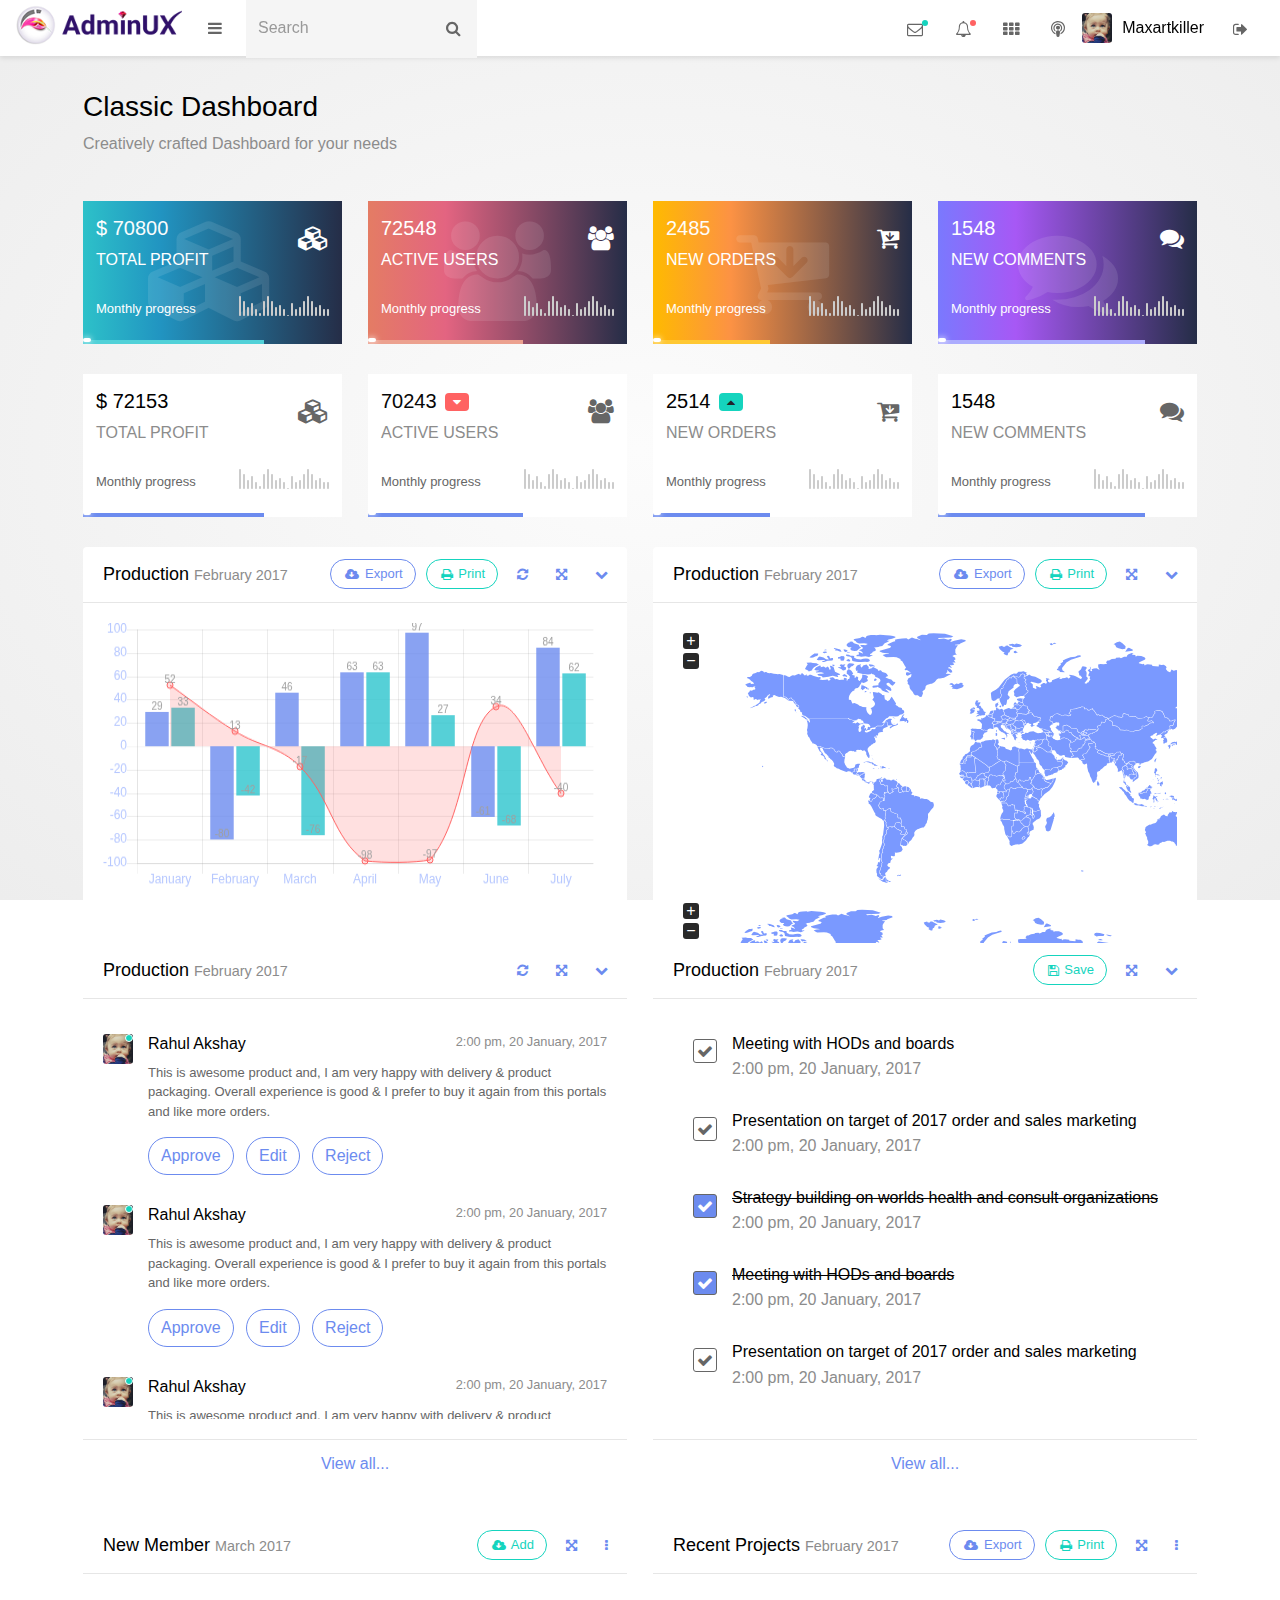
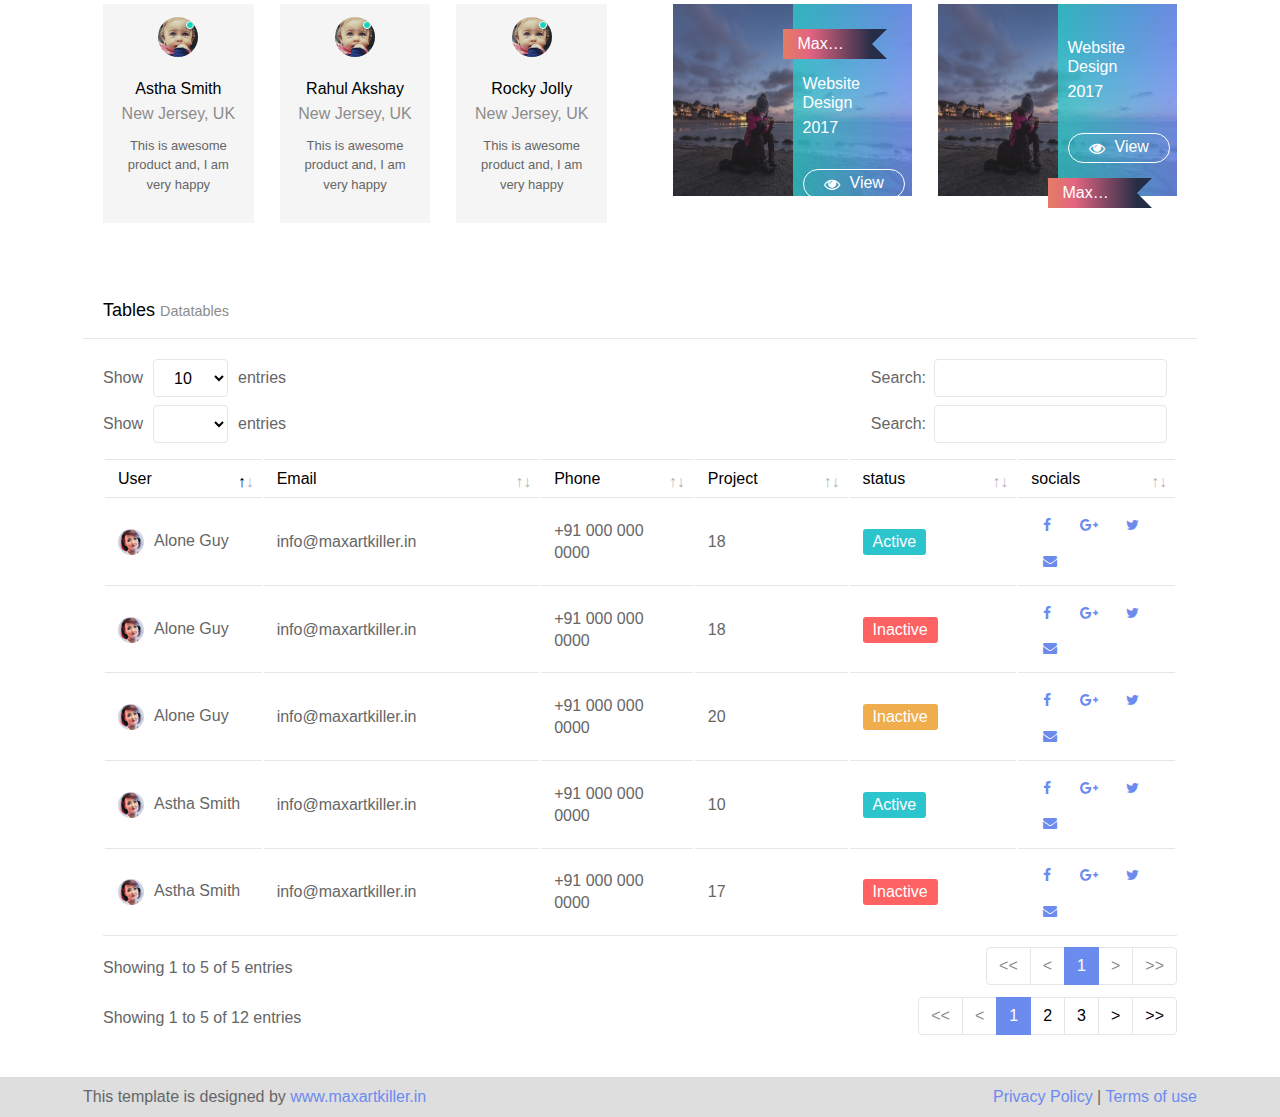
<file: index.html>
<!DOCTYPE html><html lang="en"><head>
<meta charset="utf-8">
<meta name="viewport" content="width=device-width, initial-scale=1, shrink-to-fit=no">
<meta name="description" content="">
<meta name="author" content="">
<link rel="icon" href="favicon.ico">
<title>Adminux by maxartkiller</title>
<!-- Fontawesome icon CSS -->
<link rel="stylesheet" href="css/font-awesome.min.css" type="text/css">

<!-- Bootstrap CSS -->
<link rel="stylesheet" href="css/bootstrap.css" type="text/css">

<!-- DataTables Responsive CSS -->
<link href="css/dataTables.bootstrap4.css" rel="stylesheet">
<link href="css/responsive.dataTables.min.css" rel="stylesheet">

<!-- jvectormap CSS -->
<link href="css/jquery-jvectormap-2.0.3.css" rel="stylesheet">

<!-- Adminux CSS -->
 <link rel="stylesheet" href="css/light_adminux.css" type="text/css">
<style type="text/css">.jqstooltip { position: absolute;left: 0px;top: 0px;visibility: hidden;background: rgb(0, 0, 0) transparent;background-color: rgba(0,0,0,0.6);filter:progid:DXImageTransform.Microsoft.gradient(startColorstr=#99000000, endColorstr=#99000000);-ms-filter: "progid:DXImageTransform.Microsoft.gradient(startColorstr=#99000000, endColorstr=#99000000)";color: white;font: 10px arial, san serif;text-align: left;white-space: nowrap;padding: 5px;border: 1px solid white;z-index: 10000;}.jqsfield { color: white;font: 10px arial, san serif;text-align: left;}</style></head>
<body class="menuclose menuclose-right">
<!-- Page Loader -->
<div class="loader_wrapper align-items-center text-center" style="display: none;">
  <div class="load7 load-wrapper">
    <img src="images/logo.png" alt="" class="loading_img">
    <div class="loader"> Loading... </div>
    <div class="clearfix"></div>
    <br>
    <br>
    <br>
    <br>
    <h4 class="text-white">Petal of Flower</h4>
    <p>Awesome things are getting ready...</p>
  </div>
</div>
<!-- Page Loader Ends -->

<header class="navbar-fixed">
  <nav class="navbar navbar-toggleable-md navbar-inverse bg-faded">
    <div class="sidebar-left"> <a class="navbar-brand imglogo" href="index.html"></a>
      <button class="btn btn-link icon-header mr-sm-2 pull-right menu-collapse"><span class="fa fa-bars"></span></button>
    </div>
    <form class="form-inline mr-sm-2  pull-left search-header hidden-md-down">
      <input class="form-control " type="text" placeholder="Search" id="search_header">
      <button class="btn btn-link icon-header " type="submit"><span class="fa fa-search"></span></button>
    </form>
    <div class="d-flex mr-auto"> &nbsp;</div>
    <ul class="navbar-nav content-right">
      <li class="v-devider"></li>
      <li class="nav-item active">
        <button class="btn btn-link icon-header " data-toggle="dropdown" aria-haspopup="true" aria-expanded="false"><span class="fa fa-envelope-o"></span> <span class="badge-number bg-success"></span></button>
        <div class="dropdown-menu message-container">
          <div class="list-unstyled"> <a href="#" class="media"> <span class="message_userpic"><img class="d-flex" src="images/user-header.png" alt="Generic user image"></span>
            <div class="media-body">
              <h6 class="mt-0 mb-1">Dhananjay Chauhan</h6>
              Cras sit amet nibh libero, in gravida nulla. Nulla vel metus scelerisque ante sollicitudin. </div>
            </a> <a href="#" class="media"> <span class="message_userpic"><img class="d-flex" src="images/user-header.png" alt="Generic user image"></span>
            <div class="media-body">
              <h6 class="mt-0 mb-1">Max Smith</h6>
              Cras sit amet nibh libero, in gravida nulla. Nulla vel metus scelerisque ante sollicitudin. </div>
            </a> <a href="#" class="media"> <span class="message_userpic"><img class="d-flex" src="images/user-header.png" alt="Generic user image"></span>
            <div class="media-body">
              <h6 class="mt-0 mb-1">Astha Smith</h6>
              Cras sit amet nibh libero, in gravida nulla. Nulla vel metus scelerisque ante sollicitudin. </div>
            </a> <a href="#" class="media"> <span class="message_userpic"><img class="d-flex" src="images/user-header.png" alt="Generic user image"></span>
            <div class="media-body">
              <h6 class="mt-0 mb-1">Tommy Cruszii</h6>
              Cras sit amet nibh libero, in gravida nulla. Nulla vel metus scelerisque ante sollicitudin. </div>
            </a> <a href="#" class="media"> <span class="message_userpic"><img class="d-flex" src="images/user-header.png" alt="Generic user image"></span>
            <div class="media-body">
              <h6 class="mt-0 mb-1">Max Smith</h6>
              Cras sit amet nibh libero, in gravida nulla. Nulla vel metus scelerisque ante sollicitudin. </div>
            </a> </div>
        </div>
      </li>
      <li class="nav-item">
        <button class="btn btn-link icon-header badgeCircle" data-toggle="dropdown" aria-haspopup="true" aria-expanded="false"><span class="fa fa-bell-o"></span><span class="badge-number bg-danger"></span></button>
        <div class="dropdown-menu message-container">
          <div class="list-unstyled">
            <div class="media"> <span class="alert-block bg-primary"><span class="fa fa-bullhorn"></span></span>
              <div class="media-body"><b>Max Smith</b> updated post of <b>Astha Smith</b>. Cras sit amet nibh libero, in gravida nulla. Nulla vel metus scelerisque ante sollicitudin.</div>
            </div>
            <div class="media"> <span class="alert-block bg-warning"><span class="fa fa-bell-o"></span></span>
              <div class="media-body"><b>Max Smith</b> updated post of <b>Astha Smith</b>. Cras sit amet nibh libero, in gravida nulla. Nulla vel metus scelerisque ante sollicitudin.</div>
            </div>
            <div class="media"> <span class="alert-block bg-danger"><span class="fa fa-exclamation-triangle"></span></span>
              <div class="media-body"><b>Max Smith</b> updated post of <b>Astha Smith</b>. Cras sit amet nibh libero, in gravida nulla. Nulla vel metus scelerisque ante sollicitudin.</div>
            </div>
            <div class="media">
              <div class="media-body"><b>Max Smith</b> updated post of <b>Astha Smith</b>. Cras sit amet nibh libero, in gravida nulla. Nulla vel metus scelerisque ante sollicitudin.</div>
            </div>
            <div class="media">
              <div class="media-body"><b>Max Smith</b> updated post of <b>Astha Smith</b>. Cras sit amet nibh libero, in gravida nulla. Nulla vel metus scelerisque ante sollicitudin.</div>
            </div>
          </div>
        </div>
      </li>
      <li class="nav-item hidden-xs-down">
        <button class="btn btn-link icon-header " data-toggle="dropdown" aria-haspopup="true" aria-expanded="false"><span class="fa fa-th"></span> </button>
        <div class="dropdown-menu message-container box-links">
          <div class="list-unstyled"> <a href="?#" class="media"> <span class="quick-block "><span class="fa fa-bullhorn"></span></span> </a> <a href="?#" class="media"> <span class="quick-block "><span class="fa fa-bell-o"></span></span> </a> <a href="?#" class="media"> <span class="quick-block "><span class="fa fa-calendar"></span></span> </a> <a href="?#" class="media"> <span class="quick-block "><span class="fa fa-id-card"></span></span> </a> <a href="?#" class="media"> <span class="quick-block "><span class="fa fa-handshake-o"></span></span> </a> <a href="?#" class="media"> <span class="quick-block "><span class="fa fa-camera-retro"></span></span> </a> <a href="?#" class="media"> <span class="quick-block "><span class="fa fa-flask"></span></span> </a> <a href="?#" class="media"> <span class="quick-block "><span class="fa fa-plane"></span></span> </a> <a href="?#" class="media"> <span class="quick-block "><span class="fa fa-pie-chart"></span></span> </a> </div>
        </div>
      </li>
      <li class="v-devider"></li>
      <li class="nav-item "> <a class="btn btn-link icon-header menu-collapse-right" href="#"><span class="fa fa-podcast"></span> </a> </li>
    </ul>
    <div class="sidebar-right pull-right ">
      <ul class="navbar-nav  justify-content-end">
        <li class="nav-item">
          <button class="btn-link btn userprofile" data-toggle="dropdown" aria-haspopup="true" aria-expanded="false"><span class="userpic"><img src="images/user-header.png" alt="user pic"></span> <span class="text">Maxartkiller</span></button>
          <div class="dropdown-menu"> <a class="dropdown-item" href="customerprofile.html">Profile</a> <a class="dropdown-item" href="#">Analytics Report</a>
            <div class="dropdown-divider"></div>
            <a class="dropdown-item" href="#">Setting</a> </div>
        </li>
        <li><a href="sign-in2.html" class="btn btn-link icon-header"><span class="fa fa-sign-out"></span></a></li>
      </ul>
    </div>
  </nav>
</header>
<div class="sidebar-left">
  <div class="user-menu-items">
    <div class="list-unstyled btn-group">
      <button class="media btn btn-link dropdown-toggle" data-toggle="dropdown" aria-haspopup="true" aria-expanded="false"> <span class="message_userpic"><img class="d-flex" src="images/user-header.png" alt="Generic user image"></span> <span class="media-body"> <span class="mt-0 mb-1">Maxartkiller</span> <small>New Jersey, UK.</small> </span> </button>
      <div class="dropdown-menu"> <a class="dropdown-item" href="customerprofile.html">Profile</a> <a class="dropdown-item" href="inbox.html">Mailbox</a> <a class="dropdown-item" href="#">Application</a> <a class="dropdown-item" href="#">Analytics Report</a> <a class="dropdown-item" href="#">Preferances</a>
        <div class="dropdown-divider"></div>
        <a class="dropdown-item" href="#">Setting</a> </div>
    </div>
  </div>
  <br class="show">
  <ul class="nav flex-column in" id="side-menu" style="">
    <li class="title-nav">MENU</li>
    <li class="nav-item "> <a href="javascript:void(0)" class="menudropdown nav-link show">Dashboard<i class="fa fa-angle-down "></i></a>
      <ul class="nav flex-column nav-second-level  in" style="display: block;">
        <li class="nav-item active"><a href="index.html" class="nav-link  active"><i class="fa fa-globe"></i> Menufacturing</a></li>
        <li class="nav-item"><a class="nav-link" href="networking.html"><i class="fa fa-dashboard"></i> Networking</a></li>
        <li class="nav-item"><a class="nav-link" href="entertainment.html"><i class="fa fa-play"></i> Entertainment</a></li>
        <li class="nav-item"><a class="nav-link" href="social.html"><i class="fa fa-bullhorn"></i> Social</a></li>
        <li class="nav-item"><a class="nav-link" href="todo_task.html"><i class="fa fa-check-square-o"></i> ToDo</a></li>
      </ul>
      <!-- /.nav-second-level --> 
    </li>
    <li class="nav-item "> <a href="javascript:void(0)" class="menudropdown nav-link">App Pages<i class="fa fa-angle-down "></i></a>
      <ul class="nav flex-column nav-second-level">
        <li class="in nav-item"><a href="inbox.html" class="nav-link ">Mailbox</a></li>
        <li class="nav-item"><a href="chat.html" class="nav-link ">Chat app</a></li>
<li class="in nav-item"><a href="inbox_full.html" class="nav-link ">Mailbox full</a></li>
        <li class="nav-item"><a href="chat_full.html" class="nav-link ">Chat app full</a></li>
        <li class="nav-item"><a href="file_manager.html" class="nav-link ">File Manager</a></li>
        <li class="nav-item"><a href="javascript:void(0)" class="menudropdown nav-link">Forum Module <span class="badge badge-danger ml-2">New</span> <i class="fa fa-angle-down "></i></a>
          <ul class="nav flex-column nav-third-level">
            <li class="nav-item"><a class="nav-link" href="forum.html">Forum</a></li>
            <li class="nav-item"><a class="nav-link" href="forum_details.html">Forum Deatails</a></li>
            <li class="nav-item"><a class="nav-link" href="forum_topic_details.html">Forum Topic Details</a></li>
          </ul>
          <!-- /.nav-third-level --> 
        </li>
        <li class="nav-item"><a class="nav-link" href="userlist.html">User List</a></li>
        <li class="nav-item"><a class="nav-link" href="socialprofile.html">Social Profile</a></li>
        <li class="nav-item"><a class="nav-link" href="calendar.html">Calendar</a></li>
        <li class="nav-item"><a class="nav-link" href="pricing.html">Pricing</a></li>
        <li class="nav-item"><a class="nav-link" href="services.html">Services</a></li>
        <li class="nav-item"><a class="nav-link" href="gallery.html">Gallery</a></li>
        <li class="nav-item"><a class="nav-link" href="contactus.html">Contact</a></li>
        <li class="nav-item"><a class="nav-link" href="blogs.html">Blogs</a></li>
        <li class="nav-item"><a class="nav-link" href="blogdetails.html">Blog Details</a></li>
      </ul>
      <!-- /.nav-second-level --> 
    </li>
    <li class="nav-item"> <a href="javascript:void(0)" class="menudropdown nav-link">eCommerce <i class="fa fa-angle-down "></i></a>
      <ul class="nav flex-column nav-second-level">
        <li class="nav-item"><a class="nav-link" href="products.html">Products</a></li>
        <li class="nav-item"><a class="nav-link" href="product_details.html">Product Details</a></li>
         
        <li class="nav-item"><a class="nav-link" href="orderstatus.html">Order status</a></li>
        <li class="nav-item"><a class="nav-link" href="checkout.html">Checkout/Cart</a></li>
        <li class="nav-item"><a class="nav-link" href="invoice.html">Invoice 1<sup>st</sup></a></li>
        <li class="nav-item"><a class="nav-link" href="invoice2.html">Invoice 2<sup>nd</sup></a></li>
        <li class="nav-item"><a class="nav-link" href="customerprofile.html">Customer Profile</a></li>
      </ul>
      <!-- /.nav-second-level --> 
    </li>
    <li class="nav-item"> <a href="javascript:void(0)" class="menudropdown nav-link">Other Pages <i class="fa fa-angle-down "></i></a>
      <ul class="nav flex-column nav-second-level">
        <li class="nav-item"><a class="nav-link" href="blank.html">Blank Page</a></li>
        <li class="nav-item"><a href="javascript:void(0)" class="menudropdown nav-link">Sign in <i class="fa fa-angle-down "></i></a>
          <ul class="nav flex-column nav-third-level">
            <li class="nav-item"><a class="nav-link" href="sign-in1.html">Sign in 1</a></li>
            <li class="nav-item"><a class="nav-link" href="sign-in2.html">Sign in 2</a></li>
            <li class="nav-item"><a class="nav-link" href="sign-in3.html">Sign in 3</a></li>
            <li class="nav-item"><a class="nav-link" href="sign-in4.html">Sign in 4</a></li>
            <li class="nav-item"><a class="nav-link" href="sign-in5.html">Sign in 5</a></li>
            <li class="nav-item"><a class="nav-link" href="sign-in6.html">Sign in 6</a></li>
          </ul>
          <!-- /.nav-third-level --> 
        </li>
        <li class="nav-item"><a href="javascript:void(0)" class="menudropdown nav-link">Register <i class="fa fa-angle-down "></i></a>
        <ul class="nav flex-column nav-third-level">
          <li class="nav-item"><a class="nav-link" href="sign-up1.html">Register 1</a></li>
          <li class="nav-item"><a class="nav-link" href="sign-up2.html">Register 2</a></li>
          <li class="nav-item"><a class="nav-link" href="sign-up3.html">Register 3</a></li>
          <li class="nav-item"><a class="nav-link" href="sign-up4.html">Register 4</a></li>
          <li class="nav-item"><a class="nav-link" href="sign-up5.html">Register 5</a></li>
          <li class="nav-item"><a class="nav-link" href="sign-up6.html">Register 6</a></li>
        </ul>
        <!-- /.nav-third-level --> 
      </li>
      <li class="nav-item"><a href="javascript:void(0)" class="menudropdown nav-link">Reset Password <i class="fa fa-angle-down "></i></a>
        <ul class="nav flex-column nav-third-level">
          <li class="nav-item"><a class="nav-link" href="reset_password1.html">Reset Password 1</a></li>
          <li class="nav-item"><a class="nav-link" href="reset_password2.html">Reset Password 2</a></li>
          <li class="nav-item"><a class="nav-link" href="reset_password3.html">Reset Password 3</a></li>
          <li class="nav-item"><a class="nav-link" href="reset_password4.html">Reset Password 4</a></li>
        </ul>
        <!-- /.nav-third-level --> 
      </li>
        <li class="nav-item"><a href="javascript:void(0)" class="menudropdown nav-link">Lock<i class="fa fa-angle-down "></i></a>
          <ul class="nav flex-column nav-third-level">
            <li class="nav-item"><a class="nav-link" href="lock1.html">Lock 1</a></li>
            <li class="nav-item"><a class="nav-link" href="lock2.html">Lock 2</a></li>
            <li class="nav-item"><a class="nav-link" href="lock3.html">Lock 3</a></li>
            <li class="nav-item"><a class="nav-link" href="lock4.html">Lock 4</a></li>
            <li class="nav-item"><a class="nav-link" href="lock5.html">Lock 5</a></li>
            <li class="nav-item"><a class="nav-link" href="lock6.html">Lock 6</a></li>
          </ul>
          <!-- /.nav-third-level --> 
        </li>
        <li class="nav-item"><a class="nav-link" href="404.html">404 1<sup>st</sup></a></li>
        <li class="nav-item"><a class="nav-link" href="404_2.html">404 2<sup>nd</sup></a></li>
        <li class="nav-item"><a class="nav-link" href="500.html">500 1<sup>st</sup></a></li>
        <li class="nav-item"><a class="nav-link" href="500_2.html">500 2<sup>nd</sup></a></li>
        <li class="nav-item"><a class="nav-link" href="searchresult.html">Search Result</a></li>
        <li class="nav-item"><a class="nav-link" href="faqs.html">FAQs</a></li>
        <li class="nav-item"><a class="nav-link" href="commingsoon.html">Coming Soon 1<sup>st</sup></a></li>
        <li class="nav-item"><a class="nav-link" href="commingsoon2.html">Coming Soon 2<sup>nd</sup></a></li>
        <li class="nav-item"><a class="nav-link" href="commingsoon3.html">Coming Soon 3<sup>rd</sup></a></li>
        <li class="nav-item"><a class="nav-link" href="cookie.html">Cookie</a></li>
      </ul>
      <!-- /.nav-second-level --> 
    </li>
    <li class="nav-item"> <a href="javascript:void(0)" class="menudropdown nav-link">Charts &amp; Maps<i class="fa fa-angle-down "></i></a>
      <ul class="nav flex-column nav-second-level">
        <li class="nav-item"><a class="nav-link" href="flotjs.html">Flot Charts</a> </li>
        <li class="nav-item"><a class="nav-link" href="morrisjs.html">Morris.js Charts</a></li>
        <li class="nav-item"><a class="nav-link" href="chartjs.html">Chart.js Charts</a></li>
        <li class="nav-item"><a class="nav-link" href="amchart.html">amCharts</a></li>
        <li class="nav-item"><a class="nav-link" href="jvectormap.html">jVectormap</a></li>
        <li class="nav-item"><a class="nav-link" href="googlemap.html">Google map 1<sup>st</sup></a></li>
        <li class="nav-item"><a class="nav-link" href="google_map_half.html">Google map 2<sup>nd</sup></a></li>
      </ul>
      <!-- /.nav-second-level --> 
    </li>
    <li class="nav-item"> <a href="javascript:void(0)" class="menudropdown nav-link">Landing pages <span class="badge badge-primary ml-2">Free</span> <i class="fa fa-angle-down "></i></a>
      <ul class="nav flex-column nav-second-level">
        <li class="nav-item"><a class="nav-link" href="../landing_pages/landing1.html" target="_blank">Font-end 1</a></li>
        <li class="nav-item"><a class="nav-link" href="../landing_pages/landing2.html" target="_blank">Font-end 2</a></li>
        <li class="nav-item"><a class="nav-link" href="../landing_pages/landing3.html" target="_blank">Font-end 3</a></li>
        <li class="nav-item"><a class="nav-link" href="../landing_pages/landing4.html" target="_blank">Font-end 4</a></li>
      </ul>
    </li>
    <li class="nav-item "> <a href="javascript:void(0)" class="menudropdown nav-link">Layout<i class="fa fa-angle-down "></i></a>
      <ul class="nav flex-column nav-second-level">
        <li class="in nav-item"><a href="left-menu-only.html" class="nav-link ">Left Sidebar only</a></li>
         <li class="in nav-item"><a href="fixedheader.html" class="nav-link ">Fixed Header</a></li>
        <li class="in nav-item"><a href="scrollheader.html" class="nav-link ">Hide Header</a></li>
        <li class="in nav-item"><a href="boxedlayout.html" class="nav-link ">Boxed Page</a></li>
        <li class="in nav-item"><a href="boxedlayout_fixed_header.html" class="nav-link ">Boxed + Header fix</a></li>
        <li class="in nav-item"><a href="horizontalnav.html" class="nav-link ">Horizontal Menu</a></li>
        <li class="in nav-item"><a href="rounded.html" class="nav-link ">More Rounded</a></li>
        <li class="in nav-item"><a href="rtl_read.html" class="nav-link ">RTL</a></li>
      </ul>
      <!-- /.nav-second-level --> 
    </li>
    <li class="nav-item "> <a href="javascript:void(0)" class="menudropdown nav-link">Icons <span class="badge badge-danger ml-2">New</span> <i class="fa fa-angle-down "></i></a>
      <ul class="nav flex-column nav-second-level ">
        <li class="nav-item"><a class="nav-link" href="icons.html">Font awesome</a></li>
        <li class="nav-item"><a class="nav-link" href="icon_themify.html">Themify icons</a></li>
        <li class="nav-item"><a class="nav-link" href="icon_weather.html">Weather icons</a></li>
        <li class="nav-item"><a class="nav-link" href="flags.html">Flags icons</a></li>
      </ul>
      <!-- /.nav-second-level --> 
    </li>
    <li class="nav-item"> <a href="javascript:void(0)" class="nav-link menudropdown">Controls Library <i class="fa fa-angle-down "></i></a>
      <ul class="nav flex-column nav-second-level">
        <li class="nav-item"><a class="nav-link" href="wizards.html">Wizards</a></li>
        <li class="nav-item"><a class="nav-link" href="timeline.html">Timeline</a></li>
        <li class="nav-item"><a class="nav-link" href="cards.html">Cards</a></li>
        <li class="nav-item"><a class="nav-link" href="accordion.html">Accordion</a></li>
        <li class="nav-item"><a class="nav-link" href="Tabs.html">Tabs</a></li>
        <li class="nav-item"><a class="nav-link" href="buttons.html">Buttons</a></li>
        <li class="nav-item"><a class="nav-link" href="alerts_notes.html">Alerts and Notes</a></li>
        <li class="nav-item"><a class="nav-link" href="breadcrumb.html">BreadCrumb</a></li>
        <li class="nav-item"><a class="nav-link" href="modal.html">Modal</a></li>
        <li class="nav-item"><a class="nav-link" href="popover.html">Popover</a></li>
        <li class="nav-item"><a class="nav-link" href="typography.html">Typography</a></li>
        <li class="nav-item"><a class="nav-link" href="grid.html">Grid</a></li>
        <li class="nav-item"><a class="nav-link" href="progressbar.html">Progress bar</a></li>
        <li class="nav-item"><a class="nav-link" href="rangeslider.html">Range Slider</a></li>
        <li class="nav-item"><a class="nav-link" href="dropdown.html">Dropdown</a></li>
      </ul>
      <!-- /.nav-second-level --> 
    </li>
    <li class="nav-item"> <a href="javascript:void(0)" class="nav-link menudropdown">Advance Controls<span class="badge badge-danger ml-2">New</span> <i class="fa fa-angle-down "></i></a>
      <ul class="nav flex-column nav-second-level">
        <li class="nav-item"><a class="nav-link" href="multiselect.html">Multi Select</a></li>
        <li class="nav-item"><a class="nav-link" href="picker.html">Picker</a></li>
        <li class="nav-item"><a class="nav-link" href="clipboard.html">Clipboard</a></li>
        <li class="nav-item"><a class="nav-link" href="autocomplete.html">Autocomplete</a></li>
        <li class="nav-item"><a class="nav-link" href="switch.html">Switch</a></li>
        <li class="nav-item"><a class="nav-link" href="contextmenu.html">Context Menu</a></li>
        <li class="nav-item"><a class="nav-link" href="ckeditor.html">ckeditor</a></li>
        <li class="nav-item"><a class="nav-link" href="notifications.html">Toast Message</a></li>
        <li class="nav-item"><a class="nav-link" href="treeview.html">Tree View</a></li>
        <li class="nav-item"><a class="nav-link" href="dragable.html">Dragable/Sortable</a></li>
        <li class="nav-item"><a class="nav-link" href="tour_intro.html">Tour/Intro</a></li>
        <li class="nav-item"><a class="nav-link" href="loaders.html">Loaders</a></li>
        <li class="nav-item"><a class="nav-link" href="dropzone.html">Dropzone js</a></li>
      </ul>
      <!-- /.nav-second-level --> 
    </li>
      
    <li class="nav-item"> <a href="javascript:void(0)" class="nav-link menudropdown">Classic Forms<span class="badge badge-success ml-2">Trending</span> <i class="fa fa-angle-down "></i></a>
      <ul class="nav flex-column nav-second-level">
        <li class="nav-item"><a class="nav-link" href="form_credit_card2.html">Crefit Card Form</a></li>
        <li class="nav-item"><a class="nav-link" href="form_credit_card.html">Crefit Card Form 2</a></li>
        <li class="nav-item"><a class="nav-link" href="form_donation.html">Donation Form</a></li>
        <li class="nav-item"><a class="nav-link" href="form_authorization.html">Authority Form</a></li>
        <li class="nav-item"><a class="nav-link" href="form_employee_review.html">Employee review Form</a></li>
        <li class="nav-item"><a class="nav-link" href="form_profile_info.html">Profile Form</a></li>
        <li class="nav-item"><a class="nav-link" href="form_survay_review.html">Survay Form</a></li>
        <li class="nav-item"><a class="nav-link" href="form_booking.html">Booking Form</a></li>
      </ul>
      <!-- /.nav-second-level --> 
    </li>
      
    <li class="title-nav">
      <hr>
    </li>
    <li class="title-nav">icon + MENU</li>
    <li class="nav-item"> <a class="nav-link" href="tables.html"><i class="fa fa-table left-icon square"></i>Tables</a> </li>
    <li class="nav-item"> <a class="nav-link" href="datatables.html"><i class="fa fa-th left-icon square"></i>DataTables</a> </li>
    <li class="nav-item"> <a class="nav-link" href="footable.html"><i class="fa fa-file-o left-icon circle"></i>FooTables</a> </li>
    <li class="nav-item"> <a class="nav-link" href="forms.html"><i class="fa fa-file-o left-icon circle"></i>Forms</a> </li>
    <li class="nav-item"> <a href="javascript:void(0)" class="nav-link menudropdown ">Multi-Level Dropdown<i class="fa fa-angle-down "></i></a>
      <ul class="nav flex-column nav-second-level">
        <li class="nav-item"><a class="nav-link" href="javascript:void(0)">Second Level Item</a> </li>
        <li class="nav-item"><a class="nav-link" href="javascript:void(0)">Second Level Item</a> </li>
        <!-- .nav-third-level menudropdown2 -->
        <li class="nav-item"><a href="javascript:void(0)" class="menudropdown nav-link">Third Level <i class="fa fa-angle-down "></i></a>
          <ul class="nav flex-column nav-third-level">
            <li class="nav-item"><a class="nav-link" href="javascript:void(0)">Third Level Item</a> </li>
            <li class="nav-item"><a class="nav-link" href="javascript:void(0)">Third Level Item</a> </li>
            <li class="nav-item"><a class="nav-link" href="javascript:void(0)">Third Level Item</a> </li>
            <li class="nav-item"><a class="nav-link" href="javascript:void(0)">Third Level Item</a> </li>
          </ul>
          <!-- /.nav-third-level --> 
        </li>
      </ul>
      <!-- /.nav-second-level --> 
    </li>
  </ul>
  <hr>
  <ul class="nav flex-column in">
    <li class="title-nav">Activity States</li>
    <li class="nav-item "><a href="#" class="nav-link"><span><span class="dynamicsparkline2"><canvas width="201" height="60" style="display: inline-block; width: 201px; height: 60px; vertical-align: top;"></canvas></span> </span><br>
      Daily activity</a></li>
  </ul>
  <hr>
  <ul class="nav flex-column in">
    <li class="title-nav">Next Meeting</li>
    <li class="nav-item "> 
<div class="nav-link">
    <h5>12:30 PM, Today <span class="fa fa-bell-o pull-right"></span></h5>
    <span class="meeting-subject">Agenda: Team mnufacturing review meeting. Board Compulsory</span> 
    <div class="">
      <button class="btn btn-outline-success btn-round mr-sm-2">Snooz</button>
      <button class="btn btn-outline-danger btn-round ">Dismiss</button>
    </div>
    </div>
  </li>
  </ul>
  <br>
  <br>
</div>
<div class="wrapper-content">
  <div class="container">
    <div class="row  align-items-center justify-content-between">
      <div class="col-11 col-sm-12 page-title">
        <h3>Classic Dashboard</h3>
        <p>Creatively crafted Dashboard for your needs</p>
      </div>
    </div>
    <div class="row">
      <div class="col-md-8 col-lg-8 col-xl-4">
        <div class="activity-block success">
          <div class="media">
            <div class="media-body">
              <h5>$ <span class="spincreament" style="opacity: 1;">72548</span></h5>
              <p>Total Profit</p>
            </div>
            <i class="fa fa-cubes"></i> </div>
          <br>
          <div class="media">
            <div class="media-body"><span class="progress-heading">Monthly progress</span></div>
            <span><span class="dynamicsparkline"><canvas width="90" height="20" style="display: inline-block; width: 90px; height: 20px; vertical-align: top;"></canvas></span> </span> </div>
          <div class="row">
            <div class="progress ">
              <div class="progress-bar" role="progressbar" aria-valuenow="0" aria-valuemin="0" aria-valuemax="100" style="width: 70%;"><span class="trackerball"></span></div>
            </div>
          </div>
          <i class="bg-icon text-center fa fa-cubes"></i> </div>
      </div>
      <div class="col-md-8 col-lg-8 col-xl-4">
        <div class="activity-block danger">
          <div class="media">
            <div class="media-body">
              <h5><span class="spincreament" style="opacity: 1;">72548</span></h5>
              <p>Active Users</p>
            </div>
            <i class="fa fa-users"></i> </div>
          <br>
          <div class="media">
            <div class="media-body"><span class="progress-heading">Monthly progress</span></div>
            <span><span class="dynamicsparkline"><canvas width="90" height="20" style="display: inline-block; width: 90px; height: 20px; vertical-align: top;"></canvas></span> </span> </div>
          <div class="row">
            <div class="progress ">
              <div class="progress-bar" role="progressbar" aria-valuenow="0" aria-valuemin="0" aria-valuemax="100" style="width: 60%;"><span class="trackerball"></span></div>
            </div>
          </div>
          <i class="bg-icon text-center fa fa-users"></i> </div>
      </div>
      <div class="col-md-8 col-lg-8 col-xl-4">
        <div class="activity-block warning">
          <div class="media">
            <div class="media-body">
              <h5><span class="spincreament" style="opacity: 1;">2548</span></h5>
              <p>New Orders</p>
            </div>
            <i class="fa fa-cart-arrow-down"></i> </div>
          <br>
          <div class="media">
            <div class="media-body"><span class="progress-heading">Monthly progress</span></div>
            <span><span class="dynamicsparkline"><canvas width="90" height="20" style="display: inline-block; width: 90px; height: 20px; vertical-align: top;"></canvas></span> </span> </div>
          <div class="row">
            <div class="progress ">
              <div class="progress-bar" role="progressbar" aria-valuenow="0" aria-valuemin="0" aria-valuemax="100" style="width: 45%;"><span class="trackerball"></span></div>
            </div>
          </div>
          <i class="bg-icon text-center fa fa-cart-arrow-down"></i> </div>
      </div>
      <div class="col-md-8 col-lg-8 col-xl-4">
        <div class="activity-block primary">
          <div class="media">
            <div class="media-body">
              <h5><span class="spincreament" style="opacity: 1;">1548</span></h5>
              <p>New Comments</p>
            </div>
            <i class="fa fa-comments"></i> </div>
          <br>
          <div class="media">
            <div class="media-body"><span class="progress-heading">Monthly progress</span></div>
            <span><span class="dynamicsparkline"><canvas width="90" height="20" style="display: inline-block; width: 90px; height: 20px; vertical-align: top;"></canvas></span> </span> </div>
          <div class="row">
            <div class="progress ">
              <div class="progress-bar" role="progressbar" aria-valuenow="0" aria-valuemin="0" aria-valuemax="100" style="width: 80%;"><span class="trackerball"></span></div>
            </div>
          </div>
          <i class="bg-icon text-center fa fa-comments"></i> </div>
      </div>
    </div>
    <div class="row">
      <div class="col-md-8 col-lg-8 col-xl-4">
        <div class="activity-block">
          <div class="media">
            <div class="media-body">
              <h5>$ <span class="spincreament" style="opacity: 1;">72548</span></h5>
              <p>Total Profit</p>
            </div>
            <i class="fa fa-cubes"></i> </div>
          <br>
          <div class="media">
            <div class="media-body"><span class="progress-heading">Monthly progress</span></div>
            <span><span class="dynamicsparkline"><canvas width="90" height="20" style="display: inline-block; width: 90px; height: 20px; vertical-align: top;"></canvas></span> </span> </div>
          <div class="row">
            <div class="progress ">
              <div class="progress-bar" role="progressbar" aria-valuenow="0" aria-valuemin="0" aria-valuemax="100" style="width: 70%;"><span class="trackerball"></span></div>
            </div>
          </div>
        </div>
      </div>
      <div class="col-md-8 col-lg-8 col-xl-4">
        <div class="activity-block">
          <div class="media">
            <div class="media-body">
              <h5><span class="spincreament" style="opacity: 1;">72548</span><span class="badge badge-danger ml-2 "><i class="fa fa-caret-down"></i></span></h5>
              <p>Active Users</p>
            </div>
            <i class="fa fa-users"></i> </div>
          <br>
          <div class="media">
            <div class="media-body"><span class="progress-heading">Monthly progress</span></div>
            <span><span class="dynamicsparkline"><canvas width="90" height="20" style="display: inline-block; width: 90px; height: 20px; vertical-align: top;"></canvas></span> </span> </div>
          <div class="row">
            <div class="progress ">
              <div class="progress-bar" role="progressbar" aria-valuenow="0" aria-valuemin="0" aria-valuemax="100" style="width: 60%;"><span class="trackerball"></span></div>
            </div>
          </div>
        </div>
      </div>
      <div class="col-md-8 col-lg-8 col-xl-4">
        <div class="activity-block">
          <div class="media">
            <div class="media-body">
              <h5><span class="spincreament" style="opacity: 1;">2548</span><span class="badge badge-success ml-2 "><i class="fa fa-caret-up"></i></span></h5>
              <p>New Orders</p>
            </div>
            <i class="fa fa-cart-arrow-down"></i> </div>
          <br>
          <div class="media">
            <div class="media-body"><span class="progress-heading">Monthly progress</span></div>
            <span><span class="dynamicsparkline"><canvas width="90" height="20" style="display: inline-block; width: 90px; height: 20px; vertical-align: top;"></canvas></span> </span> </div>
          <div class="row">
            <div class="progress ">
              <div class="progress-bar" role="progressbar" aria-valuenow="0" aria-valuemin="0" aria-valuemax="100" style="width: 45%;"><span class="trackerball"></span></div>
            </div>
          </div>
        </div>
      </div>
      <div class="col-md-8 col-lg-8 col-xl-4">
        <div class="activity-block">
          <div class="media">
            <div class="media-body">
              <h5><span class="spincreament" style="opacity: 1;">1548</span></h5>
              <p>New Comments</p>
            </div>
            <i class="fa fa-comments"></i> </div>
          <br>
          <div class="media">
            <div class="media-body"><span class="progress-heading">Monthly progress</span></div>
            <span><span class="dynamicsparkline"><canvas width="90" height="20" style="display: inline-block; width: 90px; height: 20px; vertical-align: top;"></canvas></span> </span> </div>
          <div class="row">
            <div class="progress ">
              <div class="progress-bar" role="progressbar" aria-valuenow="0" aria-valuemin="0" aria-valuemax="100" style="width: 80%;"><span class="trackerball"></span></div>
            </div>
          </div>
        </div>
      </div>
    </div>
    <div class="row">
      <div class="col-md-16 col-lg-8 col-xl-8">
        <div class="card full-screen-container">
          <div class="card-header align-items-start justify-content-between flex">
            <h5 class="card-title  pull-left">Production <small>February 2017</small></h5>
            <ul class="nav nav-pills card-header-pills pull-right">
              <li class="nav-item">
                <button class="btn btn-sm btn-outline-primary btn-round"><i class="fa fa-cloud-download"></i> <span class="text">Export</span></button>
              </li>
              <li class="nav-item">
                <button class="btn btn-sm btn-outline-success btn-round"><i class="fa fa-print"></i> <span class="text">Print</span></button>
              </li>
              <li class="nav-item">
                <button class="btn btn-sm btn-link btn-round" id="randomizeData"><i class="fa fa-refresh"></i></button>
              </li>
              <li class="nav-item">
                <button class="btn btn-sm btn-link btn-round fullscreen-btn"><i class="fa fa-arrows-alt"></i></button>
              </li>
              <li class="nav-item">
                <button class="btn btn-sm btn-link btn-round" data-toggle="dropdown" aria-haspopup="true" aria-expanded="false"><i class="fa fa-chevron-down"></i></button>
                <div class="dropdown-menu"> <a class="dropdown-item" href="#">Setting</a> <a class="dropdown-item" href="#">Edit</a>
                  <div class="dropdown-divider"></div>
                  <a class="dropdown-item" href="#">Close this</a> </div>
              </li>
            </ul>
          </div>
          <div class="card-body"><iframe class="chartjs-hidden-iframe" tabindex="-1" style="display: block; overflow: hidden; border: 0px; margin: 0px; inset: 0px; height: 100%; width: 100%; position: absolute; pointer-events: none; z-index: -1;"></iframe>
            <canvas id="mixedchartjs" width="654" height="327" style="display: block;"></canvas>
          </div>
        </div>
      </div>
      <div class="col-md-16 col-lg-8 col-xl-8">
        <div class="card full-screen-container">
          <div class="card-header align-items-start justify-content-between flex">
            <h5 class="card-title  pull-left">Production <small>February 2017</small></h5>
            <ul class="nav nav-pills card-header-pills pull-right">
              <li class="nav-item">
                <button class="btn btn-sm btn-outline-primary btn-round"><i class="fa fa-cloud-download"></i> <span class="text">Export</span></button>
              </li>
              <li class="nav-item">
                <button class="btn btn-sm btn-outline-success btn-round"><i class="fa fa-print"></i> <span class="text">Print</span></button>
              </li>
              <li class="nav-item">
                <button class="btn btn-sm btn-link btn-round fullscreen-btn"><i class="fa fa-arrows-alt"></i></button>
              </li>
              <li class="nav-item">
                <button class="btn btn-sm btn-link btn-round" data-toggle="dropdown" aria-haspopup="true" aria-expanded="false"><i class="fa fa-chevron-down"></i></button>
                <div class="dropdown-menu"> <a class="dropdown-item" href="#"><i class="fa fa-calendar mr-2"></i>Quarter 1</a> <a class="dropdown-item" href="#"><i class="fa fa-calendar mr-2"></i>Quarter 2</a> <a class="dropdown-item" href="#"><i class="fa fa-calendar mr-2"></i>Quarter 3</a> <a class="dropdown-item" href="#"><i class="fa fa-calendar mr-2"></i>Quarter 4</a> </div>
              </li>
            </ul>
          </div>
          <div class="card-body">
            <div class="worldmap " id="mapwrap"><div class="jvectormap-container" style="background-color: rgb(80, 80, 80);"><svg width="634" height="250"><defs></defs><g transform="scale(0.5672712051204231) translate(108.81560202356071, 0)"><path d="M651.84,230.21l-0.6,-2.0l-1.36,-1.71l-2.31,-0.11l-0.41,0.48l0.2,0.94l-0.53,0.99l-0.72,-0.36l-0.68,0.35l-1.2,-0.36l-0.37,-2.0l-0.81,-1.86l0.39,-1.46l-0.22,-0.47l-1.14,-0.53l0.29,-0.5l1.48,-0.94l0.03,-0.65l-1.55,-1.22l0.55,-1.14l1.61,0.94l1.04,0.15l0.18,1.54l0.34,0.35l5.64,0.63l-0.84,1.64l-1.22,0.34l-0.77,1.51l0.07,0.47l1.37,1.37l0.67,-0.19l0.42,-1.39l1.21,3.84l-0.03,1.21l-0.33,-0.15l-0.4,0.28Z" data-code="BD" fill="#7a99ff" fill-opacity="1" stroke="none" stroke-width="0" stroke-opacity="1" fill-rule="evenodd" class="jvectormap-region jvectormap-element"></path><path d="M429.29,144.05l1.91,0.24l2.1,-0.63l2.63,1.99l-0.21,1.66l-0.69,0.4l-0.18,1.2l-1.66,-1.13l-1.39,0.15l-2.73,-2.7l-1.17,-0.18l-0.16,-0.52l1.54,-0.5Z" data-code="BE" fill="#7a99ff" fill-opacity="1" stroke="none" stroke-width="0" stroke-opacity="1" fill-rule="evenodd" class="jvectormap-region jvectormap-element"></path><path d="M421.42,247.64l-0.11,0.95l0.34,1.16l1.4,1.71l0.07,1.1l0.32,0.37l2.55,0.51l-0.04,1.28l-0.38,0.53l-1.07,0.21l-0.72,1.18l-0.63,0.21l-3.22,-0.25l-0.94,0.39l-5.4,-0.05l-0.39,0.38l0.16,2.73l-1.23,-0.43l-1.17,0.1l-0.89,0.57l-2.27,-1.72l-0.13,-1.11l0.61,-0.96l0.02,-0.93l1.87,-1.98l0.44,-1.81l0.43,-0.39l1.28,0.26l1.05,-0.52l0.47,-0.73l1.84,-1.09l0.55,-0.83l2.2,-1.0l1.15,-0.3l0.72,0.45l1.13,-0.01Z" data-code="BF" fill="#7a99ff" fill-opacity="1" stroke="none" stroke-width="0" stroke-opacity="1" fill-rule="evenodd" class="jvectormap-region jvectormap-element"></path><path d="M491.65,168.18l-0.86,0.88l-0.91,2.17l0.48,1.34l-1.6,-0.24l-2.55,0.95l-0.28,1.51l-1.8,0.22l-2.0,-1.0l-1.92,0.79l-1.42,-0.07l-0.15,-1.63l-1.05,-0.97l0.0,-0.8l1.2,-1.57l0.01,-0.56l-1.14,-1.23l-0.05,-0.94l0.88,0.97l0.88,-0.2l1.91,0.47l3.68,0.16l1.42,-0.81l2.72,-0.66l2.55,1.24Z" data-code="BG" fill="#7a99ff" fill-opacity="1" stroke="none" stroke-width="0" stroke-opacity="1" fill-rule="evenodd" class="jvectormap-region jvectormap-element"></path><path d="M463.49,163.65l2.1,0.5l1.72,-0.03l1.52,0.68l-0.36,0.78l0.08,0.45l1.04,1.02l-0.25,0.98l-1.81,1.15l-0.38,1.38l-1.67,-0.87l-0.89,-1.2l-2.11,-1.83l-1.63,-2.22l0.23,-0.57l0.48,0.38l0.55,-0.06l0.43,-0.51l0.94,-0.06Z" data-code="BA" fill="#7a99ff" fill-opacity="1" stroke="none" stroke-width="0" stroke-opacity="1" fill-rule="evenodd" class="jvectormap-region jvectormap-element"></path><path d="M707.48,273.58l0.68,-0.65l1.41,-0.91l-0.15,1.63l-0.81,-0.05l-0.61,0.58l-0.53,-0.6Z" data-code="BN" fill="#7a99ff" fill-opacity="1" stroke="none" stroke-width="0" stroke-opacity="1" fill-rule="evenodd" class="jvectormap-region jvectormap-element"></path><path d="M263.83,340.69l-3.09,-0.23l-0.38,0.23l-0.7,1.52l-1.31,-1.53l-3.28,-0.64l-2.37,2.4l-1.31,0.26l-0.88,-3.26l-1.3,-2.86l0.74,-2.37l-0.13,-0.43l-1.2,-1.01l-0.37,-1.89l-1.08,-1.55l1.45,-2.56l-0.96,-2.33l0.47,-1.06l-0.34,-0.73l0.91,-1.32l0.16,-3.84l0.5,-1.18l-1.81,-3.41l2.46,0.07l0.8,-0.85l3.4,-1.91l2.66,-0.35l-0.19,1.38l0.3,1.07l-0.05,1.97l2.72,2.27l2.88,0.49l0.89,0.86l1.79,0.58l0.98,0.7l1.71,0.05l1.17,0.61l0.6,2.7l-0.7,0.54l0.96,2.99l0.37,0.28l4.3,0.1l-0.25,1.2l0.27,1.02l1.43,0.9l0.5,1.35l-0.41,1.86l-0.65,1.08l0.12,1.35l-2.69,-1.65l-2.4,-0.03l-4.36,0.76l-1.49,2.5l-0.11,1.52l-0.75,2.37Z" data-code="BO" fill="#7a99ff" fill-opacity="1" stroke="none" stroke-width="0" stroke-opacity="1" fill-rule="evenodd" class="jvectormap-region jvectormap-element"></path><path d="M781.12,166.87l1.81,0.68l1.62,-0.97l0.39,2.42l-3.35,0.75l-2.23,2.88l-3.63,-1.9l-0.56,0.2l-1.26,3.05l-2.16,0.03l-0.29,-2.51l1.08,-2.03l2.45,-0.16l0.37,-0.33l1.25,-5.94l2.47,2.71l2.03,1.12ZM773.56,187.34l-0.91,2.22l0.37,1.52l-1.14,1.75l-3.02,1.26l-4.58,0.27l-3.34,3.01l-1.25,-0.8l-0.09,-1.9l-0.46,-0.38l-4.35,0.62l-3.0,1.32l-2.85,0.05l-0.37,0.27l0.13,0.44l2.32,1.89l-1.54,4.34l-1.26,0.9l-0.79,-0.7l0.56,-2.27l-0.21,-0.45l-1.47,-0.75l-0.74,-1.4l2.12,-0.84l1.26,-1.7l2.45,-1.42l1.83,-1.91l4.78,-0.81l2.6,0.57l0.44,-0.21l2.39,-4.66l1.29,1.06l0.5,0.01l5.1,-4.02l1.69,-3.73l-0.38,-3.4l0.9,-1.61l2.14,-0.44l1.23,3.72l-0.07,2.18l-2.23,2.84l-0.04,3.16ZM757.78,196.26l0.19,0.56l-1.01,1.21l-1.16,-0.68l-1.28,0.65l-0.69,1.45l-1.02,-0.5l0.01,-0.93l1.14,-1.38l1.57,0.14l0.85,-0.98l1.4,0.46Z" data-code="JP" fill="#7a99ff" fill-opacity="1" stroke="none" stroke-width="0" stroke-opacity="1" fill-rule="evenodd" class="jvectormap-region jvectormap-element"></path><path d="M495.45,295.49l-1.08,-2.99l1.14,-0.11l0.64,-1.19l0.76,0.09l0.65,1.83l-2.1,2.36Z" data-code="BI" fill="#7a99ff" fill-opacity="1" stroke="none" stroke-width="0" stroke-opacity="1" fill-rule="evenodd" class="jvectormap-region jvectormap-element"></path><path d="M429.57,255.75l-0.05,0.8l0.5,1.34l-0.42,0.86l0.17,0.79l-1.81,2.12l-0.57,1.76l-0.08,5.42l-1.41,0.2l-0.48,-1.36l0.11,-5.71l-0.52,-0.7l-0.2,-1.35l-1.48,-1.48l0.21,-0.9l0.89,-0.43l0.42,-0.92l1.27,-0.36l1.22,-1.34l0.61,-0.0l1.62,1.24Z" data-code="BJ" fill="#7a99ff" fill-opacity="1" stroke="none" stroke-width="0" stroke-opacity="1" fill-rule="evenodd" class="jvectormap-region jvectormap-element"></path><path d="M650.32,213.86l0.84,0.71l-0.12,1.1l-3.76,-0.11l-1.57,0.4l-1.93,-0.87l1.48,-1.96l1.13,-0.57l1.63,0.57l1.33,0.08l0.99,0.65Z" data-code="BT" fill="#7a99ff" fill-opacity="1" stroke="none" stroke-width="0" stroke-opacity="1" fill-rule="evenodd" class="jvectormap-region jvectormap-element"></path><path d="M228.38,239.28l-0.8,0.4l-2.26,-1.06l0.84,-0.23l2.14,0.3l1.17,0.56l-1.08,0.03Z" data-code="JM" fill="#7a99ff" fill-opacity="1" stroke="none" stroke-width="0" stroke-opacity="1" fill-rule="evenodd" class="jvectormap-region jvectormap-element"></path><path d="M483.92,330.07l2.27,4.01l2.83,2.86l0.96,0.31l0.78,2.43l2.13,0.61l1.02,0.76l-3.0,1.64l-2.32,2.02l-1.54,2.69l-1.52,0.45l-0.64,1.94l-1.34,0.52l-1.85,-0.12l-1.21,-0.74l-1.35,-0.3l-1.22,0.62l-0.75,1.37l-2.31,1.9l-1.4,0.21l-0.35,-0.59l0.16,-1.75l-1.48,-2.54l-0.62,-0.43l-0.0,-7.1l2.08,-0.08l0.39,-0.4l0.07,-8.9l5.19,-0.93l0.8,0.89l0.51,0.07l1.5,-0.95l2.21,-0.49Z" data-code="BW" fill="#7a99ff" fill-opacity="1" stroke="none" stroke-width="0" stroke-opacity="1" fill-rule="evenodd" class="jvectormap-region jvectormap-element"></path><path d="M259.98,275.05l3.24,0.7l0.65,-0.53l4.55,-1.32l1.08,-1.06l-0.02,-0.63l0.55,-0.05l0.28,0.28l-0.26,0.87l0.22,0.48l0.73,0.32l0.4,0.81l-0.62,0.86l-0.4,2.13l0.82,2.56l1.69,1.43l1.43,0.2l3.17,-1.68l3.18,0.3l0.65,-0.75l-0.27,-0.92l1.9,-0.09l2.39,0.99l1.06,-0.61l0.84,0.78l1.2,-0.18l1.18,-1.06l0.84,-1.94l1.36,-2.11l0.37,-0.05l1.89,5.45l1.33,0.59l0.05,1.28l-1.77,1.94l0.02,0.56l1.02,0.87l4.07,0.36l0.08,2.16l0.66,0.29l1.74,-1.5l6.97,2.32l1.02,1.22l-0.35,1.18l0.49,0.5l2.81,-0.74l4.77,1.3l3.75,-0.08l3.57,2.0l3.29,2.86l1.93,0.72l2.12,0.12l0.71,0.62l1.21,4.51l-0.95,3.98l-4.72,5.06l-1.64,2.92l-1.72,2.05l-0.8,0.3l-0.72,2.03l0.18,4.75l-0.94,5.53l-0.81,1.13l-0.43,3.36l-2.55,3.5l-0.4,2.51l-1.86,1.04l-0.67,1.53l-2.54,0.01l-3.94,1.01l-1.83,1.2l-2.87,0.82l-3.03,2.19l-2.2,2.83l-0.36,2.0l0.4,1.58l-0.44,2.6l-0.51,1.2l-1.77,1.54l-2.75,4.78l-3.83,3.42l-1.24,2.74l-1.18,1.15l-0.36,-0.83l0.95,-1.14l0.01,-0.5l-1.52,-1.97l-4.56,-3.32l-1.03,-0.0l-2.38,-2.02l-0.81,-0.0l5.34,-5.45l3.77,-2.58l0.22,-2.46l-1.35,-1.81l-0.91,0.07l0.58,-2.33l0.01,-1.54l-1.11,-0.83l-1.75,0.3l-0.44,-3.11l-0.52,-0.95l-1.88,-0.88l-1.24,0.47l-2.17,-0.41l0.15,-3.21l-0.62,-1.34l0.66,-0.73l-0.22,-1.34l0.66,-1.13l0.44,-2.04l-0.61,-1.83l-1.4,-0.86l-0.2,-0.75l0.34,-1.39l-0.38,-0.5l-4.52,-0.1l-0.72,-2.22l0.59,-0.42l-0.03,-1.1l-0.5,-0.87l-0.32,-1.7l-1.45,-0.76l-1.63,-0.02l-1.05,-0.72l-1.6,-0.48l-1.13,-0.99l-2.69,-0.4l-2.47,-2.06l0.13,-4.35l-0.45,-0.45l-3.46,0.5l-3.44,1.94l-0.6,0.74l-2.9,-0.17l-1.47,0.42l-0.72,-0.18l0.15,-3.52l-0.63,-0.34l-1.94,1.41l-1.87,-0.06l-0.83,-1.18l-1.37,-0.26l0.21,-1.01l-1.35,-1.49l-0.88,-1.91l0.56,-0.6l-0.0,-0.81l1.29,-0.62l0.22,-0.43l-0.22,-1.19l0.61,-0.91l0.15,-0.99l2.65,-1.58l1.99,-0.47l0.42,-0.36l2.06,0.11l0.42,-0.33l1.19,-8.0l-0.41,-1.56l-1.1,-1.0l0.01,-1.33l1.91,-0.42l0.08,-0.96l-0.33,-0.43l-1.14,-0.2l-0.02,-0.83l4.47,0.05l0.82,-0.67l0.82,1.81l0.8,0.07l1.15,1.1l2.26,-0.05l0.71,-0.83l2.78,-0.96l0.48,-1.13l1.6,-0.64l0.24,-0.47l-0.48,-0.82l-1.83,-0.19l-0.36,-3.22Z" data-code="BR" fill="#7a99ff" fill-opacity="1" stroke="none" stroke-width="0" stroke-opacity="1" fill-rule="evenodd" class="jvectormap-region jvectormap-element"></path><path d="M226.4,223.87l-0.48,-1.15l-0.84,-0.75l0.36,-1.11l0.95,1.95l0.01,1.06ZM225.56,216.43l-1.87,0.29l-0.04,-0.22l0.74,-0.14l1.17,0.06Z" data-code="BS" fill="#7a99ff" fill-opacity="1" stroke="none" stroke-width="0" stroke-opacity="1" fill-rule="evenodd" class="jvectormap-region jvectormap-element"></path><path d="M493.84,128.32l0.29,0.7l0.49,0.23l1.19,-0.38l2.09,0.72l0.19,1.26l-0.45,1.24l1.57,2.26l0.89,0.59l0.17,0.81l1.58,0.56l0.4,0.5l-0.53,0.41l-1.87,-0.11l-0.73,0.38l-0.13,0.52l1.04,2.74l-1.91,0.26l-0.89,0.99l-0.11,1.18l-2.73,-0.04l-0.53,-0.62l-0.52,-0.08l-0.75,0.46l-0.91,-0.42l-1.92,-0.07l-2.75,-0.79l-2.6,-0.28l-2.0,0.07l-1.5,0.92l-0.67,0.07l-0.08,-1.22l-0.59,-1.19l1.36,-0.88l0.01,-1.35l-0.7,-1.41l-0.07,-1.0l2.16,-0.02l2.72,-1.3l0.75,-2.04l1.91,-1.04l0.2,-0.41l-0.19,-1.25l3.8,-1.78l2.3,0.77Z" data-code="BY" fill="#7a99ff" fill-opacity="1" stroke="none" stroke-width="0" stroke-opacity="1" fill-rule="evenodd" class="jvectormap-region jvectormap-element"></path><path d="M198.03,244.38l0.1,-4.49l0.69,-0.06l0.74,-1.3l0.34,0.28l-0.4,1.3l0.17,0.58l-0.34,2.25l-1.3,1.42Z" data-code="BZ" fill="#7a99ff" fill-opacity="1" stroke="none" stroke-width="0" stroke-opacity="1" fill-rule="evenodd" class="jvectormap-region jvectormap-element"></path><path d="M491.55,115.25l2.55,-1.85l-0.01,-0.65l-2.2,-1.5l7.32,-6.76l1.03,-2.11l-0.13,-0.49l-3.46,-2.52l0.86,-2.7l-2.11,-2.81l1.56,-3.67l-2.77,-4.52l2.15,-2.99l-0.08,-0.55l-3.65,-2.73l0.3,-2.54l1.81,-0.37l4.26,-1.77l2.42,-1.45l4.06,2.61l6.79,1.04l9.34,4.85l1.78,1.88l0.14,2.46l-2.55,2.02l-3.9,1.06l-11.07,-3.14l-2.06,0.53l-0.13,0.7l3.94,2.94l0.31,5.86l0.26,0.36l5.14,2.24l0.58,-0.29l0.32,-1.94l-1.35,-1.78l1.13,-1.09l6.13,2.42l2.11,-0.98l0.18,-0.56l-1.51,-2.67l5.41,-3.76l2.07,0.22l2.26,1.41l0.57,-0.16l1.46,-2.87l-0.05,-0.44l-1.92,-2.32l1.12,-2.32l-1.32,-2.27l5.87,1.16l1.04,1.75l-2.59,0.43l-0.33,0.4l0.02,2.36l2.46,1.83l3.87,-0.91l0.86,-2.8l13.69,-5.65l0.99,0.11l-1.92,2.06l0.23,0.67l3.11,0.45l2.0,-1.48l4.56,-0.12l3.64,-1.73l2.65,2.44l0.56,-0.01l2.85,-2.88l-0.01,-0.57l-2.35,-2.29l0.9,-1.01l7.14,1.3l3.41,1.36l9.05,4.97l0.51,-0.11l1.67,-2.27l-0.05,-0.53l-2.43,-2.21l-0.06,-0.78l-0.34,-0.36l-2.52,-0.36l0.64,-1.93l-1.32,-3.46l-0.06,-1.21l4.48,-4.06l1.69,-4.29l1.6,-0.81l6.23,1.18l0.44,2.21l-2.29,3.64l0.06,0.5l1.47,1.39l0.76,3.0l-0.56,6.03l2.69,2.82l-0.96,2.57l-4.86,5.95l0.23,0.64l2.86,0.61l0.42,-0.17l0.93,-1.4l2.64,-1.03l0.87,-2.24l2.09,-1.96l0.07,-0.5l-1.36,-2.28l1.09,-2.69l-0.32,-0.55l-2.47,-0.33l-0.5,-2.06l1.94,-4.38l-0.06,-0.42l-2.96,-3.4l4.12,-2.88l0.16,-0.4l-0.51,-2.93l0.54,-0.05l1.13,2.25l-0.96,4.35l0.27,0.47l2.68,0.84l0.5,-0.51l-1.02,-2.99l3.79,-1.66l5.01,-0.24l4.53,2.61l0.48,-0.06l0.07,-0.48l-2.18,-3.82l-0.23,-4.67l3.98,-0.9l5.97,0.21l5.49,-0.64l0.27,-0.65l-1.83,-2.31l2.56,-2.9l2.87,-0.17l4.8,-2.47l6.54,-0.67l1.03,-1.42l6.25,-0.45l2.32,1.11l5.53,-2.7l4.5,0.08l0.39,-0.28l0.66,-2.15l2.26,-2.12l5.69,-2.11l3.21,1.29l-2.46,0.94l-0.25,0.42l0.34,0.35l5.41,0.77l0.61,2.33l0.58,0.25l2.2,-1.22l7.13,0.07l5.51,2.47l1.79,1.72l-0.53,2.24l-9.16,4.15l-1.97,1.52l0.16,0.71l6.77,1.91l2.16,-0.78l1.13,2.74l0.67,0.11l1.01,-1.15l3.81,-0.73l7.7,0.77l0.54,1.99l0.36,0.29l10.47,0.71l0.43,-0.38l0.13,-3.23l4.87,0.78l3.95,-0.02l3.83,2.4l1.03,2.71l-1.35,1.79l0.02,0.5l3.15,3.64l4.07,1.96l0.53,-0.18l2.23,-4.47l3.95,1.93l4.16,-1.21l4.73,1.39l2.05,-1.26l3.94,0.62l0.43,-0.55l-1.68,-4.02l2.89,-1.8l22.31,3.03l2.16,2.75l6.55,3.51l10.29,-0.81l4.82,0.73l1.85,1.66l-0.29,3.08l0.25,0.41l3.08,1.26l3.56,-0.88l4.35,-0.11l4.8,0.87l4.57,-0.47l4.23,3.79l0.43,0.07l3.1,-1.4l0.16,-0.6l-1.88,-2.62l0.85,-1.52l7.71,1.21l5.22,-0.26l7.09,2.09l9.59,5.22l6.35,4.11l-0.2,2.38l1.88,1.41l0.6,-0.42l-0.48,-2.53l6.15,0.57l4.4,3.51l-1.97,1.43l-4.0,0.41l-0.36,0.39l-0.06,3.79l-0.74,0.62l-2.07,-0.11l-1.91,-1.39l-3.14,-1.11l-0.78,-1.85l-2.72,-0.68l-2.63,0.49l-1.04,-1.1l0.46,-1.31l-0.5,-0.51l-3.0,0.98l-0.22,0.58l0.99,1.7l-1.21,1.48l-3.04,1.68l-3.12,-0.28l-0.4,0.23l0.09,0.46l2.2,2.09l1.46,3.2l1.15,1.1l0.24,1.33l-0.42,0.67l-4.63,-0.77l-6.96,2.9l-2.19,0.44l-7.6,5.06l-0.84,1.45l-3.61,-2.37l-6.24,2.82l-0.94,-1.15l-0.53,-0.08l-2.28,1.52l-3.2,-0.49l-0.44,0.27l-0.78,2.37l-3.05,3.78l0.09,1.47l0.29,0.36l2.54,0.72l-0.29,4.53l-1.97,0.11l-0.35,0.26l-1.07,2.94l0.8,1.45l-3.91,1.58l-1.05,3.95l-3.48,0.77l-0.3,0.3l-0.72,3.29l-3.09,2.65l-0.7,-1.74l-2.44,-12.44l1.16,-4.71l2.04,-2.06l0.22,-1.64l3.8,-0.86l4.46,-4.61l4.28,-3.81l4.48,-3.01l2.17,-5.63l-0.42,-0.54l-3.04,0.33l-1.77,3.31l-5.86,3.86l-1.86,-4.25l-0.45,-0.23l-6.46,1.3l-6.47,6.44l-0.01,0.55l1.58,1.74l-8.24,1.17l0.15,-2.2l-0.34,-0.42l-3.89,-0.56l-3.25,1.81l-7.62,-0.62l-8.45,1.19l-17.71,15.41l0.22,0.7l3.74,0.41l1.36,2.17l2.43,0.76l1.88,-1.68l2.4,0.2l3.4,3.54l0.08,2.6l-1.95,3.42l-0.21,3.9l-1.1,5.06l-3.71,4.54l-0.87,2.21l-8.29,8.89l-3.19,1.7l-1.32,0.03l-1.45,-1.36l-0.49,-0.04l-2.27,1.5l0.41,-3.65l-0.59,-2.47l1.75,-0.89l2.91,0.53l0.42,-0.2l1.68,-3.03l0.87,-3.46l0.97,-1.18l1.32,-2.88l-0.45,-0.56l-4.14,0.95l-2.19,1.25l-3.41,-0.0l-1.06,-2.93l-2.97,-2.3l-4.28,-1.06l-1.75,-5.07l-2.66,-5.01l-2.29,-1.29l-3.75,-1.01l-3.44,0.08l-3.18,0.62l-2.24,1.77l0.05,0.66l1.18,0.69l0.02,1.43l-1.33,1.05l-2.26,3.51l-0.04,1.43l-3.16,1.84l-2.82,-1.16l-3.01,0.23l-1.35,-1.07l-1.5,-0.35l-3.9,2.31l-3.22,0.52l-2.27,0.79l-3.05,-0.51l-2.21,0.03l-1.48,-1.6l-2.6,-1.63l-2.63,-0.43l-5.46,1.01l-3.23,-1.25l-0.72,-2.57l-5.2,-1.24l-2.75,-1.36l-0.5,0.12l-2.59,3.45l0.84,2.1l-2.06,1.93l-3.41,-0.77l-2.42,-0.12l-1.83,-1.54l-2.53,-0.05l-2.42,-0.98l-3.86,1.57l-4.72,2.78l-3.3,0.75l-1.55,-1.92l-3.0,0.41l-1.11,-1.33l-1.62,-0.59l-1.31,-1.94l-1.38,-0.6l-3.7,0.79l-3.31,-1.83l-0.51,0.11l-0.99,1.29l-5.29,-8.05l-2.96,-2.48l0.65,-0.77l0.01,-0.51l-0.5,-0.11l-6.2,3.21l-1.84,0.15l0.15,-1.39l-0.26,-0.42l-3.22,-1.17l-2.46,0.7l-0.69,-3.16l-0.32,-0.31l-4.5,-0.75l-2.47,1.47l-6.19,1.27l-1.29,0.86l-9.51,1.3l-1.15,1.17l-0.03,0.53l1.47,1.9l-1.89,0.69l-0.22,0.56l0.31,0.6l-2.11,1.44l0.03,0.68l3.75,2.12l-0.39,0.98l-3.23,-0.13l-0.86,0.86l-3.09,-1.59l-3.97,0.07l-2.66,1.35l-8.32,-3.56l-4.07,0.06l-5.39,3.68l-0.39,2.0l-2.03,-1.5l-0.59,0.13l-2.0,3.59l0.57,0.93l-1.28,2.16l0.06,0.48l2.13,2.17l1.95,0.04l1.37,1.82l-0.23,1.46l0.25,0.43l0.83,0.33l-0.8,1.31l-2.49,0.62l-2.49,3.2l0.0,0.49l2.17,2.78l-0.15,2.18l2.5,3.24l-1.58,1.59l-0.7,-0.13l-1.63,-1.72l-2.29,-0.84l-0.94,-1.31l-2.34,-0.63l-1.48,0.4l-0.43,-0.47l-3.51,-1.48l-5.76,-1.01l-0.45,0.19l-2.89,-2.34l-2.9,-1.2l-1.53,-1.29l1.29,-0.43l2.08,-2.61l-0.05,-0.55l-0.89,-0.79l3.05,-1.06l0.27,-0.42l-0.07,-0.69l-0.49,-0.35l-1.73,0.39l0.04,-0.68l1.04,-0.72l2.66,-0.48l0.4,-1.32l-0.5,-1.6l0.92,-1.54l0.03,-1.17l-0.29,-0.37l-3.69,-1.06l-1.41,0.02l-1.42,-1.41l-2.19,0.38l-2.77,-1.01l-0.03,-0.59l-0.89,-1.43l-2.0,-0.32l-0.11,-0.54l0.49,-0.53l0.01,-0.53l-1.6,-1.9l-3.58,0.02l-0.88,0.73l-0.46,-0.07l-1.0,-2.79l2.22,-0.02l0.97,-0.74l0.07,-0.57l-0.9,-1.04l-1.35,-0.48l-0.11,-0.7l-0.95,-0.58l-1.38,-1.99l0.46,-0.98l-0.51,-1.96l-2.45,-0.84l-1.21,0.3l-0.46,-0.76l-2.46,-0.83l-0.72,-1.87l-0.21,-1.69l-0.99,-0.85l0.85,-1.17l-0.7,-3.21l1.66,-1.97l-0.16,-0.79ZM749.2,170.72l-0.6,0.4l-0.13,0.16l-0.01,-0.51l0.74,-0.05ZM871.88,65.81l2.17,-0.13l3.19,1.16l-2.39,1.09l-5.63,0.48l-0.26,-0.84l2.92,-1.76ZM797.39,48.49l-2.0,1.36l-3.8,-0.42l-4.25,-1.8l0.35,-0.97l9.69,1.83ZM783.67,46.12l-1.63,3.09l-8.98,-0.13l-4.09,1.14l-4.54,-2.97l1.16,-3.01l3.05,-0.89l6.5,0.22l8.54,2.56ZM778.2,134.98l-0.56,-0.9l0.27,-0.12l0.29,1.01ZM778.34,135.48l0.94,3.53l-0.05,3.38l1.05,3.39l2.18,5.0l-2.89,-0.83l-0.49,0.26l-1.54,4.65l2.42,3.5l-0.04,1.13l-1.24,-1.24l-0.61,0.06l-1.09,1.61l-0.28,-1.61l0.27,-3.1l-0.28,-3.4l0.58,-2.47l0.11,-4.39l-1.46,-3.36l0.21,-4.32l2.15,-1.46l0.07,-0.34ZM771.95,56.61l1.76,-1.42l2.89,-0.42l3.28,1.71l0.14,0.6l-3.27,0.03l-4.81,-0.5ZM683.76,31.09l-13.01,1.93l4.03,-6.35l1.82,-0.56l1.73,0.34l5.99,2.98l-0.56,1.66ZM670.85,27.93l-5.08,0.64l-6.86,-1.57l-3.99,-2.05l-2.1,-4.16l-2.6,-0.87l5.72,-3.5l5.2,-1.28l4.69,2.85l5.59,5.4l-0.56,4.53ZM564.15,68.94l-0.64,0.17l-7.85,-0.57l-0.86,-2.04l-4.28,-1.17l-0.28,-1.94l2.27,-0.89l0.25,-0.39l-0.08,-2.38l4.81,-3.97l-0.15,-0.7l-1.47,-0.38l5.3,-3.81l0.15,-0.44l-0.58,-1.94l5.28,-2.51l8.21,-3.27l8.28,-0.96l4.35,-1.94l4.6,-0.64l1.36,1.61l-1.34,1.28l-16.43,4.94l-7.97,4.88l-7.74,9.63l0.66,4.14l4.16,3.27ZM548.81,18.48l-5.5,1.18l-0.58,1.02l-2.59,0.84l-2.13,-1.07l1.12,-1.42l-0.3,-0.65l-2.33,-0.07l1.68,-0.36l3.47,-0.06l0.42,1.29l0.66,0.16l1.38,-1.34l2.15,-0.88l2.94,1.01l-0.39,0.36ZM477.37,133.15l-4.08,0.05l-2.56,-0.32l0.33,-0.87l3.17,-1.03l3.24,0.96l-0.09,1.23Z" data-code="RU" fill="#7a99ff" fill-opacity="1" stroke="none" stroke-width="0" stroke-opacity="1" fill-rule="evenodd" class="jvectormap-region jvectormap-element"></path><path d="M497.0,288.25l0.71,1.01l-0.11,1.09l-1.63,0.03l-1.04,1.39l-0.83,-0.11l0.51,-1.2l0.08,-1.34l0.42,-0.41l0.7,0.14l1.19,-0.61Z" data-code="RW" fill="#7a99ff" fill-opacity="1" stroke="none" stroke-width="0" stroke-opacity="1" fill-rule="evenodd" class="jvectormap-region jvectormap-element"></path><path d="M469.4,163.99l0.42,-0.5l-0.01,-0.52l-1.15,-1.63l1.43,-0.62l1.33,0.12l1.17,1.06l0.46,1.13l1.34,0.64l0.35,1.35l1.46,0.9l0.76,-0.29l0.2,0.69l-0.48,0.78l0.22,1.12l1.05,1.22l-0.77,0.8l-0.37,1.52l-1.21,0.08l0.24,-0.64l-0.39,-0.54l-2.08,-1.64l-0.9,0.05l-0.48,0.94l-2.12,-1.37l0.53,-1.6l-1.11,-1.37l0.51,-1.1l-0.41,-0.57Z" data-code="RS" fill="#7a99ff" fill-opacity="1" stroke="none" stroke-width="0" stroke-opacity="1" fill-rule="evenodd" class="jvectormap-region jvectormap-element"></path><path d="M734.55,307.93l-0.1,-0.97l4.5,-0.86l-2.82,1.28l-1.59,0.55Z" data-code="TL" fill="#7a99ff" fill-opacity="1" stroke="none" stroke-width="0" stroke-opacity="1" fill-rule="evenodd" class="jvectormap-region jvectormap-element"></path><path d="M553.03,173.76l-0.04,0.34l-0.09,-0.22l0.13,-0.12ZM555.87,172.66l0.45,-0.1l1.48,0.74l2.06,2.43l4.07,-0.18l0.38,-0.51l-0.32,-1.19l1.92,-0.94l1.91,-1.59l2.94,1.39l0.43,2.47l1.19,0.67l2.58,-0.13l0.62,0.4l1.32,3.12l4.54,3.44l2.67,1.45l3.06,1.14l-0.04,1.05l-1.33,-0.75l-0.59,0.19l-0.32,0.84l-2.2,0.81l-0.46,2.13l-1.21,0.74l-1.91,0.42l-0.73,1.33l-1.56,0.31l-2.22,-0.94l-0.2,-2.17l-0.38,-0.36l-1.73,-0.09l-2.76,-2.46l-2.14,-0.4l-2.84,-1.48l-1.78,-0.27l-1.24,0.53l-1.57,-0.08l-2.0,1.69l-1.7,0.43l-0.36,-1.58l0.36,-2.98l-0.22,-0.4l-1.65,-0.84l0.54,-1.69l-0.34,-0.52l-1.22,-0.13l0.36,-1.64l2.22,0.59l2.2,-0.95l0.12,-0.65l-1.77,-1.74l-0.66,-1.57Z" data-code="TM" fill="#7a99ff" fill-opacity="1" stroke="none" stroke-width="0" stroke-opacity="1" fill-rule="evenodd" class="jvectormap-region jvectormap-element"></path><path d="M597.75,178.82l-2.54,-0.44l-0.47,0.34l-0.24,1.7l0.43,0.45l2.64,-0.22l3.18,0.95l4.39,-0.41l0.56,2.37l0.52,0.29l0.67,-0.24l1.11,0.49l0.21,2.13l-3.76,-0.21l-1.8,1.32l-1.76,0.74l-0.61,-0.58l0.21,-2.23l-0.64,-0.49l-0.07,-0.93l-1.36,-0.66l-0.45,0.07l-1.08,1.01l-0.55,1.48l-1.31,-0.05l-0.95,1.16l-0.9,-0.35l-1.86,0.74l1.26,-2.83l-0.54,-2.17l-1.67,-0.82l0.33,-0.66l2.18,-0.04l1.19,-1.63l0.76,-1.79l2.43,-0.5l-0.26,1.0l0.73,1.05Z" data-code="TJ" fill="#7a99ff" fill-opacity="1" stroke="none" stroke-width="0" stroke-opacity="1" fill-rule="evenodd" class="jvectormap-region jvectormap-element"></path><path d="M487.53,154.23l0.6,0.24l2.87,3.98l-0.17,2.69l0.45,1.42l1.32,0.81l1.35,-0.42l0.76,0.36l0.02,0.31l-0.83,0.45l-0.59,-0.22l-0.54,0.3l-0.62,3.3l-1.0,-0.22l-2.07,-1.13l-2.95,0.71l-1.25,0.76l-3.51,-0.15l-1.89,-0.47l-0.87,0.16l-0.82,-1.3l0.29,-0.26l-0.06,-0.64l-1.09,-0.34l-0.56,0.5l-1.05,-0.64l-0.39,-1.39l-1.36,-0.65l-0.35,-1.0l-0.83,-0.75l1.54,-0.54l2.66,-4.21l2.4,-1.24l2.96,0.34l1.48,0.73l0.79,-0.45l1.78,-0.3l0.75,-0.74l0.79,0.0Z" data-code="RO" fill="#7a99ff" fill-opacity="1" stroke="none" stroke-width="0" stroke-opacity="1" fill-rule="evenodd" class="jvectormap-region jvectormap-element"></path><path d="M386.23,253.6l-0.29,0.84l0.15,0.6l-2.21,0.59l-0.86,0.96l-1.04,-0.83l-1.09,-0.23l-0.54,-1.06l-0.66,-0.49l2.41,-0.48l4.13,0.1Z" data-code="GW" fill="#7a99ff" fill-opacity="1" stroke="none" stroke-width="0" stroke-opacity="1" fill-rule="evenodd" class="jvectormap-region jvectormap-element"></path><path d="M195.08,249.77l-2.48,-0.37l-1.03,-0.45l-1.14,-0.89l0.3,-0.99l-0.24,-0.68l0.96,-1.66l2.98,-0.01l0.4,-0.37l-0.19,-1.28l-1.67,-1.4l0.51,-0.4l0.0,-1.05l3.85,0.02l-0.21,4.53l0.4,0.43l1.46,0.38l-1.48,0.98l-0.35,0.7l0.12,0.57l-2.2,1.96Z" data-code="GT" fill="#7a99ff" fill-opacity="1" stroke="none" stroke-width="0" stroke-opacity="1" fill-rule="evenodd" class="jvectormap-region jvectormap-element"></path><path d="M487.07,174.59l-0.59,1.43l-0.37,0.21l-2.84,-0.35l-3.03,0.77l-0.18,0.68l1.28,1.23l-0.61,0.23l-1.14,0.0l-1.2,-1.39l-0.63,0.03l-0.53,1.01l0.56,1.76l1.03,1.19l-0.56,0.38l-0.05,0.62l2.52,2.12l0.02,0.87l-1.78,-0.59l-0.48,0.56l0.5,1.0l-1.07,0.2l-0.3,0.53l0.75,2.01l-0.98,0.02l-1.84,-1.12l-1.37,-4.2l-2.21,-2.95l-0.11,-0.56l1.04,-1.28l0.2,-0.95l0.85,-0.66l0.03,-0.46l1.32,-0.21l1.01,-0.64l1.22,0.05l0.65,-0.56l2.26,-0.0l1.82,-0.75l1.85,1.0l2.28,-0.28l0.35,-0.39l0.01,-0.77l0.34,0.22ZM480.49,192.16l0.58,0.4l-0.68,-0.12l0.11,-0.28ZM482.52,192.82l2.51,0.06l0.24,0.32l-1.99,0.13l-0.77,-0.51Z" data-code="GR" fill="#7a99ff" fill-opacity="1" stroke="none" stroke-width="0" stroke-opacity="1" fill-rule="evenodd" class="jvectormap-region jvectormap-element"></path><path d="M448.79,279.62l0.02,2.22l-4.09,0.0l0.69,-2.27l3.38,0.05Z" data-code="GQ" fill="#7a99ff" fill-opacity="1" stroke="none" stroke-width="0" stroke-opacity="1" fill-rule="evenodd" class="jvectormap-region jvectormap-element"></path><path d="M277.42,270.07l-0.32,1.83l-1.32,0.57l-0.23,0.46l-0.28,2.0l1.11,1.82l0.83,0.19l0.32,1.25l1.13,1.62l-1.21,-0.19l-1.08,0.71l-1.77,0.5l-0.44,0.46l-0.86,-0.09l-1.32,-1.01l-0.77,-2.27l0.36,-1.9l0.68,-1.23l-0.57,-1.17l-0.74,-0.43l0.12,-1.16l-0.9,-0.69l-1.1,0.09l-1.31,-1.48l0.53,-0.72l-0.04,-0.84l1.99,-0.86l0.05,-0.59l-0.71,-0.78l0.14,-0.57l1.66,-1.24l1.36,0.77l1.41,1.49l0.06,1.15l0.37,0.38l0.8,0.05l2.06,1.86Z" data-code="GY" fill="#7a99ff" fill-opacity="1" stroke="none" stroke-width="0" stroke-opacity="1" fill-rule="evenodd" class="jvectormap-region jvectormap-element"></path><path d="M521.71,168.93l5.29,0.89l4.07,2.01l1.41,-0.44l2.07,0.56l0.68,1.1l1.07,0.55l-0.12,0.59l0.98,1.29l-1.01,-0.13l-1.81,-0.83l-0.94,0.47l-3.23,0.43l-2.29,-1.39l-2.33,0.05l0.21,-0.97l-0.76,-2.26l-1.45,-1.12l-1.43,-0.39l-0.41,-0.42Z" data-code="GE" fill="#7a99ff" fill-opacity="1" stroke="none" stroke-width="0" stroke-opacity="1" fill-rule="evenodd" class="jvectormap-region jvectormap-element"></path><path d="M412.61,118.72l-2.19,3.22l-0.0,0.45l5.13,-0.3l-0.53,2.37l-2.2,3.12l0.29,0.63l2.37,0.21l2.33,4.3l1.76,0.69l2.2,5.12l2.94,0.77l-0.23,1.62l-1.15,0.88l-0.1,0.52l0.82,1.42l-1.86,1.43l-3.3,-0.02l-4.12,0.87l-1.04,-0.58l-0.47,0.06l-1.51,1.41l-2.12,-0.34l-1.86,1.18l-0.6,-0.29l3.19,-3.0l2.16,-0.69l0.28,-0.41l-0.34,-0.36l-3.73,-0.53l-0.4,-0.76l2.2,-0.87l0.17,-0.61l-1.26,-1.67l0.36,-1.7l3.38,0.28l0.43,-0.33l0.37,-1.99l-1.79,-2.49l-3.11,-0.72l-0.38,-0.59l0.79,-1.35l-0.04,-0.46l-0.82,-0.97l-0.61,0.01l-0.68,0.84l-0.1,-2.34l-1.23,-1.88l0.85,-3.47l1.77,-2.68l1.85,0.26l2.17,-0.22ZM406.26,132.86l-1.01,1.77l-1.57,-0.59l-1.16,0.01l0.37,-1.54l-0.39,-1.39l1.45,-0.1l2.3,1.84Z" data-code="GB" fill="#7a99ff" fill-opacity="1" stroke="none" stroke-width="0" stroke-opacity="1" fill-rule="evenodd" class="jvectormap-region jvectormap-element"></path><path d="M453.24,279.52l-0.08,0.98l0.7,1.29l2.36,0.24l-0.98,2.63l1.18,1.79l0.25,1.78l-0.29,1.52l-0.6,0.93l-1.84,-0.09l-1.23,-1.11l-0.66,0.23l-0.15,0.84l-1.42,0.26l-1.02,0.7l-0.11,0.52l0.77,1.35l-1.34,0.97l-3.94,-4.3l-1.44,-2.45l0.06,-0.6l0.54,-0.81l1.05,-3.46l4.17,-0.07l0.4,-0.4l-0.02,-2.66l2.39,0.21l1.25,-0.27Z" data-code="GA" fill="#7a99ff" fill-opacity="1" stroke="none" stroke-width="0" stroke-opacity="1" fill-rule="evenodd" class="jvectormap-region jvectormap-element"></path><path d="M391.8,254.11l0.47,0.8l1.11,-0.32l0.98,0.7l1.07,0.2l2.26,-1.22l0.64,0.44l1.13,1.56l-0.48,1.4l0.8,0.3l-0.08,0.48l0.46,0.68l-0.35,1.36l1.05,2.61l-1.0,0.69l0.03,1.41l-0.72,-0.06l-1.08,1.0l-0.24,-0.27l0.07,-1.11l-1.05,-1.54l-1.79,0.21l-0.35,-2.01l-1.6,-2.18l-2.0,-0.0l-1.31,0.54l-1.95,2.18l-1.86,-2.19l-1.2,-0.78l-0.3,-1.11l-0.8,-0.85l0.65,-0.72l0.81,-0.03l1.64,-0.8l0.23,-1.87l2.67,0.64l0.89,-0.3l1.21,0.15Z" data-code="GN" fill="#7a99ff" fill-opacity="1" stroke="none" stroke-width="0" stroke-opacity="1" fill-rule="evenodd" class="jvectormap-region jvectormap-element"></path><path d="M379.31,251.39l0.1,-0.35l2.43,-0.07l0.74,-0.61l0.51,-0.03l0.77,0.49l-1.03,-0.3l-1.87,0.9l-1.65,-0.04ZM384.03,250.91l0.91,0.05l0.75,-0.24l-0.59,0.31l-1.08,-0.13Z" data-code="GM" fill="#7a99ff" fill-opacity="1" stroke="none" stroke-width="0" stroke-opacity="1" fill-rule="evenodd" class="jvectormap-region jvectormap-element"></path><path d="M353.02,1.2l14.69,4.67l-3.68,1.89l-22.97,0.86l-0.36,0.27l0.12,0.43l1.55,1.18l8.79,-0.66l7.48,2.07l4.86,-1.77l1.66,1.73l-2.53,3.19l-0.01,0.48l0.46,0.15l6.35,-2.2l12.06,-2.31l7.24,1.13l1.09,1.99l-9.79,4.01l-1.44,1.32l-7.87,0.98l-0.35,0.41l0.38,0.38l5.07,0.24l-2.53,3.58l-2.07,3.81l0.08,6.05l2.57,3.11l-3.22,0.2l-4.12,1.66l-0.05,0.72l4.45,2.65l0.51,3.75l-2.3,0.4l-0.25,0.64l2.79,3.69l-4.82,0.31l-0.36,0.29l0.16,0.44l2.62,1.8l-0.59,1.22l-3.3,0.7l-3.45,0.01l-0.29,0.68l3.03,3.12l0.02,1.34l-4.4,-1.73l-1.72,1.35l0.15,0.66l3.31,1.15l3.13,2.71l0.81,3.16l-3.85,0.75l-4.89,-4.26l-0.47,-0.03l-0.17,0.44l0.79,2.86l-2.71,2.21l-0.13,0.44l0.37,0.27l8.73,0.34l-12.32,6.64l-7.24,1.48l-2.94,0.08l-2.69,1.75l-3.43,4.41l-5.24,2.84l-1.73,0.18l-7.12,2.1l-2.15,2.52l-0.13,2.99l-1.19,2.45l-4.01,3.09l-0.14,0.44l0.97,2.9l-2.28,6.48l-3.1,0.2l-3.83,-3.07l-4.86,-0.02l-2.25,-1.93l-1.7,-3.79l-4.3,-4.84l-1.21,-2.49l-0.44,-3.8l-3.32,-3.63l0.84,-2.86l-1.56,-1.7l2.28,-4.6l3.83,-1.74l1.03,-1.96l0.52,-3.47l-0.59,-0.41l-4.17,2.21l-2.07,0.58l-2.72,-1.28l-0.15,-2.71l0.85,-2.09l2.01,-0.06l5.06,1.2l0.46,-0.23l-0.14,-0.49l-6.54,-4.47l-2.67,0.55l-1.58,-0.86l2.56,-4.01l-0.03,-0.48l-1.5,-1.74l-4.98,-8.5l-3.13,-1.96l0.03,-1.88l-0.24,-0.37l-6.85,-3.02l-5.36,-0.38l-12.7,0.58l-2.78,-1.57l-3.66,-2.77l5.73,-1.45l5.0,-0.28l0.38,-0.38l-0.35,-0.41l-10.67,-1.38l-5.3,-2.06l0.25,-1.54l18.41,-5.26l1.22,-2.27l-0.25,-0.55l-6.14,-1.86l1.68,-1.77l8.55,-4.03l3.59,-0.63l0.3,-0.54l-0.88,-2.27l5.47,-1.47l7.65,-0.95l7.55,-0.05l3.04,1.85l6.48,-3.27l5.81,2.22l3.56,0.5l5.16,1.94l0.5,-0.21l-0.17,-0.52l-5.71,-3.13l0.28,-2.13l8.12,-3.6l8.7,0.28l3.35,-2.34l8.71,-0.6l19.93,0.8Z" data-code="GL" fill="#7a99ff" fill-opacity="1" stroke="none" stroke-width="0" stroke-opacity="1" fill-rule="evenodd" class="jvectormap-region jvectormap-element"></path><path d="M420.53,257.51l-0.01,0.72l0.96,1.2l0.24,3.73l0.59,0.95l-0.51,2.1l0.19,1.41l1.02,2.21l-6.97,2.84l-1.8,-0.57l0.04,-0.89l-1.02,-2.04l0.61,-2.65l1.07,-2.32l-0.96,-6.47l5.01,0.07l0.94,-0.39l0.61,0.11Z" data-code="GH" fill="#7a99ff" fill-opacity="1" stroke="none" stroke-width="0" stroke-opacity="1" fill-rule="evenodd" class="jvectormap-region jvectormap-element"></path><path d="M568.09,230.93l-0.91,1.67l-1.22,0.04l-0.6,0.76l-0.41,1.51l0.27,1.58l-1.16,0.05l-1.56,0.97l-0.76,1.74l-1.62,0.05l-0.98,0.65l-0.17,1.15l-0.89,0.52l-1.49,-0.18l-2.4,0.94l-2.47,-5.4l7.35,-2.71l1.67,-5.23l-1.12,-2.09l0.05,-0.83l0.67,-1.0l0.07,-1.05l0.9,-0.42l-0.05,-2.07l0.7,-0.01l1.0,1.62l1.51,1.08l3.3,0.84l1.73,2.29l0.81,0.37l-1.23,2.35l-0.99,0.79Z" data-code="OM" fill="#7a99ff" fill-opacity="1" stroke="none" stroke-width="0" stroke-opacity="1" fill-rule="evenodd" class="jvectormap-region jvectormap-element"></path><path d="M448.1,188.24l-1.0,1.27l-0.02,1.32l0.84,0.88l-0.28,2.09l-1.53,1.32l-0.12,0.42l0.48,1.54l1.42,0.32l0.53,1.11l0.9,0.52l-0.11,1.67l-3.54,2.64l-0.1,2.38l-0.58,0.3l-0.96,-4.45l-1.54,-1.25l-0.16,-0.78l-1.92,-1.56l-0.18,-1.76l1.51,-1.62l0.59,-2.34l-0.38,-2.78l0.42,-1.21l2.45,-1.05l1.29,0.26l-0.06,1.11l0.58,0.38l1.47,-0.73Z" data-code="TN" fill="#7a99ff" fill-opacity="1" stroke="none" stroke-width="0" stroke-opacity="1" fill-rule="evenodd" class="jvectormap-region jvectormap-element"></path><path d="M518.64,201.38l-5.14,1.56l-0.19,0.65l2.16,2.39l-0.89,1.14l-1.71,0.34l-1.71,1.8l-2.34,-0.37l1.21,-4.32l0.56,-4.07l2.8,0.94l4.46,-2.71l0.79,2.66Z" data-code="JO" fill="#7a99ff" fill-opacity="1" stroke="none" stroke-width="0" stroke-opacity="1" fill-rule="evenodd" class="jvectormap-region jvectormap-element"></path><path d="M455.59,162.84l1.09,0.07l-0.82,0.94l-0.27,-1.01ZM456.96,162.92l0.62,-0.41l1.73,0.45l0.42,-0.4l-0.01,-0.59l0.86,-0.52l0.2,-1.05l1.63,-0.68l2.57,1.68l2.07,0.6l0.87,-0.31l1.05,1.57l-0.52,0.63l-1.05,-0.56l-1.68,0.04l-2.1,-0.5l-1.29,0.06l-0.57,0.49l-0.59,-0.47l-0.62,0.16l-0.46,1.7l1.79,2.42l2.79,2.75l-1.18,-0.87l-2.21,-0.87l-1.67,-1.78l0.13,-0.63l-1.05,-1.19l-0.32,-1.27l-1.42,-0.43Z" data-code="HR" fill="#7a99ff" fill-opacity="1" stroke="none" stroke-width="0" stroke-opacity="1" fill-rule="evenodd" class="jvectormap-region jvectormap-element"></path><path d="M237.05,238.38l-1.16,0.43l-0.91,-0.55l0.05,-0.2l2.02,0.31ZM237.53,238.43l1.06,0.12l-0.05,0.01l-1.01,-0.12ZM239.25,238.45l0.79,-0.51l0.06,-0.62l-1.02,-1.0l0.02,-0.82l-0.3,-0.4l-0.93,-0.32l3.16,0.45l0.02,1.84l-0.48,0.34l-0.08,0.58l0.54,0.72l-1.78,-0.26Z" data-code="HT" fill="#7a99ff" fill-opacity="1" stroke="none" stroke-width="0" stroke-opacity="1" fill-rule="evenodd" class="jvectormap-region jvectormap-element"></path><path d="M462.08,157.89l0.65,-1.59l-0.09,-0.44l0.64,-0.0l0.39,-0.34l0.1,-0.69l1.75,0.87l2.32,-0.37l0.43,-0.66l3.49,-0.78l0.69,-0.78l0.57,-0.14l2.57,0.93l0.67,-0.23l1.03,0.65l0.08,0.37l-1.42,0.71l-2.59,4.14l-1.8,0.53l-1.68,-0.1l-2.74,1.23l-1.85,-0.54l-2.54,-1.66l-0.66,-1.1Z" data-code="HU" fill="#7a99ff" fill-opacity="1" stroke="none" stroke-width="0" stroke-opacity="1" fill-rule="evenodd" class="jvectormap-region jvectormap-element"></path><path d="M199.6,249.52l-1.7,-1.21l0.06,-0.94l3.04,-2.14l2.37,0.28l1.27,-0.09l1.1,-0.52l1.3,0.28l1.14,-0.25l1.38,0.37l2.23,1.37l-2.36,0.93l-1.23,-0.39l-0.88,1.3l-1.28,0.99l-0.98,-0.22l-0.42,0.52l-0.96,0.05l-0.36,0.41l0.04,0.88l-0.52,0.6l-0.3,0.04l-0.3,-0.55l-0.66,-0.31l0.11,-0.67l-0.48,-0.65l-0.87,-0.26l-0.73,0.2Z" data-code="HN" fill="#7a99ff" fill-opacity="1" stroke="none" stroke-width="0" stroke-opacity="1" fill-rule="evenodd" class="jvectormap-region jvectormap-element"></path><path d="M256.17,238.73l-0.26,0.27l-2.83,0.05l-0.07,-0.55l1.95,-0.1l1.22,0.33Z" data-code="PR" fill="#7a99ff" fill-opacity="1" stroke="none" stroke-width="0" stroke-opacity="1" fill-rule="evenodd" class="jvectormap-region jvectormap-element"></path><path d="M509.21,203.07l0.1,-0.06l-0.02,0.03l-0.09,0.03ZM509.36,202.91l-0.02,-0.63l-0.33,-0.16l0.31,-1.09l0.24,0.1l-0.2,1.78Z" data-code="PS" fill="#7a99ff" fill-opacity="1" stroke="none" stroke-width="0" stroke-opacity="1" fill-rule="evenodd" class="jvectormap-region jvectormap-element"></path><path d="M401.84,187.38l-0.64,0.47l-1.13,-0.35l-0.91,0.17l0.28,-1.78l-0.24,-1.78l-1.25,-0.56l-0.45,-0.84l0.17,-1.66l1.01,-1.18l0.69,-2.92l-0.04,-1.39l-0.59,-1.9l1.3,-0.85l0.84,1.35l3.1,-0.3l0.46,0.99l-1.05,0.94l-0.03,2.16l-0.41,0.57l-0.08,1.1l-0.79,0.18l-0.26,0.59l0.91,1.6l-0.63,1.75l0.76,1.09l-1.1,1.52l0.07,1.05Z" data-code="PT" fill="#7a99ff" fill-opacity="1" stroke="none" stroke-width="0" stroke-opacity="1" fill-rule="evenodd" class="jvectormap-region jvectormap-element"></path><path d="M274.9,336.12l0.74,1.52l-0.16,3.45l0.32,0.41l2.64,0.5l1.11,-0.47l1.4,0.59l0.36,0.6l0.53,3.42l1.27,0.4l0.98,-0.38l0.51,0.27l-0.0,1.18l-1.21,5.32l-2.09,1.9l-1.8,0.4l-4.71,-0.98l2.2,-3.63l-0.32,-1.5l-2.78,-1.28l-3.03,-1.94l-2.07,-0.44l-4.34,-4.06l0.91,-2.9l0.08,-1.42l1.07,-2.04l4.13,-0.72l2.18,0.03l2.05,1.17l0.03,0.59Z" data-code="PY" fill="#7a99ff" fill-opacity="1" stroke="none" stroke-width="0" stroke-opacity="1" fill-rule="evenodd" class="jvectormap-region jvectormap-element"></path><path d="M213.8,263.68l0.26,-1.52l-0.36,-0.26l-0.01,-0.49l0.44,-0.1l0.93,1.4l1.26,0.03l0.77,0.49l1.38,-0.23l2.51,-1.11l0.86,-0.72l3.45,0.85l1.4,1.18l0.41,1.74l-0.21,0.34l-0.53,-0.12l-0.47,0.29l-0.16,0.6l-0.68,-1.28l0.45,-0.49l-0.19,-0.66l-0.47,-0.13l-0.54,-0.84l-1.5,-0.75l-1.1,0.16l-0.75,0.99l-1.62,0.84l-0.18,0.96l0.85,0.97l-0.58,0.45l-0.69,0.08l-0.34,-1.18l-1.27,0.03l-0.71,-1.05l-2.59,-0.46Z" data-code="PA" fill="#7a99ff" fill-opacity="1" stroke="none" stroke-width="0" stroke-opacity="1" fill-rule="evenodd" class="jvectormap-region jvectormap-element"></path><path d="M808.58,298.86l2.54,2.56l-0.13,0.26l-0.33,0.12l-0.87,-0.78l-1.22,-2.16ZM801.41,293.04l0.5,0.29l0.26,0.27l-0.49,-0.35l-0.27,-0.21ZM803.17,294.58l0.59,0.5l0.08,1.06l-0.29,-0.91l-0.38,-0.65ZM796.68,298.41l0.52,0.75l1.43,-0.19l2.27,-1.81l-0.01,-1.43l1.12,0.16l-0.04,1.1l-0.7,1.28l-1.12,0.18l-0.62,0.79l-2.46,1.11l-1.17,-0.0l-3.08,-1.25l3.41,0.0l0.45,-0.68ZM789.15,303.55l2.31,1.8l1.59,2.61l1.34,0.13l-0.06,0.66l0.31,0.43l1.06,0.24l0.06,0.65l2.25,1.05l-1.22,0.13l-0.72,-0.63l-4.56,-0.65l-3.22,-2.87l-1.49,-2.34l-3.27,-1.1l-2.38,0.72l-1.59,0.86l-0.2,0.42l0.27,1.55l-1.55,0.68l-1.36,-0.4l-2.21,-0.09l-0.08,-15.41l8.39,2.93l2.95,2.4l0.6,1.64l4.02,1.49l0.31,0.68l-1.76,0.21l-0.33,0.52l0.55,1.68Z" data-code="PG" fill="#7a99ff" fill-opacity="1" stroke="none" stroke-width="0" stroke-opacity="1" fill-rule="evenodd" class="jvectormap-region jvectormap-element"></path><path d="M244.96,295.21l-1.26,-0.07l-0.57,0.42l-1.93,0.45l-2.98,1.75l-0.36,1.36l-0.58,0.8l0.12,1.37l-1.24,0.59l-0.22,1.22l-0.62,0.84l1.04,2.27l1.28,1.44l-0.41,0.84l0.32,0.57l1.48,0.13l1.16,1.37l2.21,0.07l1.63,-1.08l-0.13,3.02l0.3,0.4l1.14,0.29l1.31,-0.34l1.9,3.59l-0.48,0.85l-0.17,3.85l-0.94,1.59l0.35,0.75l-0.47,1.07l0.98,1.97l-2.1,3.82l-0.98,0.5l-2.17,-1.28l-0.39,-1.16l-4.95,-2.58l-4.46,-2.79l-1.84,-1.51l-0.91,-1.84l0.3,-0.96l-2.11,-3.33l-4.82,-9.68l-1.04,-1.2l-0.87,-1.94l-3.4,-2.48l0.58,-1.18l-1.13,-2.23l0.66,-1.49l1.45,-1.15l-0.6,0.98l0.07,0.92l0.47,0.36l1.74,0.03l0.97,1.17l0.54,0.07l1.42,-1.03l0.6,-1.84l1.42,-2.02l3.04,-1.04l2.73,-2.62l0.86,-1.74l-0.1,-1.87l1.44,1.02l0.9,1.25l1.06,0.59l1.7,2.73l1.86,0.31l1.45,-0.61l0.96,0.39l1.36,-0.19l1.45,0.89l-1.4,2.21l0.31,0.61l0.59,0.05l0.47,0.5Z" data-code="PE" fill="#7a99ff" fill-opacity="1" stroke="none" stroke-width="0" stroke-opacity="1" fill-rule="evenodd" class="jvectormap-region jvectormap-element"></path><path d="M615.09,192.34l-1.83,1.81l-2.6,0.39l-3.73,-0.68l-1.58,1.33l-0.09,0.42l1.77,4.39l1.7,1.23l-1.69,1.27l-0.12,2.14l-2.33,2.64l-1.6,2.8l-2.46,2.67l-3.03,-0.07l-2.76,2.83l0.05,0.6l1.5,1.11l0.26,1.9l1.44,1.5l0.37,1.68l-5.01,-0.01l-1.78,1.7l-1.42,-0.52l-0.76,-1.87l-2.27,-2.15l-11.61,0.86l0.71,-2.34l3.43,-1.32l0.25,-0.44l-0.21,-1.24l-1.2,-0.65l-0.28,-2.46l-2.29,-1.14l-1.28,-1.94l2.82,0.94l2.62,-0.38l1.42,0.33l0.76,-0.56l1.71,0.19l3.25,-1.14l0.27,-0.36l0.08,-2.19l1.18,-1.32l1.68,0.0l0.58,-0.82l1.6,-0.3l1.19,0.16l0.98,-0.78l0.02,-1.88l0.93,-1.47l1.48,-0.66l0.19,-0.55l-0.66,-1.25l2.04,-0.11l0.69,-1.01l-0.02,-1.16l1.11,-1.06l-0.17,-1.78l-0.49,-1.03l1.15,-0.98l5.42,-0.91l2.6,-0.82l1.6,1.16l0.97,2.34l3.45,0.97Z" data-code="PK" fill="#7a99ff" fill-opacity="1" stroke="none" stroke-width="0" stroke-opacity="1" fill-rule="evenodd" class="jvectormap-region jvectormap-element"></path><path d="M737.01,263.84l0.39,2.97l-0.44,1.18l-0.55,-1.53l-0.67,-0.14l-1.17,1.28l0.65,2.09l-0.42,0.69l-2.48,-1.23l-0.57,-1.49l0.65,-1.03l-0.1,-0.54l-1.59,-1.19l-0.56,0.08l-0.65,0.87l-1.23,0.0l-1.58,0.97l0.83,-1.8l2.56,-1.42l0.65,0.84l0.45,0.13l1.9,-0.69l0.56,-1.11l1.5,-0.06l0.38,-0.43l-0.09,-1.19l1.21,0.71l0.36,2.02ZM733.59,256.58l0.05,0.75l0.08,0.26l-0.8,-0.42l-0.18,-0.71l0.85,0.12ZM734.08,256.1l-0.12,-1.12l-1.0,-1.27l1.36,0.03l0.53,0.73l0.51,2.04l-1.27,-0.4ZM733.76,257.68l0.38,0.98l-0.32,0.15l-0.07,-1.13ZM724.65,238.43l1.46,0.7l0.72,-0.31l-0.32,1.17l0.79,1.71l-0.57,1.84l-1.53,1.04l-0.39,2.25l0.56,2.04l1.63,0.57l1.16,-0.27l2.71,1.23l-0.19,1.08l0.76,0.84l-0.08,0.36l-1.4,-0.9l-0.88,-1.27l-0.66,0.0l-0.38,0.55l-1.6,-1.31l-2.15,0.36l-0.87,-0.39l0.07,-0.61l0.66,-0.55l-0.01,-0.62l-0.75,-0.59l-0.72,0.44l-0.74,-0.87l-0.39,-2.49l0.32,0.27l0.66,-0.28l0.26,-3.97l0.7,-2.02l1.14,0.0ZM731.03,258.87l-0.88,0.85l-1.19,1.94l-1.05,-1.19l0.93,-1.1l0.32,-1.47l0.52,-0.06l-0.27,1.15l0.22,0.45l0.49,-0.12l1.0,-1.32l-0.08,0.85ZM726.83,255.78l0.83,0.38l1.17,-0.0l-0.02,0.48l-2.0,1.4l0.03,-2.26ZM724.81,252.09l-0.38,1.27l-1.42,-1.95l1.2,0.05l0.6,0.63ZM716.55,261.82l1.1,-0.95l0.03,-0.03l-0.28,0.36l-0.85,0.61ZM719.22,259.06l0.04,-0.06l0.8,-1.53l0.16,0.75l-1.0,0.84Z" data-code="PH" fill="#7a99ff" fill-opacity="1" stroke="none" stroke-width="0" stroke-opacity="1" fill-rule="evenodd" class="jvectormap-region jvectormap-element"></path><path d="M468.44,149.42l-1.11,-1.54l-1.86,-0.33l-0.48,-1.05l-1.72,-0.37l-0.65,0.69l-0.72,-0.36l0.11,-0.61l-0.33,-0.46l-1.75,-0.27l-1.04,-0.93l-0.94,-1.94l0.16,-1.22l-0.62,-1.8l-0.78,-1.07l0.57,-1.04l-0.48,-1.43l1.41,-0.83l6.91,-2.71l2.14,0.5l0.52,0.91l5.51,0.44l4.55,-0.05l1.07,0.31l0.48,0.84l0.15,1.58l0.65,1.2l-0.01,0.99l-1.27,0.58l-0.19,0.54l0.73,1.48l0.08,1.55l1.2,2.76l-0.17,0.58l-1.23,0.44l-2.27,2.72l0.18,0.95l-1.97,-1.03l-1.98,0.4l-1.36,-0.28l-1.24,0.58l-1.07,-0.97l-1.16,0.24Z" data-code="PL" fill="#7a99ff" fill-opacity="1" stroke="none" stroke-width="0" stroke-opacity="1" fill-rule="evenodd" class="jvectormap-region jvectormap-element"></path><path d="M481.47,313.3l0.39,0.31l2.52,0.14l0.99,1.17l2.01,0.35l1.4,-0.64l0.69,1.17l1.78,0.33l1.84,2.35l2.23,0.18l0.4,-0.43l-0.21,-2.74l-0.62,-0.3l-0.48,0.32l-1.98,-1.17l0.72,-5.29l-0.51,-1.18l0.57,-1.3l3.68,-0.62l0.26,0.63l1.21,0.63l0.9,-0.22l2.16,0.67l1.33,0.71l1.07,1.02l0.56,1.87l-0.88,2.7l0.43,2.09l-0.73,0.87l-0.76,2.37l0.59,0.68l-6.6,1.83l-0.29,0.44l0.19,1.45l-1.68,0.35l-1.43,1.02l-0.38,0.87l-0.87,0.26l-3.48,3.69l-4.16,-0.53l-1.52,-1.0l-1.77,-0.13l-1.83,0.52l-3.04,-3.4l0.11,-7.59l4.82,0.03l0.39,-0.49l-0.18,-0.76l0.33,-0.83l-0.4,-1.36l0.24,-1.05Z" data-code="ZM" fill="#7a99ff" fill-opacity="1" stroke="none" stroke-width="0" stroke-opacity="1" fill-rule="evenodd" class="jvectormap-region jvectormap-element"></path><path d="M384.42,230.28l0.25,-0.79l1.06,-1.29l0.8,-3.51l3.38,-2.78l0.7,-1.81l0.06,4.84l-1.98,0.2l-0.94,1.59l0.39,3.56l-3.7,-0.01ZM392.01,218.1l0.7,-1.8l1.77,-0.24l2.09,0.34l0.95,-0.62l1.28,-0.07l-0.0,2.51l-6.79,-0.12Z" data-code="EH" fill="#7a99ff" fill-opacity="1" stroke="none" stroke-width="0" stroke-opacity="1" fill-rule="evenodd" class="jvectormap-region jvectormap-element"></path><path d="M485.71,115.04l2.64,0.6l2.56,0.11l-1.6,1.91l0.61,3.54l-0.81,0.87l-1.78,-0.01l-3.22,-1.76l-1.8,0.45l0.21,-1.53l-0.58,-0.41l-0.69,0.34l-1.26,-1.03l-0.17,-1.63l2.83,-0.92l3.05,-0.52Z" data-code="EE" fill="#7a99ff" fill-opacity="1" stroke="none" stroke-width="0" stroke-opacity="1" fill-rule="evenodd" class="jvectormap-region jvectormap-element"></path><path d="M492.06,205.03l1.46,0.42l2.95,-1.64l2.04,-0.21l1.53,0.3l0.59,1.19l0.69,0.04l0.41,-0.64l1.81,0.58l1.95,0.16l1.04,-0.51l1.42,4.08l-2.03,4.54l-1.66,-1.77l-1.76,-3.85l-0.64,-0.12l-0.36,0.67l1.04,2.88l3.44,6.95l1.78,3.04l2.03,2.65l-0.36,0.53l0.23,2.01l2.7,2.19l-28.41,0.0l0.0,-18.96l-0.73,-2.2l0.59,-1.56l-0.32,-1.26l0.68,-0.99l3.06,-0.04l4.82,1.52Z" data-code="EG" fill="#7a99ff" fill-opacity="1" stroke="none" stroke-width="0" stroke-opacity="1" fill-rule="evenodd" class="jvectormap-region jvectormap-element"></path><path d="M467.14,373.21l-0.13,-1.96l-0.68,-1.56l0.7,-0.68l-0.13,-2.33l-4.56,-8.19l0.77,-0.86l0.6,0.45l0.69,1.31l2.83,0.72l1.5,-0.26l2.24,-1.39l0.19,-9.55l1.35,2.3l-0.21,1.5l0.61,1.2l0.4,0.19l1.79,-0.27l2.6,-2.07l0.69,-1.32l0.96,-0.48l2.19,1.04l2.04,0.13l1.77,-0.65l0.85,-2.12l1.38,-0.33l1.59,-2.76l2.15,-1.89l3.41,-1.87l2.0,0.45l1.02,-0.28l0.99,0.2l1.75,5.29l-0.38,3.25l-0.81,-0.23l-1.0,0.46l-0.87,1.68l-0.05,1.16l1.97,1.84l1.47,-0.29l0.69,-1.18l1.09,0.01l-0.76,3.69l-0.58,1.09l-2.2,1.79l-3.17,4.76l-2.8,2.83l-3.57,2.88l-2.53,1.05l-1.22,0.14l-0.51,0.7l-1.18,-0.32l-1.39,0.5l-2.59,-0.52l-1.61,0.33l-1.18,-0.11l-2.55,1.1l-2.1,0.44l-1.6,1.07l-0.85,0.05l-0.93,-0.89l-0.93,-0.15l-0.97,-1.13l-0.25,0.05ZM491.45,364.19l0.62,-0.93l1.48,-0.59l1.18,-2.19l-0.07,-0.49l-1.99,-1.69l-1.66,0.56l-1.43,1.14l-1.34,1.73l0.02,0.51l1.88,2.11l1.31,-0.16Z" data-code="ZA" fill="#7a99ff" fill-opacity="1" stroke="none" stroke-width="0" stroke-opacity="1" fill-rule="evenodd" class="jvectormap-region jvectormap-element"></path><path d="M231.86,285.53l0.29,1.59l-0.69,1.45l-2.61,2.51l-3.13,1.11l-1.53,2.18l-0.49,1.68l-1.0,0.73l-1.02,-1.11l-1.78,-0.16l0.67,-1.15l-0.24,-0.86l1.25,-2.13l-0.54,-1.09l-0.67,-0.08l-0.72,0.87l-0.87,-0.64l0.35,-0.69l-0.36,-1.96l0.81,-0.51l0.45,-1.51l0.92,-1.57l-0.07,-0.97l2.65,-1.33l2.75,1.35l0.77,1.05l2.12,0.35l0.76,-0.32l1.96,1.21Z" data-code="EC" fill="#7a99ff" fill-opacity="1" stroke="none" stroke-width="0" stroke-opacity="1" fill-rule="evenodd" class="jvectormap-region jvectormap-element"></path><path d="M451.59,158.63l3.48,0.94l-0.21,1.17l0.3,0.83l-1.49,-0.24l-2.04,1.1l-0.21,0.39l0.13,1.45l-0.25,1.12l0.82,1.57l2.39,1.63l1.31,2.54l2.79,2.43l2.05,0.08l0.21,0.23l-0.39,0.33l0.09,0.67l4.05,1.97l2.17,1.76l-0.16,0.36l-1.17,-1.08l-2.18,-0.49l-0.44,0.2l-1.05,1.91l0.14,0.54l1.57,0.95l-0.19,0.98l-1.06,0.33l-1.25,2.34l-0.37,0.08l0.0,-0.33l1.0,-2.45l-1.73,-3.17l-1.12,-0.51l-0.88,-1.33l-1.51,-0.51l-1.27,-1.25l-1.75,-0.18l-4.12,-3.21l-1.62,-1.65l-1.03,-3.19l-3.53,-1.36l-1.3,0.51l-1.69,1.41l0.16,-0.72l-0.28,-0.47l-1.14,-0.33l-0.53,-1.96l0.72,-0.78l0.04,-0.48l-0.65,-1.17l0.8,0.39l1.4,-0.23l1.11,-0.84l0.52,0.35l1.19,-0.1l0.75,-1.2l1.53,0.33l1.36,-0.56l0.35,-1.14l1.08,0.32l0.68,-0.64l1.98,-0.44l0.42,0.82ZM459.19,184.75l-0.65,1.65l0.32,1.05l-0.31,0.89l-1.5,-0.85l-4.5,-1.67l0.19,-0.82l2.67,0.23l3.78,-0.48ZM443.93,176.05l1.18,1.66l-0.3,3.32l-1.06,-0.01l-0.77,0.73l-0.53,-0.44l-0.1,-3.37l-0.39,-1.22l1.04,0.01l0.92,-0.68Z" data-code="IT" fill="#7a99ff" fill-opacity="1" stroke="none" stroke-width="0" stroke-opacity="1" fill-rule="evenodd" class="jvectormap-region jvectormap-element"></path><path d="M690.56,230.25l-2.7,1.82l-2.09,2.46l-0.63,1.95l4.31,6.45l2.32,1.65l1.43,1.94l1.11,4.59l-0.32,4.24l-1.93,1.54l-2.84,1.61l-2.11,2.15l-2.73,2.06l-0.59,-1.05l0.63,-1.53l-0.13,-0.47l-1.34,-1.04l1.51,-0.71l2.55,-0.18l0.3,-0.63l-0.82,-1.14l4.0,-2.07l0.31,-3.05l-0.57,-1.77l0.42,-2.66l-0.73,-1.97l-1.86,-1.76l-3.63,-5.29l-2.72,-1.46l0.36,-0.47l1.5,-0.64l0.21,-0.52l-0.97,-2.27l-0.37,-0.24l-2.83,-0.02l-2.24,-3.9l0.83,-0.4l4.39,-0.29l2.06,-1.31l1.15,0.89l1.88,0.4l-0.17,1.51l1.35,1.16l1.67,0.45Z" data-code="VN" fill="#7a99ff" fill-opacity="1" stroke="none" stroke-width="0" stroke-opacity="1" fill-rule="evenodd" class="jvectormap-region jvectormap-element"></path><path d="M826.69,311.6l-0.61,0.09l-0.2,-0.33l0.37,0.15l0.44,0.09ZM824.18,307.38l-0.26,-0.3l-0.31,-0.91l0.03,0.0l0.54,1.21ZM823.04,309.33l-1.66,-0.22l-0.2,-0.52l1.16,0.28l0.69,0.46ZM819.28,304.68l1.14,0.65l0.02,0.03l-0.81,-0.44l-0.35,-0.23Z" data-code="SB" fill="#7a99ff" fill-opacity="1" stroke="none" stroke-width="0" stroke-opacity="1" fill-rule="evenodd" class="jvectormap-region jvectormap-element"></path><path d="M516.04,247.79l1.1,0.84l1.63,-0.45l0.68,0.47l1.63,0.03l2.01,0.94l1.73,1.66l1.64,2.07l-1.52,2.04l0.16,1.72l0.39,0.38l2.05,0.0l-0.36,1.03l2.86,3.58l8.32,3.08l1.31,0.02l-6.32,6.75l-3.1,0.11l-2.36,1.77l-1.47,0.04l-0.86,0.79l-1.38,-0.0l-1.32,-0.81l-2.29,1.05l-0.76,0.98l-3.29,-0.41l-3.07,-2.07l-1.8,-0.07l-0.62,-0.6l0.0,-1.24l-0.28,-0.38l-1.15,-0.37l-1.4,-2.59l-1.19,-0.68l-0.47,-1.0l-1.27,-1.23l-1.16,-0.22l0.43,-0.72l1.45,-0.28l0.41,-0.95l-0.03,-2.21l0.68,-2.44l1.05,-0.63l1.43,-3.06l1.57,-1.37l1.02,-2.51l0.35,-1.88l2.52,0.46l0.44,-0.24l0.58,-1.43Z" data-code="ET" fill="#7a99ff" fill-opacity="1" stroke="none" stroke-width="0" stroke-opacity="1" fill-rule="evenodd" class="jvectormap-region jvectormap-element"></path><path d="M525.13,288.48l-1.13,-1.57l-0.03,-8.86l2.66,-3.38l1.67,-0.13l2.13,-1.69l3.41,-0.23l7.08,-7.55l2.91,-3.69l0.08,-4.82l2.98,-0.67l1.24,-0.86l0.45,-0.0l-0.2,3.0l-1.21,3.62l-2.73,5.97l-2.13,3.65l-5.03,6.16l-8.56,6.4l-2.78,3.08l-0.8,1.56Z" data-code="SO" fill="#7a99ff" fill-opacity="1" stroke="none" stroke-width="0" stroke-opacity="1" fill-rule="evenodd" class="jvectormap-region jvectormap-element"></path><path d="M498.91,341.09l-1.11,-0.22l-0.92,0.28l-2.09,-0.44l-1.5,-1.11l-1.89,-0.43l-0.62,-1.4l-0.01,-0.84l-0.3,-0.38l-0.97,-0.25l-2.71,-2.74l-1.92,-3.32l3.83,0.45l3.73,-3.82l1.08,-0.44l0.26,-0.77l1.25,-0.9l1.41,-0.26l0.5,0.89l1.99,-0.05l1.72,1.17l1.11,0.17l1.05,0.66l0.01,2.99l-0.59,3.76l0.38,0.86l-0.23,1.23l-0.39,0.35l-0.63,1.81l-2.43,2.75Z" data-code="ZW" fill="#7a99ff" fill-opacity="1" stroke="none" stroke-width="0" stroke-opacity="1" fill-rule="evenodd" class="jvectormap-region jvectormap-element"></path><path d="M416.0,169.21l1.07,1.17l4.61,1.38l1.06,-0.57l2.6,1.26l2.71,-0.3l0.09,1.12l-2.14,1.8l-3.11,0.61l-0.31,0.31l-0.2,0.89l-1.54,1.69l-0.97,2.4l0.84,1.74l-1.32,1.27l-0.48,1.68l-1.88,0.65l-1.66,2.07l-5.36,-0.01l-1.79,1.08l-0.89,0.98l-0.88,-0.17l-0.79,-0.82l-0.68,-1.59l-2.37,-0.63l-0.11,-0.5l1.21,-1.82l-0.77,-1.13l0.61,-1.68l-0.76,-1.62l0.87,-0.49l0.09,-1.25l0.42,-0.6l0.03,-2.11l0.99,-0.69l0.13,-0.5l-1.03,-1.73l-1.46,-0.11l-0.61,0.38l-1.06,0.0l-0.52,-1.23l-0.53,-0.21l-1.32,0.67l-0.01,-1.49l-0.75,-0.96l3.03,-1.88l2.99,0.53l3.32,-0.02l2.63,0.51l6.01,-0.06Z" data-code="ES" fill="#7a99ff" fill-opacity="1" stroke="none" stroke-width="0" stroke-opacity="1" fill-rule="evenodd" class="jvectormap-region jvectormap-element"></path><path d="M520.38,246.23l3.42,2.43l3.5,3.77l0.84,0.54l-0.95,-0.01l-3.51,-3.89l-2.33,-1.15l-1.73,-0.07l-0.91,-0.51l-1.26,0.51l-1.34,-1.02l-0.61,0.17l-0.66,1.61l-2.35,-0.43l-0.17,-0.67l1.29,-5.29l0.61,-0.61l1.95,-0.53l0.87,-1.01l1.17,2.41l0.68,2.33l1.49,1.43Z" data-code="ER" fill="#7a99ff" fill-opacity="1" stroke="none" stroke-width="0" stroke-opacity="1" fill-rule="evenodd" class="jvectormap-region jvectormap-element"></path><path d="M468.91,172.53l-1.22,-1.02l0.47,-1.81l0.89,-0.72l2.26,1.51l-0.5,0.57l-0.75,-0.27l-1.14,1.73Z" data-code="ME" fill="#7a99ff" fill-opacity="1" stroke="none" stroke-width="0" stroke-opacity="1" fill-rule="evenodd" class="jvectormap-region jvectormap-element"></path><path d="M488.41,153.73l1.4,-0.27l1.72,0.93l1.07,0.15l0.85,0.65l-0.14,0.84l0.96,0.85l1.12,2.47l-1.15,-0.07l-0.66,-0.41l-0.52,0.25l-0.09,0.86l-1.08,1.89l-0.27,-0.86l0.25,-1.34l-0.16,-1.6l-3.29,-4.34Z" data-code="MD" fill="#7a99ff" fill-opacity="1" stroke="none" stroke-width="0" stroke-opacity="1" fill-rule="evenodd" class="jvectormap-region jvectormap-element"></path><path d="M545.91,319.14l0.4,3.03l0.62,1.21l-0.21,1.02l-0.57,-0.8l-0.69,-0.01l-0.47,0.76l0.41,2.12l-0.18,0.87l-0.73,0.78l-0.15,2.14l-4.71,15.2l-1.06,2.88l-3.92,1.64l-3.12,-1.49l-0.6,-1.21l-0.19,-2.4l-0.86,-2.05l-0.21,-1.77l0.38,-1.62l1.21,-0.75l0.01,-0.76l1.19,-2.04l0.23,-1.66l-1.06,-2.99l-0.19,-2.21l0.81,-1.33l0.32,-1.46l4.63,-1.22l3.44,-3.0l0.85,-1.4l-0.08,-0.7l0.78,-0.04l1.38,-1.77l0.13,-1.64l0.45,-0.61l1.16,1.69l0.59,1.6Z" data-code="MG" fill="#7a99ff" fill-opacity="1" stroke="none" stroke-width="0" stroke-opacity="1" fill-rule="evenodd" class="jvectormap-region jvectormap-element"></path><path d="M378.78,230.02l0.06,-0.59l0.92,-0.73l0.82,-1.37l-0.09,-1.04l0.79,-1.7l1.31,-1.58l0.96,-0.59l0.66,-1.55l0.09,-1.47l0.81,-1.48l1.72,-1.07l1.55,-2.69l1.16,-0.96l2.44,-0.39l1.94,-1.82l1.31,-0.78l2.09,-2.28l-0.51,-3.65l1.24,-3.7l1.5,-1.75l4.46,-2.57l2.37,-4.47l1.44,0.01l1.68,1.21l2.32,-0.19l3.47,0.65l0.8,1.54l0.16,1.71l0.86,2.96l0.56,0.59l-0.26,0.61l-3.05,0.44l-1.26,1.05l-1.33,0.22l-0.33,0.37l-0.09,1.78l-2.68,1.0l-1.07,1.42l-4.47,1.13l-4.04,2.01l-0.54,4.64l-1.15,0.06l-0.92,0.61l-1.96,-0.35l-2.42,0.54l-0.74,1.9l-0.86,0.4l-1.14,3.26l-3.53,3.01l-0.8,3.55l-0.96,1.1l-0.29,0.82l-4.95,0.18Z" data-code="MA" fill="#7a99ff" fill-opacity="1" stroke="none" stroke-width="0" stroke-opacity="1" fill-rule="evenodd" class="jvectormap-region jvectormap-element"></path><path d="M598.64,172.75l-1.63,1.52l0.06,0.64l1.85,1.12l1.97,-0.64l2.21,1.17l-2.52,1.68l-2.59,-0.22l-0.18,-0.41l0.46,-1.23l-0.45,-0.53l-3.35,0.69l-2.1,3.51l-1.87,-0.12l-1.03,1.51l0.22,0.55l1.64,0.62l0.46,1.83l-1.19,2.49l-2.66,-0.53l0.05,-1.36l-0.26,-0.39l-3.3,-1.23l-2.56,-1.4l-4.4,-3.34l-1.34,-3.14l-1.08,-0.6l-2.58,0.13l-0.69,-0.44l-0.47,-2.52l-3.37,-1.6l-0.43,0.05l-2.07,1.72l-2.1,1.01l-0.21,0.47l0.28,1.01l-1.91,0.03l-0.09,-10.5l5.99,-1.7l6.19,3.54l2.71,2.84l7.05,-0.67l2.71,2.01l-0.17,2.81l0.39,0.42l0.9,0.02l0.44,2.14l0.38,0.32l2.94,0.09l0.95,1.42l1.28,-0.24l1.05,-2.04l4.43,-2.5Z" data-code="UZ" fill="#7a99ff" fill-opacity="1" stroke="none" stroke-width="0" stroke-opacity="1" fill-rule="evenodd" class="jvectormap-region jvectormap-element"></path><path d="M673.9,230.21l-1.97,1.57l-0.57,0.96l-1.4,0.6l-1.36,1.05l-1.99,0.36l-1.08,2.66l-0.91,0.4l-0.19,0.55l1.21,2.27l2.52,3.43l-0.79,1.91l-0.74,0.41l-0.17,0.52l0.65,1.37l1.61,1.95l0.25,2.58l0.9,2.13l-1.92,3.57l0.68,-2.25l-0.81,-1.74l0.19,-2.65l-1.05,-1.53l-1.24,-6.17l-1.12,-2.26l-0.6,-0.13l-4.34,3.02l-2.39,-0.65l0.77,-2.84l-0.52,-2.61l-1.91,-2.96l0.25,-0.75l-0.29,-0.51l-1.33,-0.3l-1.61,-1.93l-0.1,-1.3l0.82,-0.24l0.04,-1.64l1.02,-0.52l0.21,-0.45l-0.23,-0.95l0.54,-0.96l0.08,-2.22l1.46,0.45l0.47,-0.2l1.12,-2.19l0.16,-1.35l1.33,-2.16l-0.0,-1.52l2.89,-1.66l1.63,0.44l0.5,-0.44l-0.17,-1.4l0.64,-0.36l0.08,-1.04l0.77,-0.11l0.71,1.35l1.06,0.69l-0.03,3.86l-2.38,2.37l-0.3,3.15l0.46,0.43l2.28,-0.38l0.51,2.08l1.47,0.67l-0.6,1.8l0.19,0.48l2.97,1.48l1.64,-0.55l0.02,0.32Z" data-code="MM" fill="#7a99ff" fill-opacity="1" stroke="none" stroke-width="0" stroke-opacity="1" fill-rule="evenodd" class="jvectormap-region jvectormap-element"></path><path d="M392.61,254.08l-0.19,-2.37l-0.99,-0.87l-0.44,-1.3l-0.09,-1.28l0.81,-0.58l0.35,-1.24l2.37,0.65l1.31,-0.47l0.86,0.15l0.66,-0.56l9.83,-0.04l0.38,-0.28l0.56,-1.8l-0.44,-0.65l-2.35,-21.95l3.27,-0.04l16.7,11.38l0.74,1.31l2.5,1.09l0.02,1.38l0.44,0.39l2.34,-0.21l0.01,5.38l-1.28,1.61l-0.26,1.49l-5.31,0.57l-1.07,0.92l-2.9,0.1l-0.86,-0.48l-1.38,0.36l-2.4,1.08l-0.6,0.87l-1.85,1.09l-0.43,0.7l-0.79,0.39l-1.44,-0.21l-0.81,0.84l-0.34,1.64l-1.91,2.02l-0.06,1.03l-0.67,1.22l0.13,1.16l-0.97,0.39l-0.23,-0.64l-0.52,-0.24l-1.35,0.4l-0.34,0.55l-2.69,-0.28l-0.37,-0.35l-0.02,-0.9l-0.65,-0.35l0.45,-0.64l-0.03,-0.53l-2.12,-2.44l-0.76,-0.01l-2.0,1.16l-0.78,-0.15l-0.8,-0.67l-1.21,0.23Z" data-code="ML" fill="#7a99ff" fill-opacity="1" stroke="none" stroke-width="0" stroke-opacity="1" fill-rule="evenodd" class="jvectormap-region jvectormap-element"></path><path d="M676.61,146.48l3.81,1.68l5.67,-1.0l2.37,0.41l2.34,1.5l1.79,1.75l2.29,-0.03l3.12,0.52l2.47,-0.81l3.41,-0.59l3.53,-2.21l1.25,0.29l1.53,1.13l2.27,-0.21l-2.66,5.01l0.64,1.68l0.47,0.21l1.32,-0.38l2.38,0.48l2.02,-1.11l1.76,0.89l2.06,2.02l-0.13,0.53l-1.72,-0.29l-3.77,0.46l-1.88,0.99l-1.76,1.99l-3.71,1.17l-2.45,1.6l-3.83,-0.87l-0.41,0.17l-1.31,1.99l1.04,2.24l-1.52,0.9l-1.74,1.57l-2.79,1.02l-3.78,0.13l-4.05,1.05l-2.77,1.52l-1.16,-0.85l-2.94,0.0l-3.62,-1.79l-2.58,-0.49l-3.4,0.41l-5.12,-0.67l-2.63,0.06l-1.31,-1.6l-1.4,-3.0l-1.48,-0.33l-3.13,-1.94l-6.16,-0.93l-0.71,-1.06l0.86,-3.82l-1.93,-2.71l-3.5,-1.18l-1.95,-1.58l-0.5,-1.72l2.34,-0.52l4.75,-2.8l3.62,-1.47l2.18,0.97l2.46,0.05l1.81,1.53l2.46,0.12l3.95,0.71l2.43,-2.28l0.08,-0.48l-0.9,-1.72l2.24,-2.98l2.62,1.27l4.94,1.17l0.43,2.24Z" data-code="MN" fill="#7a99ff" fill-opacity="1" stroke="none" stroke-width="0" stroke-opacity="1" fill-rule="evenodd" class="jvectormap-region jvectormap-element"></path><path d="M472.8,173.98l0.49,-0.71l3.57,-0.71l1.0,0.77l0.13,1.45l-0.65,0.53l-1.15,-0.05l-1.12,0.67l-1.39,0.22l-0.79,-0.55l-0.29,-1.03l0.19,-0.6Z" data-code="MK" fill="#7a99ff" fill-opacity="1" stroke="none" stroke-width="0" stroke-opacity="1" fill-rule="evenodd" class="jvectormap-region jvectormap-element"></path><path d="M505.5,309.31l0.85,1.95l0.15,2.86l-0.69,1.65l0.71,1.8l0.06,1.28l0.49,0.64l0.07,1.06l0.4,0.55l0.8,-0.23l0.55,0.61l0.69,-0.21l0.34,0.6l0.19,2.94l-1.04,0.62l-0.54,1.25l-1.11,-1.08l-0.16,-1.56l0.51,-1.31l-0.32,-1.3l-0.99,-0.65l-0.82,0.12l-2.36,-1.64l0.63,-1.96l0.82,-1.18l-0.46,-2.01l0.9,-2.86l-0.94,-2.51l0.96,0.18l0.29,0.4Z" data-code="MW" fill="#7a99ff" fill-opacity="1" stroke="none" stroke-width="0" stroke-opacity="1" fill-rule="evenodd" class="jvectormap-region jvectormap-element"></path><path d="M407.36,220.66l-2.58,0.03l-0.39,0.44l2.42,22.56l0.36,0.43l-0.39,1.24l-9.75,0.04l-0.56,0.53l-0.91,-0.11l-1.27,0.45l-1.61,-0.66l-0.97,0.03l-0.36,0.29l-0.38,1.35l-0.42,0.23l-2.93,-3.4l-2.96,-1.52l-1.62,-0.03l-1.27,0.54l-1.12,-0.2l-0.65,0.4l-0.08,-0.49l0.68,-1.29l0.31,-2.43l-0.57,-3.91l0.23,-1.21l-0.69,-1.5l-1.15,-1.02l0.25,-0.39l9.58,0.02l0.4,-0.45l-0.46,-3.68l0.47,-1.04l2.12,-0.21l0.36,-0.4l-0.08,-6.4l7.81,0.13l0.41,-0.4l0.01,-3.31l7.76,5.35Z" data-code="MR" fill="#7a99ff" fill-opacity="1" stroke="none" stroke-width="0" stroke-opacity="1" fill-rule="evenodd" class="jvectormap-region jvectormap-element"></path><path d="M498.55,276.32l0.7,-0.46l1.65,0.5l1.96,-0.57l1.7,0.01l1.45,-0.98l0.91,1.33l1.33,3.95l-2.57,4.03l-1.46,-0.4l-2.54,0.91l-1.37,1.61l-0.01,0.81l-2.42,-0.01l-2.26,1.01l-0.17,-1.59l0.58,-1.04l0.14,-1.94l1.37,-2.28l1.78,-1.58l-0.17,-0.65l-0.72,-0.24l0.13,-2.43Z" data-code="UG" fill="#7a99ff" fill-opacity="1" stroke="none" stroke-width="0" stroke-opacity="1" fill-rule="evenodd" class="jvectormap-region jvectormap-element"></path><path d="M717.47,273.46l-1.39,0.65l-2.12,-0.41l-2.88,-0.0l-0.38,0.28l-0.84,2.75l-0.99,0.96l-1.21,3.29l-1.73,0.45l-2.45,-0.68l-1.39,0.31l-1.33,1.15l-1.59,-0.14l-1.41,0.44l-1.44,-1.19l-0.18,-0.73l1.34,0.53l1.93,-0.47l0.75,-2.22l4.02,-1.03l2.75,-3.21l0.82,0.94l0.64,-0.05l0.4,-0.65l0.96,0.06l0.42,-0.36l0.24,-2.68l1.81,-1.64l1.21,-1.86l0.63,-0.01l1.07,1.05l0.34,1.28l3.44,1.35l-0.06,0.35l-1.37,0.1l-0.35,0.54l0.32,0.88ZM673.68,269.59l0.17,1.09l0.47,0.33l1.65,-0.3l0.87,-0.94l1.61,1.52l0.98,1.56l-0.12,2.81l0.41,2.29l0.95,0.9l0.88,2.44l-1.27,0.12l-5.1,-3.67l-0.34,-1.29l-1.37,-1.59l-0.33,-1.97l-0.88,-1.4l0.25,-1.68l-0.46,-1.05l1.63,0.84Z" data-code="MY" fill="#7a99ff" fill-opacity="1" stroke="none" stroke-width="0" stroke-opacity="1" fill-rule="evenodd" class="jvectormap-region jvectormap-element"></path><path d="M133.12,200.41l0.2,0.47l9.63,3.33l6.96,-0.02l0.4,-0.4l0.0,-0.74l3.77,0.0l3.55,2.93l1.39,2.83l1.52,1.04l2.08,0.82l0.47,-0.14l1.46,-2.0l1.73,-0.04l1.59,0.98l2.05,3.35l1.47,1.56l1.26,3.14l2.18,1.02l2.26,0.58l-1.18,3.72l-0.42,5.04l1.79,4.89l1.62,1.89l0.61,1.52l1.2,1.42l2.55,0.66l1.37,1.1l7.54,-1.89l1.86,-1.3l1.14,-4.3l4.1,-1.21l3.57,-0.11l0.32,0.3l-0.06,0.94l-1.26,1.45l-0.67,1.71l0.38,0.7l-0.72,2.27l-0.49,-0.3l-1.0,0.08l-1.0,1.39l-0.47,-0.11l-0.53,0.47l-4.26,-0.02l-0.4,0.4l-0.0,1.06l-1.1,0.26l0.1,0.44l1.82,1.44l0.56,0.91l-3.19,0.21l-1.21,2.09l0.24,0.72l-0.2,0.44l-2.24,-2.18l-1.45,-0.93l-2.22,-0.69l-1.52,0.22l-3.07,1.16l-10.55,-3.85l-2.86,-1.96l-3.78,-0.92l-1.08,-1.19l-2.62,-1.43l-1.18,-1.54l-0.38,-0.81l0.66,-0.63l-0.18,-0.53l0.52,-0.76l0.01,-0.91l-2.0,-3.82l-2.21,-2.63l-2.53,-2.09l-1.19,-1.62l-2.2,-1.17l-0.3,-0.43l0.34,-1.48l-0.21,-0.45l-1.23,-0.6l-1.36,-1.2l-0.59,-1.78l-1.54,-0.47l-2.44,-2.55l-0.16,-0.9l-1.33,-2.03l-0.84,-1.99l-0.16,-1.33l-1.81,-1.1l-0.97,0.05l-1.31,-0.7l-0.57,0.22l-0.4,1.12l0.72,3.77l3.51,3.89l0.28,0.78l0.53,0.26l0.41,1.43l1.33,1.73l1.58,1.41l0.8,2.39l1.43,2.41l0.13,1.32l0.37,0.36l1.04,0.08l1.67,2.28l-0.85,0.76l-0.66,-1.51l-1.68,-1.54l-2.91,-1.87l0.06,-1.82l-0.54,-1.68l-2.91,-2.03l-0.55,0.09l-1.95,-1.1l-0.88,-0.94l0.68,-0.08l0.93,-1.01l0.08,-1.78l-1.93,-1.94l-1.46,-0.77l-3.75,-7.56l4.88,-0.42Z" data-code="MX" fill="#7a99ff" fill-opacity="1" stroke="none" stroke-width="0" stroke-opacity="1" fill-rule="evenodd" class="jvectormap-region jvectormap-element"></path><path d="M507.76,203.05l0.4,-0.78l0.18,0.4l-0.33,1.03l0.52,0.44l0.68,-0.22l-0.86,3.6l-1.16,-3.32l0.59,-0.74l-0.03,-0.41ZM508.73,200.34l0.37,-1.02l0.64,0.0l0.52,-0.51l-0.49,1.53l-0.56,-0.24l-0.48,0.23Z" data-code="IL" fill="#7a99ff" fill-opacity="1" stroke="none" stroke-width="0" stroke-opacity="1" fill-rule="evenodd" class="jvectormap-region jvectormap-element"></path><path d="M444.48,172.62l-0.64,1.78l-0.58,-0.31l-0.49,-1.72l0.4,-0.89l1.0,-0.72l0.3,1.85ZM429.64,147.1l1.78,1.58l1.46,-0.13l2.1,1.42l1.35,0.27l1.23,0.83l3.04,0.5l-1.03,1.85l-0.3,2.12l-0.41,0.32l-0.95,-0.24l-0.5,0.43l0.06,0.61l-1.81,1.92l-0.04,1.42l0.55,0.38l0.88,-0.36l0.61,0.97l-0.03,1.0l0.57,0.91l-0.75,1.09l0.65,2.39l1.27,0.57l-0.18,0.82l-2.01,1.53l-4.77,-0.8l-3.82,1.0l-0.53,1.85l-2.49,0.34l-2.71,-1.31l-1.16,0.57l-4.31,-1.29l-0.72,-0.86l1.19,-1.78l0.39,-6.45l-2.58,-3.3l-1.9,-1.66l-3.72,-1.23l-0.19,-1.72l2.81,-0.61l4.12,0.81l0.47,-0.48l-0.6,-2.77l1.94,0.95l5.83,-2.54l0.92,-2.74l1.6,-0.49l0.24,0.78l1.36,0.33l1.05,1.19ZM289.01,278.39l-0.81,0.8l-0.78,0.12l-0.5,-0.66l-0.56,-0.1l-0.91,0.6l-0.46,-0.22l1.09,-2.96l-0.96,-1.77l-0.17,-1.49l1.07,-1.77l2.32,0.75l2.51,2.01l0.3,0.74l-2.14,3.96Z" data-code="FR" fill="#7a99ff" fill-opacity="1" stroke="none" stroke-width="0" stroke-opacity="1" fill-rule="evenodd" class="jvectormap-region jvectormap-element"></path><path d="M531.15,258.94l1.51,0.12l5.13,-0.95l5.3,-1.48l-0.01,4.4l-2.67,3.39l-1.85,0.01l-8.04,-2.94l-2.55,-3.17l1.12,-1.71l2.04,2.34Z" data-code="XS" fill="#7a99ff" fill-opacity="1" stroke="none" stroke-width="0" stroke-opacity="1" fill-rule="evenodd" class="jvectormap-region jvectormap-element"></path><path d="M492.17,76.39l-0.23,3.5l3.52,2.63l-2.08,2.88l-0.02,0.44l2.8,4.56l-1.59,3.31l2.16,3.24l-0.94,2.39l0.14,0.47l3.44,2.51l-0.77,1.62l-7.52,6.95l-4.5,0.31l-4.38,1.37l-3.8,0.74l-1.44,-1.96l-2.17,-1.11l0.5,-3.66l-1.16,-3.33l1.09,-2.08l2.21,-2.42l5.67,-4.32l1.64,-0.83l0.21,-0.42l-0.46,-2.02l-3.38,-1.89l-0.75,-1.43l-0.22,-6.74l-6.79,-4.8l0.8,-0.62l2.54,2.12l3.46,-0.12l3.0,0.96l2.51,-2.11l1.17,-3.08l3.55,-1.38l2.76,1.53l-0.95,2.79Z" data-code="FI" fill="#7a99ff" fill-opacity="1" stroke="none" stroke-width="0" stroke-opacity="1" fill-rule="evenodd" class="jvectormap-region jvectormap-element"></path><path d="M869.95,326.98l-1.21,0.41l-0.08,-0.23l2.97,-1.21l-0.14,0.42l-1.54,0.61ZM867.58,329.25l0.43,0.37l-0.27,0.88l-1.24,0.28l-1.04,-0.24l-0.14,-0.66l0.63,-0.58l0.92,0.26l0.7,-0.31Z" data-code="FJ" fill="#7a99ff" fill-opacity="1" stroke="none" stroke-width="0" stroke-opacity="1" fill-rule="evenodd" class="jvectormap-region jvectormap-element"></path><path d="M274.36,425.85l1.44,1.08l-0.47,0.73l-3.0,0.89l-0.96,-1.0l-0.52,-0.05l-1.83,1.29l-0.73,-0.88l2.46,-1.64l1.93,0.76l1.67,-1.19Z" data-code="FK" fill="#7a99ff" fill-opacity="1" stroke="none" stroke-width="0" stroke-opacity="1" fill-rule="evenodd" class="jvectormap-region jvectormap-element"></path><path d="M202.33,252.67l0.81,-0.18l1.03,-1.02l-0.04,-0.88l0.68,-0.0l0.63,-0.54l0.97,0.22l1.53,-1.26l0.58,-0.99l1.17,0.34l2.41,-0.94l0.13,1.32l-0.81,1.94l0.1,2.74l-0.36,0.37l-0.11,1.75l-0.47,0.81l0.18,1.14l-1.73,-0.85l-0.71,0.27l-1.47,-0.6l-0.52,0.16l-4.01,-3.81Z" data-code="NI" fill="#7a99ff" fill-opacity="1" stroke="none" stroke-width="0" stroke-opacity="1" fill-rule="evenodd" class="jvectormap-region jvectormap-element"></path><path d="M430.31,143.39l0.6,-0.5l2.13,-4.8l3.2,-1.33l1.74,0.08l0.33,0.8l-0.59,2.92l-0.5,0.99l-1.26,0.0l-0.4,0.45l0.33,2.7l-2.2,-1.78l-2.62,0.58l-0.75,-0.11Z" data-code="NL" fill="#7a99ff" fill-opacity="1" stroke="none" stroke-width="0" stroke-opacity="1" fill-rule="evenodd" class="jvectormap-region jvectormap-element"></path><path d="M491.44,67.41l6.8,2.89l-2.29,0.86l-0.15,0.65l2.33,2.38l-4.98,1.79l0.84,-2.45l-0.18,-0.48l-3.55,-1.8l-3.89,1.52l-1.42,3.38l-2.12,1.72l-2.64,-1.0l-3.11,0.21l-2.66,-2.22l-0.5,-0.01l-1.41,1.1l-1.44,0.17l-0.35,0.35l-0.32,2.47l-4.32,-0.64l-0.44,0.29l-0.58,2.11l-2.45,0.2l-4.15,7.68l-3.88,5.76l0.78,1.62l-0.64,1.16l-2.24,-0.06l-0.38,0.24l-1.66,3.89l0.15,5.17l1.57,2.04l-0.78,4.16l-2.02,2.48l-0.85,1.63l-1.3,-1.75l-0.58,-0.07l-4.87,4.19l-3.1,0.79l-3.16,-1.7l-0.85,-3.77l-0.77,-8.55l2.14,-2.31l6.55,-3.27l5.02,-4.17l10.63,-13.84l10.98,-8.7l5.35,-1.91l4.34,0.12l3.69,-3.64l4.49,0.19l4.37,-0.89ZM484.55,20.04l4.26,1.75l-3.1,2.55l-7.1,0.65l-7.08,-0.9l-0.37,-1.31l-0.37,-0.29l-3.44,-0.1l-2.08,-2.0l6.87,-1.44l3.9,1.31l2.39,-1.64l6.13,1.4ZM481.69,33.93l-4.45,1.74l-3.54,-0.99l1.12,-0.9l0.05,-0.58l-1.06,-1.22l4.22,-0.89l1.09,1.97l2.57,0.87ZM466.44,24.04l7.43,3.77l-5.41,1.86l-1.58,4.08l-2.26,1.2l-1.12,4.11l-2.61,0.18l-4.79,-2.86l1.84,-1.54l-0.1,-0.68l-3.69,-1.53l-4.77,-4.51l-1.73,-3.89l6.11,-1.82l1.54,1.92l3.57,-0.08l1.2,-1.96l3.32,-0.18l3.05,1.92Z" data-code="NO" fill="#7a99ff" fill-opacity="1" stroke="none" stroke-width="0" stroke-opacity="1" fill-rule="evenodd" class="jvectormap-region jvectormap-element"></path><path d="M474.26,330.66l-0.97,0.04l-0.38,0.4l-0.07,8.9l-2.09,0.08l-0.39,0.4l-0.0,17.42l-1.98,1.23l-1.17,0.17l-2.44,-0.66l-0.48,-1.13l-0.99,-0.74l-0.54,0.05l-0.9,1.01l-1.53,-1.68l-0.93,-1.88l-1.99,-8.56l-0.06,-3.12l-0.33,-1.52l-2.3,-3.34l-1.91,-4.83l-1.96,-2.43l-0.12,-1.57l2.33,-0.79l1.43,0.07l1.81,1.13l10.23,-0.25l1.84,1.23l5.87,0.35ZM474.66,330.64l6.51,-1.6l1.9,0.39l-1.69,0.4l-1.31,0.83l-1.12,-0.94l-4.29,0.92Z" data-code="NA" fill="#7a99ff" fill-opacity="1" stroke="none" stroke-width="0" stroke-opacity="1" fill-rule="evenodd" class="jvectormap-region jvectormap-element"></path><path d="M839.04,322.8l0.22,1.14l-0.44,0.03l-0.2,-1.45l0.42,0.27Z" data-code="VU" fill="#7a99ff" fill-opacity="1" stroke="none" stroke-width="0" stroke-opacity="1" fill-rule="evenodd" class="jvectormap-region jvectormap-element"></path><path d="M838.78,341.24l-0.33,0.22l-2.9,-1.75l-3.26,-3.37l1.65,0.83l4.85,4.07Z" data-code="NC" fill="#7a99ff" fill-opacity="1" stroke="none" stroke-width="0" stroke-opacity="1" fill-rule="evenodd" class="jvectormap-region jvectormap-element"></path><path d="M454.75,226.53l1.33,1.37l0.48,0.07l1.27,-0.7l0.53,3.52l0.94,0.83l0.17,0.92l0.81,0.69l-0.44,0.95l-0.96,5.26l-0.13,3.22l-3.04,2.31l-1.22,3.57l1.02,1.24l-0.0,1.46l0.39,0.4l1.13,0.04l-0.9,1.25l-1.47,-2.42l-0.86,-0.29l-2.09,1.37l-1.74,-0.67l-1.45,-0.17l-0.85,0.35l-1.36,-0.07l-1.64,1.09l-1.06,0.05l-2.94,-1.28l-1.44,0.59l-1.01,-0.03l-0.97,-0.94l-2.7,-0.98l-2.69,0.3l-0.87,0.64l-0.47,1.6l-0.75,1.16l-0.12,1.53l-1.57,-1.1l-1.31,0.24l0.03,-0.81l-0.32,-0.41l-2.59,-0.52l-0.15,-1.16l-1.35,-1.6l-0.29,-1.0l0.13,-0.84l1.29,-0.08l1.08,-0.92l3.31,-0.22l2.22,-0.41l0.32,-0.34l0.2,-1.47l1.39,-1.88l-0.01,-5.66l3.36,-1.12l7.24,-5.12l8.42,-4.92l3.69,1.06Z" data-code="NE" fill="#7a99ff" fill-opacity="1" stroke="none" stroke-width="0" stroke-opacity="1" fill-rule="evenodd" class="jvectormap-region jvectormap-element"></path><path d="M456.32,253.89l0.64,0.65l-0.28,1.04l-2.11,2.01l-2.03,5.18l-1.37,1.16l-1.15,3.18l-1.33,0.66l-1.46,-0.97l-1.21,0.16l-1.38,1.36l-0.91,0.24l-1.79,4.06l-2.33,0.81l-1.11,-0.07l-0.86,0.5l-1.71,-0.05l-1.19,-1.39l-0.89,-1.89l-1.77,-1.66l-3.95,-0.08l0.07,-5.21l0.42,-1.43l1.95,-2.3l-0.14,-0.91l0.43,-1.18l-0.53,-1.41l0.25,-2.92l0.72,-1.07l0.32,-1.34l0.46,-0.39l2.47,-0.28l2.34,0.89l1.15,1.02l1.28,0.04l1.22,-0.58l3.03,1.27l1.49,-0.14l1.36,-1.0l1.33,0.07l0.82,-0.35l3.45,0.8l1.82,-1.32l1.84,2.67l0.66,0.16Z" data-code="NG" fill="#7a99ff" fill-opacity="1" stroke="none" stroke-width="0" stroke-opacity="1" fill-rule="evenodd" class="jvectormap-region jvectormap-element"></path><path d="M857.8,379.65l1.86,3.12l0.44,0.18l0.3,-0.38l0.03,-1.23l0.38,0.27l0.57,2.31l2.02,0.94l1.81,0.27l1.57,-1.06l0.7,0.18l-1.15,3.59l-1.98,0.11l-0.74,1.2l0.2,1.11l-2.42,3.98l-1.49,0.92l-1.04,-0.85l1.21,-2.05l-0.81,-2.01l-2.63,-1.25l0.04,-0.57l1.82,-1.19l0.43,-2.34l-0.16,-2.03l-0.95,-1.82l-0.06,-0.72l-3.11,-3.64l-0.79,-1.52l1.56,1.45l1.76,0.66l0.65,2.34ZM853.83,393.59l0.57,1.24l0.59,0.16l1.42,-0.97l0.46,0.79l0.0,1.03l-2.47,3.48l-1.26,1.2l-0.06,0.5l0.55,0.87l-1.41,0.07l-2.33,1.38l-2.03,5.02l-3.02,2.16l-2.06,-0.06l-1.71,-1.04l-2.47,-0.2l-0.27,-0.73l1.22,-2.1l3.05,-2.94l1.62,-0.59l4.02,-2.82l1.57,-1.67l1.07,-2.16l0.88,-0.7l0.48,-1.75l1.24,-0.97l0.35,0.79Z" data-code="NZ" fill="#7a99ff" fill-opacity="1" stroke="none" stroke-width="0" stroke-opacity="1" fill-rule="evenodd" class="jvectormap-region jvectormap-element"></path><path d="M641.14,213.62l0.01,3.19l-1.74,0.04l-4.8,-0.86l-1.58,-1.39l-3.37,-0.34l-7.65,-3.7l0.8,-2.09l2.33,-1.7l1.77,0.75l2.49,1.76l1.38,0.41l0.99,1.35l1.9,0.52l1.99,1.17l5.49,0.9Z" data-code="NP" fill="#7a99ff" fill-opacity="1" stroke="none" stroke-width="0" stroke-opacity="1" fill-rule="evenodd" class="jvectormap-region jvectormap-element"></path><path d="M472.77,172.64l-1.08,-1.29l0.96,-0.77l0.29,-0.83l1.98,1.64l-0.36,0.67l-1.79,0.58Z" data-code="XK" fill="#7a99ff" fill-opacity="1" stroke="none" stroke-width="0" stroke-opacity="1" fill-rule="evenodd" class="jvectormap-region jvectormap-element"></path><path d="M407.4,259.27l0.86,0.42l0.56,0.9l1.13,0.53l1.19,-0.61l0.97,-0.08l1.42,0.54l0.6,3.24l-1.03,2.08l-0.65,2.84l1.06,2.33l-0.06,0.53l-2.54,-0.47l-1.66,0.03l-3.06,0.46l-4.11,1.6l0.32,-3.06l-1.18,-1.31l-1.32,-0.66l0.42,-0.85l-0.2,-1.4l0.5,-0.67l0.01,-1.59l0.84,-0.32l0.26,-0.5l-1.15,-3.01l0.12,-0.5l0.51,-0.25l0.66,0.31l1.93,0.02l0.67,-0.71l0.71,-0.14l0.25,0.69l0.57,0.22l1.4,-0.61Z" data-code="CI" fill="#7a99ff" fill-opacity="1" stroke="none" stroke-width="0" stroke-opacity="1" fill-rule="evenodd" class="jvectormap-region jvectormap-element"></path><path d="M444.62,156.35l-0.29,0.87l0.18,0.53l1.13,0.58l1.0,0.1l-0.1,0.65l-0.79,0.38l-1.72,-0.37l-0.45,0.23l-0.45,1.04l-0.75,0.06l-0.84,-0.4l-1.32,1.0l-0.96,0.12l-0.88,-0.55l-0.81,-1.3l-0.49,-0.16l-0.63,0.26l0.02,-0.65l1.71,-1.66l0.1,-0.56l0.93,0.08l0.58,-0.46l1.99,0.02l0.66,-0.61l2.19,0.79Z" data-code="CH" fill="#7a99ff" fill-opacity="1" stroke="none" stroke-width="0" stroke-opacity="1" fill-rule="evenodd" class="jvectormap-region jvectormap-element"></path><path d="M242.07,254.93l-1.7,0.59l-0.59,1.18l-1.7,1.69l-0.38,1.93l-0.67,1.43l0.31,0.57l1.03,0.13l0.25,0.9l0.57,0.64l-0.04,2.34l1.64,1.42l3.16,-0.24l1.26,0.28l1.67,2.06l0.41,0.13l4.09,-0.39l0.45,0.22l-0.92,1.95l-0.2,1.8l0.52,1.83l0.75,1.05l-1.12,1.1l0.07,0.63l0.84,0.51l0.74,1.29l-0.39,-0.45l-0.59,-0.01l-0.71,0.74l-4.71,-0.05l-0.4,0.41l0.03,1.57l0.33,0.39l1.11,0.2l-1.68,0.4l-0.29,0.38l-0.01,1.82l1.16,1.14l0.34,1.25l-1.05,7.05l-1.04,-0.87l1.26,-1.99l-0.13,-0.56l-2.18,-1.23l-1.38,0.2l-1.14,-0.38l-1.27,0.61l-1.55,-0.26l-1.38,-2.46l-1.23,-0.75l-0.85,-1.2l-1.67,-1.19l-0.86,0.13l-2.11,-1.32l-1.01,0.31l-1.8,-0.29l-0.52,-0.91l-3.09,-1.68l0.77,-0.52l-0.1,-1.12l0.41,-0.64l1.34,-0.32l2.0,-2.88l-0.11,-0.57l-0.66,-0.43l0.39,-1.38l-0.52,-2.1l0.49,-0.83l-0.4,-2.13l-0.97,-1.35l0.17,-0.66l0.86,-0.08l0.47,-0.75l-0.46,-1.63l1.41,-0.07l1.8,-1.69l0.93,-0.24l0.3,-0.38l0.45,-2.76l1.22,-1.0l1.44,-0.04l0.45,-0.5l1.91,0.12l2.93,-1.84l1.15,-1.14l0.91,0.46l-0.25,0.45Z" data-code="CO" fill="#7a99ff" fill-opacity="1" stroke="none" stroke-width="0" stroke-opacity="1" fill-rule="evenodd" class="jvectormap-region jvectormap-element"></path><path d="M740.23,148.97l4.57,1.3l2.8,2.17l0.98,2.9l0.38,0.27l3.8,0.0l2.32,-1.28l3.29,-0.75l-0.96,2.09l-1.02,1.28l-0.85,3.4l-1.52,2.73l-2.76,-0.5l-2.4,1.13l-0.21,0.45l0.64,2.57l-0.32,3.2l-0.94,0.06l-0.37,0.89l-0.91,-1.01l-0.64,0.07l-0.92,1.57l-3.73,1.25l-0.26,0.48l0.26,1.06l-1.5,-0.08l-1.09,-0.86l-0.56,0.06l-1.67,2.06l-2.7,1.56l-2.03,1.88l-3.4,0.83l-1.93,1.4l-1.15,0.34l0.33,-0.7l-0.41,-0.89l1.79,-1.79l0.02,-0.54l-1.32,-1.56l-0.48,-0.1l-2.24,1.09l-2.83,2.06l-1.51,1.83l-2.28,0.13l-1.55,1.49l-0.04,0.5l1.32,1.97l2.0,0.58l0.31,1.35l1.98,0.84l3.0,-1.96l2.0,1.02l1.49,0.11l0.22,0.83l-3.37,0.86l-1.12,1.48l-2.5,1.52l-1.29,1.99l0.14,0.56l2.57,1.48l0.97,2.7l3.17,4.63l-0.03,1.66l-1.35,0.65l-0.2,0.51l0.6,1.47l1.4,0.91l-0.89,3.82l-1.43,0.38l-3.85,6.44l-2.27,3.11l-6.78,4.57l-2.73,0.29l-1.45,1.04l-0.62,-0.61l-0.55,-0.01l-1.36,1.25l-3.39,1.27l-2.61,0.4l-1.1,2.79l-0.81,0.09l-0.49,-1.42l0.5,-0.85l-0.25,-0.59l-3.36,-0.84l-1.3,0.4l-2.31,-0.62l-0.94,-0.84l0.33,-1.28l-0.3,-0.49l-2.19,-0.46l-1.13,-0.93l-0.47,-0.02l-2.06,1.36l-4.29,0.28l-2.76,1.05l-0.28,0.43l0.32,2.53l-0.59,-0.03l-0.19,-1.34l-0.55,-0.34l-1.68,0.7l-2.46,-1.23l0.62,-1.87l-0.26,-0.51l-1.37,-0.44l-0.54,-2.22l-0.45,-0.3l-2.13,0.35l0.24,-2.48l2.39,-2.4l0.03,-4.31l-1.19,-0.92l-0.78,-1.49l-0.41,-0.21l-1.41,0.19l-1.98,-0.3l0.46,-1.07l-1.17,-1.7l-0.55,-0.11l-1.63,1.05l-2.25,-0.57l-2.89,1.73l-2.25,1.98l-1.75,0.29l-1.17,-0.71l-3.31,-0.65l-1.48,0.79l-1.04,1.27l-0.12,-1.17l-0.54,-0.34l-1.44,0.54l-5.55,-0.86l-1.98,-1.16l-1.89,-0.54l-0.99,-1.35l-1.34,-0.37l-2.55,-1.79l-2.01,-0.84l-1.21,0.56l-5.57,-3.45l-0.53,-2.31l1.19,0.25l0.48,-0.37l0.08,-1.42l-0.98,-1.56l0.15,-2.44l-2.69,-3.32l-4.12,-1.23l-0.67,-2.0l-1.92,-1.48l-0.38,-0.7l-0.51,-3.01l-1.52,-0.66l-0.7,0.13l-0.48,-2.05l0.55,-0.51l-0.09,-0.82l2.03,-1.19l1.6,-0.54l2.56,0.38l0.42,-0.22l0.85,-1.7l3.0,-0.33l1.1,-1.26l4.05,-1.77l0.39,-0.91l-0.17,-1.44l1.45,-0.67l0.2,-0.52l-2.07,-4.9l4.51,-1.12l1.37,-0.73l1.89,-5.51l4.98,0.86l1.51,-1.7l0.11,-2.87l1.99,-0.38l1.83,-2.06l0.49,-0.13l0.68,2.08l2.23,1.77l3.44,1.16l1.55,2.29l-0.92,3.49l0.96,1.67l6.54,1.13l2.95,1.87l1.47,0.35l1.06,2.62l1.53,1.91l3.05,0.08l5.14,0.67l3.37,-0.41l2.36,0.43l3.65,1.8l3.06,0.04l1.45,0.88l2.87,-1.59l3.95,-1.02l3.83,-0.14l3.06,-1.14l1.77,-1.6l1.72,-1.01l0.17,-0.49l-1.1,-2.05l1.02,-1.54l4.02,0.8l2.45,-1.61l3.76,-1.19l1.96,-2.13l1.63,-0.83l3.51,-0.4l1.92,0.34l0.46,-0.3l0.17,-1.5l-2.27,-2.22l-2.11,-1.09l-2.18,1.11l-2.32,-0.47l-1.29,0.32l-0.4,-0.82l2.73,-5.16l3.02,1.06l3.53,-2.06l0.18,-1.68l2.16,-3.35l1.49,-1.35l-0.03,-1.85l-1.07,-0.85l1.54,-1.26l2.98,-0.59l3.23,-0.09l3.64,0.99l2.04,1.16l3.29,6.71l0.92,3.19ZM696.92,237.31l-1.87,1.08l-1.63,-0.64l-0.06,-1.79l1.03,-0.98l2.58,-0.69l1.16,0.05l0.3,0.54l-0.98,1.06l-0.53,1.37Z" data-code="CN" fill="#7a99ff" fill-opacity="1" stroke="none" stroke-width="0" stroke-opacity="1" fill-rule="evenodd" class="jvectormap-region jvectormap-element"></path><path d="M457.92,257.49l1.05,1.91l-1.4,0.16l-1.05,-0.23l-0.45,0.22l-0.54,1.19l0.08,0.45l1.48,1.47l1.05,0.45l1.01,2.46l-1.52,2.99l-0.68,0.68l-0.13,3.69l2.38,3.84l1.09,0.8l0.24,2.48l-3.67,-1.14l-11.27,-0.13l0.23,-1.79l-0.98,-1.66l-1.19,-0.54l-0.44,-0.97l-0.6,-0.42l1.71,-4.27l0.75,-0.13l1.38,-1.36l0.65,-0.03l1.71,0.99l1.93,-1.12l1.14,-3.18l1.38,-1.17l2.0,-5.14l2.17,-2.13l0.3,-1.64l-0.86,-0.88l0.03,-0.33l0.94,1.28l0.07,3.22Z" data-code="CM" fill="#7a99ff" fill-opacity="1" stroke="none" stroke-width="0" stroke-opacity="1" fill-rule="evenodd" class="jvectormap-region jvectormap-element"></path><path d="M246.5,429.18l-3.14,1.83l-0.57,3.16l-0.64,0.05l-2.68,-1.06l-2.82,-2.33l-3.04,-1.89l-0.69,-1.85l0.63,-2.14l-1.21,-2.11l-0.31,-5.37l1.01,-2.91l2.57,-2.38l-0.18,-0.68l-3.16,-0.77l2.05,-2.47l0.77,-4.65l2.32,0.9l0.54,-0.29l1.31,-6.31l-0.22,-0.44l-1.68,-0.8l-0.56,0.28l-0.7,3.36l-0.81,-0.22l1.56,-9.41l1.15,-2.24l-0.71,-2.82l-0.18,-2.84l1.01,-0.33l3.26,-9.14l1.07,-4.22l-0.56,-4.21l0.74,-2.34l-0.29,-3.27l1.46,-3.34l2.04,-16.59l-0.66,-7.76l1.03,-0.53l0.54,-0.9l0.79,1.14l0.32,1.78l1.25,1.16l-0.69,2.55l1.33,2.9l0.97,3.59l0.46,0.29l1.5,-0.3l0.11,0.23l-0.76,2.44l-2.57,1.23l-0.23,0.37l0.08,4.33l-0.46,0.77l0.56,1.21l-1.58,1.51l-1.68,2.62l-0.89,2.47l0.2,2.7l-1.48,2.73l1.12,5.09l0.64,0.61l-0.01,2.29l-1.38,2.68l0.01,2.4l-1.89,2.04l0.02,2.75l0.69,2.57l-1.43,1.13l-1.26,5.68l0.39,3.51l-0.97,0.89l0.58,3.5l1.02,1.14l-0.65,1.02l0.15,0.57l1.0,0.53l0.16,0.69l-1.03,0.85l0.26,1.75l-0.89,4.03l-1.31,2.66l0.24,1.75l-0.71,1.83l-1.99,1.7l0.3,3.67l0.88,1.19l1.58,0.01l0.01,2.21l1.04,1.95l5.98,0.63ZM248.69,430.79l0.0,7.33l0.4,0.4l3.52,0.05l-0.44,0.75l-1.94,0.98l-2.49,-0.37l-1.88,-1.06l-2.55,-0.49l-5.59,-3.71l-2.38,-2.63l4.1,2.48l3.32,1.23l0.45,-0.12l1.29,-1.57l0.83,-2.32l2.05,-1.24l1.31,0.29Z" data-code="CL" fill="#7a99ff" fill-opacity="1" stroke="none" stroke-width="0" stroke-opacity="1" fill-rule="evenodd" class="jvectormap-region jvectormap-element"></path><path d="M504.91,192.87l0.34,0.01l0.27,-0.07l-0.29,0.26l-0.31,-0.2Z" data-code="XC" fill="#7a99ff" fill-opacity="1" stroke="none" stroke-width="0" stroke-opacity="1" fill-rule="evenodd" class="jvectormap-region jvectormap-element"></path><path d="M280.06,145.6l-1.67,2.88l0.07,0.49l0.5,0.04l1.46,-0.98l1.0,0.42l-0.56,0.72l0.17,0.62l2.22,0.89l1.35,-0.71l1.95,0.78l-0.66,2.01l0.5,0.51l1.32,-0.42l0.98,3.17l-0.91,2.41l-0.8,0.08l-1.23,-0.45l0.47,-2.25l-0.89,-0.83l-0.48,0.06l-2.78,2.63l-0.34,-0.02l1.02,-0.85l-0.14,-0.69l-2.4,-0.77l-7.4,0.08l-0.17,-0.41l1.3,-0.94l0.02,-0.64l-0.73,-0.58l1.85,-1.74l2.57,-5.16l1.47,-1.79l1.99,-1.05l0.46,0.06l-1.53,2.45ZM68.32,74.16l4.13,0.95l4.02,2.14l2.61,0.4l2.47,-1.89l2.88,-1.31l3.85,0.48l3.71,-1.94l3.82,-1.04l1.56,1.68l0.49,0.08l1.87,-1.04l0.65,-1.98l1.24,0.35l4.16,3.94l0.54,0.01l2.75,-2.49l0.26,2.59l0.49,0.35l3.08,-0.73l1.04,-1.27l2.73,0.23l3.83,1.86l5.86,1.61l3.47,0.75l2.44,-0.26l2.73,1.78l-2.98,1.81l-0.19,0.41l0.31,0.32l4.53,0.92l6.87,-0.5l2.0,-0.69l2.49,2.39l0.53,0.02l2.72,-2.16l-0.02,-0.64l-2.16,-1.54l1.15,-1.06l4.83,-0.61l1.84,0.95l2.48,2.31l3.01,-0.23l4.55,1.92l3.85,-0.67l3.61,0.1l0.41,-0.44l-0.25,-2.36l1.79,-0.61l3.49,1.32l-0.01,3.77l0.31,0.39l0.45,-0.22l1.48,-3.16l1.74,0.1l0.41,-0.3l1.13,-4.37l-2.78,-3.11l-2.8,-1.74l0.19,-4.64l2.71,-3.07l2.98,0.67l2.41,1.95l3.19,4.8l-1.99,1.97l0.21,0.68l4.33,0.84l-0.01,4.15l0.25,0.37l0.44,-0.09l3.07,-3.15l2.54,2.39l-0.61,3.33l2.42,2.88l0.61,0.0l2.61,-3.08l1.88,-3.82l0.17,-4.58l6.72,0.94l3.13,2.04l0.13,1.82l-1.76,2.19l-0.01,0.49l1.66,2.16l-0.26,1.71l-4.68,2.8l-3.28,0.61l-2.47,-1.2l-0.55,0.23l-0.73,2.04l-2.38,3.43l-0.74,1.77l-2.74,2.57l-3.44,0.25l-2.21,1.78l-0.28,2.53l-2.82,0.55l-3.12,3.22l-2.72,4.31l-1.03,3.17l-0.14,4.31l0.33,0.41l3.44,0.57l2.24,5.95l0.45,0.23l3.4,-0.69l4.52,1.51l2.43,1.31l1.91,1.73l3.1,0.96l2.62,1.46l6.6,0.54l-0.35,2.74l0.81,3.53l1.81,3.78l3.83,3.3l0.45,0.04l2.1,-1.28l1.37,-3.69l-1.31,-5.38l-1.45,-1.58l3.57,-1.47l2.84,-2.46l1.52,-2.8l-0.25,-2.55l-1.7,-3.07l-2.85,-2.61l2.8,-3.95l-1.08,-3.37l-0.79,-5.67l1.36,-0.7l6.76,1.41l2.12,-0.96l5.12,3.36l1.05,1.61l4.08,0.26l-0.06,2.87l0.83,4.7l0.3,0.32l2.16,0.54l1.73,2.06l0.5,0.09l3.63,-2.03l2.52,-4.19l1.26,-1.32l7.6,11.72l-0.92,2.04l0.16,0.51l3.3,1.97l2.22,1.98l4.1,0.98l1.43,0.99l0.95,2.79l2.1,0.68l0.84,1.08l0.17,3.45l-3.37,2.26l-4.22,1.24l-3.06,2.63l-4.06,0.51l-5.35,-0.69l-6.39,0.2l-2.3,2.41l-3.26,1.51l-6.47,7.15l-0.06,0.48l0.44,0.19l2.13,-0.52l4.17,-4.24l5.12,-2.62l3.52,-0.3l1.69,1.21l-2.12,2.21l0.81,3.47l1.02,2.61l3.47,1.6l4.14,-0.45l2.15,-2.8l0.26,1.48l1.14,0.8l-2.56,1.69l-5.5,1.82l-2.54,1.27l-2.74,2.15l-1.4,-0.16l-0.07,-2.01l4.14,-2.44l0.18,-0.45l-0.39,-0.29l-6.63,0.45l-1.39,-1.49l-0.14,-4.43l-1.11,-0.91l-1.82,0.39l-0.66,-0.66l-0.6,0.03l-1.91,2.39l-0.82,2.52l-0.8,1.27l-1.67,0.56l-0.46,0.76l-8.31,0.07l-1.21,0.62l-2.35,1.97l-0.71,-0.14l-1.37,0.96l-1.12,-0.48l-4.74,1.26l-0.9,1.17l0.21,0.62l1.73,0.3l-1.81,0.31l-1.85,0.81l-2.11,-0.13l-2.95,1.78l-0.69,-0.09l1.39,-2.1l1.73,-1.21l0.1,-2.29l1.16,-1.99l0.49,0.53l2.03,0.42l1.2,-1.16l0.02,-0.47l-2.66,-3.51l-2.28,-0.61l-5.64,-0.71l-0.4,-0.57l-0.79,0.13l0.2,-0.41l-0.22,-0.55l-0.68,-0.26l0.19,-1.26l-0.78,-0.73l0.31,-0.64l-0.29,-0.57l-2.6,-0.44l-0.75,-1.63l-0.94,-0.66l-4.31,-0.65l-1.13,1.19l-1.48,0.59l-0.85,1.06l-2.83,-0.76l-2.09,0.39l-2.39,-0.97l-4.24,-0.7l-0.57,-0.4l-0.41,-1.63l-0.4,-0.3l-0.85,0.02l-0.39,0.4l-0.01,0.85l-69.13,-0.01l-6.51,-4.52l-4.5,-1.38l-1.26,-2.66l0.33,-1.93l-0.23,-0.43l-3.01,-1.35l-0.55,-2.77l-2.89,-2.38l-0.04,-1.45l1.39,-1.83l-0.28,-2.55l-4.16,-2.2l-4.07,-6.6l-4.02,-3.22l-1.3,-1.88l-0.5,-0.13l-2.51,1.21l-2.23,1.87l-3.85,-3.88l-2.44,-1.04l-2.22,-0.13l0.03,-37.49ZM260.37,148.65l3.04,0.76l2.26,1.2l-3.78,-0.95l-1.53,-1.01ZM249.4,3.81l6.68,0.49l5.32,0.79l4.26,1.57l-0.07,1.1l-5.85,2.53l-6.02,1.21l-2.39,1.39l-0.18,0.45l0.39,0.29l4.01,-0.02l-4.65,2.82l-4.2,1.74l-4.19,4.59l-5.03,0.92l-1.67,1.15l-7.47,0.59l-0.37,0.37l0.32,0.42l2.41,0.49l-0.81,0.47l-0.12,0.59l1.83,2.41l-2.02,1.59l-3.81,1.51l-1.32,2.16l-3.38,1.53l-0.22,0.48l0.35,1.19l0.4,0.29l3.88,-0.18l0.03,0.61l-6.33,2.95l-6.41,-1.4l-7.43,0.79l-3.72,-0.62l-4.4,-0.25l-0.23,-1.83l4.29,-1.11l0.28,-0.51l-1.1,-3.45l1.0,-0.25l6.58,2.28l0.47,-0.16l-0.05,-0.49l-3.41,-3.45l-3.58,-0.98l1.48,-1.55l4.34,-1.29l0.97,-2.19l-0.16,-0.48l-3.42,-2.13l-0.81,-2.26l6.2,0.22l2.24,0.58l3.91,-2.1l0.2,-0.43l-0.35,-0.32l-5.64,-0.67l-8.73,0.36l-4.26,-1.9l-2.12,-2.4l-2.78,-1.66l-0.41,-1.52l3.31,-1.03l2.93,-0.2l4.91,-0.99l3.7,-2.27l2.87,0.3l2.62,1.67l0.56,-0.14l1.82,-3.2l3.13,-0.94l4.44,-0.69l7.53,-0.26l1.48,0.67l7.19,-1.06l10.8,0.79ZM203.85,57.54l0.01,0.42l1.97,2.97l0.68,-0.02l2.24,-3.72l5.95,-1.86l4.01,4.64l-0.35,2.91l0.5,0.43l4.95,-1.36l2.32,-1.8l5.31,2.28l3.27,2.11l0.3,1.84l0.48,0.33l4.42,-0.99l2.64,2.87l5.97,1.77l2.06,1.72l2.11,3.71l-4.19,1.86l-0.01,0.73l5.9,2.83l3.94,0.94l3.78,3.95l3.46,0.25l-0.63,2.37l-4.11,4.47l-2.76,-1.56l-3.9,-3.94l-3.59,0.41l-0.33,0.34l-0.19,2.72l2.63,2.38l3.42,1.89l0.94,0.97l1.55,3.75l-0.7,2.29l-2.74,-0.92l-6.25,-3.15l-0.51,0.13l0.05,0.52l6.07,5.69l0.18,0.59l-6.09,-1.39l-5.31,-2.24l-2.63,-1.66l0.6,-0.77l-0.12,-0.6l-7.39,-4.01l-0.59,0.37l0.03,0.79l-6.73,0.6l-1.69,-1.1l1.36,-2.46l4.51,-0.07l5.15,-0.52l0.31,-0.6l-0.74,-1.3l0.78,-1.84l3.21,-4.05l-0.67,-2.35l-1.11,-1.6l-3.84,-2.1l-4.35,-1.28l0.91,-0.63l0.06,-0.61l-2.65,-2.75l-2.34,-0.36l-1.89,-1.46l-0.53,0.03l-1.24,1.23l-4.36,0.55l-9.04,-0.99l-9.26,-1.98l-1.6,-1.22l2.22,-1.77l0.13,-0.44l-0.38,-0.27l-3.22,-0.02l-0.72,-4.25l1.83,-4.04l2.42,-1.85l5.5,-1.1l-1.39,2.35ZM261.19,159.33l2.07,0.61l1.44,-0.04l-1.15,0.63l-2.94,-1.23l-0.4,-0.68l0.36,-0.37l0.61,1.07ZM230.83,84.39l-2.37,0.18l-0.49,-1.63l0.93,-2.09l1.94,-0.51l1.62,0.99l0.02,1.52l-1.66,1.54ZM229.43,58.25l0.11,0.65l-4.87,-0.21l-2.72,0.62l-3.1,-2.57l0.08,-1.26l0.86,-0.23l5.57,0.51l4.08,2.5ZM222.0,105.02l-0.72,1.49l-0.63,-0.19l-0.48,-0.84l0.81,-0.99l0.65,0.05l0.37,0.46ZM183.74,38.32l2.9,1.7l4.79,-0.01l1.84,1.46l-0.49,1.68l0.23,0.48l2.82,1.14l1.76,1.26l7.01,0.65l4.1,-1.1l5.03,-0.43l3.93,0.35l2.48,1.77l0.46,1.7l-1.3,1.1l-3.56,1.01l-3.23,-0.59l-7.17,0.76l-5.09,0.09l-3.99,-0.6l-6.42,-1.54l-0.79,-2.51l-0.3,-2.49l-2.64,-2.5l-5.32,-0.72l-2.52,-1.4l0.68,-1.57l4.78,0.31ZM207.38,91.35l0.4,1.56l0.56,0.26l1.06,-0.52l1.32,0.96l5.42,2.57l0.2,1.68l0.46,0.35l1.68,-0.28l1.15,0.85l-1.55,0.87l-3.61,-0.88l-1.32,-1.69l-0.57,-0.06l-2.45,2.1l-3.12,1.79l-0.7,-1.87l-0.42,-0.26l-2.16,0.24l1.39,-1.39l0.32,-3.14l0.76,-3.35l1.18,0.22ZM215.49,102.6l-2.67,1.95l-1.4,-0.07l-0.3,-0.58l1.53,-1.48l2.84,0.18ZM202.7,24.12l2.53,1.59l-2.87,1.4l-4.53,4.05l-4.25,0.38l-5.03,-0.68l-2.45,-2.04l0.03,-1.62l1.82,-1.37l0.14,-0.45l-0.38,-0.27l-4.45,0.04l-2.59,-1.76l-1.41,-2.29l1.57,-2.32l1.62,-1.66l2.44,-0.39l0.25,-0.65l-0.6,-0.74l4.86,-0.25l3.24,3.11l8.16,2.3l1.9,3.61ZM187.47,59.2l-2.76,3.49l-2.38,-0.15l-1.44,-3.84l0.04,-2.2l1.19,-1.88l2.3,-1.23l5.07,0.17l4.11,1.02l-3.24,3.72l-2.88,0.89ZM186.07,48.79l-1.08,1.53l-3.34,-0.34l-2.56,-1.1l1.03,-1.75l3.25,-1.23l1.95,1.58l0.75,1.3ZM185.71,35.32l-5.3,-0.2l-0.32,-0.71l4.31,0.07l1.3,0.84ZM180.68,32.48l-3.34,1.0l-1.79,-1.1l-0.98,-1.87l-0.15,-1.73l4.1,0.53l2.67,1.7l-0.51,1.47ZM180.9,76.31l-1.1,1.08l-3.13,-1.23l-2.12,0.43l-2.71,-1.57l1.72,-1.09l1.55,-1.72l3.81,1.9l1.98,2.2ZM169.74,54.87l2.96,0.97l4.17,-0.57l0.41,0.88l-2.14,2.11l0.09,0.64l3.55,1.92l-0.4,3.72l-3.79,1.65l-2.17,-0.35l-1.72,-1.74l-6.02,-3.5l0.03,-0.85l4.68,0.54l0.4,-0.21l-0.05,-0.45l-2.48,-2.81l2.46,-1.95ZM174.45,40.74l1.37,1.73l0.07,2.44l-1.05,3.45l-3.79,0.47l-2.32,-0.69l0.05,-2.64l-0.44,-0.41l-3.68,0.35l-0.12,-3.1l2.45,0.1l3.67,-1.73l3.41,0.29l0.37,-0.26ZM170.05,31.55l0.67,1.56l-3.33,-0.49l-4.22,-1.77l-4.35,-0.16l1.4,-0.94l-0.06,-0.7l-2.81,-1.23l-0.12,-1.39l4.39,0.68l6.62,1.98l1.81,2.47ZM134.5,58.13l-1.02,1.82l0.45,0.58l5.4,-1.39l3.33,2.29l0.49,-0.03l2.6,-2.23l1.94,1.32l2.0,4.5l0.7,0.06l1.3,-2.29l-1.63,-4.46l1.69,-0.54l2.31,0.71l2.65,1.81l2.49,7.92l8.48,4.27l-0.19,1.35l-3.79,0.33l-0.26,0.67l1.4,1.49l-0.58,1.1l-4.23,-0.64l-4.43,-1.19l-3.0,0.28l-4.66,1.47l-10.52,1.04l-1.43,-2.02l-3.42,-1.2l-2.21,0.43l-2.51,-2.86l4.84,-1.05l3.6,0.19l3.27,-0.78l0.31,-0.39l-0.31,-0.39l-4.84,-1.06l-8.79,0.27l-0.85,-1.07l5.26,-1.66l0.27,-0.45l-0.4,-0.34l-3.8,0.06l-3.81,-1.06l1.81,-3.01l1.66,-1.79l6.48,-2.81l1.97,0.71ZM158.7,56.61l-1.7,2.44l-3.2,-2.75l0.37,-0.3l3.11,-0.18l1.42,0.79ZM149.61,42.73l1.01,1.89l0.5,0.18l2.14,-0.82l2.23,0.19l0.36,2.04l-1.33,2.09l-8.28,0.76l-6.35,2.15l-3.41,0.1l-0.19,-0.96l4.9,-2.08l0.23,-0.46l-0.41,-0.31l-11.25,0.59l-2.89,-0.74l3.04,-4.44l2.14,-1.32l6.81,1.69l4.58,3.06l4.37,0.39l0.36,-0.63l-3.36,-4.6l1.85,-1.53l2.18,0.51l0.77,2.26ZM144.76,34.41l-4.36,1.44l-3.0,-1.4l1.46,-1.24l3.47,-0.52l2.96,0.71l-0.52,1.01ZM145.13,29.83l-1.9,0.66l-3.67,-0.0l2.27,-1.61l3.3,0.95ZM118.92,65.79l-6.03,2.02l-1.33,-1.9l-5.38,-2.28l2.59,-5.05l2.16,-3.14l-0.02,-0.48l-1.97,-2.41l7.64,-0.7l3.6,1.02l6.3,0.27l4.42,2.95l-2.53,0.98l-6.24,3.43l-3.1,3.28l-0.11,2.01ZM129.54,35.53l-0.28,3.37l-1.72,1.62l-2.33,0.28l-4.61,2.19l-3.86,0.76l-2.64,-0.87l3.72,-3.4l5.01,-3.34l3.72,0.07l3.0,-0.67ZM111.09,152.69l-0.67,0.24l-3.85,-1.37l-0.83,-1.17l-2.12,-1.07l-0.66,-1.02l-2.4,-0.55l-0.74,-1.71l6.02,1.45l2.0,2.55l2.52,1.39l0.73,1.27ZM87.8,134.64l0.89,0.29l1.86,-0.21l-0.65,3.34l1.69,2.33l-1.31,-1.33l-0.99,-1.62l-1.17,-0.98l-0.33,-1.82Z" data-code="CA" fill="#7a99ff" fill-opacity="1" stroke="none" stroke-width="0" stroke-opacity="1" fill-rule="evenodd" class="jvectormap-region jvectormap-element"></path><path d="M466.72,276.48l-0.1,1.03l-1.25,2.97l-0.19,3.62l-0.46,1.78l-0.23,0.63l-1.61,1.19l-1.21,1.39l-1.09,2.43l0.04,2.09l-3.25,3.24l-0.5,-0.24l-0.5,-0.83l-1.36,-0.02l-0.98,0.89l-1.68,-0.99l-1.54,1.24l-1.52,-1.96l1.57,-1.14l0.11,-0.52l-0.77,-1.35l2.1,-0.66l0.39,-0.73l1.05,0.82l2.21,0.11l1.12,-1.37l0.37,-1.81l-0.27,-2.09l-1.13,-1.5l1.0,-2.69l-0.13,-0.45l-0.92,-0.58l-1.6,0.17l-0.51,-0.94l0.1,-0.61l2.75,0.09l3.97,1.24l0.51,-0.33l0.17,-1.28l1.24,-2.21l1.28,-1.14l2.76,0.49Z" data-code="CG" fill="#7a99ff" fill-opacity="1" stroke="none" stroke-width="0" stroke-opacity="1" fill-rule="evenodd" class="jvectormap-region jvectormap-element"></path><path d="M461.16,278.2l-0.26,-1.19l-1.09,-0.77l-0.84,-1.17l-0.29,-1.0l-1.04,-1.15l0.08,-3.43l0.58,-0.49l1.16,-2.35l1.85,-0.17l0.61,-0.62l0.97,0.58l3.15,-0.96l2.48,-1.92l0.02,-0.96l2.81,0.02l2.36,-1.17l1.93,-2.85l1.16,-0.93l1.11,-0.3l0.27,0.86l1.34,1.47l-0.39,2.01l0.3,1.01l4.01,2.75l0.17,0.93l2.63,2.31l0.6,1.44l2.08,1.4l-3.84,-0.21l-1.94,0.88l-1.23,-0.49l-2.67,1.2l-1.29,-0.18l-0.51,0.36l-0.6,1.22l-3.35,-0.65l-1.57,-0.91l-2.42,-0.83l-1.45,0.91l-0.97,1.27l-0.26,1.56l-3.22,-0.43l-1.49,1.33l-0.94,1.62Z" data-code="CF" fill="#7a99ff" fill-opacity="1" stroke="none" stroke-width="0" stroke-opacity="1" fill-rule="evenodd" class="jvectormap-region jvectormap-element"></path><path d="M487.01,272.38l2.34,-0.14l1.35,1.84l1.34,0.45l0.86,-0.39l1.21,0.12l1.07,-0.41l0.54,0.89l2.04,1.54l-0.14,2.72l0.7,0.54l-1.38,1.13l-1.53,2.54l-0.17,2.05l-0.59,1.08l-0.02,1.72l-0.72,0.84l-0.66,3.01l0.63,1.32l-0.44,4.26l0.64,1.47l-0.37,1.22l0.86,1.8l1.53,1.41l0.3,1.26l0.44,0.5l-4.08,0.75l-0.92,1.81l0.51,1.34l-0.74,5.43l0.17,0.38l2.45,1.46l0.54,-0.1l0.12,1.62l-1.28,-0.01l-1.85,-2.35l-1.94,-0.45l-0.48,-1.13l-0.55,-0.2l-1.41,0.74l-1.71,-0.3l-1.01,-1.18l-2.49,-0.19l-0.44,-0.77l-1.98,-0.21l-2.88,0.36l0.11,-2.41l-0.85,-1.13l-0.16,-1.36l0.32,-1.73l-0.46,-0.89l-0.04,-1.49l-0.4,-0.39l-2.53,0.02l0.1,-0.41l-0.39,-0.49l-1.28,0.01l-0.43,0.45l-1.62,0.32l-0.83,1.79l-1.09,-0.28l-2.4,0.52l-1.37,-1.91l-1.3,-3.3l-0.38,-0.27l-7.39,-0.03l-2.46,0.42l0.5,-0.45l0.37,-1.47l0.66,-0.38l0.92,0.08l0.73,-0.82l0.87,0.02l0.31,0.68l1.4,0.36l3.59,-3.63l0.01,-2.23l1.02,-2.29l2.69,-2.39l0.43,-0.99l0.49,-1.96l0.17,-3.51l1.25,-2.95l0.36,-3.14l0.86,-1.13l1.1,-0.66l3.57,1.73l3.65,0.73l0.46,-0.21l0.8,-1.46l1.24,0.19l2.61,-1.17l0.81,0.44l1.04,-0.03l0.59,-0.66l0.7,-0.16l1.81,0.25Z" data-code="CD" fill="#7a99ff" fill-opacity="1" stroke="none" stroke-width="0" stroke-opacity="1" fill-rule="evenodd" class="jvectormap-region jvectormap-element"></path><path d="M458.46,144.88l1.22,1.01l1.47,0.23l0.13,0.93l1.36,0.68l0.54,-0.2l0.24,-0.55l1.15,0.25l0.53,1.09l1.68,0.18l0.6,0.84l-1.04,0.73l-0.96,1.28l-1.6,0.17l-0.55,0.56l-1.04,-0.46l-1.05,0.15l-2.12,-0.96l-1.05,0.34l-1.2,1.12l-1.56,-0.87l-2.57,-2.1l-0.53,-1.88l4.7,-2.52l0.71,0.26l0.9,-0.28Z" data-code="CZ" fill="#7a99ff" fill-opacity="1" stroke="none" stroke-width="0" stroke-opacity="1" fill-rule="evenodd" class="jvectormap-region jvectormap-element"></path><path d="M504.36,193.47l0.43,0.28l-1.28,0.57l-0.92,-0.28l-0.24,-0.46l2.01,-0.13Z" data-code="CY" fill="#7a99ff" fill-opacity="1" stroke="none" stroke-width="0" stroke-opacity="1" fill-rule="evenodd" class="jvectormap-region jvectormap-element"></path><path d="M211.34,258.05l0.48,0.99l1.6,1.6l-0.54,0.45l0.29,1.42l-0.25,1.19l-1.09,-0.59l-0.05,-1.25l-2.46,-1.42l-0.28,-0.77l-0.66,-0.45l-0.45,-0.0l-0.11,1.04l-1.32,-0.95l0.31,-1.3l-0.36,-0.6l0.31,-0.27l1.42,0.58l1.29,-0.14l0.56,0.56l0.74,0.17l0.55,-0.27Z" data-code="CR" fill="#7a99ff" fill-opacity="1" stroke="none" stroke-width="0" stroke-opacity="1" fill-rule="evenodd" class="jvectormap-region jvectormap-element"></path><path d="M221.21,227.25l1.27,1.02l2.19,-0.28l4.43,3.33l2.08,0.43l-0.1,0.38l0.36,0.5l1.75,0.1l1.48,0.84l-3.11,0.51l-4.15,-0.03l0.77,-0.67l-0.04,-0.64l-1.2,-0.74l-1.49,-0.16l-0.7,-0.61l-0.56,-1.4l-0.4,-0.25l-1.34,0.1l-2.2,-0.66l-0.88,-0.58l-3.18,-0.4l-0.27,-0.16l0.58,-0.74l-0.36,-0.29l-2.72,-0.05l-1.7,1.29l-0.91,0.03l-0.61,0.69l-1.01,0.22l1.11,-1.29l1.01,-0.52l3.69,-1.01l3.98,0.21l2.21,0.84Z" data-code="CU" fill="#7a99ff" fill-opacity="1" stroke="none" stroke-width="0" stroke-opacity="1" fill-rule="evenodd" class="jvectormap-region jvectormap-element"></path><path d="M500.35,351.36l0.5,2.04l-0.38,0.89l-1.05,0.21l-1.23,-1.2l-0.02,-0.64l0.83,-1.57l1.34,0.27Z" data-code="SZ" fill="#7a99ff" fill-opacity="1" stroke="none" stroke-width="0" stroke-opacity="1" fill-rule="evenodd" class="jvectormap-region jvectormap-element"></path><path d="M511.0,199.79l0.05,-1.33l0.54,-1.36l1.28,-0.99l0.13,-0.45l-0.41,-1.11l-1.14,-0.36l-0.19,-1.74l0.52,-1.0l1.29,-1.21l0.2,-1.18l0.59,0.23l2.62,-0.76l1.36,0.52l2.06,-0.01l2.95,-1.08l3.25,-0.26l-0.67,0.94l-1.28,0.66l-0.21,0.4l0.23,2.01l-0.88,3.19l-10.15,5.73l-2.15,-0.85Z" data-code="SY" fill="#7a99ff" fill-opacity="1" stroke="none" stroke-width="0" stroke-opacity="1" fill-rule="evenodd" class="jvectormap-region jvectormap-element"></path><path d="M621.35,172.32l-3.87,1.69l-0.96,1.18l-3.04,0.34l-1.13,1.86l-2.36,-0.35l-1.99,0.63l-2.39,1.4l0.06,0.95l-0.4,0.37l-4.52,0.43l-3.02,-0.93l-2.37,0.17l0.11,-0.79l2.32,0.42l1.13,-0.88l1.99,0.2l3.21,-2.14l-0.03,-0.69l-2.97,-1.57l-1.94,0.65l-1.22,-0.74l1.71,-1.58l-0.12,-0.67l-0.36,-0.15l0.32,-0.77l1.36,-0.35l4.02,1.02l0.49,-0.3l0.35,-1.59l1.09,-0.48l3.42,1.22l1.11,-0.31l7.64,0.39l1.16,1.0l1.23,0.39Z" data-code="KG" fill="#7a99ff" fill-opacity="1" stroke="none" stroke-width="0" stroke-opacity="1" fill-rule="evenodd" class="jvectormap-region jvectormap-element"></path><path d="M506.26,284.69l1.87,-2.56l0.93,-2.15l-1.38,-4.08l-1.06,-1.6l2.82,-2.75l0.79,0.26l0.12,1.41l0.86,0.83l1.9,0.11l3.28,2.13l3.57,0.44l1.05,-1.12l1.96,-0.9l0.82,0.68l1.16,0.09l-1.78,2.45l0.03,9.12l1.3,1.94l-1.37,0.78l-0.67,1.03l-1.08,0.46l-0.34,1.67l-0.81,1.07l-0.45,1.55l-0.68,0.56l-3.2,-2.23l-0.35,-1.58l-8.86,-4.98l0.14,-1.6l-0.57,-1.04Z" data-code="KE" fill="#7a99ff" fill-opacity="1" stroke="none" stroke-width="0" stroke-opacity="1" fill-rule="evenodd" class="jvectormap-region jvectormap-element"></path><path d="M481.71,263.34l1.07,-0.72l1.2,-3.18l1.36,-0.26l1.61,1.99l0.87,0.34l1.1,-0.41l1.5,0.07l0.57,0.53l2.49,0.0l0.44,-0.63l1.07,-0.4l0.45,-0.84l0.59,-0.33l1.9,1.33l1.6,-0.2l2.83,-3.33l-0.32,-2.21l1.59,-0.52l-0.24,1.6l0.3,1.83l1.35,1.18l0.2,1.87l0.35,0.41l0.02,1.53l-0.23,0.47l-1.42,0.25l-0.85,1.44l0.3,0.6l1.4,0.16l1.11,1.08l0.59,1.13l1.03,0.53l1.28,2.36l-4.41,3.98l-1.74,0.01l-1.89,0.55l-1.47,-0.52l-1.15,0.57l-2.96,-2.62l-1.3,0.49l-1.06,-0.15l-0.79,0.39l-0.82,-0.22l-1.8,-2.7l-1.91,-1.1l-0.66,-1.5l-2.62,-2.32l-0.18,-0.94l-2.37,-1.6Z" data-code="SS" fill="#7a99ff" fill-opacity="1" stroke="none" stroke-width="0" stroke-opacity="1" fill-rule="evenodd" class="jvectormap-region jvectormap-element"></path><path d="M283.12,270.19l2.1,0.53l-1.08,1.95l0.2,1.72l0.93,1.49l-0.59,2.03l-0.43,0.71l-1.12,-0.42l-1.32,0.22l-0.93,-0.2l-0.46,0.26l-0.25,0.73l0.33,0.7l-0.89,-0.13l-1.39,-1.97l-0.31,-1.34l-0.97,-0.31l-0.89,-1.47l0.35,-1.61l1.45,-0.82l0.33,-1.87l2.61,0.44l0.57,-0.47l1.75,-0.16Z" data-code="SR" fill="#7a99ff" fill-opacity="1" stroke="none" stroke-width="0" stroke-opacity="1" fill-rule="evenodd" class="jvectormap-region jvectormap-element"></path><path d="M689.52,249.39l0.49,1.45l-0.28,2.74l-4.0,1.86l-0.16,0.6l0.68,0.95l-2.06,0.17l-2.05,0.97l-1.82,-0.32l-2.12,-3.7l-0.55,-2.85l1.4,-1.85l3.02,-0.45l2.23,0.35l2.01,0.98l0.51,-0.14l0.95,-1.48l1.74,0.74Z" data-code="KH" fill="#7a99ff" fill-opacity="1" stroke="none" stroke-width="0" stroke-opacity="1" fill-rule="evenodd" class="jvectormap-region jvectormap-element"></path><path d="M195.8,250.13l1.4,-1.19l2.24,1.45l0.98,-0.27l0.44,0.2l-0.27,1.05l-1.14,-0.03l-3.64,-1.21Z" data-code="SV" fill="#7a99ff" fill-opacity="1" stroke="none" stroke-width="0" stroke-opacity="1" fill-rule="evenodd" class="jvectormap-region jvectormap-element"></path><path d="M476.82,151.17l-1.14,1.9l-2.73,-0.92l-0.82,0.2l-0.74,0.8l-3.46,0.73l-0.47,0.69l-1.76,0.33l-1.88,-1.0l-0.18,-0.81l0.38,-0.75l1.87,-0.32l1.74,-1.89l0.83,0.16l0.79,-0.34l1.51,1.04l1.34,-0.63l1.25,0.3l1.65,-0.42l1.81,0.95Z" data-code="SK" fill="#7a99ff" fill-opacity="1" stroke="none" stroke-width="0" stroke-opacity="1" fill-rule="evenodd" class="jvectormap-region jvectormap-element"></path><path d="M737.51,185.84l0.98,-0.1l0.87,-1.17l2.69,-0.32l0.33,-0.29l1.76,2.79l0.58,1.76l0.02,3.12l-0.8,1.32l-2.21,0.55l-1.93,1.13l-1.8,0.19l-0.2,-1.1l0.43,-2.28l-0.95,-2.56l1.43,-0.37l0.23,-0.62l-1.43,-2.06Z" data-code="KR" fill="#7a99ff" fill-opacity="1" stroke="none" stroke-width="0" stroke-opacity="1" fill-rule="evenodd" class="jvectormap-region jvectormap-element"></path><path d="M456.18,162.07l-0.51,-1.32l0.18,-1.05l1.69,0.2l1.42,-0.71l2.09,-0.07l0.62,-0.51l0.21,0.47l-1.61,0.67l-0.44,1.34l-0.66,0.24l-0.26,0.82l-1.22,-0.49l-0.84,0.46l-0.69,-0.04Z" data-code="SI" fill="#7a99ff" fill-opacity="1" stroke="none" stroke-width="0" stroke-opacity="1" fill-rule="evenodd" class="jvectormap-region jvectormap-element"></path><path d="M736.77,185.16l-0.92,-0.42l-0.88,0.62l-1.21,-0.88l0.96,-1.15l0.59,-2.59l-0.46,-0.74l-2.09,-0.77l1.64,-1.52l2.72,-1.58l1.58,-1.91l1.11,0.78l2.17,0.11l0.41,-0.5l-0.3,-1.22l3.52,-1.18l0.94,-1.4l0.98,1.08l-2.19,2.18l0.01,2.14l-1.06,0.54l-1.41,1.4l-1.7,0.52l-1.25,1.09l-0.14,1.98l0.94,0.45l1.15,1.04l-0.13,0.26l-2.6,0.29l-1.13,1.29l-1.22,0.08Z" data-code="KP" fill="#7a99ff" fill-opacity="1" stroke="none" stroke-width="0" stroke-opacity="1" fill-rule="evenodd" class="jvectormap-region jvectormap-element"></path><path d="M540.81,207.91l0.37,0.86l-0.17,0.76l0.6,1.53l-0.95,0.04l-0.82,-1.28l-1.57,-0.18l1.31,-1.88l1.22,0.17Z" data-code="KW" fill="#7a99ff" fill-opacity="1" stroke="none" stroke-width="0" stroke-opacity="1" fill-rule="evenodd" class="jvectormap-region jvectormap-element"></path><path d="M390.09,248.21l0.12,1.55l0.49,1.46l0.96,0.82l0.05,1.28l-1.26,-0.19l-0.75,0.33l-1.84,-0.61l-5.84,-0.13l-2.54,0.51l-0.22,-1.03l1.77,0.04l2.01,-0.91l1.03,0.48l1.09,0.04l1.29,-0.62l0.14,-0.58l-0.51,-0.74l-1.81,0.25l-1.13,-0.63l-0.79,0.04l-0.72,0.61l-2.31,0.06l-0.92,-1.77l-0.81,-0.64l0.64,-0.35l2.46,-3.74l1.04,0.19l1.38,-0.56l1.19,-0.02l2.72,1.37l3.03,3.48Z" data-code="SN" fill="#7a99ff" fill-opacity="1" stroke="none" stroke-width="0" stroke-opacity="1" fill-rule="evenodd" class="jvectormap-region jvectormap-element"></path><path d="M394.46,264.11l-1.73,1.98l-0.58,1.33l-2.07,-1.06l-1.22,-1.26l-0.65,-2.39l1.16,-0.96l0.67,-1.17l1.21,-0.52l1.66,0.0l1.03,1.64l0.52,2.41Z" data-code="SL" fill="#7a99ff" fill-opacity="1" stroke="none" stroke-width="0" stroke-opacity="1" fill-rule="evenodd" class="jvectormap-region jvectormap-element"></path><path d="M552.8,172.89l0.46,-1.27l-0.48,-1.05l-2.96,-1.19l-1.06,-2.58l-1.37,-0.87l-0.03,-0.3l1.95,0.23l0.45,-0.38l0.08,-1.96l1.75,-0.41l2.1,0.45l0.48,-0.33l0.45,-3.04l-0.45,-2.09l-0.41,-0.31l-2.42,0.15l-2.36,-0.73l-2.87,1.37l-2.17,0.61l-0.85,-0.34l0.13,-1.61l-1.6,-2.12l-2.02,-0.08l-1.78,-1.82l1.29,-2.18l-0.57,-0.95l1.62,-2.91l2.21,1.63l0.63,-0.27l0.29,-2.22l4.92,-3.43l3.71,-0.08l8.4,3.6l2.92,-1.36l3.77,-0.06l3.11,1.66l0.51,-0.11l0.6,-0.81l3.31,0.13l0.39,-0.25l0.63,-1.57l-0.17,-0.5l-3.5,-1.98l1.87,-1.27l-0.13,-1.03l1.98,-0.72l0.18,-0.62l-1.59,-2.06l0.81,-0.82l9.23,-1.18l1.33,-0.88l6.18,-1.26l2.26,-1.42l4.08,0.68l0.73,3.33l0.51,0.3l2.48,-0.8l2.79,1.02l-0.17,1.56l0.43,0.44l2.55,-0.24l4.89,-2.53l0.03,0.32l3.15,2.61l5.56,8.47l0.65,0.02l1.12,-1.46l3.15,1.74l3.76,-0.78l1.15,0.49l1.14,1.8l1.84,0.76l0.99,1.29l3.35,-0.25l1.02,1.52l-1.6,1.81l-1.93,0.28l-0.34,0.38l-0.11,3.05l-1.13,1.16l-4.75,-1.0l-0.46,0.27l-1.76,5.47l-1.1,0.59l-4.91,1.23l-0.27,0.54l2.1,4.97l-1.37,0.63l-0.23,0.41l0.13,1.13l-0.88,-0.25l-1.42,-1.13l-7.89,-0.4l-0.92,0.31l-3.73,-1.22l-1.42,0.63l-0.53,1.66l-3.72,-0.94l-1.85,0.43l-0.76,1.4l-4.65,2.62l-1.13,2.08l-0.44,0.01l-0.92,-1.4l-2.87,-0.09l-0.45,-2.14l-0.38,-0.32l-0.8,-0.01l0.0,-2.96l-3.0,-2.22l-7.31,0.58l-2.35,-2.68l-6.71,-3.69l-6.45,1.83l-0.29,0.39l0.1,10.85l-0.7,0.08l-1.62,-2.17l-1.83,-0.96l-3.11,0.59l-0.64,0.51Z" data-code="KZ" fill="#7a99ff" fill-opacity="1" stroke="none" stroke-width="0" stroke-opacity="1" fill-rule="evenodd" class="jvectormap-region jvectormap-element"></path><path d="M537.53,210.34l2.0,0.24l0.9,1.32l1.49,-0.06l0.87,2.08l1.29,0.76l0.51,0.99l1.56,1.03l-0.1,1.9l0.32,0.9l1.58,2.47l0.76,0.53l0.7,-0.04l1.68,4.23l7.53,1.33l0.51,-0.29l0.77,1.25l-1.55,4.87l-7.29,2.52l-7.3,1.03l-2.34,1.17l-1.88,2.74l-0.76,0.28l-0.82,-0.78l-0.91,0.12l-2.88,-0.51l-3.51,0.25l-0.86,-0.56l-0.57,0.15l-0.66,1.27l0.16,1.11l-0.43,0.32l-0.93,-1.4l-0.33,-1.16l-1.23,-0.88l-1.27,-2.06l-0.78,-2.22l-1.73,-1.79l-1.14,-0.48l-1.54,-2.31l-0.21,-3.41l-1.44,-2.93l-1.27,-1.16l-1.33,-0.57l-1.31,-3.37l-0.77,-0.67l-0.97,-1.97l-2.8,-4.03l-1.06,-0.17l0.37,-1.96l0.2,-0.72l2.74,0.3l1.08,-0.84l0.6,-0.94l1.74,-0.35l0.65,-1.03l0.71,-0.4l0.1,-0.62l-2.06,-2.28l4.39,-1.22l0.48,-0.37l2.77,0.69l3.66,1.9l7.03,5.5l4.87,0.3Z" data-code="SA" fill="#7a99ff" fill-opacity="1" stroke="none" stroke-width="0" stroke-opacity="1" fill-rule="evenodd" class="jvectormap-region jvectormap-element"></path><path d="M480.22,89.3l-4.03,1.17l-2.43,2.86l0.26,2.57l-8.77,6.64l-1.78,5.79l1.78,2.68l2.22,1.96l-2.07,3.77l-2.72,1.13l-0.95,6.04l-1.29,3.01l-2.74,-0.31l-0.4,0.22l-1.31,2.59l-2.34,0.13l-0.75,-3.09l-2.08,-4.03l-1.83,-4.96l1.0,-1.93l2.14,-2.7l0.83,-4.45l-1.6,-2.17l-0.15,-4.94l1.48,-3.39l2.58,-0.15l0.87,-1.59l-0.78,-1.57l3.76,-5.59l4.04,-7.48l2.17,0.01l0.39,-0.29l0.57,-2.07l4.37,0.64l0.46,-0.34l0.33,-2.56l1.1,-0.13l6.94,4.87l0.06,6.32l0.66,1.36Z" data-code="SE" fill="#7a99ff" fill-opacity="1" stroke="none" stroke-width="0" stroke-opacity="1" fill-rule="evenodd" class="jvectormap-region jvectormap-element"></path><path d="M505.98,259.4l-0.34,-0.77l-1.17,-0.9l-0.26,-1.61l0.29,-1.81l-0.34,-0.46l-1.16,-0.17l-0.54,0.59l-1.23,0.11l-0.28,0.65l0.53,0.65l0.17,1.22l-2.44,3.0l-0.96,0.19l-2.39,-1.4l-0.95,0.52l-0.38,0.78l-1.11,0.41l-0.29,0.5l-1.94,0.0l-0.54,-0.52l-1.81,-0.09l-0.95,0.4l-2.45,-2.35l-2.07,0.54l-0.73,1.26l-0.6,2.1l-1.25,0.58l-0.75,-0.62l0.27,-2.65l-1.48,-1.78l-0.22,-1.48l-0.92,-0.96l-0.02,-1.29l-0.57,-1.16l-0.68,-0.16l0.69,-1.29l-0.18,-1.14l0.65,-0.62l0.03,-0.55l-0.36,-0.41l1.55,-2.97l1.91,0.16l0.43,-0.4l-0.1,-10.94l2.49,-0.01l0.4,-0.4l-0.0,-4.82l29.02,0.0l0.64,2.04l-0.49,0.66l0.36,2.69l0.93,3.16l2.12,1.55l-0.89,1.04l-1.72,0.39l-0.98,0.9l-1.43,5.65l0.24,1.15l-0.38,2.06l-0.96,2.38l-1.53,1.31l-1.32,2.91l-1.22,0.86l-0.37,1.34Z" data-code="SD" fill="#7a99ff" fill-opacity="1" stroke="none" stroke-width="0" stroke-opacity="1" fill-rule="evenodd" class="jvectormap-region jvectormap-element"></path><path d="M241.8,239.2l0.05,-0.65l-0.46,-0.73l0.42,-0.44l0.19,-1.0l-0.09,-1.53l1.66,0.01l1.99,0.63l0.33,0.67l1.28,0.19l0.33,0.76l1.0,0.08l0.8,0.62l-0.45,0.51l-1.13,-0.47l-1.88,-0.01l-1.27,0.59l-0.75,-0.55l-1.01,0.54l-0.79,1.4l-0.23,-0.61Z" data-code="DO" fill="#7a99ff" fill-opacity="1" stroke="none" stroke-width="0" stroke-opacity="1" fill-rule="evenodd" class="jvectormap-region jvectormap-element"></path><path d="M528.43,256.18l-0.45,0.66l-0.58,-0.25l-1.51,0.13l-0.18,-1.01l1.45,-1.95l0.83,0.17l0.77,-0.44l0.2,1.0l-1.2,0.51l-0.06,0.7l0.73,0.47Z" data-code="DJ" fill="#7a99ff" fill-opacity="1" stroke="none" stroke-width="0" stroke-opacity="1" fill-rule="evenodd" class="jvectormap-region jvectormap-element"></path><path d="M452.28,129.07l-1.19,2.24l-2.13,-1.6l-0.23,-0.95l2.98,-0.95l0.57,1.26ZM447.74,126.31l-0.26,0.57l-0.88,-0.07l-1.8,2.53l0.48,1.69l-1.09,0.36l-1.61,-0.39l-0.89,-1.69l-0.07,-3.43l0.96,-1.73l2.02,-0.2l1.09,-1.07l1.33,-0.67l-0.05,1.06l-0.73,1.41l0.3,1.0l1.2,0.64Z" data-code="DK" fill="#7a99ff" fill-opacity="1" stroke="none" stroke-width="0" stroke-opacity="1" fill-rule="evenodd" class="jvectormap-region jvectormap-element"></path><path d="M453.14,155.55l-0.55,-0.36l-1.2,-0.1l-1.87,0.57l-2.13,-0.13l-0.56,0.63l-0.86,-0.6l-0.96,0.09l-2.57,-0.93l-0.85,0.67l-1.47,-0.02l0.24,-1.75l1.23,-2.14l-0.28,-0.59l-3.52,-0.58l-0.92,-0.66l0.12,-1.2l-0.48,-0.88l0.27,-2.17l-0.37,-3.03l1.41,-0.22l0.63,-1.26l0.66,-3.19l-0.41,-1.18l0.26,-0.39l1.66,-0.15l0.33,0.54l0.62,0.07l1.7,-1.69l-0.54,-3.02l1.37,0.33l1.31,-0.37l0.31,1.18l2.25,0.71l-0.02,0.92l0.5,0.4l2.55,-0.65l1.34,-0.87l2.57,1.24l1.06,0.98l0.48,1.44l-0.57,0.74l-0.0,0.48l0.87,1.15l0.57,1.64l-0.14,1.29l0.82,1.7l-1.5,-0.07l-0.56,0.57l-4.47,2.15l-0.22,0.54l0.68,2.26l2.58,2.16l-0.66,1.11l-0.79,0.36l-0.23,0.43l0.32,1.87Z" data-code="DE" fill="#7a99ff" fill-opacity="1" stroke="none" stroke-width="0" stroke-opacity="1" fill-rule="evenodd" class="jvectormap-region jvectormap-element"></path><path d="M528.27,246.72l0.26,-0.42l-0.22,-1.01l0.19,-1.5l0.92,-0.69l-0.07,-1.35l0.39,-0.75l1.01,0.47l3.34,-0.27l3.76,0.41l0.95,0.81l1.36,-0.58l1.74,-2.62l2.18,-1.09l6.86,-0.94l2.48,5.41l-1.64,0.76l-0.56,1.9l-6.23,2.16l-2.29,1.8l-1.93,0.05l-1.41,1.02l-4.24,0.74l-1.72,1.49l-3.28,0.19l-0.52,-1.18l0.02,-1.51l-1.34,-3.29Z" data-code="YE" fill="#7a99ff" fill-opacity="1" stroke="none" stroke-width="0" stroke-opacity="1" fill-rule="evenodd" class="jvectormap-region jvectormap-element"></path><path d="M441.46,188.44l-0.32,1.07l0.39,2.64l-0.54,2.16l-1.58,1.82l0.37,2.39l1.91,1.55l0.18,0.8l1.42,1.03l1.84,7.23l0.12,1.16l-0.57,5.0l0.2,1.51l-0.87,0.99l-0.02,0.51l1.41,1.86l0.14,1.2l0.89,1.48l0.5,0.16l0.98,-0.41l1.73,1.08l0.82,1.23l-8.22,4.81l-7.23,5.11l-3.43,1.13l-2.3,0.21l-0.28,-1.59l-2.56,-1.09l-0.67,-1.25l-26.12,-17.86l0.01,-3.47l3.77,-1.88l2.44,-0.41l2.12,-0.75l1.08,-1.42l2.81,-1.05l0.35,-2.08l1.33,-0.29l1.04,-0.94l3.47,-0.69l0.46,-1.08l-0.1,-0.45l-0.58,-0.52l-0.82,-2.81l-0.19,-1.83l-0.78,-1.49l2.03,-1.31l2.63,-0.48l1.7,-1.22l2.31,-0.84l8.24,-0.73l1.49,0.38l2.28,-1.1l2.46,-0.02l0.92,0.6l1.35,-0.05Z" data-code="DZ" fill="#7a99ff" fill-opacity="1" stroke="none" stroke-width="0" stroke-opacity="1" fill-rule="evenodd" class="jvectormap-region jvectormap-element"></path><path d="M892.72,99.2l1.31,0.53l1.41,-0.37l1.89,0.98l1.89,0.42l-1.32,0.58l-2.9,-1.53l-2.08,0.22l-0.26,-0.15l0.07,-0.67ZM183.22,150.47l0.37,1.47l1.12,0.85l4.23,0.7l2.39,0.98l2.17,-0.38l1.85,0.5l-1.55,0.65l-3.49,2.61l-0.16,0.77l0.5,0.39l2.33,-0.61l1.77,1.02l5.15,-2.4l-0.31,0.65l0.25,0.56l1.36,0.38l1.71,1.16l4.7,-0.88l0.67,0.85l1.31,0.21l0.58,0.58l-1.34,0.17l-2.18,-0.32l-3.6,0.89l-2.71,3.25l0.35,0.9l0.59,-0.0l0.55,-0.6l-1.36,4.65l0.29,3.09l0.67,1.58l0.61,0.45l1.77,-0.44l1.6,-1.96l0.14,-2.21l-0.82,-1.96l0.11,-1.13l1.19,-2.37l0.44,-0.33l0.48,0.75l0.4,-0.29l0.4,-1.37l0.6,-0.47l0.24,-0.8l1.69,0.49l1.65,1.08l-0.03,2.37l-1.27,1.13l-0.0,1.13l0.87,0.36l1.66,-1.29l0.5,0.17l0.5,2.6l-2.49,3.75l0.17,0.61l1.54,0.62l1.48,0.17l1.92,-0.44l4.72,-2.15l2.16,-1.8l-0.05,-1.24l0.75,-0.22l3.92,0.36l2.12,-1.05l0.21,-0.4l-0.28,-1.48l3.27,-2.4l8.32,-0.02l0.56,-0.82l1.9,-0.77l0.93,-1.51l0.74,-2.37l1.58,-1.98l0.92,0.62l1.47,-0.47l0.8,0.66l-0.0,4.09l1.96,2.6l-2.34,1.31l-5.37,2.09l-1.83,2.72l0.02,1.79l0.83,1.59l0.54,0.23l-6.19,0.94l-2.2,0.89l-0.23,0.48l0.45,0.29l2.99,-0.46l-2.19,0.56l-1.13,0.0l-0.15,-0.32l-0.48,0.08l-0.76,0.82l0.22,0.67l0.32,0.06l-0.41,1.62l-1.27,1.58l-1.48,-1.07l-0.49,-0.04l-0.16,0.46l0.52,1.58l0.61,0.59l0.03,0.79l-0.95,1.38l-1.21,-1.22l-0.27,-2.27l-0.35,-0.35l-0.42,0.25l-0.48,1.27l0.33,1.41l-0.97,-0.27l-0.48,0.24l0.18,0.5l1.52,0.83l0.1,2.52l0.79,0.51l0.52,3.42l-1.42,1.88l-2.47,0.8l-1.71,1.66l-1.31,0.25l-1.27,1.03l-0.43,0.99l-2.69,1.78l-2.64,3.03l-0.45,2.12l0.45,2.08l0.85,2.38l1.09,1.9l0.04,1.2l1.16,3.06l-0.18,2.69l-0.55,1.43l-0.47,0.21l-0.89,-0.23l-0.49,-1.18l-0.87,-0.56l-2.75,-5.16l0.48,-1.68l-0.72,-1.78l-2.01,-2.38l-1.12,-0.53l-2.72,1.18l-1.47,-1.35l-1.57,-0.68l-2.99,0.31l-2.17,-0.3l-2.0,0.19l-1.15,0.46l-0.19,0.58l0.39,0.63l0.14,1.34l-0.84,-0.2l-0.84,0.46l-1.58,-0.07l-2.08,-1.44l-2.09,0.33l-1.91,-0.62l-3.73,0.84l-2.39,2.07l-2.54,1.22l-1.45,1.41l-0.61,1.38l0.34,3.71l-0.29,0.02l-3.5,-1.33l-1.25,-3.11l-1.44,-1.5l-2.24,-3.56l-1.76,-1.09l-2.27,-0.01l-1.71,2.07l-1.76,-0.69l-1.16,-0.74l-1.52,-2.98l-3.93,-3.16l-4.34,-0.0l-0.4,0.4l-0.0,0.74l-6.5,0.02l-9.02,-3.14l-0.34,-0.71l-5.7,0.49l-0.43,-1.29l-1.62,-1.61l-1.14,-0.38l-0.55,-0.88l-1.28,-0.13l-1.01,-0.77l-2.22,-0.27l-0.43,-0.3l-0.36,-1.58l-2.4,-2.83l-2.01,-3.85l-0.06,-0.9l-2.92,-3.26l-0.33,-2.29l-1.3,-1.66l0.52,-2.37l-0.09,-2.57l-0.78,-2.3l0.95,-2.82l0.61,-5.68l-0.47,-4.27l-1.46,-4.08l3.19,0.79l1.26,2.83l0.69,0.08l0.69,-1.14l-1.1,-4.79l68.76,-0.0l0.4,-0.4l0.14,-0.86ZM32.44,67.52l1.73,1.97l0.55,0.05l0.99,-0.79l3.65,0.24l-0.09,0.62l0.32,0.45l3.83,0.77l2.61,-0.43l5.19,1.4l4.84,0.43l1.89,0.57l3.42,-0.7l6.14,1.87l-0.03,38.06l0.38,0.4l2.39,0.11l2.31,0.98l3.9,3.99l0.55,0.04l2.4,-2.03l2.16,-1.04l1.2,1.71l3.95,3.14l4.09,6.63l4.2,2.29l0.06,1.83l-1.02,1.23l-1.16,-1.08l-2.04,-1.03l-0.67,-2.89l-3.28,-3.03l-1.65,-3.57l-6.35,-0.32l-2.82,-1.01l-5.26,-3.85l-6.77,-2.04l-3.53,0.3l-4.81,-1.69l-3.25,-1.63l-2.78,0.8l-0.28,0.46l0.44,2.21l-3.91,0.96l-2.26,1.27l-2.3,0.65l-0.27,-1.65l1.05,-3.42l2.49,-1.09l0.16,-0.6l-0.69,-0.96l-0.55,-0.1l-3.19,2.12l-1.78,2.56l-3.55,2.61l-0.04,0.61l1.56,1.52l-2.07,2.29l-5.11,2.57l-0.77,1.66l-3.76,1.77l-0.92,1.73l-2.69,1.38l-1.81,-0.22l-6.95,3.32l-3.97,0.91l4.85,-2.5l2.59,-1.86l3.26,-0.52l1.19,-1.4l3.42,-2.1l2.59,-2.27l0.42,-2.68l1.23,-2.1l-0.04,-0.46l-0.45,-0.11l-2.68,1.03l-0.63,-0.49l-0.53,0.03l-1.05,1.04l-1.36,-1.54l-0.66,0.08l-0.32,0.62l-0.58,-1.14l-0.56,-0.16l-2.41,1.42l-1.07,-0.0l-0.17,-1.75l0.3,-1.71l-1.61,-1.33l-3.41,0.59l-1.96,-1.63l-1.57,-0.84l-0.15,-2.21l-1.7,-1.43l0.82,-1.88l1.99,-2.12l0.88,-1.92l1.71,-0.24l2.04,0.51l1.87,-1.77l1.91,0.25l1.91,-1.23l0.17,-0.43l-0.47,-1.82l-1.07,-0.7l1.39,-1.17l0.12,-0.45l-0.39,-0.26l-1.65,0.07l-2.66,0.88l-0.75,0.78l-1.92,-0.8l-3.46,0.44l-3.44,-0.91l-1.06,-1.61l-2.65,-1.99l2.91,-1.43l5.5,-2.0l1.52,0.0l-0.26,1.62l0.41,0.46l5.29,-0.16l0.3,-0.65l-2.03,-2.59l-3.14,-1.68l-1.79,-2.12l-2.4,-1.83l-3.09,-1.24l1.04,-1.69l4.23,-0.14l3.36,-2.07l0.73,-2.27l2.39,-1.99l2.42,-0.52l4.65,-1.97l2.46,0.23l3.71,-2.35l3.5,0.89ZM37.6,123.41l-2.25,1.23l-0.95,-0.69l-0.29,-1.24l3.21,-1.63l1.42,0.21l0.67,0.7l-1.8,1.42ZM31.06,234.03l0.98,0.47l0.74,0.87l-1.77,1.07l-0.44,-1.53l0.49,-0.89ZM29.34,232.07l0.18,0.05l0.08,0.05l-0.16,0.03l-0.11,-0.14ZM25.16,230.17l0.05,-0.03l0.18,0.22l-0.13,-0.01l-0.1,-0.18ZM5.89,113.26l-1.08,0.41l-2.21,-1.12l1.53,-0.4l1.62,0.28l0.14,0.83Z" data-code="US" fill="#7a99ff" fill-opacity="1" stroke="none" stroke-width="0" stroke-opacity="1" fill-rule="evenodd" class="jvectormap-region jvectormap-element"></path><path d="M286.85,372.74l-0.92,1.5l-2.59,1.44l-1.69,-0.52l-1.42,0.26l-2.39,-1.19l-1.52,0.08l-1.27,-1.3l0.16,-1.5l0.56,-0.79l-0.02,-2.73l1.21,-4.74l1.19,-0.21l2.37,2.0l1.08,0.03l4.36,3.17l1.22,1.6l-0.96,1.5l0.61,1.4Z" data-code="UY" fill="#7a99ff" fill-opacity="1" stroke="none" stroke-width="0" stroke-opacity="1" fill-rule="evenodd" class="jvectormap-region jvectormap-element"></path><path d="M510.37,198.01l-0.88,0.51l1.82,-3.54l0.62,0.08l0.22,0.61l-1.13,0.88l-0.65,1.47Z" data-code="LB" fill="#7a99ff" fill-opacity="1" stroke="none" stroke-width="0" stroke-opacity="1" fill-rule="evenodd" class="jvectormap-region jvectormap-element"></path><path d="M689.54,248.53l-1.76,-0.74l-0.49,0.15l-0.94,1.46l-1.32,-0.64l0.62,-0.98l0.11,-2.17l-2.04,-2.42l-0.25,-2.65l-1.9,-2.1l-2.15,-0.31l-0.78,0.91l-1.12,0.06l-1.05,-0.4l-2.06,1.2l-0.04,-1.59l0.61,-2.68l-0.36,-0.49l-1.35,-0.1l-0.11,-1.23l-0.96,-0.88l1.96,-1.89l0.39,0.36l1.33,0.07l0.42,-0.45l-0.34,-2.66l0.7,-0.21l1.28,1.81l1.11,2.35l0.36,0.23l2.82,0.02l0.71,1.67l-1.39,0.65l-0.72,0.93l0.13,0.6l2.91,1.51l3.6,5.25l1.88,1.78l0.56,1.62l-0.35,1.96Z" data-code="LA" fill="#7a99ff" fill-opacity="1" stroke="none" stroke-width="0" stroke-opacity="1" fill-rule="evenodd" class="jvectormap-region jvectormap-element"></path><path d="M724.01,226.68l-0.74,1.48l-0.9,-1.52l-0.25,-1.74l1.38,-2.44l1.73,-1.74l0.64,0.44l-1.85,5.52Z" data-code="TW" fill="#7a99ff" fill-opacity="1" stroke="none" stroke-width="0" stroke-opacity="1" fill-rule="evenodd" class="jvectormap-region jvectormap-element"></path><path d="M266.64,259.32l0.28,-1.16l1.13,-0.22l-0.06,1.2l-1.35,0.18Z" data-code="TT" fill="#7a99ff" fill-opacity="1" stroke="none" stroke-width="0" stroke-opacity="1" fill-rule="evenodd" class="jvectormap-region jvectormap-element"></path><path d="M513.21,175.47l3.64,1.17l3.05,-0.44l2.1,0.26l3.11,-1.56l2.46,-0.13l2.19,1.33l0.33,0.82l-0.22,1.33l0.25,0.44l2.28,1.13l-1.17,0.57l-0.21,0.45l0.75,3.2l-0.41,1.16l1.13,1.92l-0.55,0.22l-0.9,-0.67l-2.91,-0.37l-1.24,0.46l-4.23,0.41l-2.81,1.05l-1.91,0.01l-1.52,-0.53l-2.58,0.75l-0.66,-0.45l-0.62,0.3l-0.12,1.45l-0.89,0.84l-0.47,-0.67l0.79,-1.3l-0.41,-0.2l-1.43,0.23l-2.0,-0.63l-2.02,1.65l-3.51,0.3l-2.13,-1.53l-2.7,-0.1l-0.86,1.24l-1.38,0.27l-2.29,-1.44l-2.71,-0.01l-1.37,-2.65l-1.68,-1.52l1.07,-1.99l-0.09,-0.49l-1.27,-1.12l2.37,-2.41l3.7,-0.11l1.28,-2.24l4.49,0.37l3.21,-1.97l2.81,-0.82l3.99,-0.06l4.29,2.07ZM488.79,176.72l-1.72,1.31l-0.5,-0.88l1.37,-2.57l-0.7,-0.85l1.7,-0.63l1.8,0.34l0.46,1.17l1.76,0.78l-2.87,0.32l-1.3,1.01Z" data-code="TR" fill="#7a99ff" fill-opacity="1" stroke="none" stroke-width="0" stroke-opacity="1" fill-rule="evenodd" class="jvectormap-region jvectormap-element"></path><path d="M624.16,268.99l-1.82,0.48l-0.99,-1.67l-0.42,-3.46l0.95,-3.43l1.21,0.98l2.26,4.19l-0.34,2.33l-0.85,0.58Z" data-code="LK" fill="#7a99ff" fill-opacity="1" stroke="none" stroke-width="0" stroke-opacity="1" fill-rule="evenodd" class="jvectormap-region jvectormap-element"></path><path d="M489.16,122.85l0.96,0.66l0.22,1.65l0.68,1.76l-3.65,1.7l-2.23,-1.58l-1.29,-0.26l-0.68,-0.77l-2.42,0.34l-4.16,-0.23l-2.47,0.9l0.06,-1.98l1.13,-2.06l1.95,-1.02l2.12,2.58l2.01,-0.07l0.38,-0.33l0.44,-2.52l1.76,-0.53l3.06,1.7l2.15,0.07Z" data-code="LV" fill="#7a99ff" fill-opacity="1" stroke="none" stroke-width="0" stroke-opacity="1" fill-rule="evenodd" class="jvectormap-region jvectormap-element"></path><path d="M486.93,129.3l0.17,1.12l-1.81,0.98l-0.72,2.02l-2.47,1.18l-2.1,-0.02l-0.73,-1.05l-1.06,-0.3l-0.09,-1.87l-3.56,-1.13l-0.43,-2.36l2.48,-0.94l4.12,0.22l2.25,-0.31l0.52,0.69l1.24,0.21l2.19,1.56Z" data-code="LT" fill="#7a99ff" fill-opacity="1" stroke="none" stroke-width="0" stroke-opacity="1" fill-rule="evenodd" class="jvectormap-region jvectormap-element"></path><path d="M436.08,149.45l-0.48,-0.07l0.3,-1.28l0.27,0.4l-0.09,0.96Z" data-code="LU" fill="#7a99ff" fill-opacity="1" stroke="none" stroke-width="0" stroke-opacity="1" fill-rule="evenodd" class="jvectormap-region jvectormap-element"></path><path d="M399.36,265.97l0.18,1.54l-0.48,0.99l0.08,0.47l2.47,1.8l-0.33,2.8l-2.65,-1.13l-5.78,-4.61l0.58,-1.32l2.1,-2.33l0.86,-0.22l0.77,1.14l-0.14,0.85l0.59,0.87l1.0,0.14l0.76,-0.99Z" data-code="LR" fill="#7a99ff" fill-opacity="1" stroke="none" stroke-width="0" stroke-opacity="1" fill-rule="evenodd" class="jvectormap-region jvectormap-element"></path><path d="M491.06,363.48l-0.49,0.15l-1.49,-1.67l1.1,-1.43l2.19,-1.44l1.51,1.27l-0.98,1.82l-1.23,0.38l-0.62,0.93Z" data-code="LS" fill="#7a99ff" fill-opacity="1" stroke="none" stroke-width="0" stroke-opacity="1" fill-rule="evenodd" class="jvectormap-region jvectormap-element"></path><path d="M670.27,255.86l-1.41,3.87l0.15,2.0l0.38,0.36l1.38,0.07l0.9,2.04l0.55,2.34l1.4,1.44l1.61,0.38l0.96,0.97l-0.5,0.64l-1.1,0.2l-0.34,-1.18l-2.04,-1.1l-0.63,0.23l-0.63,-0.62l-0.48,-1.3l-2.56,-2.63l-0.73,0.41l0.95,-3.89l2.16,-4.22ZM670.67,254.77l-0.92,-2.18l-0.26,-2.61l-2.14,-3.06l0.71,-0.49l0.89,-2.59l-3.61,-5.45l0.87,-0.51l1.05,-2.58l1.74,-0.18l2.6,-1.59l0.76,0.56l0.13,1.39l0.37,0.36l1.23,0.09l-0.51,2.28l0.05,2.42l0.6,0.34l2.43,-1.42l0.77,0.39l1.47,-0.07l0.71,-0.88l1.48,0.14l1.71,1.88l0.25,2.65l1.92,2.11l-0.1,1.89l-0.61,0.86l-2.22,-0.33l-3.5,0.64l-1.6,2.12l0.36,2.58l-1.51,-0.79l-1.84,-0.01l0.28,-1.52l-0.4,-0.47l-2.21,0.01l-0.4,0.37l-0.19,2.74l-0.34,0.93Z" data-code="TH" fill="#7a99ff" fill-opacity="1" stroke="none" stroke-width="0" stroke-opacity="1" fill-rule="evenodd" class="jvectormap-region jvectormap-element"></path><path d="M596.68,420.38l-3.2,0.18l-0.05,-1.26l0.39,-1.41l1.3,0.78l2.08,0.35l-0.52,1.36Z" data-code="TF" fill="#7a99ff" fill-opacity="1" stroke="none" stroke-width="0" stroke-opacity="1" fill-rule="evenodd" class="jvectormap-region jvectormap-element"></path><path d="M422.7,257.63l-0.09,1.23l1.53,1.52l0.08,1.09l0.5,0.65l-0.11,5.62l0.49,1.47l-1.31,0.35l-1.02,-2.13l-0.18,-1.12l0.53,-2.19l-0.63,-1.16l-0.22,-3.68l-1.01,-1.4l0.07,-0.28l1.37,0.03Z" data-code="TG" fill="#7a99ff" fill-opacity="1" stroke="none" stroke-width="0" stroke-opacity="1" fill-rule="evenodd" class="jvectormap-region jvectormap-element"></path><path d="M480.25,235.49l0.12,9.57l-2.1,0.05l-1.14,1.89l-0.69,1.63l0.34,0.73l-0.66,0.91l0.24,0.89l-0.86,1.95l0.45,0.5l0.6,-0.1l0.34,0.64l0.03,1.38l0.9,1.04l-1.45,0.43l-1.27,1.03l-1.83,2.76l-2.16,1.07l-2.31,-0.15l-0.86,0.25l-0.26,0.49l0.17,0.61l-2.11,1.68l-2.85,0.87l-1.09,-0.57l-0.73,0.66l-1.12,0.1l-1.1,-3.12l-1.25,-0.64l-1.22,-1.22l0.29,-0.64l3.01,0.04l0.35,-0.6l-1.3,-2.2l-0.08,-3.31l-0.97,-1.66l0.22,-1.04l-0.38,-0.48l-1.22,-0.04l0.0,-1.25l-0.98,-1.07l0.96,-3.01l3.25,-2.65l0.13,-3.33l0.95,-5.18l0.52,-1.07l-0.1,-0.48l-0.91,-0.78l-0.2,-0.96l-0.8,-0.58l-0.55,-3.65l2.1,-1.2l19.57,9.83Z" data-code="TD" fill="#7a99ff" fill-opacity="1" stroke="none" stroke-width="0" stroke-opacity="1" fill-rule="evenodd" class="jvectormap-region jvectormap-element"></path><path d="M483.48,203.15l-0.75,1.1l0.29,1.39l-0.6,1.83l0.73,2.14l0.0,24.12l-2.48,0.01l-0.41,0.85l-19.41,-9.76l-4.41,2.28l-1.37,-1.33l-3.82,-1.1l-1.14,-1.65l-1.98,-1.23l-1.22,0.32l-0.66,-1.11l-0.17,-1.26l-1.28,-1.69l0.87,-1.19l-0.07,-4.34l0.43,-2.27l-0.86,-3.45l1.13,-0.76l0.22,-1.16l-0.2,-1.03l3.48,-2.61l0.29,-1.94l2.45,0.8l1.18,-0.21l1.98,0.44l3.15,1.18l1.37,2.54l5.72,1.67l2.64,1.35l1.61,-0.72l1.29,-1.34l-0.44,-2.34l0.66,-1.13l1.67,-1.21l1.57,-0.35l3.14,0.53l1.08,1.28l3.99,0.78l0.36,0.54Z" data-code="LY" fill="#7a99ff" fill-opacity="1" stroke="none" stroke-width="0" stroke-opacity="1" fill-rule="evenodd" class="jvectormap-region jvectormap-element"></path><path d="M550.76,223.97l1.88,-0.4l3.84,0.02l4.78,-4.75l0.19,0.36l0.26,1.58l-0.81,0.01l-0.39,0.35l-0.08,2.04l-0.81,0.63l-0.01,0.96l-0.66,0.99l-0.39,1.41l-7.08,-1.25l-0.7,-1.96Z" data-code="AE" fill="#7a99ff" fill-opacity="1" stroke="none" stroke-width="0" stroke-opacity="1" fill-rule="evenodd" class="jvectormap-region jvectormap-element"></path><path d="M240.68,256.69l0.53,0.75l-0.02,1.06l-1.07,1.78l0.95,2.0l0.42,0.22l1.4,-0.44l0.56,-1.83l-0.77,-1.17l-0.1,-1.47l2.82,-0.93l0.26,-0.49l-0.28,-0.96l0.3,-0.28l0.66,1.31l1.96,0.26l1.4,1.22l0.08,0.68l0.39,0.35l4.81,-0.22l1.49,1.11l1.92,0.31l1.67,-0.84l0.22,-0.6l3.44,-0.14l-0.17,0.55l0.86,1.19l2.19,0.35l1.67,1.1l0.37,1.86l0.41,0.32l1.55,0.17l-1.66,1.35l-0.22,0.92l0.65,0.97l-1.67,0.54l-0.3,0.4l0.04,0.99l-0.56,0.57l-0.01,0.55l1.85,2.27l-0.66,0.69l-4.47,1.29l-0.72,0.54l-3.69,-0.9l-0.71,0.27l-0.02,0.7l0.91,0.53l-0.08,1.54l0.35,1.58l0.35,0.31l1.66,0.17l-1.3,0.52l-0.48,1.13l-2.68,0.91l-0.6,0.77l-1.57,0.13l-1.17,-1.13l-0.8,-2.52l-1.25,-1.26l1.02,-1.23l-1.29,-2.95l0.18,-1.62l1.0,-2.21l-0.2,-0.49l-1.14,-0.46l-4.02,0.36l-1.82,-2.1l-1.57,-0.33l-2.99,0.22l-1.06,-0.97l0.25,-1.23l-0.2,-1.01l-0.59,-0.69l-0.29,-1.06l-1.08,-0.39l0.78,-2.79l1.9,-2.11Z" data-code="VE" fill="#7a99ff" fill-opacity="1" stroke="none" stroke-width="0" stroke-opacity="1" fill-rule="evenodd" class="jvectormap-region jvectormap-element"></path><path d="M600.7,188.88l-1.57,1.3l-0.1,0.48l0.8,2.31l-1.09,1.04l-0.03,1.27l-0.48,0.71l-2.16,-0.08l-0.37,0.59l0.78,1.48l-1.38,0.69l-1.06,1.69l0.06,1.7l-0.65,0.52l-0.91,-0.21l-1.91,0.36l-0.48,0.77l-1.88,0.13l-1.4,1.56l-0.18,2.32l-2.91,1.02l-1.65,-0.23l-0.71,0.55l-1.41,-0.3l-2.41,0.39l-3.52,-1.17l1.96,-2.35l-0.21,-1.78l-0.3,-0.34l-1.63,-0.4l-0.19,-1.58l-0.75,-2.03l0.95,-1.36l-0.19,-0.6l-0.73,-0.28l1.47,-4.8l2.14,0.9l2.12,-0.36l0.74,-1.34l1.77,-0.39l1.54,-0.92l0.63,-2.31l1.87,-0.5l0.49,-0.81l0.94,0.56l2.13,0.11l2.55,0.92l1.95,-0.83l0.65,0.43l0.56,-0.13l0.69,-1.12l1.57,-0.08l0.72,-1.66l0.79,-0.74l0.8,0.39l-0.17,0.56l0.71,0.58l-0.08,2.39l1.11,0.95ZM601.37,188.71l1.73,-0.71l1.43,-1.18l4.03,0.35l-2.23,0.74l-4.95,0.8Z" data-code="AF" fill="#7a99ff" fill-opacity="1" stroke="none" stroke-width="0" stroke-opacity="1" fill-rule="evenodd" class="jvectormap-region jvectormap-element"></path><path d="M530.82,187.47l0.79,0.66l1.26,-0.28l1.46,3.08l1.63,0.94l0.14,1.23l-1.22,1.05l-0.53,2.52l1.73,2.67l3.12,1.62l1.15,1.88l-0.38,1.85l0.39,0.48l0.41,-0.0l0.02,1.07l0.76,0.94l-2.47,-0.1l-1.71,2.44l-4.31,-0.2l-7.02,-5.48l-3.73,-1.94l-2.88,-0.73l-0.85,-2.87l5.45,-3.02l0.95,-3.43l-0.19,-1.96l1.27,-0.7l1.22,-1.7l0.87,-0.36l2.69,0.34Z" data-code="IQ" fill="#7a99ff" fill-opacity="1" stroke="none" stroke-width="0" stroke-opacity="1" fill-rule="evenodd" class="jvectormap-region jvectormap-element"></path><path d="M384.14,88.06l-0.37,2.61l2.54,2.51l-2.9,2.75l-9.19,3.4l-9.25,-1.66l1.7,-1.22l-0.1,-0.7l-4.05,-1.47l2.96,-0.53l0.33,-0.43l-0.11,-1.2l-0.33,-0.36l-4.67,-0.85l1.28,-2.04l3.45,-0.56l3.77,2.72l0.44,0.02l3.64,-2.16l3.3,1.08l3.98,-2.16l3.58,0.26Z" data-code="IS" fill="#7a99ff" fill-opacity="1" stroke="none" stroke-width="0" stroke-opacity="1" fill-rule="evenodd" class="jvectormap-region jvectormap-element"></path><path d="M533.43,187.16l-1.27,-2.15l0.42,-0.98l-0.71,-3.04l1.03,-0.5l0.33,0.83l1.26,1.35l2.05,0.51l1.11,-0.16l2.89,-2.11l0.62,-0.14l0.39,0.46l-0.72,1.2l0.06,0.49l1.56,1.53l0.65,0.04l0.67,1.81l2.56,0.83l1.87,1.48l3.69,0.49l3.91,-0.76l0.47,-0.73l2.17,-0.6l1.66,-1.54l1.51,0.08l1.18,-0.53l1.59,0.24l2.83,1.48l1.88,0.3l2.77,2.47l1.77,0.18l0.18,1.99l-1.68,5.49l0.24,0.5l0.61,0.23l-0.82,1.48l0.8,2.18l0.19,1.71l0.3,0.34l1.63,0.4l0.15,1.32l-2.15,2.35l-0.01,0.53l2.21,3.03l2.34,1.24l0.06,2.14l1.24,0.72l0.11,0.69l-3.31,1.27l-1.08,3.03l-9.68,-1.68l-0.99,-3.05l-1.43,-0.73l-2.17,0.46l-2.47,1.26l-2.83,-0.82l-2.46,-2.02l-2.41,-0.8l-3.42,-6.06l-0.48,-0.2l-1.18,0.39l-1.44,-0.82l-0.5,0.08l-0.65,0.74l-0.97,-1.01l-0.02,-1.31l-0.71,-0.39l0.26,-1.81l-1.29,-2.11l-3.13,-1.63l-1.58,-2.43l0.5,-1.9l1.31,-1.26l-0.19,-1.66l-1.74,-1.1l-1.57,-3.3Z" data-code="IR" fill="#7a99ff" fill-opacity="1" stroke="none" stroke-width="0" stroke-opacity="1" fill-rule="evenodd" class="jvectormap-region jvectormap-element"></path><path d="M536.99,182.33l-0.28,0.03l-1.23,-2.13l-0.93,0.01l-0.62,-0.66l-0.69,-0.07l-0.96,-0.81l-1.56,-0.62l0.19,-1.12l-0.26,-0.79l2.72,-0.36l1.09,1.01l-0.17,0.92l1.02,0.78l-0.47,0.62l0.08,0.56l2.04,1.23l0.04,1.4Z" data-code="AM" fill="#7a99ff" fill-opacity="1" stroke="none" stroke-width="0" stroke-opacity="1" fill-rule="evenodd" class="jvectormap-region jvectormap-element"></path><path d="M470.32,171.8l0.74,0.03l0.92,0.89l-0.17,1.95l0.36,1.28l1.01,0.82l-1.82,2.83l-0.19,-0.61l-1.25,-0.89l-0.18,-1.2l0.53,-2.82l-0.54,-1.47l0.6,-0.83Z" data-code="AL" fill="#7a99ff" fill-opacity="1" stroke="none" stroke-width="0" stroke-opacity="1" fill-rule="evenodd" class="jvectormap-region jvectormap-element"></path><path d="M461.55,300.03l1.26,3.15l1.94,2.36l2.47,-0.53l1.25,0.32l0.44,-0.18l0.93,-1.92l1.31,-0.08l0.41,-0.44l0.47,-0.0l-0.1,0.41l0.39,0.49l2.65,-0.02l0.03,1.19l0.48,1.01l-0.34,1.52l0.18,1.55l0.83,1.04l-0.13,2.85l0.54,0.39l3.96,-0.41l-0.1,1.79l0.39,1.05l-0.24,1.43l-4.7,-0.03l-0.4,0.39l-0.12,8.13l2.92,3.49l-3.83,0.88l-5.89,-0.36l-1.88,-1.24l-10.47,0.22l-1.3,-1.01l-1.85,-0.16l-2.4,0.77l-0.15,-1.06l0.33,-2.16l1.0,-3.45l1.35,-3.2l2.24,-2.8l0.33,-2.06l-0.13,-1.53l-0.8,-1.08l-1.21,-2.87l0.87,-1.62l-1.27,-4.12l-1.17,-1.53l2.47,-0.63l7.03,0.03ZM451.71,298.87l-0.47,-1.25l1.25,-1.11l0.32,0.3l-0.99,1.03l-0.12,1.03Z" data-code="AO" fill="#7a99ff" fill-opacity="1" stroke="none" stroke-width="0" stroke-opacity="1" fill-rule="evenodd" class="jvectormap-region jvectormap-element"></path><path d="M249.29,428.93l-2.33,-0.52l-5.83,-0.43l-0.89,-1.66l0.05,-2.37l-0.45,-0.4l-1.43,0.18l-0.67,-0.91l-0.2,-3.13l1.88,-1.47l0.79,-2.04l-0.25,-1.7l1.3,-2.68l0.91,-4.15l-0.22,-1.69l0.85,-0.45l0.2,-0.44l-0.27,-1.16l-0.98,-0.68l0.59,-0.92l-0.05,-0.5l-1.04,-1.07l-0.52,-3.1l0.97,-0.86l-0.42,-3.58l1.2,-5.43l1.38,-0.98l0.16,-0.43l-0.75,-2.79l-0.01,-2.43l1.78,-1.75l0.06,-2.57l1.43,-2.85l0.01,-2.58l-0.69,-0.74l-1.09,-4.52l1.47,-2.7l-0.18,-2.79l0.85,-2.35l1.59,-2.46l1.73,-1.64l0.05,-0.52l-0.6,-0.84l0.44,-0.85l-0.07,-4.19l2.7,-1.44l0.86,-2.75l-0.21,-0.71l1.76,-2.01l2.9,0.57l1.38,1.78l0.68,-0.08l0.87,-1.87l2.39,0.09l4.95,4.77l2.17,0.49l3.0,1.92l2.47,1.0l0.25,0.82l-2.37,3.93l0.23,0.59l5.39,1.16l2.12,-0.44l2.45,-2.16l0.5,-2.38l0.76,-0.31l0.98,1.2l-0.04,1.8l-3.67,2.51l-2.85,2.66l-3.43,3.88l-1.3,5.07l0.01,2.72l-0.54,0.73l-0.36,3.28l3.14,2.64l-0.16,2.11l1.4,1.11l-0.1,1.09l-2.29,3.52l-3.55,1.49l-4.92,0.6l-2.71,-0.29l-0.43,0.51l0.5,1.65l-0.49,2.1l0.38,1.42l-1.19,0.83l-2.36,0.38l-2.3,-1.04l-1.38,0.83l0.41,3.64l1.69,0.91l1.4,-0.71l0.36,0.76l-2.04,0.86l-2.01,1.89l-0.97,4.63l-2.34,0.1l-2.09,1.78l-0.61,2.75l2.46,2.31l2.17,0.63l-0.7,2.32l-2.83,1.73l-1.73,3.86l-2.17,1.22l-1.16,1.67l0.75,3.76l1.04,1.28ZM256.71,438.88l-2.0,0.15l-1.4,-1.22l-3.82,-0.1l-0.0,-5.83l1.6,3.05l3.26,2.07l3.08,0.78l-0.71,1.1Z" data-code="AR" fill="#7a99ff" fill-opacity="1" stroke="none" stroke-width="0" stroke-opacity="1" fill-rule="evenodd" class="jvectormap-region jvectormap-element"></path><path d="M705.8,353.26l0.26,0.04l0.17,-0.47l-0.48,-1.42l0.92,1.11l0.45,0.15l0.27,-0.39l-0.1,-1.56l-1.98,-3.63l1.09,-3.31l-0.24,-1.57l0.34,-0.62l0.38,1.06l0.43,-0.19l0.99,-1.7l1.91,-0.83l1.29,-1.15l1.81,-0.91l0.96,-0.17l0.92,0.26l1.92,-0.95l1.47,-0.28l1.03,-0.8l1.43,0.04l2.78,-0.84l1.36,-1.15l0.71,-1.45l1.41,-1.26l0.3,-2.58l1.27,-1.59l0.78,1.65l0.54,0.19l1.07,-0.51l0.15,-0.6l-0.73,-1.0l0.45,-0.71l0.78,0.39l0.58,-0.3l0.28,-1.82l1.87,-2.14l1.12,-0.39l0.28,-0.58l0.62,0.17l0.53,-0.73l1.87,-0.57l1.65,1.05l1.35,1.48l3.39,0.38l0.43,-0.54l-0.46,-1.23l1.05,-1.79l1.04,-0.61l0.14,-0.55l-0.25,-0.41l0.88,-1.17l1.31,-0.77l1.3,0.27l2.1,-0.48l0.31,-0.4l-0.05,-1.3l-0.92,-0.77l1.48,0.56l1.41,1.07l2.11,0.65l0.81,-0.2l1.4,0.7l1.69,-0.66l0.8,0.19l0.64,-0.33l0.71,0.77l-1.33,1.94l-0.71,0.07l-0.35,0.51l0.24,0.86l-1.52,2.35l0.12,1.05l2.15,1.65l1.97,0.85l3.04,2.36l1.97,0.65l0.55,0.88l2.72,0.85l1.84,-1.1l2.07,-5.97l-0.42,-3.59l0.3,-1.73l0.47,-0.87l-0.31,-0.68l1.09,-3.28l0.46,-0.47l0.4,0.71l0.16,1.51l0.65,0.52l0.16,1.04l0.85,1.21l0.12,2.38l0.9,2.0l0.57,0.18l1.3,-0.78l1.69,1.7l-0.2,1.08l0.53,2.2l0.39,1.3l0.68,0.48l0.6,1.95l-0.19,1.48l0.81,1.76l6.01,3.69l-0.11,0.76l1.38,1.58l0.95,2.77l0.58,0.22l0.72,-0.41l0.8,0.9l0.61,0.01l0.46,2.41l4.81,4.71l0.66,2.02l-0.07,3.31l1.14,2.2l-0.13,2.24l-1.1,3.68l0.03,1.64l-0.47,1.89l-1.05,2.4l-1.9,1.47l-1.72,3.51l-2.38,6.09l-0.24,2.82l-1.14,0.8l-2.85,0.15l-2.31,1.19l-2.51,2.25l-3.09,-1.57l0.3,-1.15l-0.54,-0.47l-1.5,0.63l-2.01,1.94l-7.12,-2.18l-1.48,-1.63l-1.14,-3.74l-1.45,-1.26l-1.81,-0.26l0.56,-1.18l-0.61,-2.1l-0.72,-0.1l-1.14,1.82l-0.9,0.21l0.63,-0.82l0.36,-1.55l0.92,-1.31l-0.13,-2.34l-0.7,-0.22l-2.0,2.34l-1.51,0.93l-0.94,2.01l-1.35,-0.81l-0.02,-1.52l-1.57,-2.04l-1.09,-0.88l0.24,-0.33l-0.14,-0.59l-3.21,-1.69l-1.83,-0.12l-2.54,-1.35l-4.58,0.28l-6.02,1.9l-2.53,-0.13l-2.62,1.41l-2.13,0.63l-1.49,2.6l-3.49,0.31l-2.29,-0.5l-3.48,0.43l-1.6,1.47l-0.81,-0.04l-2.37,1.63l-3.26,-0.1l-3.72,-2.21l0.04,-1.05l1.19,-0.46l0.49,-0.89l0.21,-2.97l-0.28,-1.64l-1.34,-2.86l-0.38,-1.47l0.05,-1.72l-0.95,-1.7l-0.18,-0.97l-1.01,-0.99l-0.29,-1.98l-1.13,-1.75ZM784.92,393.44l2.65,1.02l3.23,-0.96l1.09,0.14l0.15,3.06l-0.85,1.13l-0.17,1.63l-0.87,-0.24l-1.57,1.91l-1.68,-0.18l-1.4,-2.36l-0.37,-2.04l-1.39,-2.51l0.04,-0.8l1.15,0.18Z" data-code="AU" fill="#7a99ff" fill-opacity="1" stroke="none" stroke-width="0" stroke-opacity="1" fill-rule="evenodd" class="jvectormap-region jvectormap-element"></path><path d="M462.89,152.8l0.04,2.25l-1.07,0.0l-0.33,0.63l0.36,0.51l-1.04,2.13l-2.02,0.07l-1.33,0.7l-5.29,-0.99l-0.47,-0.93l-0.44,-0.21l-2.47,0.55l-0.42,0.51l-3.18,-0.81l0.43,-0.91l1.12,0.78l0.6,-0.17l0.25,-0.58l1.93,0.12l1.86,-0.56l1.0,0.08l0.68,0.57l0.62,-0.15l0.26,-0.77l-0.3,-1.78l0.8,-0.44l0.68,-1.15l1.52,0.85l0.47,-0.06l1.34,-1.25l0.64,-0.17l1.81,0.92l1.28,-0.11l0.7,0.37Z" data-code="AT" fill="#7a99ff" fill-opacity="1" stroke="none" stroke-width="0" stroke-opacity="1" fill-rule="evenodd" class="jvectormap-region jvectormap-element"></path><path d="M623.34,207.03l-1.24,1.04l-0.97,2.55l0.22,0.51l8.04,3.87l3.42,0.37l1.57,1.38l4.92,0.88l2.18,-0.04l0.38,-0.3l0.29,-1.24l-0.32,-1.64l0.14,-0.87l0.82,-0.31l0.45,2.48l2.28,1.02l1.77,-0.38l4.14,0.1l0.38,-0.36l0.18,-1.66l-0.5,-0.65l1.37,-0.29l2.25,-1.99l2.7,-1.62l1.93,0.62l1.8,-0.98l0.79,1.14l-0.68,0.91l0.26,0.63l2.42,0.36l0.09,0.47l-0.83,0.75l0.13,1.07l-1.52,-0.29l-3.24,1.86l-0.13,1.78l-1.32,2.14l-0.18,1.39l-0.93,1.82l-1.64,-0.5l-0.52,0.37l-0.09,2.63l-0.56,1.11l0.19,0.81l-0.53,0.27l-1.18,-3.73l-1.08,-0.27l-0.38,0.31l-0.24,1.0l-0.66,-0.66l0.54,-1.06l1.22,-0.34l1.15,-2.25l-0.24,-0.56l-1.57,-0.47l-4.34,-0.28l-0.18,-1.56l-0.35,-0.35l-1.11,-0.12l-1.91,-1.12l-0.56,0.17l-0.88,1.82l0.11,0.49l1.36,1.07l-1.09,0.69l-0.69,1.11l0.18,0.56l1.24,0.57l-0.32,1.54l0.85,1.94l0.36,2.01l-0.22,0.59l-4.58,0.52l-0.33,0.42l0.13,1.8l-1.17,1.36l-3.65,1.81l-2.79,3.03l-4.32,3.28l-0.18,1.27l-4.65,1.79l-0.77,2.16l0.64,5.3l-1.06,2.49l-0.01,3.94l-1.24,0.28l-1.14,1.93l0.39,0.84l-1.68,0.53l-1.04,1.83l-0.65,0.47l-2.06,-2.05l-2.1,-6.02l-2.2,-3.64l-1.05,-4.75l-2.29,-3.57l-1.76,-8.2l0.01,-3.11l-0.49,-2.53l-0.55,-0.29l-3.53,1.52l-1.53,-0.27l-2.86,-2.77l0.85,-0.67l0.08,-0.55l-0.74,-1.03l-2.67,-2.06l1.24,-1.32l5.34,0.01l0.39,-0.49l-0.5,-2.29l-1.42,-1.46l-0.27,-1.93l-1.43,-1.2l2.31,-2.37l3.05,0.06l2.62,-2.85l1.6,-2.81l2.4,-2.73l0.07,-2.04l1.97,-1.48l-0.02,-0.65l-1.93,-1.31l-0.82,-1.78l-0.8,-2.21l0.9,-0.89l3.59,0.65l2.92,-0.42l2.33,-2.19l2.31,2.85l-0.24,2.13l0.99,1.59l-0.05,0.82l-1.34,-0.28l-0.47,0.48l0.7,3.06l2.62,1.99l2.99,1.65Z" data-code="IN" fill="#7a99ff" fill-opacity="1" stroke="none" stroke-width="0" stroke-opacity="1" fill-rule="evenodd" class="jvectormap-region jvectormap-element"></path><path d="M495.56,296.42l2.8,-3.12l-0.02,-0.81l-0.64,-1.3l0.68,-0.52l0.14,-1.47l-0.76,-1.25l0.31,-0.11l2.26,0.03l-0.51,2.76l0.76,1.3l0.5,0.12l1.05,-0.53l1.19,-0.12l0.61,0.24l1.43,-0.62l0.1,-0.67l-0.71,-0.62l1.57,-1.7l8.65,4.86l0.32,1.53l3.34,2.33l-1.05,2.8l0.13,1.61l1.63,1.12l-0.6,1.76l-0.01,2.33l1.89,4.03l0.57,0.43l-1.46,1.08l-2.61,0.94l-1.43,-0.04l-1.06,0.77l-2.29,0.36l-2.87,-0.68l-0.83,0.07l-0.63,-0.75l-0.31,-2.78l-1.32,-1.35l-3.25,-0.77l-3.96,-1.58l-1.18,-2.41l-0.32,-1.75l-1.76,-1.49l0.42,-1.05l-0.44,-0.89l0.08,-0.96l-0.46,-0.58l0.06,-0.56Z" data-code="TZ" fill="#7a99ff" fill-opacity="1" stroke="none" stroke-width="0" stroke-opacity="1" fill-rule="evenodd" class="jvectormap-region jvectormap-element"></path><path d="M539.29,175.73l1.33,0.32l1.94,-1.8l2.3,3.34l1.43,0.43l-1.26,0.15l-0.35,0.32l-0.8,3.14l-0.99,0.96l0.05,1.11l-1.26,-1.13l0.7,-1.18l-0.04,-0.47l-0.74,-0.86l-1.48,0.15l-2.34,1.71l-0.03,-1.27l-2.03,-1.35l0.47,-0.62l-0.08,-0.56l-1.03,-0.79l0.29,-0.43l-0.14,-0.58l-1.13,-0.86l1.89,0.68l1.69,0.06l0.37,-0.87l-0.81,-1.37l0.42,0.06l1.63,1.72ZM533.78,180.57l0.61,0.46l0.69,-0.0l0.59,1.15l-0.68,-0.15l-1.21,-1.45Z" data-code="AZ" fill="#7a99ff" fill-opacity="1" stroke="none" stroke-width="0" stroke-opacity="1" fill-rule="evenodd" class="jvectormap-region jvectormap-element"></path><path d="M405.08,135.42l0.35,2.06l-1.75,2.78l-4.22,1.88l-2.84,-0.4l1.73,-3.0l-1.18,-3.53l4.6,-3.74l0.32,1.15l-0.49,1.74l0.4,0.51l1.47,-0.04l1.6,0.6Z" data-code="IE" fill="#7a99ff" fill-opacity="1" stroke="none" stroke-width="0" stroke-opacity="1" fill-rule="evenodd" class="jvectormap-region jvectormap-element"></path><path d="M756.47,287.89l0.69,4.01l2.79,1.78l0.51,-0.1l2.04,-2.59l2.71,-1.43l2.05,-0.0l3.9,1.73l2.46,0.45l0.08,15.12l-1.75,-1.54l-2.54,-0.51l-0.88,0.71l-2.32,0.06l0.69,-1.33l1.45,-0.64l0.23,-0.46l-0.65,-2.74l-1.24,-2.21l-5.04,-2.29l-2.09,-0.23l-3.68,-2.27l-0.55,0.13l-0.65,1.07l-0.52,0.12l-0.55,-1.89l-1.21,-0.78l1.84,-0.62l1.72,0.05l0.39,-0.52l-0.21,-0.66l-0.38,-0.28l-3.45,-0.0l-1.13,-1.48l-2.1,-0.43l-0.52,-0.6l2.69,-0.48l1.28,-0.78l3.66,0.94l0.3,0.71ZM757.91,300.34l-0.62,0.82l-0.1,-0.8l0.59,-1.12l0.13,1.1ZM747.38,292.98l0.34,0.72l-1.22,-0.57l-4.68,-0.1l0.27,-0.62l2.78,-0.09l2.52,0.67ZM741.05,285.25l-0.67,-2.88l0.64,-2.01l0.41,0.86l1.21,0.18l0.16,0.7l-0.1,1.68l-0.84,-0.16l-0.46,0.3l-0.34,1.34ZM739.05,293.5l-0.5,0.44l-1.34,-0.36l-0.17,-0.37l1.73,-0.08l0.27,0.36ZM721.45,284.51l-0.19,1.97l2.24,2.23l0.54,0.02l1.27,-1.07l2.75,-0.5l-0.9,1.21l-2.11,0.93l-0.16,0.6l2.22,3.01l-0.3,1.07l1.36,1.74l-2.26,0.85l-0.28,-0.31l0.12,-1.19l-1.64,-1.34l0.17,-2.23l-0.56,-0.39l-1.67,0.76l-0.23,0.39l0.3,6.17l-1.1,0.25l-0.69,-0.47l0.64,-2.21l-0.39,-2.42l-0.39,-0.34l-0.8,-0.01l-0.58,-1.29l0.98,-1.6l0.35,-1.96l1.32,-3.87ZM728.59,296.27l0.38,0.49l-0.02,1.28l-0.88,0.49l-0.53,-0.47l1.04,-1.79ZM729.04,286.98l0.27,-0.05l-0.02,0.13l-0.24,-0.08ZM721.68,284.05l0.16,-0.32l1.89,-1.65l1.83,0.68l3.16,0.35l2.94,-0.1l2.39,-1.66l-1.73,2.13l-1.66,0.43l-2.41,-0.48l-4.17,0.13l-2.39,0.51ZM730.55,310.47l1.11,-1.93l2.03,-0.82l0.08,0.62l-1.45,1.67l-1.77,0.46ZM728.12,305.88l-0.1,0.38l-3.46,0.66l-2.91,-0.27l-0.0,-0.25l1.54,-0.41l1.66,0.73l1.67,-0.19l1.61,-0.65ZM722.9,310.24l-0.64,0.03l-2.26,-1.2l1.11,-0.24l1.78,1.41ZM716.26,305.77l0.88,0.51l1.28,-0.17l0.2,0.35l-4.65,0.73l0.39,-0.67l1.15,-0.02l0.75,-0.73ZM711.66,293.84l-0.38,-0.16l-2.54,1.01l-1.12,-1.44l-1.69,-0.13l-1.16,-0.75l-3.04,0.77l-1.1,-1.15l-3.31,-0.11l-0.35,-3.05l-1.35,-0.95l-1.11,-1.98l-0.33,-2.06l0.27,-2.14l0.9,-1.01l0.37,1.15l2.09,1.49l1.53,-0.48l1.82,0.08l1.38,-1.19l1.0,-0.18l2.28,0.67l2.26,-0.53l1.52,-3.64l1.01,-0.99l0.78,-2.57l4.1,0.3l-1.11,1.77l0.02,0.46l1.7,2.2l-0.23,1.39l2.07,1.71l-2.33,0.42l-0.88,1.9l0.1,2.05l-2.4,1.9l-0.06,2.45l-0.7,2.79ZM692.58,302.03l0.35,0.26l4.8,0.25l0.78,-0.97l4.17,1.09l1.13,1.68l3.69,0.45l2.13,1.04l-1.8,0.6l-2.77,-0.99l-4.8,-0.12l-5.24,-1.41l-1.84,-0.25l-1.11,0.3l-4.26,-0.97l-0.7,-1.14l-1.59,-0.13l1.18,-1.65l2.74,0.13l2.87,1.13l0.26,0.68ZM685.53,299.17l-2.22,0.04l-2.06,-2.03l-3.15,-2.01l-2.93,-3.51l-3.11,-5.33l-2.2,-2.12l-1.64,-4.06l-2.32,-1.69l-1.27,-2.07l-1.96,-1.5l-2.51,-2.65l-0.11,-0.66l4.81,0.53l2.15,2.38l3.31,2.74l2.35,2.66l2.7,0.17l1.95,1.59l1.54,2.17l1.59,0.95l-0.84,1.71l0.15,0.52l1.44,0.87l0.79,0.1l0.4,1.58l0.87,1.4l1.96,0.39l1.0,1.31l-0.6,3.01l-0.09,3.5Z" data-code="ID" fill="#7a99ff" fill-opacity="1" stroke="none" stroke-width="0" stroke-opacity="1" fill-rule="evenodd" class="jvectormap-region jvectormap-element"></path><path d="M492.5,162.44l1.28,-2.49l1.82,0.19l0.66,-0.23l0.09,-0.71l-0.25,-0.75l-0.79,-0.72l-0.33,-1.21l-0.86,-0.62l-0.02,-1.19l-1.13,-0.86l-1.15,-0.19l-2.04,-1.0l-1.66,0.32l-0.66,0.47l-0.92,-0.0l-0.84,0.78l-2.48,0.7l-1.18,-0.71l-3.07,-0.36l-0.89,0.43l-0.24,-0.55l-1.11,-0.7l0.35,-0.93l1.26,-1.02l-0.54,-1.23l2.04,-2.43l1.4,-0.62l0.25,-1.19l-1.04,-2.39l0.83,-0.13l1.28,-0.84l1.8,-0.07l2.47,0.26l2.86,0.81l1.88,0.06l0.86,0.44l1.04,-0.41l0.77,0.66l2.18,-0.15l0.92,0.3l0.52,-0.34l0.15,-1.53l0.56,-0.54l2.85,-0.05l0.84,-0.72l3.04,-0.18l1.23,1.46l-0.48,0.77l0.21,1.03l0.36,0.32l1.8,0.14l0.93,2.08l3.18,1.15l1.94,-0.45l1.67,1.49l1.4,-0.03l3.35,0.96l0.02,0.54l-0.96,1.59l0.47,1.97l-0.26,0.7l-2.36,0.28l-1.29,0.89l-0.23,1.38l-1.83,0.27l-1.58,0.97l-2.41,0.21l-2.16,1.17l-0.21,0.38l0.34,2.26l1.23,0.75l2.13,-0.08l-0.14,0.31l-2.65,0.53l-3.23,1.69l-0.87,-0.39l0.42,-1.1l-0.25,-0.52l-2.21,-0.73l2.35,-1.06l0.12,-0.65l-0.93,-0.82l-3.62,-0.74l-0.13,-0.89l-0.46,-0.34l-2.61,0.59l-0.91,1.69l-1.71,2.04l-0.86,-0.4l-1.62,0.27Z" data-code="UA" fill="#7a99ff" fill-opacity="1" stroke="none" stroke-width="0" stroke-opacity="1" fill-rule="evenodd" class="jvectormap-region jvectormap-element"></path><path d="M549.33,221.64l-0.76,-0.23l-0.14,-1.64l0.84,-1.29l0.47,0.52l0.04,1.34l-0.45,1.3Z" data-code="QA" fill="#7a99ff" fill-opacity="1" stroke="none" stroke-width="0" stroke-opacity="1" fill-rule="evenodd" class="jvectormap-region jvectormap-element"></path><path d="M508.58,318.75l-0.34,-2.57l0.51,-2.05l3.55,0.63l2.5,-0.38l1.02,-0.76l1.49,0.01l2.74,-0.98l1.66,-1.2l0.5,9.24l0.41,1.23l-0.68,1.67l-0.93,1.71l-1.5,1.5l-5.16,2.28l-2.78,2.73l-1.02,0.53l-1.71,1.8l-0.98,0.57l-0.35,2.41l1.16,1.94l0.49,2.17l0.43,0.31l-0.06,2.06l-0.39,1.17l0.5,0.72l-0.25,0.73l-0.92,0.83l-5.12,2.39l-1.22,1.36l0.21,1.13l0.58,0.39l-0.11,0.72l-1.22,-0.01l-0.73,-2.97l0.42,-3.09l-1.78,-5.37l2.49,-2.81l0.69,-1.89l0.44,-0.43l0.28,-1.53l-0.39,-0.93l0.59,-3.65l-0.01,-3.26l-1.49,-1.16l-1.2,-0.22l-1.74,-1.17l-1.92,0.01l-0.29,-2.08l7.06,-1.96l1.28,1.09l0.89,-0.1l0.67,0.44l0.1,0.73l-0.51,1.29l0.19,1.81l1.75,1.83l0.65,-0.13l0.71,-1.65l1.17,-0.86l-0.26,-3.47l-1.05,-1.85l-1.04,-0.94Z" data-code="MZ" fill="#7a99ff" fill-opacity="1" stroke="none" stroke-width="0" stroke-opacity="1" fill-rule="evenodd" class="jvectormap-region jvectormap-element"></path></g><g></g><g></g><g></g></svg><div class="jvectormap-zoomin">+</div><div class="jvectormap-zoomout">−</div><div class="jvectormap-legend-cnt jvectormap-legend-cnt-h"></div><div class="jvectormap-legend-cnt jvectormap-legend-cnt-v"></div></div></div>
          </div>
        </div>
      </div>
    </div>
    <div class="row">
      <div class="col-md-16 col-lg-8 col-xl-8">
        <div class="card full-screen-container">
          <div class="card-header align-items-start justify-content-between flex">
            <h5 class="card-title  pull-left">Production <small>February 2017</small></h5>
            <ul class="nav nav-pills card-header-pills pull-right">
              <li class="nav-item">
                <button class="btn btn-sm btn-link btn-round"><i class="fa fa-refresh"></i></button>
              </li>
              <li class="nav-item">
                <button class="btn btn-sm btn-link btn-round fullscreen-btn"><i class="fa fa-arrows-alt"></i></button>
              </li>
              <li class="nav-item">
                <button class="btn btn-sm btn-link btn-round" data-toggle="dropdown" aria-haspopup="true" aria-expanded="false"><i class="fa fa-chevron-down"></i></button>
                <div class="dropdown-menu"> <a class="dropdown-item" href="#">Setting</a> <a class="dropdown-item" href="#">Edit</a>
                  <div class="dropdown-divider"></div>
                  <a class="dropdown-item" href="#">Close this</a> </div>
              </li>
            </ul>
          </div>
          <div class="card-body">
            <div class="list-unstyled comment-list" style="height:400px;">
              <div class="media"> <span class="message_userpic"><img class="d-flex" src="images/user-header.png" alt="Generic user image"> <span class="user-status bg-success "></span></span>
                <div class="media-body">
                  <h6 class="mt-0 mb-1">Rahul Akshay <small class="pull-right">2:00 pm, 20 January, 2017</small></h6>
                  <p class="description">This is awesome product and, I am very happy with delivery &amp; product packaging. Overall experience is good &amp; I prefer to buy it again from this portals and like more orders.</p>
                  <button class="btn btn-outline-primary btn-round mr-2">Approve</button>
                  <button class="btn btn-outline-primary btn-round mr-2">Edit</button>
                  <button class="btn btn-outline-primary mr-2 btn-round ">Reject</button>
                </div>
              </div>
              <div class="media"> <span class="message_userpic"><img class="d-flex" src="images/user-header.png" alt="Generic user image"> <span class="user-status bg-success "></span></span>
                <div class="media-body">
                  <h6 class="mt-0 mb-1">Rahul Akshay <small class="pull-right">2:00 pm, 20 January, 2017</small></h6>
                  <p class="description">This is awesome product and, I am very happy with delivery &amp; product packaging. Overall experience is good &amp; I prefer to buy it again from this portals and like more orders.</p>
                  <button class="btn btn-outline-primary btn-round mr-2">Approve</button>
                  <button class="btn btn-outline-primary btn-round mr-2">Edit</button>
                  <button class="btn btn-outline-primary mr-2 btn-round ">Reject</button>
                </div>
              </div>
              <div class="media"> <span class="message_userpic"><img class="d-flex" src="images/user-header.png" alt="Generic user image"> <span class="user-status bg-success "></span></span>
                <div class="media-body">
                  <h6 class="mt-0 mb-1">Rahul Akshay <small class="pull-right">2:00 pm, 20 January, 2017</small></h6>
                  <p class="description">This is awesome product and, I am very happy with delivery &amp; product packaging. Overall experience is good &amp; I prefer to buy it again from this portals and like more orders.</p>
                  <button class="btn btn-outline-primary btn-round mr-2">Approve</button>
                  <button class="btn btn-outline-primary btn-round mr-2">Edit</button>
                  <button class="btn btn-outline-primary mr-2 btn-round ">Reject</button>
                </div>
              </div>
              <div class="media"> <span class="message_userpic"><img class="d-flex" src="images/user-header.png" alt="Generic user image"> <span class="user-status bg-success "></span></span>
                <div class="media-body">
                  <h6 class="mt-0 mb-1">Rahul Akshay <small class="pull-right">2:00 pm, 20 January, 2017</small></h6>
                  <p class="description">This is awesome product and, I am very happy with delivery &amp; product packaging. Overall experience is good &amp; I prefer to buy it again from this portals and like more orders.</p>
                  <button class="btn btn-outline-primary btn-round mr-2">Approve</button>
                  <button class="btn btn-outline-primary btn-round mr-2">Edit</button>
                  <button class="btn btn-outline-primary mr-2 btn-round ">Reject</button>
                </div>
              </div>
            </div>
          </div>
          <div class="card-footer text-center"> <a href="#">View all...</a> </div>
        </div>
      </div>
      <div class="col-md-16 col-lg-8 col-xl-8">
        <div class="card full-screen-container">
          <div class="card-header align-items-start justify-content-between flex">
            <h5 class="card-title  pull-left">Production <small>February 2017</small></h5>
            <ul class="nav nav-pills card-header-pills pull-right">
              <li class="nav-item">
                <button class="btn btn-sm btn-outline-success btn-round"><i class="fa fa-save"></i> <span class="text">Save</span></button>
              </li>
              <li class="nav-item">
                <button class="btn btn-sm btn-link btn-round fullscreen-btn"><i class="fa fa-arrows-alt"></i></button>
              </li>
              <li class="nav-item">
                <button class="btn btn-sm btn-link btn-round" data-toggle="dropdown" aria-haspopup="true" aria-expanded="false"><i class="fa fa-chevron-down"></i></button>
                <div class="dropdown-menu"> <a class="dropdown-item" href="#"><i class="fa fa-calendar mr-2"></i>Quarter 1</a> <a class="dropdown-item" href="#"><i class="fa fa-calendar mr-2"></i>Quarter 2</a> <a class="dropdown-item" href="#"><i class="fa fa-calendar mr-2"></i>Quarter 3</a> <a class="dropdown-item" href="#"><i class="fa fa-calendar mr-2"></i>Quarter 4</a> </div>
              </li>
            </ul>
          </div>
          <div class="card-body">
            <div class="list-unstyled comment-list" style="height:400px;">
              <div class="media"> <span class="form-check">
                <label class="form-check-label">
                  <input type="checkbox" class="form-check-input">
                  <i class="fa fa-check"></i></label>
                </span>
                <div class="media-body">
                  <h6 class="mt-0 mb-1">Meeting with HODs and boards<small class="pull-right"></small></h6>
                  2:00 pm, 20 January, 2017 </div>
              </div>
              <div class="media"> <span class="form-check">
                <label class="form-check-label">
                  <input type="checkbox" class="form-check-input">
                  <i class="fa fa-check"></i></label>
                </span>
                <div class="media-body">
                  <h6 class="mt-0 mb-1">Presentation on target of 2017 order and sales marketing<small class="pull-right"></small></h6>
                  2:00 pm, 20 January, 2017 </div>
              </div>
              <div class="media active"> <span class="form-check">
                <label class="form-check-label active">
                  <input type="checkbox" class="form-check-input" checked="">
                  <i class="fa fa-check"></i></label>
                </span>
                <div class="media-body">
                  <h6 class="mt-0 mb-1">Strategy building on worlds health and consult organizations<small class="pull-right"></small></h6>
                  2:00 pm, 20 January, 2017 </div>
              </div>
              <div class="media active"> <span class="form-check">
                <label class="form-check-label active">
                  <input type="checkbox" class="form-check-input" checked="">
                  <i class="fa fa-check"></i></label>
                </span>
                <div class="media-body">
                  <h6 class="mt-0 mb-1">Meeting with HODs and boards<small class="pull-right"></small></h6>
                  2:00 pm, 20 January, 2017 </div>
              </div>
              <div class="media"> <span class="form-check">
                <label class="form-check-label">
                  <input type="checkbox" class="form-check-input">
                  <i class="fa fa-check"></i></label>
                </span>
                <div class="media-body">
                  <h6 class="mt-0 mb-1">Presentation on target of 2017 order and sales marketing<small class="pull-right"></small></h6>
                  2:00 pm, 20 January, 2017 </div>
              </div>
              <div class="media active"> <span class="form-check">
                <label class="form-check-label active">
                  <input type="checkbox" class="form-check-input" checked="">
                  <i class="fa fa-check"></i></label>
                </span>
                <div class="media-body">
                  <h6 class="mt-0 mb-1">Strategy building on worlds health and consult organizations<small class="pull-right"></small></h6>
                  2:00 pm, 20 January, 2017 </div>
              </div>
              <div class="media"> <span class="form-check">
                <label class="form-check-label">
                  <input type="checkbox" class="form-check-input">
                  <i class="fa fa-check"></i></label>
                </span>
                <div class="media-body">
                  <h6 class="mt-0 mb-1">Meeting with HODs and boards<small class="pull-right"></small></h6>
                  2:00 pm, 20 January, 2017 </div>
              </div>
            </div>
          </div>
          <div class="card-footer text-center"> <a href="#">View all...</a> </div>
        </div>
      </div>
    </div>
    <div class="row">
      <div class="col-md-16 col-lg-16 col-xl-8">
        <div class="card full-screen-container">
          <div class="card-header align-items-start justify-content-between flex">
            <h5 class="card-title  pull-left">New Member <small>March 2017</small></h5>
            <ul class="nav nav-pills card-header-pills pull-right">
              <li class="nav-item">
                <button class="btn btn-sm btn-outline-success btn-round"><i class="fa fa-cloud-download"></i> <span class="text"> Add</span></button>
              </li>
              <li class="nav-item">
                <button class="btn btn-sm btn-link btn-round fullscreen-btn "><i class="fa fa-arrows-alt"></i></button>
              </li>
              <li class="nav-item">
                <button class="btn btn-sm btn-link btn-round" data-toggle="dropdown" aria-haspopup="true" aria-expanded="false"><i class="fa fa-ellipsis-v"></i></button>
                <div class="dropdown-menu"> <a class="dropdown-item" href="#">Setting</a> <a class="dropdown-item" href="#">Edit</a>
                  <div class="dropdown-divider"></div>
                  <a class="dropdown-item" href="#">Close this</a> </div>
              </li>
            </ul>
          </div>
          <div class="card-body">
            <div class="list-unstyled member-list row">
              <div class="col-lg col-sm-8 col-xs-16 ">
                <div class="media flex-column "> <span class="message_userpic"><img class="d-flex" src="images/user-header.png" alt="Generic user image"> <span class="user-status bg-success "></span></span>
                  <div class="media-body">
                    <h6 class="mt-0 mb-1">Astha Smith</h6>
                    New Jersey, UK
                    <p class="description">This is awesome product and, I am very happy</p>
                  </div>
                  <div class="overlay align-items-center">
                    <button class="btn btn-success btn-round mr-2"><i class="fa fa-check"></i></button>
                    <button class="btn btn-danger mr-2 btn-round "><i class="fa fa-close"></i></button>
                  </div>
                </div>
              </div>
              <div class="col-lg col-sm-8 col-xs-16 ">
                <div class="media flex-column "> <span class="message_userpic"><img class="d-flex" src="images/user-header.png" alt="Generic user image"> <span class="user-status bg-success "></span></span>
                  <div class="media-body">
                    <h6 class="mt-0 mb-1">Rahul Akshay </h6>
                    New Jersey, UK
                    <p class="description">This is awesome product and, I am very happy</p>
                  </div>
                  <div class="overlay align-items-center">
                    <button class="btn btn-success btn-round mr-2"><i class="fa fa-check"></i></button>
                    <button class="btn btn-danger mr-2 btn-round "><i class="fa fa-close"></i></button>
                  </div>
                </div>
              </div>
              <div class="col-lg col-sm-8 col-xs-16 ">
                <div class="media flex-column "> <span class="message_userpic"><img class="d-flex" src="images/user-header.png" alt="Generic user image"> <span class="user-status bg-success "></span></span>
                  <div class="media-body">
                    <h6 class="mt-0 mb-1">Rocky Jolly</h6>
                    New Jersey, UK
                    <p class="description">This is awesome product and, I am very happy</p>
                  </div>
                  <div class="overlay align-items-center">
                    <button class="btn btn-success btn-round mr-2"><i class="fa fa-check"></i></button>
                    <button class="btn btn-danger mr-2 btn-round "><i class="fa fa-close"></i></button>
                  </div>
                </div>
              </div>
            </div>
          </div>
        </div>
      </div>
      <div class="col-md-16 col-lg-16 col-xl-8">
        <div class="card full-screen-container">
          <div class="card-header align-items-start justify-content-between flex">
            <h5 class="card-title  pull-left">Recent Projects <small>February 2017</small></h5>
            <ul class="nav nav-pills card-header-pills pull-right">
              <li class="nav-item">
                <button class="btn btn-sm btn-outline-primary btn-round"><i class="fa fa-cloud-download"></i> <span class="text">Export</span></button>
              </li>
              <li class="nav-item">
                <button class="btn btn-sm btn-outline-success btn-round"><i class="fa fa-print"></i> <span class="text">Print</span></button>
              </li>
              <li class="nav-item">
                <button class="btn btn-sm btn-link btn-round fullscreen-btn"><i class="fa fa-arrows-alt"></i></button>
              </li>
              <li class="nav-item">
                <button class="btn btn-sm btn-link btn-round" data-toggle="dropdown" aria-haspopup="true" aria-expanded="false"><i class="fa fa-ellipsis-v"></i></button>
                <div class="dropdown-menu"> <a class="dropdown-item" href="#"><i class="fa fa-calendar mr-2"></i>Quarter 1</a> <a class="dropdown-item" href="#"><i class="fa fa-calendar mr-2"></i>Quarter 2</a> <a class="dropdown-item" href="#"><i class="fa fa-calendar mr-2"></i>Quarter 3</a> <a class="dropdown-item" href="#"><i class="fa fa-calendar mr-2"></i>Quarter 4</a> </div>
              </li>
            </ul>
          </div>
          <div class="card-body">
            <div class="list-unstyled project-list row">
              <div class="col-md-16 col-lg-8 col-xl-8">
                <div class="media flex-column "> <span class="projectpic"><img src="images/project_pic.jpg" alt="Generic user image"> <span class="user-status bg-success "></span></span>
                  <div class="overlay ">
                    <label class="ribbon left danger"><span>Maxartkiller</span></label>
                    <h6 class="mt-0 mb-1">Website Design</h6>
                    2017 <br>
                    <br>
                    <a href="#" class="btn btn-outline-white btn-round "><i class="fa fa-eye"></i>View </a> </div>
                </div>
              </div>
              <div class="col-md-16 col-lg-8 col-xl-8">
                <div class="media flex-column "> <span class="projectpic"><img src="images/project_pic.jpg" alt="Generic user image"> <span class="user-status bg-success "></span></span>
                  <div class="overlay "> <br>
                    <h6 class="mt-0 mb-1">Website Design</h6>
                    2017 <br>
                    <br>
                    <a href="#" class="btn btn-outline-white btn-round "><i class="fa fa-eye"></i>View </a>
                    <label class="ribbon left danger"><span>Maxartkiller</span></label>
                  </div>
                </div>
              </div>
              <div class="col-md-16 col-lg-8 col-xl-8">
                <div class="media flex-column hide"> <span class="projectpic"><img src="images/project_pic.jpg" alt="Generic user image"> <span class="user-status bg-success "></span></span>
                  <div class="overlay ">
                    <label class="ribbon left danger"><span>Maxartkiller</span></label>
                    <h6 class="mt-0 mb-1">Website Design</h6>
                    2017 <br>
                    <br>
                    <a href="#" class="btn btn-outline-white btn-round "><i class="fa fa-eye"></i>View </a> </div>
                </div>
              </div>
              <div class="col-md-16 col-lg-8 col-xl-8">
                <div class="media flex-column hide "> <span class="projectpic"><img src="images/project_pic.jpg" alt="Generic user image"> <span class="user-status bg-success "></span></span>
                  <div class="overlay ">
                    <label class="ribbon left danger"><span>Maxartkiller</span></label>
                    <h6 class="mt-0 mb-1">Website Design</h6>
                    2017 <br>
                    <br>
                    <a href="#" class="btn btn-outline-white btn-round "><i class="fa fa-eye"></i>View </a> </div>
                </div>
              </div>
              <div class="col-md-16 col-lg-8 col-xl-8">
                <div class="media flex-column hide"> <span class="projectpic"><img src="images/project_pic.jpg" alt="Generic user image"> <span class="user-status bg-success "></span></span>
                  <div class="overlay ">
                    <label class="ribbon left danger"><span>Maxartkiller</span></label>
                    <h6 class="mt-0 mb-1">Website Design</h6>
                    2017 <br>
                    <br>
                    <a href="#" class="btn btn-outline-white btn-round "><i class="fa fa-eye"></i>View </a> </div>
                </div>
              </div>
            </div>
          </div>
        </div>
      </div>
    </div>
    <div class="row">
      <div class="col-sm-16">
        <div class="card">
          <div class="card-header">
            <h5 class="card-title">Tables <small>Datatables</small></h5>
          </div>
          <div class="card-body">
            <div id="dataTables-example_wrapper" class="dataTables_wrapper  dt-bootstrap4 no-footer"><div class="row"><div class="col-md-8"><div class="dataTables_length" id="dataTables-example_length"><label>Show <select name="dataTables-example_length" aria-controls="dataTables-example" class="form-control input-sm"><option value="10">10</option><option value="25">25</option><option value="50">50</option><option value="100">100</option></select> entries</label></div></div><div class="col-md-8 text-right"><div id="dataTables-example_filter" class="dataTables_filter"><label>Search:<input type="search" class="form-control input-sm" placeholder="" aria-controls="dataTables-example"></label></div></div></div><div class="row"><div class="col-md-16"><table class="table  dataTable no-footer dtr-inline" id="dataTables-example" role="grid" aria-describedby="dataTables-example_info" style="width: 642px;">
              <thead>
                <tr role="row"><th class="sorting_asc" tabindex="0" aria-controls="dataTables-example" rowspan="1" colspan="1" style="width: 52px;" aria-sort="ascending" aria-label="User : activate to sort column descending">User </th><th class="sorting" tabindex="0" aria-controls="dataTables-example" rowspan="1" colspan="1" style="width: 124px;" aria-label="Email: activate to sort column ascending">Email</th><th class="sorting" tabindex="0" aria-controls="dataTables-example" rowspan="1" colspan="1" style="width: 49px;" aria-label="Phone: activate to sort column ascending">Phone</th><th class="sorting" tabindex="0" aria-controls="dataTables-example" rowspan="1" colspan="1" style="width: 49px;" aria-label="Project: activate to sort column ascending">Project</th><th class="sorting" tabindex="0" aria-controls="dataTables-example" rowspan="1" colspan="1" style="width: 58px;" aria-label="status: activate to sort column ascending">status</th><th class="sorting" tabindex="0" aria-controls="dataTables-example" rowspan="1" colspan="1" style="width: 52px;" aria-label="socials: activate to sort column ascending">socials</th></tr>
              </thead>
              <tbody>
                
                
                
                
                
                
                
                
                
                
                
                
              <tr class="odd" role="row">
                  <td tabindex="0" class="sorting_1"><img src="images/team.png" alt="" class="gridpic">Alone Guy</td>
                  <td>info@maxartkiller.in</td>
                  <td>+91 000 000 0000</td>
                  <td class="center">18</td>
                  <td class="center"><span class="status success">Active</span></td>
                  <td class="center"><a href="" class=" btn btn-link btn-sm "><i class="fa fa-facebook"></i></a> <a href="" class="btn btn-link btn-sm"><i class="fa fa-google-plus"></i></a> <a href="" class="btn btn-link btn-sm"><i class="fa fa-twitter"></i></a> <a href="" class="btn btn-link btn-sm"><i class="fa fa-envelope"></i></a></td>
                </tr><tr class="even" role="row">
                  <td class="sorting_1" tabindex="0"><img src="images/team.png" alt="" class="gridpic">Alone Guy</td>
                  <td>info@maxartkiller.in</td>
                  <td>+91 000 000 0000</td>
                  <td class="center">18</td>
                  <td class="center"><span class="status danger">Inactive</span></td>
                  <td class="center"><a href="" class=" btn btn-link btn-sm "><i class="fa fa-facebook"></i></a> <a href="" class="btn btn-link btn-sm"><i class="fa fa-google-plus"></i></a> <a href="" class="btn btn-link btn-sm"><i class="fa fa-twitter"></i></a> <a href="" class="btn btn-link btn-sm"><i class="fa fa-envelope"></i></a></td>
                </tr><tr class="odd" role="row">
                  <td class="sorting_1" tabindex="0"><img src="images/team.png" alt="" class="gridpic">Alone Guy</td>
                  <td>info@maxartkiller.in</td>
                  <td>+91 000 000 0000</td>
                  <td class="center">20</td>
                  <td class="center"><span class="status warning">Inactive</span></td>
                  <td class="center"><a href="" class=" btn btn-link btn-sm "><i class="fa fa-facebook"></i></a> <a href="" class="btn btn-link btn-sm"><i class="fa fa-google-plus"></i></a> <a href="" class="btn btn-link btn-sm"><i class="fa fa-twitter"></i></a> <a href="" class="btn btn-link btn-sm"><i class="fa fa-envelope"></i></a></td>
                </tr><tr class="even" role="row">
                  <td tabindex="0" class="sorting_1"><img src="images/team.png" alt="" class="gridpic">Astha Smith</td>
                  <td>info@maxartkiller.in</td>
                  <td>+91 000 000 0000</td>
                  <td class="center">10</td>
                  <td class="center"><span class="status success">Active</span></td>
                  <td class="center"><a href="" class=" btn btn-link btn-sm "><i class="fa fa-facebook"></i></a> <a href="" class="btn btn-link btn-sm"><i class="fa fa-google-plus"></i></a> <a href="" class="btn btn-link btn-sm"><i class="fa fa-twitter"></i></a> <a href="" class="btn btn-link btn-sm"><i class="fa fa-envelope"></i></a></td>
                </tr><tr class="odd" role="row">
                  <td class="sorting_1" tabindex="0"><img src="images/team.png" alt="" class="gridpic">Astha Smith</td>
                  <td>info@maxartkiller.in</td>
                  <td>+91 000 000 0000</td>
                  <td class="center">17</td>
                  <td class="center"><span class="status danger">Inactive</span></td>
                  <td class="center"><a href="" class=" btn btn-link btn-sm "><i class="fa fa-facebook"></i></a> <a href="" class="btn btn-link btn-sm"><i class="fa fa-google-plus"></i></a> <a href="" class="btn btn-link btn-sm"><i class="fa fa-twitter"></i></a> <a href="" class="btn btn-link btn-sm"><i class="fa fa-envelope"></i></a></td>
                </tr></tbody>
            </table></div></div><div class="row"><div class="col-md-7"><div class="dataTables_info" id="dataTables-example_info" role="status" aria-live="polite">Showing 1 to 5 of 12 entries</div></div><div class="col-md-9"><div class="dataTables_paginate paging_full_numbers" id="dataTables-example_paginate"><ul class="pagination pull-right"><li class="paginate_button page-item first disabled" id="dataTables-example_first"><a href="#" aria-controls="dataTables-example" data-dt-idx="0" tabindex="0" class="page-link">&lt;&lt;</a></li><li class="paginate_button page-item previous disabled" id="dataTables-example_previous"><a href="#" aria-controls="dataTables-example" data-dt-idx="1" tabindex="0" class="page-link">&lt;</a></li><li class="paginate_button page-item active"><a href="#" aria-controls="dataTables-example" data-dt-idx="2" tabindex="0" class="page-link">1</a></li><li class="paginate_button page-item "><a href="#" aria-controls="dataTables-example" data-dt-idx="3" tabindex="0" class="page-link">2</a></li><li class="paginate_button page-item "><a href="#" aria-controls="dataTables-example" data-dt-idx="4" tabindex="0" class="page-link">3</a></li><li class="paginate_button page-item next" id="dataTables-example_next"><a href="#" aria-controls="dataTables-example" data-dt-idx="5" tabindex="0" class="page-link">&gt;</a></li><li class="paginate_button page-item last" id="dataTables-example_last"><a href="#" aria-controls="dataTables-example" data-dt-idx="6" tabindex="0" class="page-link">&gt;&gt;</a></li></ul></div></div></div></div>
            <!-- /.table-responsive --> 
          </div>
        </div>
      </div>
    </div>
  </div>
  <footer class="footer-content ">
    <div class="container ">
      <div class="row align-items-center justify-content-between">
        <div class="col-md-16 col-lg-8 col-xl-8">This template is designed by <a href="http://www.maxartkiller.in" target="_blank" class="">www.maxartkiller.in</a></div>
        <div class="col-md-16 col-lg-8 col-xl-8 text-right"><a href="#" target="_blank" class="">Privacy Policy</a> | <a href="#" target="_blank" class="">Terms of use</a> </div>
      </div>
    </div>
  </footer>
</div>
<div class="search-block">
  <button class="close-btn btn btn-link"><span class="fa fa-times"></span></button>
  <div class="container">
    <div class="row">
      <form class="form-inline pull-left search-block-form">
        <input class="form-control " type="text" placeholder="Search..." value="Adminux by Maxartkiller " autofocus="">
        <button class="btn btn-link icon-header " type="submit"><span class="fa fa-search"></span></button>
      </form>
    </div>
    <div class="row">
      <div class="col ">
        <ul class="nav flex-column ">
          <li class="title-nav">Search result for "Adminux by Maxartkiller"</li>
          <li class=""><br>
          </li>
          <li class="nav-item">
            <div class="list-unstyled search-list"> <a href="#" class="media">
              <div class="media-body">
                <h6 class="mt-0 mb-1">Beautiful admin template ever</h6>
                http://www.maxartkiller.in <br>
                <p class="description">Bootstrape 4 based creatively hand crafter admin tempolate never seen before. #1 template in UI design and experience it provides.</p>
              </div>
              </a> <a href="#" class="media">
              <div class="media-body">
                <h6 class="mt-0 mb-1">Beautiful admin template ever</h6>
                http://www.maxartkiller.in <br>
                <p class="description">Bootstrape 4 based creatively hand crafter admin tempolate never seen before. #1 template in UI design and experience it provides.</p>
              </div>
              </a> <a href="#" class="media">
              <div class="media-body">
                <h6 class="mt-0 mb-1">Beautiful admin template ever</h6>
                http://www.maxartkiller.in <br>
                <p class="description">Bootstrape 4 based creatively hand crafter admin tempolate never seen before. #1 template in UI design and experience it provides.</p>
              </div>
              </a> </div>
          </li>
        </ul>
      </div>
      <br>
    </div>
    <div class="row">
      <div class="col "> <br>
        <nav aria-label="Page navigation example">
          <ul class="pagination justify-content-center">
            <li class="page-item"> <a class="page-link" href="#" aria-label="Previous"> <span aria-hidden="true">«</span> <span class="sr-only">Previous</span> </a> </li>
            <li class="page-item active"><a class="page-link" href="#">1</a></li>
            <li class="page-item"><a class="page-link" href="#">2</a></li>
            <li class="page-item"><a class="page-link" href="#">3</a></li>
            <li class="page-item"> <a class="page-link" href="#" aria-label="Next"> <span aria-hidden="true">»</span> <span class="sr-only">Next</span> </a> </li>
          </ul>
        </nav>
        <hr>
        <br>
      </div>
    </div>
    <div class="row">
      <div class="col-md-16 col-lg-16 col-xl-8">
        <div class="card full-screen-container">
          <div class="card-header align-items-start justify-content-between flex">
            <h5 class="card-title  pull-left">Popular People</h5>
          </div>
          <div class="card-body">
            <div class="list-unstyled member-list row">
              <div class="col-lg col-sm-8 col-xs-16 ">
                <div class="media flex-column "> <span class="message_userpic"><img class="d-flex" src="images/user-header.png" alt="Generic user image"> <span class="user-status bg-success "></span></span>
                  <div class="media-body">
                    <h6 class="mt-0 mb-1">Astha Smith</h6>
                    New Jersey, UK
                    <p class="description">This is awesome product and, I am very happy</p>
                  </div>
                  <div class="overlay align-items-center">
                    <button class="btn btn-success btn-round mr-2"><i class="fa fa-check"></i></button>
                    <button class="btn btn-danger mr-2 btn-round "><i class="fa fa-close"></i></button>
                  </div>
                </div>
              </div>
              <div class="col-lg col-sm-8 col-xs-16 ">
                <div class="media flex-column "> <span class="message_userpic"><img class="d-flex" src="images/user-header.png" alt="Generic user image"> <span class="user-status bg-success "></span></span>
                  <div class="media-body">
                    <h6 class="mt-0 mb-1">Rahul Akshay </h6>
                    New Jersey, UK
                    <p class="description">This is awesome product and, I am very happy</p>
                  </div>
                  <div class="overlay align-items-center">
                    <button class="btn btn-success btn-round mr-2"><i class="fa fa-check"></i></button>
                    <button class="btn btn-danger mr-2 btn-round "><i class="fa fa-close"></i></button>
                  </div>
                </div>
              </div>
              <div class="col-lg col-sm-8 col-xs-16 ">
                <div class="media flex-column "> <span class="message_userpic"><img class="d-flex" src="images/user-header.png" alt="Generic user image"> <span class="user-status bg-success "></span></span>
                  <div class="media-body">
                    <h6 class="mt-0 mb-1">Rocky Jolly</h6>
                    New Jersey, UK
                    <p class="description">This is awesome product and, I am very happy</p>
                  </div>
                  <div class="overlay align-items-center">
                    <button class="btn btn-success btn-round mr-2"><i class="fa fa-check"></i></button>
                    <button class="btn btn-danger mr-2 btn-round "><i class="fa fa-close"></i></button>
                  </div>
                </div>
              </div>
            </div>
          </div>
        </div>
      </div>
      <div class="col-md-16 col-lg-16 col-xl-8">
        <div class="card full-screen-container">
          <div class="card-header align-items-start justify-content-between flex">
            <h5 class="card-title  pull-left">Popular Project</h5>
          </div>
          <div class="card-body">
            <div class="list-unstyled project-list row">
              <div class="col-md-16 col-lg-8 col-xl-8">
                <div class="media flex-column "> <span class="projectpic"><img src="images/project_pic.jpg" alt="Generic user image"> <span class="user-status bg-success "></span></span>
                  <div class="overlay ">
                    <label class="ribbon left danger"><span>Maxartkiller</span></label>
                    <h6 class="mt-0 mb-1">Website Design</h6>
                    2017 <br>
                    <br>
                    <a href="#" class="btn btn-outline-white btn-round "><i class="fa fa-eye"></i>View </a> </div>
                </div>
              </div>
              <div class="col-md-16 col-lg-8 col-xl-8">
                <div class="media flex-column "> <span class="projectpic"><img src="images/project_pic.jpg" alt="Generic user image"> <span class="user-status bg-success "></span></span>
                  <div class="overlay ">
                    <label class="ribbon left danger"><span>Maxartkiller</span></label>
                    <h6 class="mt-0 mb-1">Website Design</h6>
                    2017 <br>
                    <br>
                    <a href="#" class="btn btn-outline-white btn-round "><i class="fa fa-eye"></i>View </a> </div>
                </div>
              </div>
            </div>
          </div>
        </div>
      </div>
    </div>
  </div>
</div>
<div class="sidebar-right">
  <ul class="nav flex-column ">
    <li class="nav-item text-center">
      <div class="progressprofile">
        <div class="progress_profile " data-value="0.65" data-size="140" data-thickness="4" data-animation-start-value="0" data-reverse="false"><canvas width="140" height="140"></canvas></div>
        <div class="user-details">
          <figure><img src="images/user-header.png" alt="complete profile"></figure>
          <h5>65%</h5>
          <p class="">Completed</p>
        </div>
        <div class="clearfix"></div>
      </div>
      <div class="meeting-subject text-center col ">You have lots of oopportunity and <br>
        other information pending  to recieve</div>
      <div class="nav-link"><a href="customerprofile.html" class="btn btn-outline-primary btn-round mr-sm-2">Complete your profile <i class="fa fa-chevron-right"></i></a></div>
    </li>
  </ul>
  <hr>
  <ul class="nav flex-column ">
    <li class="title-nav">New Friend Request</li>
    <li class="nav-item">
      <div class="list-unstyled media-list">
        <div class="media"> <span class="message_userpic"><img class="d-flex" src="images/user-header.png" alt="Generic user image"></span>
          <div class="media-body">
            <h6 class="mt-0 mb-1">Dhananjay Chauhan</h6>
            New Jersey, UK</div>
          <div class="overlay align-items-end">
            <button class="btn btn-success btn-round mr-2"><i class="fa fa-check"></i></button>
            <button class="btn btn-danger mr-2 btn-round "><i class="fa fa-close"></i></button>
          </div>
        </div>
        <div class="media"> <span class="message_userpic"><img class="d-flex" src="images/user-header.png" alt="Generic user image"><span class="user-status bg-success "></span></span>
          <div class="media-body">
            <h6 class="mt-0 mb-1">Astha Smith</h6>
            Ahemedabad, IN</div>
          <div class="overlay align-items-end">
            <button class="btn btn-success btn-round mr-2"><i class="fa fa-check"></i></button>
            <button class="btn btn-danger mr-2 btn-round "><i class="fa fa-close"></i></button>
          </div>
        </div>
      </div>
    </li>
  </ul>
  <hr>
  <ul class="nav flex-column ">
    <li class="title-nav">New Event Request</li>
    <li class="nav-item">
      <div class="list-unstyled media-list"> <a href="#" class="media">
        <div class="media-body">
          <h6 class="mt-0 mb-1">20 February, 2017</h6>
          New Jersey, UK <br>
          <p class="description">Musical night festival seasons, Drama and comedy cultural famil</p>
        </div>
        </a> <a href="#" class="media">
        <div class="media-body">
          <h6 class="mt-0 mb-1">20 February, 2017</h6>
          New Jersey, UK <br>
          <p class="description">Musical night festival seasons, Drama and comedy cultural famil</p>
          <p class="description"> <span>Privately invited by:</span> <span class="invites-by"><img src="images/user-header.png" alt="complete profile"> <span class="user-status bg-success "></span></span> <span class="invites-by"><img src="images/user-header.png" alt="complete profile"></span> <span class="invites-by"><img src="images/user-header.png" alt="complete profile"></span> </p>
        </div>
        </a> </div>
    </li>
  </ul>
  <hr>
  <ul class="nav flex-column ">
    <li class="title-nav">Last Message</li>
    <li class="nav-item">
      <div class="list-unstyled media-list">
        <div class="media"> <span class="message_userpic"><img class="d-flex" src="images/user-header.png" alt="Generic user image"></span>
          <div class="media-body">
            <h6 class="mt-0 mb-1">Rahul Akshay</h6>
            2:00 pm, 20 January, 2017 <br>
            <p class="description">Hi! Are you ready for Musical night festival seasons, Drama and comedy cultural family show.</p>
            <button class="btn btn-outline-primary btn-round mr-sm-2"><i class="fa fa-reply"></i> Reply</button>
            <button class="btn btn-outline-danger btn-round ">Close</button>
          </div>
        </div>
      </div>
      <div class="nav-link"></div>
    </li>
  </ul>
  <hr>
  <ul class="nav flex-column ">
    <li class="title-nav text-center">Advertising space</li>
    <li class="nav-item">
      <div class="list-unstyled"> <a href="http://www.maxartkiller.in" target="_blank" class="media text-center"> <span class="col text-center"><img class="" src="images/advertise_maxartkiller_ui-ux.png" alt="advertise maxartkiller ui ux creative design"></span> <br>
        </a> </div>
      <a href="http://www.maxartkiller.in" target="_blank" class="nav-link text-center">www.maxartkiller.in</a> </li>
  </ul>
  <br>
  <br>
</div>
<!-- themepicker modal starts -->
<div class="modal fade" id="themepicker" tabindex="-1" role="dialog" aria-labelledby="exampleModalLabel" aria-hidden="true">
  <div class="modal-dialog modal-lg" role="document">
    <div class="modal-content">
      <div class="modal-header">
        <h5 class="modal-title" id="exampleModalLabel">Select your Preferances</h5>
        <button type="button" class="close" data-dismiss="modal" aria-label="Close"> <span aria-hidden="true">×</span> </button>
      </div>
      <div class="modal-body">
        <table class="table color_pick_table mb-0">
          <thead>
            <tr>
              <th class="p-0"></th>
              <th class="p-0"></th>
            </tr>
          </thead>
          <tbody>
            <tr>
              <td class="">Fills</td>
              <td>
                   <ul class="nav nav-tabs" role="tablist">
                      <li class="nav-item"> <a class="nav-link active" data-toggle="tab" href="#fullcolored" role="tab"><img src="images/Layout_Fill_all.png" alt="" class="responsive-img"></a> </li>
                      <li class="nav-item"> <a class="nav-link" data-toggle="tab" href="#headersidebarfill" role="tab"><img src="images/Layout_Fill_side_header.png" alt="" class="responsive-img"></a> </li>
                      <li class="nav-item"> <a class="nav-link" data-toggle="tab" href="#sidebarfill" role="tab"><img src="images/Layout_Fill_side.png" alt="" class="responsive-img"></a> </li>
                    </ul>

                    <!-- Tab panes -->
                    <div class="tab-content ">
                        <div class="tab-pane active" id="fullcolored" role="tabpanel">
                            <label class="custom-control custom-radio">
                                <input type="radio" class="custom-control-input select-color" data-color="light_adminux" name="color_pick">
                                <span class="custom-control-indicator"></span>
                                <span class="custom-control-description"><img src="images/screens12.png" alt="" class="color_pick"><br><span>White</span></span> 
                            </label>   
                            <label class="custom-control custom-radio">
                                <input type="radio" class="custom-control-input select-color" data-color="lightblue_adminux" name="color_pick">
                                <span class="custom-control-indicator"></span>
                                <span class="custom-control-description"><img src="images/screens14.png" alt="" class="color_pick"><br><span>Lightblue</span></span> 
                            </label>   
                            <label class="custom-control custom-radio">
                                <input type="radio" class="custom-control-input select-color" data-color="dark_blue_adminux" name="color_pick">
                                <span class="custom-control-indicator"></span>
                                <span class="custom-control-description"><img src="images/screens1.png" alt="" class="color_pick"><br><span>Dark Blue</span></span> 
                            </label>
                            <label class="custom-control custom-radio">
                                <input type="radio" class="custom-control-input select-color" data-color="dark_purple_adminux" name="color_pick">
                                <span class="custom-control-indicator"></span>
                                <span class="custom-control-description"><img src="images/screens7.png" alt="" class="color_pick"><br><span>Dark Purple</span></span> 
                            </label>
                            <label class="custom-control custom-radio">
                                <input type="radio" class="custom-control-input select-color" data-color="dark_red_adminux" name="color_pick">
                                <span class="custom-control-indicator"></span>
                                <span class="custom-control-description"><img src="images/screens8.png" alt="" class="color_pick"><br><span>Dark Red</span></span> 
                            </label>
                            <label class="custom-control custom-radio">
                                <input type="radio" class="custom-control-input select-color" data-color="dark_grey_adminux" name="color_pick">
                                <span class="custom-control-indicator"></span>
                                <span class="custom-control-description"><img src="images/screens9.png" alt="" class="color_pick"><br><span>Dark Grey</span></span> 
                            </label>
                            <label class="custom-control custom-radio">
                                <input type="radio" class="custom-control-input select-color" data-color="dark_green_adminux" name="color_pick">
                                <span class="custom-control-indicator"></span>
                                <span class="custom-control-description"><img src="images/screens10.png" alt="" class="color_pick"><br><span>Dark Green</span></span> 
                            </label>
                            <label class="custom-control custom-radio">
                                <input type="radio" class="custom-control-input select-color" data-color="dark_brown_adminux" name="color_pick">
                                <span class="custom-control-indicator"></span>
                                <span class="custom-control-description"><img src="images/screens11.png" alt="" class="color_pick"><br><span>Brown</span></span> 
                            </label>                              
                            <label class="custom-control custom-radio">
                                <input type="radio" class="custom-control-input select-color" data-color="blue_adminux" name="color_pick">
                                <span class="custom-control-indicator"></span>
                                <span class="custom-control-description"><img src="images/screens15.png" alt="" class="color_pick"><br><span>Blue</span></span> 
                            </label>
                        </div>
                      <div class="tab-pane" id="headersidebarfill" role="tabpanel">
                            <label class="custom-control custom-radio">
                                <input type="radio" class="custom-control-input select-color" data-color="blue_header_sidebar_adminux" name="color_pick" checked="">
                                <span class="custom-control-indicator"></span> <span class="custom-control-description"><img src="images/2screens15.png" alt="" class="color_pick"><br>
                                <span>Blue</span></span> 
                            </label>
                            <label class="custom-control custom-radio">
                                <input type="radio" class="custom-control-input select-color" data-color="light+blue_header_sidebar_adminux" name="color_pick">
                                <span class="custom-control-indicator"></span> <span class="custom-control-description"><img src="images/2screens1.png" alt="" class="color_pick"><br>
                                <span>Dark Blue</span></span> 
                            </label>
                            <label class="custom-control custom-radio">
                                <input type="radio" class="custom-control-input select-color" data-color="light+purple_header_sidebar_adminux" name="color_pick">
                                <span class="custom-control-indicator"></span> <span class="custom-control-description"><img src="images/2screens7.png" alt="" class="color_pick"><br>
                                <span>Dark Purple</span></span> 
                            </label>
                            <label class="custom-control custom-radio">
                                <input type="radio" class="custom-control-input select-color" data-color="light+red_header_sidebar_adminux" name="color_pick">
                                <span class="custom-control-indicator"></span> <span class="custom-control-description"><img src="images/2screens8.png" alt="" class="color_pick"><br>
                                <span>Dark Red</span></span> 
                            </label>
                            <label class="custom-control custom-radio">
                                <input type="radio" class="custom-control-input select-color" data-color="light+grey_header_sidebar_adminux" name="color_pick">
                                <span class="custom-control-indicator"></span> <span class="custom-control-description"><img src="images/2screens9.png" alt="" class="color_pick"><br>
                                <span>Dark Grey</span></span> 
                            </label>
                            <label class="custom-control custom-radio">
                                <input type="radio" class="custom-control-input select-color" data-color="light+green_header_sidebar_adminux" name="color_pick">
                                <span class="custom-control-indicator"></span> <span class="custom-control-description"><img src="images/2screens10.png" alt="" class="color_pick"><br>
                                <span>Dark Green</span></span> 
                            </label>
                            <label class="custom-control custom-radio">
                                <input type="radio" class="custom-control-input select-color" data-color="light+brown_header_sidebar_adminux" name="color_pick">
                                <span class="custom-control-indicator"></span> <span class="custom-control-description"><img src="images/2screens11.png" alt="" class="color_pick"><br>
                                <span>Brown</span></span> 
                            </label>
                            <label class="custom-control custom-radio">
                                <input type="radio" class="custom-control-input select-color" data-color="light_adminux" name="color_pick">
                                <span class="custom-control-indicator"></span> <span class="custom-control-description"><img src="images/screens12.png" alt="" class="color_pick"><br>
                                <span>White</span></span> 
                            </label> 
                        
                        </div>
                        <div class="tab-pane" id="sidebarfill" role="tabpanel"> 
                            <label class="custom-control custom-radio">
                                <input type="radio" class="custom-control-input select-color" data-color="blue_sidebar_adminux" name="color_pick">
                                <span class="custom-control-indicator"></span> <span class="custom-control-description"><img src="images/3screens15.png" alt="" class="color_pick"><br>
                                <span> Blue</span></span> 
                            </label>
                            <label class="custom-control custom-radio">
                                <input type="radio" class="custom-control-input select-color" data-color="light+blue_sidebar_adminux" name="color_pick">
                                <span class="custom-control-indicator"></span> <span class="custom-control-description"><img src="images/3screens1.png" alt="" class="color_pick"><br>
                                <span>Dark Blue</span></span> 
                            </label>
                            <label class="custom-control custom-radio">
                                <input type="radio" class="custom-control-input select-color" data-color="light+purple_sidebar_adminux" name="color_pick">
                                <span class="custom-control-indicator"></span> <span class="custom-control-description"><img src="images/3screens7.png" alt="" class="color_pick"><br>
                                <span>Dark Purple</span></span> 
                            </label>
                            <label class="custom-control custom-radio">
                                <input type="radio" class="custom-control-input select-color" data-color="light+red_sidebar_adminux" name="color_pick">
                                <span class="custom-control-indicator"></span> <span class="custom-control-description"><img src="images/3screens8.png" alt="" class="color_pick"><br>
                                <span>Dark Red</span></span> 
                            </label>
                            <label class="custom-control custom-radio">
                                <input type="radio" class="custom-control-input select-color" data-color="light+grey_sidebar_adminux" name="color_pick">
                                <span class="custom-control-indicator"></span> <span class="custom-control-description"><img src="images/3screens9.png" alt="" class="color_pick"><br>
                                <span>Dark Grey</span></span> 
                            </label>
                            <label class="custom-control custom-radio">
                                <input type="radio" class="custom-control-input select-color" data-color="light+green_sidebar_adminux" name="color_pick">
                                <span class="custom-control-indicator"></span> <span class="custom-control-description"><img src="images/3screens10.png" alt="" class="color_pick"><br>
                                <span>Dark Green</span></span> 
                            </label>
                            <label class="custom-control custom-radio">
                                <input type="radio" class="custom-control-input select-color" data-color="light+brown_sidebar_adminux" name="color_pick">
                                <span class="custom-control-indicator"></span> <span class="custom-control-description"><img src="images/3screens11.png" alt="" class="color_pick"><br>
                                <span>Brown</span></span> 
                            </label>
                            <label class="custom-control custom-radio">
                                <input type="radio" class="custom-control-input select-color" data-color="light_adminux" name="color_pick">
                                <span class="custom-control-indicator"></span> <span class="custom-control-description"><img src="images/screens12.png" alt="" class="color_pick"><br>
                                <span>White</span></span> 
                            </label>
                        </div>
                    </div>

                  
                  
                </td>
            </tr>
            <tr>
              <td>Reading</td>
              <td>
                  <label class="custom-control custom-radio">
                      <input type="radio" class="custom-control-input select-reading" name="read_style" data-reading="ltr-read" checked="">
                      <span class="custom-control-indicator"></span>
                      <span class="custom-control-description"><img src="images/Layout_LTR.png" alt="" class="color_pick"><br><span>Left to Right</span></span> 
                  </label>
                  <label class="custom-control custom-radio">
                      <input type="radio" class="custom-control-input select-reading" name="read_style" data-reading="rtl-read">
                      <span class="custom-control-indicator"></span>
                      <span class="custom-control-description"><img src="images/Layout_RTL.png" alt="" class="color_pick"><br><span>Right to Left</span></span> 
                  </label>
                </td>
            </tr>
            <tr>
              <td>Display</td>
              <td>
                  <label class="custom-control custom-radio">
                      <input type="radio" class="custom-control-input select-rounded" name="display_mode" data-rounded="" checked="">
                      <span class="custom-control-indicator"></span>
                      <span class="custom-control-description"><img src="images/Layout_Flat_corner.png" alt="" class="color_pick"><br><span>Flat Corner</span></span> 
                  </label>
                  <label class="custom-control custom-radio">
                      <input type="radio" class="custom-control-input select-rounded" data-rounded="rounded" name="display_mode">
                      <span class="custom-control-indicator"></span>
                      <span class="custom-control-description"><img src="images/Layout_more_rounded.png" alt="" class="color_pick"><br><span>More Rounded</span></span> 
                  </label>    
                
              </td>
            </tr>
          </tbody>
        </table>
      </div>
    </div>
  </div>
</div>
<!-- themepicker modal ends here ! --> 

 

<!-- jQuery first, then Tether, then Bootstrap JS. -->

<script src="js/jquery-2.1.1.min.js" type="text/javascript"></script>

<script src="js/popper.min.js" crossorigin="anonymous"></script> 

<script src="js/bootstrap.min.js" type="text/javascript"></script> 
    
<!--Cookie js for theme chooser and applying it --> 
<script src="js/jquery.cookie.js" type="text/javascript"></script> 

<!-- IE10 viewport hack for Surface/desktop Windows 8 bug -->
<script src="js/ie10-viewport-bug-workaround.js"></script>

<!-- Circular chart progress js --> 
<script src="js/circle-progress.min.js" type="text/javascript"></script> 

<!--sparklines js--> 
<script type="text/javascript" src="js/jquery.sparkline.min.js"></script> 

<!-- jvectormap JavaScript --> 
<script src="js/jquery-jvectormap.js"></script> 
<script src="js/jquery-jvectormap-world-mill-en.js"></script> 

<!-- chart js --> 
<script src="js/Chart.bundle.min.js" type="text/javascript"></script> 
<script src="js/utils.js" type="text/javascript"></script> 

<!-- spincremente js --> 
<script src="js/jquery.spincrement.min.js" type="text/javascript"></script> 

<!-- DataTables JavaScript --> 
<script src="js/jquery.dataTables.min.js"></script> 
<script src="js/dataTables.bootstrap4.js"></script> 
<script src="js/dataTables.responsive.min.js"></script> 

<!-- custome template js --> 
<script src="js/adminux.js" type="text/javascript"></script> 
<script src="js/dashboard1.js"></script><div class="jvectormap-tip"></div>

</body></html>
</file>
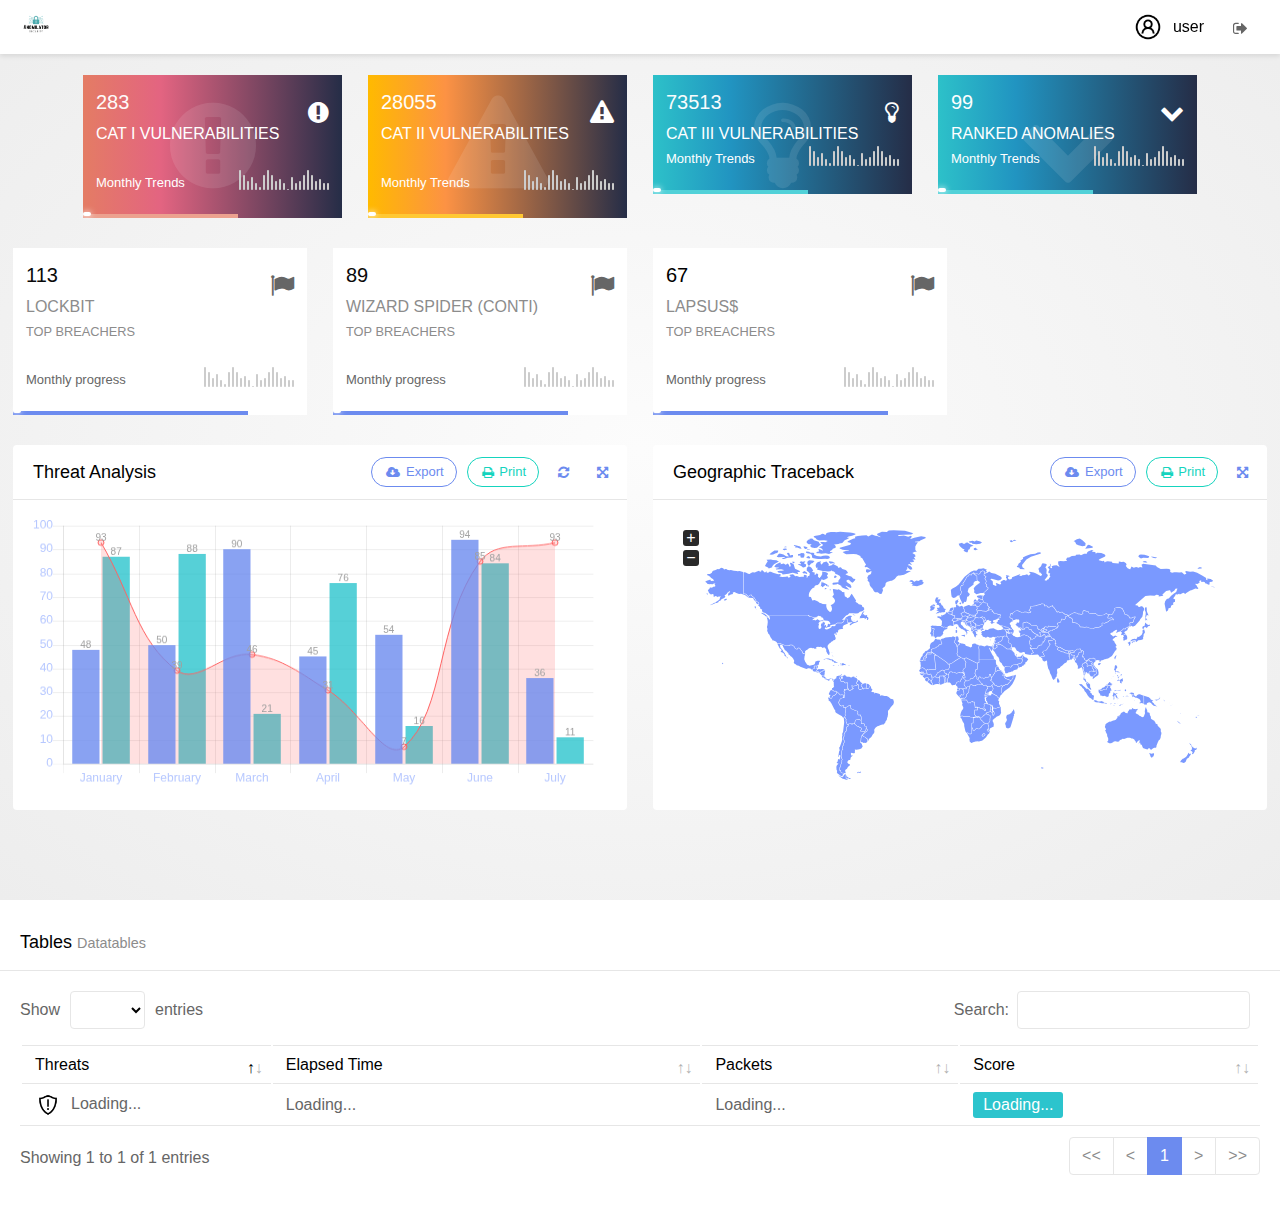
<file: fancy/index.html>
<!DOCTYPE html>
<html lang="en">

<head>
  <meta charset="utf-8">
  <meta name="viewport" content="width=device-width, initial-scale=1, shrink-to-fit=no">
  <meta name="description" content="">
  <meta name="author" content="">
  <link rel="icon" href="favicon.ico">
  <title>ANOMILATOR</title>

  <!--  
Color palette
#0c343d- dark blue
#00c3b1- light blue
#f3f3f3- white
#cc4125- red
-->

  <!-- Fontawesome icon CSS -->
  <link rel="stylesheet" href="css/font-awesome.min.css" type="text/css">

  <!-- Bootstrap CSS -->
  <link rel="stylesheet" href="css/bootstrap.css" type="text/css">

  <!-- DataTables Responsive CSS -->
  <link href="css/dataTables.bootstrap4.css" rel="stylesheet">
  <link href="css/responsive.dataTables.min.css" rel="stylesheet">

  <!-- jvectormap CSS -->
  <link href="css/jquery-jvectormap-2.0.3.css" rel="stylesheet">

  <!-- Adminux CSS -->
  <link rel="stylesheet" href="css/light_adminux.css" type="text/css">
  <style type="text/css">
    .jqstooltip {
      position: absolute;
      left: 0px;
      top: 0px;
      visibility: hidden;
      background: rgb(0, 0, 0) transparent;
      background-color: rgba(0, 0, 0, 0.6);
      filter: progid:DXImageTransform.Microsoft.gradient(startColorstr=#99000000, endColorstr=#99000000);
      -ms-filter: "progid:DXImageTransform.Microsoft.gradient(startColorstr=#99000000, endColorstr=#99000000)";
      color: white;
      font: 10px arial, san serif;
      text-align: left;
      white-space: nowrap;
      padding: 5px;
      border: 1px solid white;
      z-index: 10000;
    }

    .jqsfield {
      color: white;
      font: 10px arial, san serif;
      text-align: left;
    }
  </style>
</head>

<script>
  var anomalies = [];
  fetch('http://127.0.0.01:8000/api/v1/data/threat-data/').then((response) => response.json()).then((data) => {
    anomalies = data['anomalies'];

    anomalies.sort(function(a, b) {
      return b['score'] - a['score'];
    });
  });
</script>

<body class="menuclose">

  <header class="navbar-fixed">
    <nav class="navbar navbar-toggleable-md navbar-inverse bg-faded">
      <div class="sidebar-left"> <a class="navbar-brand imglogo" href="index.html"></a>
      </div>
      <ul class="navbar-nav content-right">
      </ul>
      <div>
        <ul class="navbar-nav  justify-content-end">
          <li class="nav-item">
            <button class="btn-link btn userprofile" data-toggle="dropdown" aria-haspopup="true"
              aria-expanded="false"><span class="userpic"><img src="images/user-header.png" alt="user pic"></span> <span
                class="text">user</span></button>
            <div class="dropdown-menu"> <a class="dropdown-item" href="customerprofile.html">Profile</a> <a
                class="dropdown-item" href="#">Analytics Report</a>
              <div class="dropdown-divider"></div>
              <a class="dropdown-item" href="#">Settings</a>
            </div>
          </li>
          <li><a href="login.html" class="btn btn-link icon-header"><span class="fa fa-sign-out"></span></a></li>
        </ul>
      </div>
    </nav>
  </header>
  <div class="wrapper-content">
    <div class="container">
      <div class="row">
        <div class="col-md-8 col-lg-8 col-xl-4">
          <div class="activity-block danger">
            <div class="media">
              <div class="media-body">
                <h5><span class="spincreament" style="opacity: 1;">293</span></h5>
                <p>CAT I Vulnerabilities</p>
              </div>
              <i class="fa fa-exclamation-circle"></i>
            </div>
            <br>
            <div class="media">
              <div class="media-body"><span class="progress-heading">Monthly Trends</span></div>
              <span><span class="dynamicsparkline"><canvas width="90" height="20"
                    style="display: inline-block; width: 90px; height: 20px; vertical-align: top;"></canvas></span>
              </span>
            </div>
            <div class="row">
              <div class="progress ">
                <div class="progress-bar" role="progressbar" aria-valuenow="0" aria-valuemin="0" aria-valuemax="100"
                  style="width: 60%;"><span class="trackerball"></span></div>
              </div>
            </div>
            <i class="bg-icon text-center fa fa-exclamation-circle"></i>
          </div>
        </div>
        <div class="col-md-8 col-lg-8 col-xl-4">
          <div class="activity-block warning">
            <div class="media">
              <div class="media-body">
                <h5><span class="spincreament" style="opacity: 1;">28562</span></h5>
                <p>CAT II Vulnerabilities</p>
              </div>
              <i class="fa fa-exclamation-triangle"></i>
            </div>
            <br>
            <div class="media">
              <div class="media-body"><span class="progress-heading">Monthly Trends</span></div>
              <span><span class="dynamicsparkline"><canvas width="90" height="20"
                    style="display: inline-block; width: 90px; height: 20px; vertical-align: top;"></canvas></span>
              </span>
            </div>
            <div class="row">
              <div class="progress ">
                <div class="progress-bar" role="progressbar" aria-valuenow="0" aria-valuemin="0" aria-valuemax="100"
                  style="width: 60%;"><span class="trackerball"></span></div>
              </div>
            </div>
            <i class="bg-icon text-center fa fa-exclamation-triangle"></i>
          </div>
        </div>
        <div class="col-md-8 col-lg-8 col-xl-4">
          <div class="activity-block success">
            <div class="media">
              <div class="media-body">
                <h5><span class="spincreament" style="opacity: 1;">75925</span></h5>
                <p>CAT III Vulnerabilities</p>
              </div>
              <i class="fa fa-lightbulb-o"></i>
            </div>
            <div class="media">
              <div class="media-body"><span class="progress-heading">Monthly Trends</span></div>
              <span><span class="dynamicsparkline"><canvas width="90" height="20"
                    style="display: inline-block; width: 90px; height: 20px; vertical-align: top;"></canvas></span>
              </span>
            </div>
            <div class="row">
              <div class="progress ">
                <div class="progress-bar" role="progressbar" aria-valuenow="0" aria-valuemin="0" aria-valuemax="100"
                  style="width: 60%;"><span class="trackerball"></span></div>
              </div>
            </div>
            <i class="bg-icon text-center fa fa-lightbulb-o"></i>
          </div>
        </div>
        <a href="#dataTables-example_info">
        <div class="col-md-8 col-lg-8 col-xl-4">
          <div class="activity-block success">
            <div class="media">
              <div class="media-body">
                <h5><span class="spincreament" style="opacity: 1;">100</span></h5>
                <p>Ranked Anomalies</p>
              </div>
              <i class="fa fa-chevron-down"></i>
            </div>
            <div class="media">
              <div class="media-body"><span class="progress-heading">Monthly Trends</span></div>
              <span><span class="dynamicsparkline"><canvas width="90" height="20"
                    style="display: inline-block; width: 90px; height: 20px; vertical-align: top;"></canvas></span>
              </span>
            </div>
            <div class="row">
              <div class="progress ">
                <div class="progress-bar" role="progressbar" aria-valuenow="0" aria-valuemin="0" aria-valuemax="100"
                  style="width: 60%;"><span class="trackerball"></span></div>
              </div>
            </div>
            <i class="bg-icon text-center fa fa-chevron-down"></i>
          </div>
        </a>
        </div>
      </div>
    </div>
      <div class="row">
        <div class="col-md-8 col-lg-8 col-xl-4">
          <div class="activity-block">
            <div class="media">
              <div class="media-body">
                <h5><span class="spincreament" style="opacity: 1;">118</span></h5>
                <p>Lockbit <br><small>Top Breachers</small></p>
              </div>
              <i class="fa fa-flag"></i>
            </div>
            <br>
            <div class="media">
              <div class="media-body"><span class="progress-heading">Monthly progress</span></div>
              <span><span class="dynamicsparkline"><canvas width="90" height="20"
                    style="display: inline-block; width: 90px; height: 20px; vertical-align: top;"></canvas></span>
              </span>
            </div>
            <div class="row">
              <div class="progress ">
                <div class="progress-bar" role="progressbar" aria-valuenow="0" aria-valuemin="0" aria-valuemax="100"
                  style="width: 80%;"><span class="trackerball"></span></div>
              </div>
            </div>
          </div>
        </div>
        <div class="col-md-8 col-lg-8 col-xl-4">
          <div class="activity-block">
            <div class="media">
              <div class="media-body">
                <h5><span class="spincreament" style="opacity: 1;">92</span></h5>
                <p>Wizard Spider (Conti) <br><small>Top Breachers</small></p>
              </div>
              <i class="fa fa-flag"></i>
            </div>
            <br>
            <div class="media">
              <div class="media-body"><span class="progress-heading">Monthly progress</span></div>
              <span><span class="dynamicsparkline"><canvas width="90" height="20"
                    style="display: inline-block; width: 90px; height: 20px; vertical-align: top;"></canvas></span>
              </span>
            </div>
            <div class="row">
              <div class="progress ">
                <div class="progress-bar" role="progressbar" aria-valuenow="0" aria-valuemin="0" aria-valuemax="100"
                  style="width: 80%;"><span class="trackerball"></span></div>
              </div>
            </div>
          </div>
        </div>
        <div class="col-md-8 col-lg-8 col-xl-4">
          <div class="activity-block">
            <div class="media">
              <div class="media-body">
                <h5><span class="spincreament" style="opacity: 1;">67</span></h5>
                <p>LAPSUS$ <br><small>Top Breachers</small></p>
              </div>
              <i class="fa fa-flag"></i>
            </div>
            <br>
            <div class="media">
              <div class="media-body"><span class="progress-heading">Monthly progress</span></div>
              <span><span class="dynamicsparkline"><canvas width="90" height="20"
                    style="display: inline-block; width: 90px; height: 20px; vertical-align: top;"></canvas></span>
              </span>
            </div>
            <div class="row">
              <div class="progress ">
                <div class="progress-bar" role="progressbar" aria-valuenow="0" aria-valuemin="0" aria-valuemax="100"
                  style="width: 80%;"><span class="trackerball"></span></div>
              </div>
            </div>
          </div>
        </div>
      </div>
      <div class="row">
        <div class="col-md-16 col-lg-8 col-xl-8">
          <div class="card full-screen-container">
            <div class="card-header align-items-start justify-content-between flex">
              <h5 class="card-title  pull-left">Threat Analysis</h5>
              <ul class="nav nav-pills card-header-pills pull-right">
                <li class="nav-item">
                  <button class="btn btn-sm btn-outline-primary btn-round"><i class="fa fa-cloud-download"></i> <span
                      class="text">Export</span></button>
                </li>
                <li class="nav-item">
                  <button class="btn btn-sm btn-outline-success btn-round"><i class="fa fa-print"></i> <span
                      class="text">Print</span></button>
                </li>
                <li class="nav-item">
                  <button class="btn btn-sm btn-link btn-round" id="randomizeData"><i
                      class="fa fa-refresh"></i></button>
                </li>
                <li class="nav-item">
                  <button class="btn btn-sm btn-link btn-round fullscreen-btn"><i class="fa fa-arrows-alt"></i></button>
                </li>
              </ul>
            </div>
            <div class="card-body"><iframe class="chartjs-hidden-iframe" tabindex="-1"
                style="display: block; overflow: hidden; border: 0px; margin: 0px; inset: 0px; height: 100%; width: 100%; position: absolute; pointer-events: none; z-index: -1;"></iframe>
              <canvas id="mixedchartjs" width="654" height="327" style="display: block;"></canvas>
            </div>
          </div>
        </div>
        <div class="col-md-16 col-lg-8 col-xl-8">
          <div class="card full-screen-container">
            <div class="card-header align-items-start justify-content-between flex">
              <h5 class="card-title  pull-left">Geographic Traceback</h5>
              <ul class="nav nav-pills card-header-pills pull-right">
                <li class="nav-item">
                  <button class="btn btn-sm btn-outline-primary btn-round"><i class="fa fa-cloud-download"></i> <span
                      class="text">Export</span></button>
                </li>
                <li class="nav-item">
                  <button class="btn btn-sm btn-outline-success btn-round"><i class="fa fa-print"></i> <span
                      class="text">Print</span></button>
                </li>
                <li class="nav-item">
                  <button class="btn btn-sm btn-link btn-round fullscreen-btn"><i class="fa fa-arrows-alt"></i></button>
                </li>
              </ul>
            </div>
            <div class="card-body">
              <div class="worldmap " id="mapwrap">
                    <g transform="scale(0.5672712051204231) translate(108.81560202356071, 0)">
                      <path
                        d="M651.84,230.21l-0.6,-2.0l-1.36,-1.71l-2.31,-0.11l-0.41,0.48l0.2,0.94l-0.53,0.99l-0.72,-0.36l-0.68,0.35l-1.2,-0.36l-0.37,-2.0l-0.81,-1.86l0.39,-1.46l-0.22,-0.47l-1.14,-0.53l0.29,-0.5l1.48,-0.94l0.03,-0.65l-1.55,-1.22l0.55,-1.14l1.61,0.94l1.04,0.15l0.18,1.54l0.34,0.35l5.64,0.63l-0.84,1.64l-1.22,0.34l-0.77,1.51l0.07,0.47l1.37,1.37l0.67,-0.19l0.42,-1.39l1.21,3.84l-0.03,1.21l-0.33,-0.15l-0.4,0.28Z"
                        data-code="BD" fill="#7a99ff" fill-opacity="1" stroke="none" stroke-width="0" stroke-opacity="1"
                        fill-rule="evenodd" class="jvectormap-region jvectormap-element"></path>
                      <path
                        d="M429.29,144.05l1.91,0.24l2.1,-0.63l2.63,1.99l-0.21,1.66l-0.69,0.4l-0.18,1.2l-1.66,-1.13l-1.39,0.15l-2.73,-2.7l-1.17,-0.18l-0.16,-0.52l1.54,-0.5Z"
                        data-code="BE" fill="#7a99ff" fill-opacity="1" stroke="none" stroke-width="0" stroke-opacity="1"
                        fill-rule="evenodd" class="jvectormap-region jvectormap-element"></path>
                      <path
                        d="M421.42,247.64l-0.11,0.95l0.34,1.16l1.4,1.71l0.07,1.1l0.32,0.37l2.55,0.51l-0.04,1.28l-0.38,0.53l-1.07,0.21l-0.72,1.18l-0.63,0.21l-3.22,-0.25l-0.94,0.39l-5.4,-0.05l-0.39,0.38l0.16,2.73l-1.23,-0.43l-1.17,0.1l-0.89,0.57l-2.27,-1.72l-0.13,-1.11l0.61,-0.96l0.02,-0.93l1.87,-1.98l0.44,-1.81l0.43,-0.39l1.28,0.26l1.05,-0.52l0.47,-0.73l1.84,-1.09l0.55,-0.83l2.2,-1.0l1.15,-0.3l0.72,0.45l1.13,-0.01Z"
                        data-code="BF" fill="#7a99ff" fill-opacity="1" stroke="none" stroke-width="0" stroke-opacity="1"
                        fill-rule="evenodd" class="jvectormap-region jvectormap-element"></path>
                      <path
                        d="M491.65,168.18l-0.86,0.88l-0.91,2.17l0.48,1.34l-1.6,-0.24l-2.55,0.95l-0.28,1.51l-1.8,0.22l-2.0,-1.0l-1.92,0.79l-1.42,-0.07l-0.15,-1.63l-1.05,-0.97l0.0,-0.8l1.2,-1.57l0.01,-0.56l-1.14,-1.23l-0.05,-0.94l0.88,0.97l0.88,-0.2l1.91,0.47l3.68,0.16l1.42,-0.81l2.72,-0.66l2.55,1.24Z"
                        data-code="BG" fill="#7a99ff" fill-opacity="1" stroke="none" stroke-width="0" stroke-opacity="1"
                        fill-rule="evenodd" class="jvectormap-region jvectormap-element"></path>
                      <path
                        d="M463.49,163.65l2.1,0.5l1.72,-0.03l1.52,0.68l-0.36,0.78l0.08,0.45l1.04,1.02l-0.25,0.98l-1.81,1.15l-0.38,1.38l-1.67,-0.87l-0.89,-1.2l-2.11,-1.83l-1.63,-2.22l0.23,-0.57l0.48,0.38l0.55,-0.06l0.43,-0.51l0.94,-0.06Z"
                        data-code="BA" fill="#7a99ff" fill-opacity="1" stroke="none" stroke-width="0" stroke-opacity="1"
                        fill-rule="evenodd" class="jvectormap-region jvectormap-element"></path>
                      <path d="M707.48,273.58l0.68,-0.65l1.41,-0.91l-0.15,1.63l-0.81,-0.05l-0.61,0.58l-0.53,-0.6Z"
                        data-code="BN" fill="#7a99ff" fill-opacity="1" stroke="none" stroke-width="0" stroke-opacity="1"
                        fill-rule="evenodd" class="jvectormap-region jvectormap-element"></path>
                      <path
                        d="M263.83,340.69l-3.09,-0.23l-0.38,0.23l-0.7,1.52l-1.31,-1.53l-3.28,-0.64l-2.37,2.4l-1.31,0.26l-0.88,-3.26l-1.3,-2.86l0.74,-2.37l-0.13,-0.43l-1.2,-1.01l-0.37,-1.89l-1.08,-1.55l1.45,-2.56l-0.96,-2.33l0.47,-1.06l-0.34,-0.73l0.91,-1.32l0.16,-3.84l0.5,-1.18l-1.81,-3.41l2.46,0.07l0.8,-0.85l3.4,-1.91l2.66,-0.35l-0.19,1.38l0.3,1.07l-0.05,1.97l2.72,2.27l2.88,0.49l0.89,0.86l1.79,0.58l0.98,0.7l1.71,0.05l1.17,0.61l0.6,2.7l-0.7,0.54l0.96,2.99l0.37,0.28l4.3,0.1l-0.25,1.2l0.27,1.02l1.43,0.9l0.5,1.35l-0.41,1.86l-0.65,1.08l0.12,1.35l-2.69,-1.65l-2.4,-0.03l-4.36,0.76l-1.49,2.5l-0.11,1.52l-0.75,2.37Z"
                        data-code="BO" fill="#7a99ff" fill-opacity="1" stroke="none" stroke-width="0" stroke-opacity="1"
                        fill-rule="evenodd" class="jvectormap-region jvectormap-element"></path>
                      <path
                        d="M781.12,166.87l1.81,0.68l1.62,-0.97l0.39,2.42l-3.35,0.75l-2.23,2.88l-3.63,-1.9l-0.56,0.2l-1.26,3.05l-2.16,0.03l-0.29,-2.51l1.08,-2.03l2.45,-0.16l0.37,-0.33l1.25,-5.94l2.47,2.71l2.03,1.12ZM773.56,187.34l-0.91,2.22l0.37,1.52l-1.14,1.75l-3.02,1.26l-4.58,0.27l-3.34,3.01l-1.25,-0.8l-0.09,-1.9l-0.46,-0.38l-4.35,0.62l-3.0,1.32l-2.85,0.05l-0.37,0.27l0.13,0.44l2.32,1.89l-1.54,4.34l-1.26,0.9l-0.79,-0.7l0.56,-2.27l-0.21,-0.45l-1.47,-0.75l-0.74,-1.4l2.12,-0.84l1.26,-1.7l2.45,-1.42l1.83,-1.91l4.78,-0.81l2.6,0.57l0.44,-0.21l2.39,-4.66l1.29,1.06l0.5,0.01l5.1,-4.02l1.69,-3.73l-0.38,-3.4l0.9,-1.61l2.14,-0.44l1.23,3.72l-0.07,2.18l-2.23,2.84l-0.04,3.16ZM757.78,196.26l0.19,0.56l-1.01,1.21l-1.16,-0.68l-1.28,0.65l-0.69,1.45l-1.02,-0.5l0.01,-0.93l1.14,-1.38l1.57,0.14l0.85,-0.98l1.4,0.46Z"
                        data-code="JP" fill="#7a99ff" fill-opacity="1" stroke="none" stroke-width="0" stroke-opacity="1"
                        fill-rule="evenodd" class="jvectormap-region jvectormap-element"></path>
                      <path d="M495.45,295.49l-1.08,-2.99l1.14,-0.11l0.64,-1.19l0.76,0.09l0.65,1.83l-2.1,2.36Z"
                        data-code="BI" fill="#7a99ff" fill-opacity="1" stroke="none" stroke-width="0" stroke-opacity="1"
                        fill-rule="evenodd" class="jvectormap-region jvectormap-element"></path>
                      <path
                        d="M429.57,255.75l-0.05,0.8l0.5,1.34l-0.42,0.86l0.17,0.79l-1.81,2.12l-0.57,1.76l-0.08,5.42l-1.41,0.2l-0.48,-1.36l0.11,-5.71l-0.52,-0.7l-0.2,-1.35l-1.48,-1.48l0.21,-0.9l0.89,-0.43l0.42,-0.92l1.27,-0.36l1.22,-1.34l0.61,-0.0l1.62,1.24Z"
                        data-code="BJ" fill="#7a99ff" fill-opacity="1" stroke="none" stroke-width="0" stroke-opacity="1"
                        fill-rule="evenodd" class="jvectormap-region jvectormap-element"></path>
                      <path
                        d="M650.32,213.86l0.84,0.71l-0.12,1.1l-3.76,-0.11l-1.57,0.4l-1.93,-0.87l1.48,-1.96l1.13,-0.57l1.63,0.57l1.33,0.08l0.99,0.65Z"
                        data-code="BT" fill="#7a99ff" fill-opacity="1" stroke="none" stroke-width="0" stroke-opacity="1"
                        fill-rule="evenodd" class="jvectormap-region jvectormap-element"></path>
                      <path d="M228.38,239.28l-0.8,0.4l-2.26,-1.06l0.84,-0.23l2.14,0.3l1.17,0.56l-1.08,0.03Z"
                        data-code="JM" fill="#7a99ff" fill-opacity="1" stroke="none" stroke-width="0" stroke-opacity="1"
                        fill-rule="evenodd" class="jvectormap-region jvectormap-element"></path>
                      <path
                        d="M483.92,330.07l2.27,4.01l2.83,2.86l0.96,0.31l0.78,2.43l2.13,0.61l1.02,0.76l-3.0,1.64l-2.32,2.02l-1.54,2.69l-1.52,0.45l-0.64,1.94l-1.34,0.52l-1.85,-0.12l-1.21,-0.74l-1.35,-0.3l-1.22,0.62l-0.75,1.37l-2.31,1.9l-1.4,0.21l-0.35,-0.59l0.16,-1.75l-1.48,-2.54l-0.62,-0.43l-0.0,-7.1l2.08,-0.08l0.39,-0.4l0.07,-8.9l5.19,-0.93l0.8,0.89l0.51,0.07l1.5,-0.95l2.21,-0.49Z"
                        data-code="BW" fill="#7a99ff" fill-opacity="1" stroke="none" stroke-width="0" stroke-opacity="1"
                        fill-rule="evenodd" class="jvectormap-region jvectormap-element"></path>
                      <path
                        d="M259.98,275.05l3.24,0.7l0.65,-0.53l4.55,-1.32l1.08,-1.06l-0.02,-0.63l0.55,-0.05l0.28,0.28l-0.26,0.87l0.22,0.48l0.73,0.32l0.4,0.81l-0.62,0.86l-0.4,2.13l0.82,2.56l1.69,1.43l1.43,0.2l3.17,-1.68l3.18,0.3l0.65,-0.75l-0.27,-0.92l1.9,-0.09l2.39,0.99l1.06,-0.61l0.84,0.78l1.2,-0.18l1.18,-1.06l0.84,-1.94l1.36,-2.11l0.37,-0.05l1.89,5.45l1.33,0.59l0.05,1.28l-1.77,1.94l0.02,0.56l1.02,0.87l4.07,0.36l0.08,2.16l0.66,0.29l1.74,-1.5l6.97,2.32l1.02,1.22l-0.35,1.18l0.49,0.5l2.81,-0.74l4.77,1.3l3.75,-0.08l3.57,2.0l3.29,2.86l1.93,0.72l2.12,0.12l0.71,0.62l1.21,4.51l-0.95,3.98l-4.72,5.06l-1.64,2.92l-1.72,2.05l-0.8,0.3l-0.72,2.03l0.18,4.75l-0.94,5.53l-0.81,1.13l-0.43,3.36l-2.55,3.5l-0.4,2.51l-1.86,1.04l-0.67,1.53l-2.54,0.01l-3.94,1.01l-1.83,1.2l-2.87,0.82l-3.03,2.19l-2.2,2.83l-0.36,2.0l0.4,1.58l-0.44,2.6l-0.51,1.2l-1.77,1.54l-2.75,4.78l-3.83,3.42l-1.24,2.74l-1.18,1.15l-0.36,-0.83l0.95,-1.14l0.01,-0.5l-1.52,-1.97l-4.56,-3.32l-1.03,-0.0l-2.38,-2.02l-0.81,-0.0l5.34,-5.45l3.77,-2.58l0.22,-2.46l-1.35,-1.81l-0.91,0.07l0.58,-2.33l0.01,-1.54l-1.11,-0.83l-1.75,0.3l-0.44,-3.11l-0.52,-0.95l-1.88,-0.88l-1.24,0.47l-2.17,-0.41l0.15,-3.21l-0.62,-1.34l0.66,-0.73l-0.22,-1.34l0.66,-1.13l0.44,-2.04l-0.61,-1.83l-1.4,-0.86l-0.2,-0.75l0.34,-1.39l-0.38,-0.5l-4.52,-0.1l-0.72,-2.22l0.59,-0.42l-0.03,-1.1l-0.5,-0.87l-0.32,-1.7l-1.45,-0.76l-1.63,-0.02l-1.05,-0.72l-1.6,-0.48l-1.13,-0.99l-2.69,-0.4l-2.47,-2.06l0.13,-4.35l-0.45,-0.45l-3.46,0.5l-3.44,1.94l-0.6,0.74l-2.9,-0.17l-1.47,0.42l-0.72,-0.18l0.15,-3.52l-0.63,-0.34l-1.94,1.41l-1.87,-0.06l-0.83,-1.18l-1.37,-0.26l0.21,-1.01l-1.35,-1.49l-0.88,-1.91l0.56,-0.6l-0.0,-0.81l1.29,-0.62l0.22,-0.43l-0.22,-1.19l0.61,-0.91l0.15,-0.99l2.65,-1.58l1.99,-0.47l0.42,-0.36l2.06,0.11l0.42,-0.33l1.19,-8.0l-0.41,-1.56l-1.1,-1.0l0.01,-1.33l1.91,-0.42l0.08,-0.96l-0.33,-0.43l-1.14,-0.2l-0.02,-0.83l4.47,0.05l0.82,-0.67l0.82,1.81l0.8,0.07l1.15,1.1l2.26,-0.05l0.71,-0.83l2.78,-0.96l0.48,-1.13l1.6,-0.64l0.24,-0.47l-0.48,-0.82l-1.83,-0.19l-0.36,-3.22Z"
                        data-code="BR" fill="#7a99ff" fill-opacity="1" stroke="none" stroke-width="0" stroke-opacity="1"
                        fill-rule="evenodd" class="jvectormap-region jvectormap-element"></path>
                      <path
                        d="M226.4,223.87l-0.48,-1.15l-0.84,-0.75l0.36,-1.11l0.95,1.95l0.01,1.06ZM225.56,216.43l-1.87,0.29l-0.04,-0.22l0.74,-0.14l1.17,0.06Z"
                        data-code="BS" fill="#7a99ff" fill-opacity="1" stroke="none" stroke-width="0" stroke-opacity="1"
                        fill-rule="evenodd" class="jvectormap-region jvectormap-element"></path>
                      <path
                        d="M493.84,128.32l0.29,0.7l0.49,0.23l1.19,-0.38l2.09,0.72l0.19,1.26l-0.45,1.24l1.57,2.26l0.89,0.59l0.17,0.81l1.58,0.56l0.4,0.5l-0.53,0.41l-1.87,-0.11l-0.73,0.38l-0.13,0.52l1.04,2.74l-1.91,0.26l-0.89,0.99l-0.11,1.18l-2.73,-0.04l-0.53,-0.62l-0.52,-0.08l-0.75,0.46l-0.91,-0.42l-1.92,-0.07l-2.75,-0.79l-2.6,-0.28l-2.0,0.07l-1.5,0.92l-0.67,0.07l-0.08,-1.22l-0.59,-1.19l1.36,-0.88l0.01,-1.35l-0.7,-1.41l-0.07,-1.0l2.16,-0.02l2.72,-1.3l0.75,-2.04l1.91,-1.04l0.2,-0.41l-0.19,-1.25l3.8,-1.78l2.3,0.77Z"
                        data-code="BY" fill="#7a99ff" fill-opacity="1" stroke="none" stroke-width="0" stroke-opacity="1"
                        fill-rule="evenodd" class="jvectormap-region jvectormap-element"></path>
                      <path
                        d="M198.03,244.38l0.1,-4.49l0.69,-0.06l0.74,-1.3l0.34,0.28l-0.4,1.3l0.17,0.58l-0.34,2.25l-1.3,1.42Z"
                        data-code="BZ" fill="#7a99ff" fill-opacity="1" stroke="none" stroke-width="0" stroke-opacity="1"
                        fill-rule="evenodd" class="jvectormap-region jvectormap-element"></path>
                      <path
                        d="M491.55,115.25l2.55,-1.85l-0.01,-0.65l-2.2,-1.5l7.32,-6.76l1.03,-2.11l-0.13,-0.49l-3.46,-2.52l0.86,-2.7l-2.11,-2.81l1.56,-3.67l-2.77,-4.52l2.15,-2.99l-0.08,-0.55l-3.65,-2.73l0.3,-2.54l1.81,-0.37l4.26,-1.77l2.42,-1.45l4.06,2.61l6.79,1.04l9.34,4.85l1.78,1.88l0.14,2.46l-2.55,2.02l-3.9,1.06l-11.07,-3.14l-2.06,0.53l-0.13,0.7l3.94,2.94l0.31,5.86l0.26,0.36l5.14,2.24l0.58,-0.29l0.32,-1.94l-1.35,-1.78l1.13,-1.09l6.13,2.42l2.11,-0.98l0.18,-0.56l-1.51,-2.67l5.41,-3.76l2.07,0.22l2.26,1.41l0.57,-0.16l1.46,-2.87l-0.05,-0.44l-1.92,-2.32l1.12,-2.32l-1.32,-2.27l5.87,1.16l1.04,1.75l-2.59,0.43l-0.33,0.4l0.02,2.36l2.46,1.83l3.87,-0.91l0.86,-2.8l13.69,-5.65l0.99,0.11l-1.92,2.06l0.23,0.67l3.11,0.45l2.0,-1.48l4.56,-0.12l3.64,-1.73l2.65,2.44l0.56,-0.01l2.85,-2.88l-0.01,-0.57l-2.35,-2.29l0.9,-1.01l7.14,1.3l3.41,1.36l9.05,4.97l0.51,-0.11l1.67,-2.27l-0.05,-0.53l-2.43,-2.21l-0.06,-0.78l-0.34,-0.36l-2.52,-0.36l0.64,-1.93l-1.32,-3.46l-0.06,-1.21l4.48,-4.06l1.69,-4.29l1.6,-0.81l6.23,1.18l0.44,2.21l-2.29,3.64l0.06,0.5l1.47,1.39l0.76,3.0l-0.56,6.03l2.69,2.82l-0.96,2.57l-4.86,5.95l0.23,0.64l2.86,0.61l0.42,-0.17l0.93,-1.4l2.64,-1.03l0.87,-2.24l2.09,-1.96l0.07,-0.5l-1.36,-2.28l1.09,-2.69l-0.32,-0.55l-2.47,-0.33l-0.5,-2.06l1.94,-4.38l-0.06,-0.42l-2.96,-3.4l4.12,-2.88l0.16,-0.4l-0.51,-2.93l0.54,-0.05l1.13,2.25l-0.96,4.35l0.27,0.47l2.68,0.84l0.5,-0.51l-1.02,-2.99l3.79,-1.66l5.01,-0.24l4.53,2.61l0.48,-0.06l0.07,-0.48l-2.18,-3.82l-0.23,-4.67l3.98,-0.9l5.97,0.21l5.49,-0.64l0.27,-0.65l-1.83,-2.31l2.56,-2.9l2.87,-0.17l4.8,-2.47l6.54,-0.67l1.03,-1.42l6.25,-0.45l2.32,1.11l5.53,-2.7l4.5,0.08l0.39,-0.28l0.66,-2.15l2.26,-2.12l5.69,-2.11l3.21,1.29l-2.46,0.94l-0.25,0.42l0.34,0.35l5.41,0.77l0.61,2.33l0.58,0.25l2.2,-1.22l7.13,0.07l5.51,2.47l1.79,1.72l-0.53,2.24l-9.16,4.15l-1.97,1.52l0.16,0.71l6.77,1.91l2.16,-0.78l1.13,2.74l0.67,0.11l1.01,-1.15l3.81,-0.73l7.7,0.77l0.54,1.99l0.36,0.29l10.47,0.71l0.43,-0.38l0.13,-3.23l4.87,0.78l3.95,-0.02l3.83,2.4l1.03,2.71l-1.35,1.79l0.02,0.5l3.15,3.64l4.07,1.96l0.53,-0.18l2.23,-4.47l3.95,1.93l4.16,-1.21l4.73,1.39l2.05,-1.26l3.94,0.62l0.43,-0.55l-1.68,-4.02l2.89,-1.8l22.31,3.03l2.16,2.75l6.55,3.51l10.29,-0.81l4.82,0.73l1.85,1.66l-0.29,3.08l0.25,0.41l3.08,1.26l3.56,-0.88l4.35,-0.11l4.8,0.87l4.57,-0.47l4.23,3.79l0.43,0.07l3.1,-1.4l0.16,-0.6l-1.88,-2.62l0.85,-1.52l7.71,1.21l5.22,-0.26l7.09,2.09l9.59,5.22l6.35,4.11l-0.2,2.38l1.88,1.41l0.6,-0.42l-0.48,-2.53l6.15,0.57l4.4,3.51l-1.97,1.43l-4.0,0.41l-0.36,0.39l-0.06,3.79l-0.74,0.62l-2.07,-0.11l-1.91,-1.39l-3.14,-1.11l-0.78,-1.85l-2.72,-0.68l-2.63,0.49l-1.04,-1.1l0.46,-1.31l-0.5,-0.51l-3.0,0.98l-0.22,0.58l0.99,1.7l-1.21,1.48l-3.04,1.68l-3.12,-0.28l-0.4,0.23l0.09,0.46l2.2,2.09l1.46,3.2l1.15,1.1l0.24,1.33l-0.42,0.67l-4.63,-0.77l-6.96,2.9l-2.19,0.44l-7.6,5.06l-0.84,1.45l-3.61,-2.37l-6.24,2.82l-0.94,-1.15l-0.53,-0.08l-2.28,1.52l-3.2,-0.49l-0.44,0.27l-0.78,2.37l-3.05,3.78l0.09,1.47l0.29,0.36l2.54,0.72l-0.29,4.53l-1.97,0.11l-0.35,0.26l-1.07,2.94l0.8,1.45l-3.91,1.58l-1.05,3.95l-3.48,0.77l-0.3,0.3l-0.72,3.29l-3.09,2.65l-0.7,-1.74l-2.44,-12.44l1.16,-4.71l2.04,-2.06l0.22,-1.64l3.8,-0.86l4.46,-4.61l4.28,-3.81l4.48,-3.01l2.17,-5.63l-0.42,-0.54l-3.04,0.33l-1.77,3.31l-5.86,3.86l-1.86,-4.25l-0.45,-0.23l-6.46,1.3l-6.47,6.44l-0.01,0.55l1.58,1.74l-8.24,1.17l0.15,-2.2l-0.34,-0.42l-3.89,-0.56l-3.25,1.81l-7.62,-0.62l-8.45,1.19l-17.71,15.41l0.22,0.7l3.74,0.41l1.36,2.17l2.43,0.76l1.88,-1.68l2.4,0.2l3.4,3.54l0.08,2.6l-1.95,3.42l-0.21,3.9l-1.1,5.06l-3.71,4.54l-0.87,2.21l-8.29,8.89l-3.19,1.7l-1.32,0.03l-1.45,-1.36l-0.49,-0.04l-2.27,1.5l0.41,-3.65l-0.59,-2.47l1.75,-0.89l2.91,0.53l0.42,-0.2l1.68,-3.03l0.87,-3.46l0.97,-1.18l1.32,-2.88l-0.45,-0.56l-4.14,0.95l-2.19,1.25l-3.41,-0.0l-1.06,-2.93l-2.97,-2.3l-4.28,-1.06l-1.75,-5.07l-2.66,-5.01l-2.29,-1.29l-3.75,-1.01l-3.44,0.08l-3.18,0.62l-2.24,1.77l0.05,0.66l1.18,0.69l0.02,1.43l-1.33,1.05l-2.26,3.51l-0.04,1.43l-3.16,1.84l-2.82,-1.16l-3.01,0.23l-1.35,-1.07l-1.5,-0.35l-3.9,2.31l-3.22,0.52l-2.27,0.79l-3.05,-0.51l-2.21,0.03l-1.48,-1.6l-2.6,-1.63l-2.63,-0.43l-5.46,1.01l-3.23,-1.25l-0.72,-2.57l-5.2,-1.24l-2.75,-1.36l-0.5,0.12l-2.59,3.45l0.84,2.1l-2.06,1.93l-3.41,-0.77l-2.42,-0.12l-1.83,-1.54l-2.53,-0.05l-2.42,-0.98l-3.86,1.57l-4.72,2.78l-3.3,0.75l-1.55,-1.92l-3.0,0.41l-1.11,-1.33l-1.62,-0.59l-1.31,-1.94l-1.38,-0.6l-3.7,0.79l-3.31,-1.83l-0.51,0.11l-0.99,1.29l-5.29,-8.05l-2.96,-2.48l0.65,-0.77l0.01,-0.51l-0.5,-0.11l-6.2,3.21l-1.84,0.15l0.15,-1.39l-0.26,-0.42l-3.22,-1.17l-2.46,0.7l-0.69,-3.16l-0.32,-0.31l-4.5,-0.75l-2.47,1.47l-6.19,1.27l-1.29,0.86l-9.51,1.3l-1.15,1.17l-0.03,0.53l1.47,1.9l-1.89,0.69l-0.22,0.56l0.31,0.6l-2.11,1.44l0.03,0.68l3.75,2.12l-0.39,0.98l-3.23,-0.13l-0.86,0.86l-3.09,-1.59l-3.97,0.07l-2.66,1.35l-8.32,-3.56l-4.07,0.06l-5.39,3.68l-0.39,2.0l-2.03,-1.5l-0.59,0.13l-2.0,3.59l0.57,0.93l-1.28,2.16l0.06,0.48l2.13,2.17l1.95,0.04l1.37,1.82l-0.23,1.46l0.25,0.43l0.83,0.33l-0.8,1.31l-2.49,0.62l-2.49,3.2l0.0,0.49l2.17,2.78l-0.15,2.18l2.5,3.24l-1.58,1.59l-0.7,-0.13l-1.63,-1.72l-2.29,-0.84l-0.94,-1.31l-2.34,-0.63l-1.48,0.4l-0.43,-0.47l-3.51,-1.48l-5.76,-1.01l-0.45,0.19l-2.89,-2.34l-2.9,-1.2l-1.53,-1.29l1.29,-0.43l2.08,-2.61l-0.05,-0.55l-0.89,-0.79l3.05,-1.06l0.27,-0.42l-0.07,-0.69l-0.49,-0.35l-1.73,0.39l0.04,-0.68l1.04,-0.72l2.66,-0.48l0.4,-1.32l-0.5,-1.6l0.92,-1.54l0.03,-1.17l-0.29,-0.37l-3.69,-1.06l-1.41,0.02l-1.42,-1.41l-2.19,0.38l-2.77,-1.01l-0.03,-0.59l-0.89,-1.43l-2.0,-0.32l-0.11,-0.54l0.49,-0.53l0.01,-0.53l-1.6,-1.9l-3.58,0.02l-0.88,0.73l-0.46,-0.07l-1.0,-2.79l2.22,-0.02l0.97,-0.74l0.07,-0.57l-0.9,-1.04l-1.35,-0.48l-0.11,-0.7l-0.95,-0.58l-1.38,-1.99l0.46,-0.98l-0.51,-1.96l-2.45,-0.84l-1.21,0.3l-0.46,-0.76l-2.46,-0.83l-0.72,-1.87l-0.21,-1.69l-0.99,-0.85l0.85,-1.17l-0.7,-3.21l1.66,-1.97l-0.16,-0.79ZM749.2,170.72l-0.6,0.4l-0.13,0.16l-0.01,-0.51l0.74,-0.05ZM871.88,65.81l2.17,-0.13l3.19,1.16l-2.39,1.09l-5.63,0.48l-0.26,-0.84l2.92,-1.76ZM797.39,48.49l-2.0,1.36l-3.8,-0.42l-4.25,-1.8l0.35,-0.97l9.69,1.83ZM783.67,46.12l-1.63,3.09l-8.98,-0.13l-4.09,1.14l-4.54,-2.97l1.16,-3.01l3.05,-0.89l6.5,0.22l8.54,2.56ZM778.2,134.98l-0.56,-0.9l0.27,-0.12l0.29,1.01ZM778.34,135.48l0.94,3.53l-0.05,3.38l1.05,3.39l2.18,5.0l-2.89,-0.83l-0.49,0.26l-1.54,4.65l2.42,3.5l-0.04,1.13l-1.24,-1.24l-0.61,0.06l-1.09,1.61l-0.28,-1.61l0.27,-3.1l-0.28,-3.4l0.58,-2.47l0.11,-4.39l-1.46,-3.36l0.21,-4.32l2.15,-1.46l0.07,-0.34ZM771.95,56.61l1.76,-1.42l2.89,-0.42l3.28,1.71l0.14,0.6l-3.27,0.03l-4.81,-0.5ZM683.76,31.09l-13.01,1.93l4.03,-6.35l1.82,-0.56l1.73,0.34l5.99,2.98l-0.56,1.66ZM670.85,27.93l-5.08,0.64l-6.86,-1.57l-3.99,-2.05l-2.1,-4.16l-2.6,-0.87l5.72,-3.5l5.2,-1.28l4.69,2.85l5.59,5.4l-0.56,4.53ZM564.15,68.94l-0.64,0.17l-7.85,-0.57l-0.86,-2.04l-4.28,-1.17l-0.28,-1.94l2.27,-0.89l0.25,-0.39l-0.08,-2.38l4.81,-3.97l-0.15,-0.7l-1.47,-0.38l5.3,-3.81l0.15,-0.44l-0.58,-1.94l5.28,-2.51l8.21,-3.27l8.28,-0.96l4.35,-1.94l4.6,-0.64l1.36,1.61l-1.34,1.28l-16.43,4.94l-7.97,4.88l-7.74,9.63l0.66,4.14l4.16,3.27ZM548.81,18.48l-5.5,1.18l-0.58,1.02l-2.59,0.84l-2.13,-1.07l1.12,-1.42l-0.3,-0.65l-2.33,-0.07l1.68,-0.36l3.47,-0.06l0.42,1.29l0.66,0.16l1.38,-1.34l2.15,-0.88l2.94,1.01l-0.39,0.36ZM477.37,133.15l-4.08,0.05l-2.56,-0.32l0.33,-0.87l3.17,-1.03l3.24,0.96l-0.09,1.23Z"
                        data-code="RU" fill="#7a99ff" fill-opacity="1" stroke="none" stroke-width="0" stroke-opacity="1"
                        fill-rule="evenodd" class="jvectormap-region jvectormap-element"></path>
                      <path
                        d="M497.0,288.25l0.71,1.01l-0.11,1.09l-1.63,0.03l-1.04,1.39l-0.83,-0.11l0.51,-1.2l0.08,-1.34l0.42,-0.41l0.7,0.14l1.19,-0.61Z"
                        data-code="RW" fill="#7a99ff" fill-opacity="1" stroke="none" stroke-width="0" stroke-opacity="1"
                        fill-rule="evenodd" class="jvectormap-region jvectormap-element"></path>
                      <path
                        d="M469.4,163.99l0.42,-0.5l-0.01,-0.52l-1.15,-1.63l1.43,-0.62l1.33,0.12l1.17,1.06l0.46,1.13l1.34,0.64l0.35,1.35l1.46,0.9l0.76,-0.29l0.2,0.69l-0.48,0.78l0.22,1.12l1.05,1.22l-0.77,0.8l-0.37,1.52l-1.21,0.08l0.24,-0.64l-0.39,-0.54l-2.08,-1.64l-0.9,0.05l-0.48,0.94l-2.12,-1.37l0.53,-1.6l-1.11,-1.37l0.51,-1.1l-0.41,-0.57Z"
                        data-code="RS" fill="#7a99ff" fill-opacity="1" stroke="none" stroke-width="0" stroke-opacity="1"
                        fill-rule="evenodd" class="jvectormap-region jvectormap-element"></path>
                      <path d="M734.55,307.93l-0.1,-0.97l4.5,-0.86l-2.82,1.28l-1.59,0.55Z" data-code="TL" fill="#7a99ff"
                        fill-opacity="1" stroke="none" stroke-width="0" stroke-opacity="1" fill-rule="evenodd"
                        class="jvectormap-region jvectormap-element"></path>
                      <path
                        d="M553.03,173.76l-0.04,0.34l-0.09,-0.22l0.13,-0.12ZM555.87,172.66l0.45,-0.1l1.48,0.74l2.06,2.43l4.07,-0.18l0.38,-0.51l-0.32,-1.19l1.92,-0.94l1.91,-1.59l2.94,1.39l0.43,2.47l1.19,0.67l2.58,-0.13l0.62,0.4l1.32,3.12l4.54,3.44l2.67,1.45l3.06,1.14l-0.04,1.05l-1.33,-0.75l-0.59,0.19l-0.32,0.84l-2.2,0.81l-0.46,2.13l-1.21,0.74l-1.91,0.42l-0.73,1.33l-1.56,0.31l-2.22,-0.94l-0.2,-2.17l-0.38,-0.36l-1.73,-0.09l-2.76,-2.46l-2.14,-0.4l-2.84,-1.48l-1.78,-0.27l-1.24,0.53l-1.57,-0.08l-2.0,1.69l-1.7,0.43l-0.36,-1.58l0.36,-2.98l-0.22,-0.4l-1.65,-0.84l0.54,-1.69l-0.34,-0.52l-1.22,-0.13l0.36,-1.64l2.22,0.59l2.2,-0.95l0.12,-0.65l-1.77,-1.74l-0.66,-1.57Z"
                        data-code="TM" fill="#7a99ff" fill-opacity="1" stroke="none" stroke-width="0" stroke-opacity="1"
                        fill-rule="evenodd" class="jvectormap-region jvectormap-element"></path>
                      <path
                        d="M597.75,178.82l-2.54,-0.44l-0.47,0.34l-0.24,1.7l0.43,0.45l2.64,-0.22l3.18,0.95l4.39,-0.41l0.56,2.37l0.52,0.29l0.67,-0.24l1.11,0.49l0.21,2.13l-3.76,-0.21l-1.8,1.32l-1.76,0.74l-0.61,-0.58l0.21,-2.23l-0.64,-0.49l-0.07,-0.93l-1.36,-0.66l-0.45,0.07l-1.08,1.01l-0.55,1.48l-1.31,-0.05l-0.95,1.16l-0.9,-0.35l-1.86,0.74l1.26,-2.83l-0.54,-2.17l-1.67,-0.82l0.33,-0.66l2.18,-0.04l1.19,-1.63l0.76,-1.79l2.43,-0.5l-0.26,1.0l0.73,1.05Z"
                        data-code="TJ" fill="#7a99ff" fill-opacity="1" stroke="none" stroke-width="0" stroke-opacity="1"
                        fill-rule="evenodd" class="jvectormap-region jvectormap-element"></path>
                      <path
                        d="M487.53,154.23l0.6,0.24l2.87,3.98l-0.17,2.69l0.45,1.42l1.32,0.81l1.35,-0.42l0.76,0.36l0.02,0.31l-0.83,0.45l-0.59,-0.22l-0.54,0.3l-0.62,3.3l-1.0,-0.22l-2.07,-1.13l-2.95,0.71l-1.25,0.76l-3.51,-0.15l-1.89,-0.47l-0.87,0.16l-0.82,-1.3l0.29,-0.26l-0.06,-0.64l-1.09,-0.34l-0.56,0.5l-1.05,-0.64l-0.39,-1.39l-1.36,-0.65l-0.35,-1.0l-0.83,-0.75l1.54,-0.54l2.66,-4.21l2.4,-1.24l2.96,0.34l1.48,0.73l0.79,-0.45l1.78,-0.3l0.75,-0.74l0.79,0.0Z"
                        data-code="RO" fill="#7a99ff" fill-opacity="1" stroke="none" stroke-width="0" stroke-opacity="1"
                        fill-rule="evenodd" class="jvectormap-region jvectormap-element"></path>
                      <path
                        d="M386.23,253.6l-0.29,0.84l0.15,0.6l-2.21,0.59l-0.86,0.96l-1.04,-0.83l-1.09,-0.23l-0.54,-1.06l-0.66,-0.49l2.41,-0.48l4.13,0.1Z"
                        data-code="GW" fill="#7a99ff" fill-opacity="1" stroke="none" stroke-width="0" stroke-opacity="1"
                        fill-rule="evenodd" class="jvectormap-region jvectormap-element"></path>
                      <path
                        d="M195.08,249.77l-2.48,-0.37l-1.03,-0.45l-1.14,-0.89l0.3,-0.99l-0.24,-0.68l0.96,-1.66l2.98,-0.01l0.4,-0.37l-0.19,-1.28l-1.67,-1.4l0.51,-0.4l0.0,-1.05l3.85,0.02l-0.21,4.53l0.4,0.43l1.46,0.38l-1.48,0.98l-0.35,0.7l0.12,0.57l-2.2,1.96Z"
                        data-code="GT" fill="#7a99ff" fill-opacity="1" stroke="none" stroke-width="0" stroke-opacity="1"
                        fill-rule="evenodd" class="jvectormap-region jvectormap-element"></path>
                      <path
                        d="M487.07,174.59l-0.59,1.43l-0.37,0.21l-2.84,-0.35l-3.03,0.77l-0.18,0.68l1.28,1.23l-0.61,0.23l-1.14,0.0l-1.2,-1.39l-0.63,0.03l-0.53,1.01l0.56,1.76l1.03,1.19l-0.56,0.38l-0.05,0.62l2.52,2.12l0.02,0.87l-1.78,-0.59l-0.48,0.56l0.5,1.0l-1.07,0.2l-0.3,0.53l0.75,2.01l-0.98,0.02l-1.84,-1.12l-1.37,-4.2l-2.21,-2.95l-0.11,-0.56l1.04,-1.28l0.2,-0.95l0.85,-0.66l0.03,-0.46l1.32,-0.21l1.01,-0.64l1.22,0.05l0.65,-0.56l2.26,-0.0l1.82,-0.75l1.85,1.0l2.28,-0.28l0.35,-0.39l0.01,-0.77l0.34,0.22ZM480.49,192.16l0.58,0.4l-0.68,-0.12l0.11,-0.28ZM482.52,192.82l2.51,0.06l0.24,0.32l-1.99,0.13l-0.77,-0.51Z"
                        data-code="GR" fill="#7a99ff" fill-opacity="1" stroke="none" stroke-width="0" stroke-opacity="1"
                        fill-rule="evenodd" class="jvectormap-region jvectormap-element"></path>
                      <path d="M448.79,279.62l0.02,2.22l-4.09,0.0l0.69,-2.27l3.38,0.05Z" data-code="GQ" fill="#7a99ff"
                        fill-opacity="1" stroke="none" stroke-width="0" stroke-opacity="1" fill-rule="evenodd"
                        class="jvectormap-region jvectormap-element"></path>
                      <path
                        d="M277.42,270.07l-0.32,1.83l-1.32,0.57l-0.23,0.46l-0.28,2.0l1.11,1.82l0.83,0.19l0.32,1.25l1.13,1.62l-1.21,-0.19l-1.08,0.71l-1.77,0.5l-0.44,0.46l-0.86,-0.09l-1.32,-1.01l-0.77,-2.27l0.36,-1.9l0.68,-1.23l-0.57,-1.17l-0.74,-0.43l0.12,-1.16l-0.9,-0.69l-1.1,0.09l-1.31,-1.48l0.53,-0.72l-0.04,-0.84l1.99,-0.86l0.05,-0.59l-0.71,-0.78l0.14,-0.57l1.66,-1.24l1.36,0.77l1.41,1.49l0.06,1.15l0.37,0.38l0.8,0.05l2.06,1.86Z"
                        data-code="GY" fill="#7a99ff" fill-opacity="1" stroke="none" stroke-width="0" stroke-opacity="1"
                        fill-rule="evenodd" class="jvectormap-region jvectormap-element"></path>
                      <path
                        d="M521.71,168.93l5.29,0.89l4.07,2.01l1.41,-0.44l2.07,0.56l0.68,1.1l1.07,0.55l-0.12,0.59l0.98,1.29l-1.01,-0.13l-1.81,-0.83l-0.94,0.47l-3.23,0.43l-2.29,-1.39l-2.33,0.05l0.21,-0.97l-0.76,-2.26l-1.45,-1.12l-1.43,-0.39l-0.41,-0.42Z"
                        data-code="GE" fill="#7a99ff" fill-opacity="1" stroke="none" stroke-width="0" stroke-opacity="1"
                        fill-rule="evenodd" class="jvectormap-region jvectormap-element"></path>
                      <path
                        d="M412.61,118.72l-2.19,3.22l-0.0,0.45l5.13,-0.3l-0.53,2.37l-2.2,3.12l0.29,0.63l2.37,0.21l2.33,4.3l1.76,0.69l2.2,5.12l2.94,0.77l-0.23,1.62l-1.15,0.88l-0.1,0.52l0.82,1.42l-1.86,1.43l-3.3,-0.02l-4.12,0.87l-1.04,-0.58l-0.47,0.06l-1.51,1.41l-2.12,-0.34l-1.86,1.18l-0.6,-0.29l3.19,-3.0l2.16,-0.69l0.28,-0.41l-0.34,-0.36l-3.73,-0.53l-0.4,-0.76l2.2,-0.87l0.17,-0.61l-1.26,-1.67l0.36,-1.7l3.38,0.28l0.43,-0.33l0.37,-1.99l-1.79,-2.49l-3.11,-0.72l-0.38,-0.59l0.79,-1.35l-0.04,-0.46l-0.82,-0.97l-0.61,0.01l-0.68,0.84l-0.1,-2.34l-1.23,-1.88l0.85,-3.47l1.77,-2.68l1.85,0.26l2.17,-0.22ZM406.26,132.86l-1.01,1.77l-1.57,-0.59l-1.16,0.01l0.37,-1.54l-0.39,-1.39l1.45,-0.1l2.3,1.84Z"
                        data-code="GB" fill="#7a99ff" fill-opacity="1" stroke="none" stroke-width="0" stroke-opacity="1"
                        fill-rule="evenodd" class="jvectormap-region jvectormap-element"></path>
                      <path
                        d="M453.24,279.52l-0.08,0.98l0.7,1.29l2.36,0.24l-0.98,2.63l1.18,1.79l0.25,1.78l-0.29,1.52l-0.6,0.93l-1.84,-0.09l-1.23,-1.11l-0.66,0.23l-0.15,0.84l-1.42,0.26l-1.02,0.7l-0.11,0.52l0.77,1.35l-1.34,0.97l-3.94,-4.3l-1.44,-2.45l0.06,-0.6l0.54,-0.81l1.05,-3.46l4.17,-0.07l0.4,-0.4l-0.02,-2.66l2.39,0.21l1.25,-0.27Z"
                        data-code="GA" fill="#7a99ff" fill-opacity="1" stroke="none" stroke-width="0" stroke-opacity="1"
                        fill-rule="evenodd" class="jvectormap-region jvectormap-element"></path>
                      <path
                        d="M391.8,254.11l0.47,0.8l1.11,-0.32l0.98,0.7l1.07,0.2l2.26,-1.22l0.64,0.44l1.13,1.56l-0.48,1.4l0.8,0.3l-0.08,0.48l0.46,0.68l-0.35,1.36l1.05,2.61l-1.0,0.69l0.03,1.41l-0.72,-0.06l-1.08,1.0l-0.24,-0.27l0.07,-1.11l-1.05,-1.54l-1.79,0.21l-0.35,-2.01l-1.6,-2.18l-2.0,-0.0l-1.31,0.54l-1.95,2.18l-1.86,-2.19l-1.2,-0.78l-0.3,-1.11l-0.8,-0.85l0.65,-0.72l0.81,-0.03l1.64,-0.8l0.23,-1.87l2.67,0.64l0.89,-0.3l1.21,0.15Z"
                        data-code="GN" fill="#7a99ff" fill-opacity="1" stroke="none" stroke-width="0" stroke-opacity="1"
                        fill-rule="evenodd" class="jvectormap-region jvectormap-element"></path>
                      <path
                        d="M379.31,251.39l0.1,-0.35l2.43,-0.07l0.74,-0.61l0.51,-0.03l0.77,0.49l-1.03,-0.3l-1.87,0.9l-1.65,-0.04ZM384.03,250.91l0.91,0.05l0.75,-0.24l-0.59,0.31l-1.08,-0.13Z"
                        data-code="GM" fill="#7a99ff" fill-opacity="1" stroke="none" stroke-width="0" stroke-opacity="1"
                        fill-rule="evenodd" class="jvectormap-region jvectormap-element"></path>
                      <path
                        d="M353.02,1.2l14.69,4.67l-3.68,1.89l-22.97,0.86l-0.36,0.27l0.12,0.43l1.55,1.18l8.79,-0.66l7.48,2.07l4.86,-1.77l1.66,1.73l-2.53,3.19l-0.01,0.48l0.46,0.15l6.35,-2.2l12.06,-2.31l7.24,1.13l1.09,1.99l-9.79,4.01l-1.44,1.32l-7.87,0.98l-0.35,0.41l0.38,0.38l5.07,0.24l-2.53,3.58l-2.07,3.81l0.08,6.05l2.57,3.11l-3.22,0.2l-4.12,1.66l-0.05,0.72l4.45,2.65l0.51,3.75l-2.3,0.4l-0.25,0.64l2.79,3.69l-4.82,0.31l-0.36,0.29l0.16,0.44l2.62,1.8l-0.59,1.22l-3.3,0.7l-3.45,0.01l-0.29,0.68l3.03,3.12l0.02,1.34l-4.4,-1.73l-1.72,1.35l0.15,0.66l3.31,1.15l3.13,2.71l0.81,3.16l-3.85,0.75l-4.89,-4.26l-0.47,-0.03l-0.17,0.44l0.79,2.86l-2.71,2.21l-0.13,0.44l0.37,0.27l8.73,0.34l-12.32,6.64l-7.24,1.48l-2.94,0.08l-2.69,1.75l-3.43,4.41l-5.24,2.84l-1.73,0.18l-7.12,2.1l-2.15,2.52l-0.13,2.99l-1.19,2.45l-4.01,3.09l-0.14,0.44l0.97,2.9l-2.28,6.48l-3.1,0.2l-3.83,-3.07l-4.86,-0.02l-2.25,-1.93l-1.7,-3.79l-4.3,-4.84l-1.21,-2.49l-0.44,-3.8l-3.32,-3.63l0.84,-2.86l-1.56,-1.7l2.28,-4.6l3.83,-1.74l1.03,-1.96l0.52,-3.47l-0.59,-0.41l-4.17,2.21l-2.07,0.58l-2.72,-1.28l-0.15,-2.71l0.85,-2.09l2.01,-0.06l5.06,1.2l0.46,-0.23l-0.14,-0.49l-6.54,-4.47l-2.67,0.55l-1.58,-0.86l2.56,-4.01l-0.03,-0.48l-1.5,-1.74l-4.98,-8.5l-3.13,-1.96l0.03,-1.88l-0.24,-0.37l-6.85,-3.02l-5.36,-0.38l-12.7,0.58l-2.78,-1.57l-3.66,-2.77l5.73,-1.45l5.0,-0.28l0.38,-0.38l-0.35,-0.41l-10.67,-1.38l-5.3,-2.06l0.25,-1.54l18.41,-5.26l1.22,-2.27l-0.25,-0.55l-6.14,-1.86l1.68,-1.77l8.55,-4.03l3.59,-0.63l0.3,-0.54l-0.88,-2.27l5.47,-1.47l7.65,-0.95l7.55,-0.05l3.04,1.85l6.48,-3.27l5.81,2.22l3.56,0.5l5.16,1.94l0.5,-0.21l-0.17,-0.52l-5.71,-3.13l0.28,-2.13l8.12,-3.6l8.7,0.28l3.35,-2.34l8.71,-0.6l19.93,0.8Z"
                        data-code="GL" fill="#7a99ff" fill-opacity="1" stroke="none" stroke-width="0" stroke-opacity="1"
                        fill-rule="evenodd" class="jvectormap-region jvectormap-element"></path>
                      <path
                        d="M420.53,257.51l-0.01,0.72l0.96,1.2l0.24,3.73l0.59,0.95l-0.51,2.1l0.19,1.41l1.02,2.21l-6.97,2.84l-1.8,-0.57l0.04,-0.89l-1.02,-2.04l0.61,-2.65l1.07,-2.32l-0.96,-6.47l5.01,0.07l0.94,-0.39l0.61,0.11Z"
                        data-code="GH" fill="#7a99ff" fill-opacity="1" stroke="none" stroke-width="0" stroke-opacity="1"
                        fill-rule="evenodd" class="jvectormap-region jvectormap-element"></path>
                      <path
                        d="M568.09,230.93l-0.91,1.67l-1.22,0.04l-0.6,0.76l-0.41,1.51l0.27,1.58l-1.16,0.05l-1.56,0.97l-0.76,1.74l-1.62,0.05l-0.98,0.65l-0.17,1.15l-0.89,0.52l-1.49,-0.18l-2.4,0.94l-2.47,-5.4l7.35,-2.71l1.67,-5.23l-1.12,-2.09l0.05,-0.83l0.67,-1.0l0.07,-1.05l0.9,-0.42l-0.05,-2.07l0.7,-0.01l1.0,1.62l1.51,1.08l3.3,0.84l1.73,2.29l0.81,0.37l-1.23,2.35l-0.99,0.79Z"
                        data-code="OM" fill="#7a99ff" fill-opacity="1" stroke="none" stroke-width="0" stroke-opacity="1"
                        fill-rule="evenodd" class="jvectormap-region jvectormap-element"></path>
                      <path
                        d="M448.1,188.24l-1.0,1.27l-0.02,1.32l0.84,0.88l-0.28,2.09l-1.53,1.32l-0.12,0.42l0.48,1.54l1.42,0.32l0.53,1.11l0.9,0.52l-0.11,1.67l-3.54,2.64l-0.1,2.38l-0.58,0.3l-0.96,-4.45l-1.54,-1.25l-0.16,-0.78l-1.92,-1.56l-0.18,-1.76l1.51,-1.62l0.59,-2.34l-0.38,-2.78l0.42,-1.21l2.45,-1.05l1.29,0.26l-0.06,1.11l0.58,0.38l1.47,-0.73Z"
                        data-code="TN" fill="#7a99ff" fill-opacity="1" stroke="none" stroke-width="0" stroke-opacity="1"
                        fill-rule="evenodd" class="jvectormap-region jvectormap-element"></path>
                      <path
                        d="M518.64,201.38l-5.14,1.56l-0.19,0.65l2.16,2.39l-0.89,1.14l-1.71,0.34l-1.71,1.8l-2.34,-0.37l1.21,-4.32l0.56,-4.07l2.8,0.94l4.46,-2.71l0.79,2.66Z"
                        data-code="JO" fill="#7a99ff" fill-opacity="1" stroke="none" stroke-width="0" stroke-opacity="1"
                        fill-rule="evenodd" class="jvectormap-region jvectormap-element"></path>
                      <path
                        d="M455.59,162.84l1.09,0.07l-0.82,0.94l-0.27,-1.01ZM456.96,162.92l0.62,-0.41l1.73,0.45l0.42,-0.4l-0.01,-0.59l0.86,-0.52l0.2,-1.05l1.63,-0.68l2.57,1.68l2.07,0.6l0.87,-0.31l1.05,1.57l-0.52,0.63l-1.05,-0.56l-1.68,0.04l-2.1,-0.5l-1.29,0.06l-0.57,0.49l-0.59,-0.47l-0.62,0.16l-0.46,1.7l1.79,2.42l2.79,2.75l-1.18,-0.87l-2.21,-0.87l-1.67,-1.78l0.13,-0.63l-1.05,-1.19l-0.32,-1.27l-1.42,-0.43Z"
                        data-code="HR" fill="#7a99ff" fill-opacity="1" stroke="none" stroke-width="0" stroke-opacity="1"
                        fill-rule="evenodd" class="jvectormap-region jvectormap-element"></path>
                      <path
                        d="M237.05,238.38l-1.16,0.43l-0.91,-0.55l0.05,-0.2l2.02,0.31ZM237.53,238.43l1.06,0.12l-0.05,0.01l-1.01,-0.12ZM239.25,238.45l0.79,-0.51l0.06,-0.62l-1.02,-1.0l0.02,-0.82l-0.3,-0.4l-0.93,-0.32l3.16,0.45l0.02,1.84l-0.48,0.34l-0.08,0.58l0.54,0.72l-1.78,-0.26Z"
                        data-code="HT" fill="#7a99ff" fill-opacity="1" stroke="none" stroke-width="0" stroke-opacity="1"
                        fill-rule="evenodd" class="jvectormap-region jvectormap-element"></path>
                      <path
                        d="M462.08,157.89l0.65,-1.59l-0.09,-0.44l0.64,-0.0l0.39,-0.34l0.1,-0.69l1.75,0.87l2.32,-0.37l0.43,-0.66l3.49,-0.78l0.69,-0.78l0.57,-0.14l2.57,0.93l0.67,-0.23l1.03,0.65l0.08,0.37l-1.42,0.71l-2.59,4.14l-1.8,0.53l-1.68,-0.1l-2.74,1.23l-1.85,-0.54l-2.54,-1.66l-0.66,-1.1Z"
                        data-code="HU" fill="#7a99ff" fill-opacity="1" stroke="none" stroke-width="0" stroke-opacity="1"
                        fill-rule="evenodd" class="jvectormap-region jvectormap-element"></path>
                      <path
                        d="M199.6,249.52l-1.7,-1.21l0.06,-0.94l3.04,-2.14l2.37,0.28l1.27,-0.09l1.1,-0.52l1.3,0.28l1.14,-0.25l1.38,0.37l2.23,1.37l-2.36,0.93l-1.23,-0.39l-0.88,1.3l-1.28,0.99l-0.98,-0.22l-0.42,0.52l-0.96,0.05l-0.36,0.41l0.04,0.88l-0.52,0.6l-0.3,0.04l-0.3,-0.55l-0.66,-0.31l0.11,-0.67l-0.48,-0.65l-0.87,-0.26l-0.73,0.2Z"
                        data-code="HN" fill="#7a99ff" fill-opacity="1" stroke="none" stroke-width="0" stroke-opacity="1"
                        fill-rule="evenodd" class="jvectormap-region jvectormap-element"></path>
                      <path d="M256.17,238.73l-0.26,0.27l-2.83,0.05l-0.07,-0.55l1.95,-0.1l1.22,0.33Z" data-code="PR"
                        fill="#7a99ff" fill-opacity="1" stroke="none" stroke-width="0" stroke-opacity="1"
                        fill-rule="evenodd" class="jvectormap-region jvectormap-element"></path>
                      <path
                        d="M509.21,203.07l0.1,-0.06l-0.02,0.03l-0.09,0.03ZM509.36,202.91l-0.02,-0.63l-0.33,-0.16l0.31,-1.09l0.24,0.1l-0.2,1.78Z"
                        data-code="PS" fill="#7a99ff" fill-opacity="1" stroke="none" stroke-width="0" stroke-opacity="1"
                        fill-rule="evenodd" class="jvectormap-region jvectormap-element"></path>
                      <path
                        d="M401.84,187.38l-0.64,0.47l-1.13,-0.35l-0.91,0.17l0.28,-1.78l-0.24,-1.78l-1.25,-0.56l-0.45,-0.84l0.17,-1.66l1.01,-1.18l0.69,-2.92l-0.04,-1.39l-0.59,-1.9l1.3,-0.85l0.84,1.35l3.1,-0.3l0.46,0.99l-1.05,0.94l-0.03,2.16l-0.41,0.57l-0.08,1.1l-0.79,0.18l-0.26,0.59l0.91,1.6l-0.63,1.75l0.76,1.09l-1.1,1.52l0.07,1.05Z"
                        data-code="PT" fill="#7a99ff" fill-opacity="1" stroke="none" stroke-width="0" stroke-opacity="1"
                        fill-rule="evenodd" class="jvectormap-region jvectormap-element"></path>
                      <path
                        d="M274.9,336.12l0.74,1.52l-0.16,3.45l0.32,0.41l2.64,0.5l1.11,-0.47l1.4,0.59l0.36,0.6l0.53,3.42l1.27,0.4l0.98,-0.38l0.51,0.27l-0.0,1.18l-1.21,5.32l-2.09,1.9l-1.8,0.4l-4.71,-0.98l2.2,-3.63l-0.32,-1.5l-2.78,-1.28l-3.03,-1.94l-2.07,-0.44l-4.34,-4.06l0.91,-2.9l0.08,-1.42l1.07,-2.04l4.13,-0.72l2.18,0.03l2.05,1.17l0.03,0.59Z"
                        data-code="PY" fill="#7a99ff" fill-opacity="1" stroke="none" stroke-width="0" stroke-opacity="1"
                        fill-rule="evenodd" class="jvectormap-region jvectormap-element"></path>
                      <path
                        d="M213.8,263.68l0.26,-1.52l-0.36,-0.26l-0.01,-0.49l0.44,-0.1l0.93,1.4l1.26,0.03l0.77,0.49l1.38,-0.23l2.51,-1.11l0.86,-0.72l3.45,0.85l1.4,1.18l0.41,1.74l-0.21,0.34l-0.53,-0.12l-0.47,0.29l-0.16,0.6l-0.68,-1.28l0.45,-0.49l-0.19,-0.66l-0.47,-0.13l-0.54,-0.84l-1.5,-0.75l-1.1,0.16l-0.75,0.99l-1.62,0.84l-0.18,0.96l0.85,0.97l-0.58,0.45l-0.69,0.08l-0.34,-1.18l-1.27,0.03l-0.71,-1.05l-2.59,-0.46Z"
                        data-code="PA" fill="#7a99ff" fill-opacity="1" stroke="none" stroke-width="0" stroke-opacity="1"
                        fill-rule="evenodd" class="jvectormap-region jvectormap-element"></path>
                      <path
                        d="M808.58,298.86l2.54,2.56l-0.13,0.26l-0.33,0.12l-0.87,-0.78l-1.22,-2.16ZM801.41,293.04l0.5,0.29l0.26,0.27l-0.49,-0.35l-0.27,-0.21ZM803.17,294.58l0.59,0.5l0.08,1.06l-0.29,-0.91l-0.38,-0.65ZM796.68,298.41l0.52,0.75l1.43,-0.19l2.27,-1.81l-0.01,-1.43l1.12,0.16l-0.04,1.1l-0.7,1.28l-1.12,0.18l-0.62,0.79l-2.46,1.11l-1.17,-0.0l-3.08,-1.25l3.41,0.0l0.45,-0.68ZM789.15,303.55l2.31,1.8l1.59,2.61l1.34,0.13l-0.06,0.66l0.31,0.43l1.06,0.24l0.06,0.65l2.25,1.05l-1.22,0.13l-0.72,-0.63l-4.56,-0.65l-3.22,-2.87l-1.49,-2.34l-3.27,-1.1l-2.38,0.72l-1.59,0.86l-0.2,0.42l0.27,1.55l-1.55,0.68l-1.36,-0.4l-2.21,-0.09l-0.08,-15.41l8.39,2.93l2.95,2.4l0.6,1.64l4.02,1.49l0.31,0.68l-1.76,0.21l-0.33,0.52l0.55,1.68Z"
                        data-code="PG" fill="#7a99ff" fill-opacity="1" stroke="none" stroke-width="0" stroke-opacity="1"
                        fill-rule="evenodd" class="jvectormap-region jvectormap-element"></path>
                      <path
                        d="M244.96,295.21l-1.26,-0.07l-0.57,0.42l-1.93,0.45l-2.98,1.75l-0.36,1.36l-0.58,0.8l0.12,1.37l-1.24,0.59l-0.22,1.22l-0.62,0.84l1.04,2.27l1.28,1.44l-0.41,0.84l0.32,0.57l1.48,0.13l1.16,1.37l2.21,0.07l1.63,-1.08l-0.13,3.02l0.3,0.4l1.14,0.29l1.31,-0.34l1.9,3.59l-0.48,0.85l-0.17,3.85l-0.94,1.59l0.35,0.75l-0.47,1.07l0.98,1.97l-2.1,3.82l-0.98,0.5l-2.17,-1.28l-0.39,-1.16l-4.95,-2.58l-4.46,-2.79l-1.84,-1.51l-0.91,-1.84l0.3,-0.96l-2.11,-3.33l-4.82,-9.68l-1.04,-1.2l-0.87,-1.94l-3.4,-2.48l0.58,-1.18l-1.13,-2.23l0.66,-1.49l1.45,-1.15l-0.6,0.98l0.07,0.92l0.47,0.36l1.74,0.03l0.97,1.17l0.54,0.07l1.42,-1.03l0.6,-1.84l1.42,-2.02l3.04,-1.04l2.73,-2.62l0.86,-1.74l-0.1,-1.87l1.44,1.02l0.9,1.25l1.06,0.59l1.7,2.73l1.86,0.31l1.45,-0.61l0.96,0.39l1.36,-0.19l1.45,0.89l-1.4,2.21l0.31,0.61l0.59,0.05l0.47,0.5Z"
                        data-code="PE" fill="#7a99ff" fill-opacity="1" stroke="none" stroke-width="0" stroke-opacity="1"
                        fill-rule="evenodd" class="jvectormap-region jvectormap-element"></path>
                      <path
                        d="M615.09,192.34l-1.83,1.81l-2.6,0.39l-3.73,-0.68l-1.58,1.33l-0.09,0.42l1.77,4.39l1.7,1.23l-1.69,1.27l-0.12,2.14l-2.33,2.64l-1.6,2.8l-2.46,2.67l-3.03,-0.07l-2.76,2.83l0.05,0.6l1.5,1.11l0.26,1.9l1.44,1.5l0.37,1.68l-5.01,-0.01l-1.78,1.7l-1.42,-0.52l-0.76,-1.87l-2.27,-2.15l-11.61,0.86l0.71,-2.34l3.43,-1.32l0.25,-0.44l-0.21,-1.24l-1.2,-0.65l-0.28,-2.46l-2.29,-1.14l-1.28,-1.94l2.82,0.94l2.62,-0.38l1.42,0.33l0.76,-0.56l1.71,0.19l3.25,-1.14l0.27,-0.36l0.08,-2.19l1.18,-1.32l1.68,0.0l0.58,-0.82l1.6,-0.3l1.19,0.16l0.98,-0.78l0.02,-1.88l0.93,-1.47l1.48,-0.66l0.19,-0.55l-0.66,-1.25l2.04,-0.11l0.69,-1.01l-0.02,-1.16l1.11,-1.06l-0.17,-1.78l-0.49,-1.03l1.15,-0.98l5.42,-0.91l2.6,-0.82l1.6,1.16l0.97,2.34l3.45,0.97Z"
                        data-code="PK" fill="#7a99ff" fill-opacity="1" stroke="none" stroke-width="0" stroke-opacity="1"
                        fill-rule="evenodd" class="jvectormap-region jvectormap-element"></path>
                      <path
                        d="M737.01,263.84l0.39,2.97l-0.44,1.18l-0.55,-1.53l-0.67,-0.14l-1.17,1.28l0.65,2.09l-0.42,0.69l-2.48,-1.23l-0.57,-1.49l0.65,-1.03l-0.1,-0.54l-1.59,-1.19l-0.56,0.08l-0.65,0.87l-1.23,0.0l-1.58,0.97l0.83,-1.8l2.56,-1.42l0.65,0.84l0.45,0.13l1.9,-0.69l0.56,-1.11l1.5,-0.06l0.38,-0.43l-0.09,-1.19l1.21,0.71l0.36,2.02ZM733.59,256.58l0.05,0.75l0.08,0.26l-0.8,-0.42l-0.18,-0.71l0.85,0.12ZM734.08,256.1l-0.12,-1.12l-1.0,-1.27l1.36,0.03l0.53,0.73l0.51,2.04l-1.27,-0.4ZM733.76,257.68l0.38,0.98l-0.32,0.15l-0.07,-1.13ZM724.65,238.43l1.46,0.7l0.72,-0.31l-0.32,1.17l0.79,1.71l-0.57,1.84l-1.53,1.04l-0.39,2.25l0.56,2.04l1.63,0.57l1.16,-0.27l2.71,1.23l-0.19,1.08l0.76,0.84l-0.08,0.36l-1.4,-0.9l-0.88,-1.27l-0.66,0.0l-0.38,0.55l-1.6,-1.31l-2.15,0.36l-0.87,-0.39l0.07,-0.61l0.66,-0.55l-0.01,-0.62l-0.75,-0.59l-0.72,0.44l-0.74,-0.87l-0.39,-2.49l0.32,0.27l0.66,-0.28l0.26,-3.97l0.7,-2.02l1.14,0.0ZM731.03,258.87l-0.88,0.85l-1.19,1.94l-1.05,-1.19l0.93,-1.1l0.32,-1.47l0.52,-0.06l-0.27,1.15l0.22,0.45l0.49,-0.12l1.0,-1.32l-0.08,0.85ZM726.83,255.78l0.83,0.38l1.17,-0.0l-0.02,0.48l-2.0,1.4l0.03,-2.26ZM724.81,252.09l-0.38,1.27l-1.42,-1.95l1.2,0.05l0.6,0.63ZM716.55,261.82l1.1,-0.95l0.03,-0.03l-0.28,0.36l-0.85,0.61ZM719.22,259.06l0.04,-0.06l0.8,-1.53l0.16,0.75l-1.0,0.84Z"
                        data-code="PH" fill="#7a99ff" fill-opacity="1" stroke="none" stroke-width="0" stroke-opacity="1"
                        fill-rule="evenodd" class="jvectormap-region jvectormap-element"></path>
                      <path
                        d="M468.44,149.42l-1.11,-1.54l-1.86,-0.33l-0.48,-1.05l-1.72,-0.37l-0.65,0.69l-0.72,-0.36l0.11,-0.61l-0.33,-0.46l-1.75,-0.27l-1.04,-0.93l-0.94,-1.94l0.16,-1.22l-0.62,-1.8l-0.78,-1.07l0.57,-1.04l-0.48,-1.43l1.41,-0.83l6.91,-2.71l2.14,0.5l0.52,0.91l5.51,0.44l4.55,-0.05l1.07,0.31l0.48,0.84l0.15,1.58l0.65,1.2l-0.01,0.99l-1.27,0.58l-0.19,0.54l0.73,1.48l0.08,1.55l1.2,2.76l-0.17,0.58l-1.23,0.44l-2.27,2.72l0.18,0.95l-1.97,-1.03l-1.98,0.4l-1.36,-0.28l-1.24,0.58l-1.07,-0.97l-1.16,0.24Z"
                        data-code="PL" fill="#7a99ff" fill-opacity="1" stroke="none" stroke-width="0" stroke-opacity="1"
                        fill-rule="evenodd" class="jvectormap-region jvectormap-element"></path>
                      <path
                        d="M481.47,313.3l0.39,0.31l2.52,0.14l0.99,1.17l2.01,0.35l1.4,-0.64l0.69,1.17l1.78,0.33l1.84,2.35l2.23,0.18l0.4,-0.43l-0.21,-2.74l-0.62,-0.3l-0.48,0.32l-1.98,-1.17l0.72,-5.29l-0.51,-1.18l0.57,-1.3l3.68,-0.62l0.26,0.63l1.21,0.63l0.9,-0.22l2.16,0.67l1.33,0.71l1.07,1.02l0.56,1.87l-0.88,2.7l0.43,2.09l-0.73,0.87l-0.76,2.37l0.59,0.68l-6.6,1.83l-0.29,0.44l0.19,1.45l-1.68,0.35l-1.43,1.02l-0.38,0.87l-0.87,0.26l-3.48,3.69l-4.16,-0.53l-1.52,-1.0l-1.77,-0.13l-1.83,0.52l-3.04,-3.4l0.11,-7.59l4.82,0.03l0.39,-0.49l-0.18,-0.76l0.33,-0.83l-0.4,-1.36l0.24,-1.05Z"
                        data-code="ZM" fill="#7a99ff" fill-opacity="1" stroke="none" stroke-width="0" stroke-opacity="1"
                        fill-rule="evenodd" class="jvectormap-region jvectormap-element"></path>
                      <path
                        d="M384.42,230.28l0.25,-0.79l1.06,-1.29l0.8,-3.51l3.38,-2.78l0.7,-1.81l0.06,4.84l-1.98,0.2l-0.94,1.59l0.39,3.56l-3.7,-0.01ZM392.01,218.1l0.7,-1.8l1.77,-0.24l2.09,0.34l0.95,-0.62l1.28,-0.07l-0.0,2.51l-6.79,-0.12Z"
                        data-code="EH" fill="#7a99ff" fill-opacity="1" stroke="none" stroke-width="0" stroke-opacity="1"
                        fill-rule="evenodd" class="jvectormap-region jvectormap-element"></path>
                      <path
                        d="M485.71,115.04l2.64,0.6l2.56,0.11l-1.6,1.91l0.61,3.54l-0.81,0.87l-1.78,-0.01l-3.22,-1.76l-1.8,0.45l0.21,-1.53l-0.58,-0.41l-0.69,0.34l-1.26,-1.03l-0.17,-1.63l2.83,-0.92l3.05,-0.52Z"
                        data-code="EE" fill="#7a99ff" fill-opacity="1" stroke="none" stroke-width="0" stroke-opacity="1"
                        fill-rule="evenodd" class="jvectormap-region jvectormap-element"></path>
                      <path
                        d="M492.06,205.03l1.46,0.42l2.95,-1.64l2.04,-0.21l1.53,0.3l0.59,1.19l0.69,0.04l0.41,-0.64l1.81,0.58l1.95,0.16l1.04,-0.51l1.42,4.08l-2.03,4.54l-1.66,-1.77l-1.76,-3.85l-0.64,-0.12l-0.36,0.67l1.04,2.88l3.44,6.95l1.78,3.04l2.03,2.65l-0.36,0.53l0.23,2.01l2.7,2.19l-28.41,0.0l0.0,-18.96l-0.73,-2.2l0.59,-1.56l-0.32,-1.26l0.68,-0.99l3.06,-0.04l4.82,1.52Z"
                        data-code="EG" fill="#7a99ff" fill-opacity="1" stroke="none" stroke-width="0" stroke-opacity="1"
                        fill-rule="evenodd" class="jvectormap-region jvectormap-element"></path>
                      <path
                        d="M467.14,373.21l-0.13,-1.96l-0.68,-1.56l0.7,-0.68l-0.13,-2.33l-4.56,-8.19l0.77,-0.86l0.6,0.45l0.69,1.31l2.83,0.72l1.5,-0.26l2.24,-1.39l0.19,-9.55l1.35,2.3l-0.21,1.5l0.61,1.2l0.4,0.19l1.79,-0.27l2.6,-2.07l0.69,-1.32l0.96,-0.48l2.19,1.04l2.04,0.13l1.77,-0.65l0.85,-2.12l1.38,-0.33l1.59,-2.76l2.15,-1.89l3.41,-1.87l2.0,0.45l1.02,-0.28l0.99,0.2l1.75,5.29l-0.38,3.25l-0.81,-0.23l-1.0,0.46l-0.87,1.68l-0.05,1.16l1.97,1.84l1.47,-0.29l0.69,-1.18l1.09,0.01l-0.76,3.69l-0.58,1.09l-2.2,1.79l-3.17,4.76l-2.8,2.83l-3.57,2.88l-2.53,1.05l-1.22,0.14l-0.51,0.7l-1.18,-0.32l-1.39,0.5l-2.59,-0.52l-1.61,0.33l-1.18,-0.11l-2.55,1.1l-2.1,0.44l-1.6,1.07l-0.85,0.05l-0.93,-0.89l-0.93,-0.15l-0.97,-1.13l-0.25,0.05ZM491.45,364.19l0.62,-0.93l1.48,-0.59l1.18,-2.19l-0.07,-0.49l-1.99,-1.69l-1.66,0.56l-1.43,1.14l-1.34,1.73l0.02,0.51l1.88,2.11l1.31,-0.16Z"
                        data-code="ZA" fill="#7a99ff" fill-opacity="1" stroke="none" stroke-width="0" stroke-opacity="1"
                        fill-rule="evenodd" class="jvectormap-region jvectormap-element"></path>
                      <path
                        d="M231.86,285.53l0.29,1.59l-0.69,1.45l-2.61,2.51l-3.13,1.11l-1.53,2.18l-0.49,1.68l-1.0,0.73l-1.02,-1.11l-1.78,-0.16l0.67,-1.15l-0.24,-0.86l1.25,-2.13l-0.54,-1.09l-0.67,-0.08l-0.72,0.87l-0.87,-0.64l0.35,-0.69l-0.36,-1.96l0.81,-0.51l0.45,-1.51l0.92,-1.57l-0.07,-0.97l2.65,-1.33l2.75,1.35l0.77,1.05l2.12,0.35l0.76,-0.32l1.96,1.21Z"
                        data-code="EC" fill="#7a99ff" fill-opacity="1" stroke="none" stroke-width="0" stroke-opacity="1"
                        fill-rule="evenodd" class="jvectormap-region jvectormap-element"></path>
                      <path
                        d="M451.59,158.63l3.48,0.94l-0.21,1.17l0.3,0.83l-1.49,-0.24l-2.04,1.1l-0.21,0.39l0.13,1.45l-0.25,1.12l0.82,1.57l2.39,1.63l1.31,2.54l2.79,2.43l2.05,0.08l0.21,0.23l-0.39,0.33l0.09,0.67l4.05,1.97l2.17,1.76l-0.16,0.36l-1.17,-1.08l-2.18,-0.49l-0.44,0.2l-1.05,1.91l0.14,0.54l1.57,0.95l-0.19,0.98l-1.06,0.33l-1.25,2.34l-0.37,0.08l0.0,-0.33l1.0,-2.45l-1.73,-3.17l-1.12,-0.51l-0.88,-1.33l-1.51,-0.51l-1.27,-1.25l-1.75,-0.18l-4.12,-3.21l-1.62,-1.65l-1.03,-3.19l-3.53,-1.36l-1.3,0.51l-1.69,1.41l0.16,-0.72l-0.28,-0.47l-1.14,-0.33l-0.53,-1.96l0.72,-0.78l0.04,-0.48l-0.65,-1.17l0.8,0.39l1.4,-0.23l1.11,-0.84l0.52,0.35l1.19,-0.1l0.75,-1.2l1.53,0.33l1.36,-0.56l0.35,-1.14l1.08,0.32l0.68,-0.64l1.98,-0.44l0.42,0.82ZM459.19,184.75l-0.65,1.65l0.32,1.05l-0.31,0.89l-1.5,-0.85l-4.5,-1.67l0.19,-0.82l2.67,0.23l3.78,-0.48ZM443.93,176.05l1.18,1.66l-0.3,3.32l-1.06,-0.01l-0.77,0.73l-0.53,-0.44l-0.1,-3.37l-0.39,-1.22l1.04,0.01l0.92,-0.68Z"
                        data-code="IT" fill="#7a99ff" fill-opacity="1" stroke="none" stroke-width="0" stroke-opacity="1"
                        fill-rule="evenodd" class="jvectormap-region jvectormap-element"></path>
                      <path
                        d="M690.56,230.25l-2.7,1.82l-2.09,2.46l-0.63,1.95l4.31,6.45l2.32,1.65l1.43,1.94l1.11,4.59l-0.32,4.24l-1.93,1.54l-2.84,1.61l-2.11,2.15l-2.73,2.06l-0.59,-1.05l0.63,-1.53l-0.13,-0.47l-1.34,-1.04l1.51,-0.71l2.55,-0.18l0.3,-0.63l-0.82,-1.14l4.0,-2.07l0.31,-3.05l-0.57,-1.77l0.42,-2.66l-0.73,-1.97l-1.86,-1.76l-3.63,-5.29l-2.72,-1.46l0.36,-0.47l1.5,-0.64l0.21,-0.52l-0.97,-2.27l-0.37,-0.24l-2.83,-0.02l-2.24,-3.9l0.83,-0.4l4.39,-0.29l2.06,-1.31l1.15,0.89l1.88,0.4l-0.17,1.51l1.35,1.16l1.67,0.45Z"
                        data-code="VN" fill="#7a99ff" fill-opacity="1" stroke="none" stroke-width="0" stroke-opacity="1"
                        fill-rule="evenodd" class="jvectormap-region jvectormap-element"></path>
                      <path
                        d="M826.69,311.6l-0.61,0.09l-0.2,-0.33l0.37,0.15l0.44,0.09ZM824.18,307.38l-0.26,-0.3l-0.31,-0.91l0.03,0.0l0.54,1.21ZM823.04,309.33l-1.66,-0.22l-0.2,-0.52l1.16,0.28l0.69,0.46ZM819.28,304.68l1.14,0.65l0.02,0.03l-0.81,-0.44l-0.35,-0.23Z"
                        data-code="SB" fill="#7a99ff" fill-opacity="1" stroke="none" stroke-width="0" stroke-opacity="1"
                        fill-rule="evenodd" class="jvectormap-region jvectormap-element"></path>
                      <path
                        d="M516.04,247.79l1.1,0.84l1.63,-0.45l0.68,0.47l1.63,0.03l2.01,0.94l1.73,1.66l1.64,2.07l-1.52,2.04l0.16,1.72l0.39,0.38l2.05,0.0l-0.36,1.03l2.86,3.58l8.32,3.08l1.31,0.02l-6.32,6.75l-3.1,0.11l-2.36,1.77l-1.47,0.04l-0.86,0.79l-1.38,-0.0l-1.32,-0.81l-2.29,1.05l-0.76,0.98l-3.29,-0.41l-3.07,-2.07l-1.8,-0.07l-0.62,-0.6l0.0,-1.24l-0.28,-0.38l-1.15,-0.37l-1.4,-2.59l-1.19,-0.68l-0.47,-1.0l-1.27,-1.23l-1.16,-0.22l0.43,-0.72l1.45,-0.28l0.41,-0.95l-0.03,-2.21l0.68,-2.44l1.05,-0.63l1.43,-3.06l1.57,-1.37l1.02,-2.51l0.35,-1.88l2.52,0.46l0.44,-0.24l0.58,-1.43Z"
                        data-code="ET" fill="#7a99ff" fill-opacity="1" stroke="none" stroke-width="0" stroke-opacity="1"
                        fill-rule="evenodd" class="jvectormap-region jvectormap-element"></path>
                      <path
                        d="M525.13,288.48l-1.13,-1.57l-0.03,-8.86l2.66,-3.38l1.67,-0.13l2.13,-1.69l3.41,-0.23l7.08,-7.55l2.91,-3.69l0.08,-4.82l2.98,-0.67l1.24,-0.86l0.45,-0.0l-0.2,3.0l-1.21,3.62l-2.73,5.97l-2.13,3.65l-5.03,6.16l-8.56,6.4l-2.78,3.08l-0.8,1.56Z"
                        data-code="SO" fill="#7a99ff" fill-opacity="1" stroke="none" stroke-width="0" stroke-opacity="1"
                        fill-rule="evenodd" class="jvectormap-region jvectormap-element"></path>
                      <path
                        d="M498.91,341.09l-1.11,-0.22l-0.92,0.28l-2.09,-0.44l-1.5,-1.11l-1.89,-0.43l-0.62,-1.4l-0.01,-0.84l-0.3,-0.38l-0.97,-0.25l-2.71,-2.74l-1.92,-3.32l3.83,0.45l3.73,-3.82l1.08,-0.44l0.26,-0.77l1.25,-0.9l1.41,-0.26l0.5,0.89l1.99,-0.05l1.72,1.17l1.11,0.17l1.05,0.66l0.01,2.99l-0.59,3.76l0.38,0.86l-0.23,1.23l-0.39,0.35l-0.63,1.81l-2.43,2.75Z"
                        data-code="ZW" fill="#7a99ff" fill-opacity="1" stroke="none" stroke-width="0" stroke-opacity="1"
                        fill-rule="evenodd" class="jvectormap-region jvectormap-element"></path>
                      <path
                        d="M416.0,169.21l1.07,1.17l4.61,1.38l1.06,-0.57l2.6,1.26l2.71,-0.3l0.09,1.12l-2.14,1.8l-3.11,0.61l-0.31,0.31l-0.2,0.89l-1.54,1.69l-0.97,2.4l0.84,1.74l-1.32,1.27l-0.48,1.68l-1.88,0.65l-1.66,2.07l-5.36,-0.01l-1.79,1.08l-0.89,0.98l-0.88,-0.17l-0.79,-0.82l-0.68,-1.59l-2.37,-0.63l-0.11,-0.5l1.21,-1.82l-0.77,-1.13l0.61,-1.68l-0.76,-1.62l0.87,-0.49l0.09,-1.25l0.42,-0.6l0.03,-2.11l0.99,-0.69l0.13,-0.5l-1.03,-1.73l-1.46,-0.11l-0.61,0.38l-1.06,0.0l-0.52,-1.23l-0.53,-0.21l-1.32,0.67l-0.01,-1.49l-0.75,-0.96l3.03,-1.88l2.99,0.53l3.32,-0.02l2.63,0.51l6.01,-0.06Z"
                        data-code="ES" fill="#7a99ff" fill-opacity="1" stroke="none" stroke-width="0" stroke-opacity="1"
                        fill-rule="evenodd" class="jvectormap-region jvectormap-element"></path>
                      <path
                        d="M520.38,246.23l3.42,2.43l3.5,3.77l0.84,0.54l-0.95,-0.01l-3.51,-3.89l-2.33,-1.15l-1.73,-0.07l-0.91,-0.51l-1.26,0.51l-1.34,-1.02l-0.61,0.17l-0.66,1.61l-2.35,-0.43l-0.17,-0.67l1.29,-5.29l0.61,-0.61l1.95,-0.53l0.87,-1.01l1.17,2.41l0.68,2.33l1.49,1.43Z"
                        data-code="ER" fill="#7a99ff" fill-opacity="1" stroke="none" stroke-width="0" stroke-opacity="1"
                        fill-rule="evenodd" class="jvectormap-region jvectormap-element"></path>
                      <path
                        d="M468.91,172.53l-1.22,-1.02l0.47,-1.81l0.89,-0.72l2.26,1.51l-0.5,0.57l-0.75,-0.27l-1.14,1.73Z"
                        data-code="ME" fill="#7a99ff" fill-opacity="1" stroke="none" stroke-width="0" stroke-opacity="1"
                        fill-rule="evenodd" class="jvectormap-region jvectormap-element"></path>
                      <path
                        d="M488.41,153.73l1.4,-0.27l1.72,0.93l1.07,0.15l0.85,0.65l-0.14,0.84l0.96,0.85l1.12,2.47l-1.15,-0.07l-0.66,-0.41l-0.52,0.25l-0.09,0.86l-1.08,1.89l-0.27,-0.86l0.25,-1.34l-0.16,-1.6l-3.29,-4.34Z"
                        data-code="MD" fill="#7a99ff" fill-opacity="1" stroke="none" stroke-width="0" stroke-opacity="1"
                        fill-rule="evenodd" class="jvectormap-region jvectormap-element"></path>
                      <path
                        d="M545.91,319.14l0.4,3.03l0.62,1.21l-0.21,1.02l-0.57,-0.8l-0.69,-0.01l-0.47,0.76l0.41,2.12l-0.18,0.87l-0.73,0.78l-0.15,2.14l-4.71,15.2l-1.06,2.88l-3.92,1.64l-3.12,-1.49l-0.6,-1.21l-0.19,-2.4l-0.86,-2.05l-0.21,-1.77l0.38,-1.62l1.21,-0.75l0.01,-0.76l1.19,-2.04l0.23,-1.66l-1.06,-2.99l-0.19,-2.21l0.81,-1.33l0.32,-1.46l4.63,-1.22l3.44,-3.0l0.85,-1.4l-0.08,-0.7l0.78,-0.04l1.38,-1.77l0.13,-1.64l0.45,-0.61l1.16,1.69l0.59,1.6Z"
                        data-code="MG" fill="#7a99ff" fill-opacity="1" stroke="none" stroke-width="0" stroke-opacity="1"
                        fill-rule="evenodd" class="jvectormap-region jvectormap-element"></path>
                      <path
                        d="M378.78,230.02l0.06,-0.59l0.92,-0.73l0.82,-1.37l-0.09,-1.04l0.79,-1.7l1.31,-1.58l0.96,-0.59l0.66,-1.55l0.09,-1.47l0.81,-1.48l1.72,-1.07l1.55,-2.69l1.16,-0.96l2.44,-0.39l1.94,-1.82l1.31,-0.78l2.09,-2.28l-0.51,-3.65l1.24,-3.7l1.5,-1.75l4.46,-2.57l2.37,-4.47l1.44,0.01l1.68,1.21l2.32,-0.19l3.47,0.65l0.8,1.54l0.16,1.71l0.86,2.96l0.56,0.59l-0.26,0.61l-3.05,0.44l-1.26,1.05l-1.33,0.22l-0.33,0.37l-0.09,1.78l-2.68,1.0l-1.07,1.42l-4.47,1.13l-4.04,2.01l-0.54,4.64l-1.15,0.06l-0.92,0.61l-1.96,-0.35l-2.42,0.54l-0.74,1.9l-0.86,0.4l-1.14,3.26l-3.53,3.01l-0.8,3.55l-0.96,1.1l-0.29,0.82l-4.95,0.18Z"
                        data-code="MA" fill="#7a99ff" fill-opacity="1" stroke="none" stroke-width="0" stroke-opacity="1"
                        fill-rule="evenodd" class="jvectormap-region jvectormap-element"></path>
                      <path
                        d="M598.64,172.75l-1.63,1.52l0.06,0.64l1.85,1.12l1.97,-0.64l2.21,1.17l-2.52,1.68l-2.59,-0.22l-0.18,-0.41l0.46,-1.23l-0.45,-0.53l-3.35,0.69l-2.1,3.51l-1.87,-0.12l-1.03,1.51l0.22,0.55l1.64,0.62l0.46,1.83l-1.19,2.49l-2.66,-0.53l0.05,-1.36l-0.26,-0.39l-3.3,-1.23l-2.56,-1.4l-4.4,-3.34l-1.34,-3.14l-1.08,-0.6l-2.58,0.13l-0.69,-0.44l-0.47,-2.52l-3.37,-1.6l-0.43,0.05l-2.07,1.72l-2.1,1.01l-0.21,0.47l0.28,1.01l-1.91,0.03l-0.09,-10.5l5.99,-1.7l6.19,3.54l2.71,2.84l7.05,-0.67l2.71,2.01l-0.17,2.81l0.39,0.42l0.9,0.02l0.44,2.14l0.38,0.32l2.94,0.09l0.95,1.42l1.28,-0.24l1.05,-2.04l4.43,-2.5Z"
                        data-code="UZ" fill="#7a99ff" fill-opacity="1" stroke="none" stroke-width="0" stroke-opacity="1"
                        fill-rule="evenodd" class="jvectormap-region jvectormap-element"></path>
                      <path
                        d="M673.9,230.21l-1.97,1.57l-0.57,0.96l-1.4,0.6l-1.36,1.05l-1.99,0.36l-1.08,2.66l-0.91,0.4l-0.19,0.55l1.21,2.27l2.52,3.43l-0.79,1.91l-0.74,0.41l-0.17,0.52l0.65,1.37l1.61,1.95l0.25,2.58l0.9,2.13l-1.92,3.57l0.68,-2.25l-0.81,-1.74l0.19,-2.65l-1.05,-1.53l-1.24,-6.17l-1.12,-2.26l-0.6,-0.13l-4.34,3.02l-2.39,-0.65l0.77,-2.84l-0.52,-2.61l-1.91,-2.96l0.25,-0.75l-0.29,-0.51l-1.33,-0.3l-1.61,-1.93l-0.1,-1.3l0.82,-0.24l0.04,-1.64l1.02,-0.52l0.21,-0.45l-0.23,-0.95l0.54,-0.96l0.08,-2.22l1.46,0.45l0.47,-0.2l1.12,-2.19l0.16,-1.35l1.33,-2.16l-0.0,-1.52l2.89,-1.66l1.63,0.44l0.5,-0.44l-0.17,-1.4l0.64,-0.36l0.08,-1.04l0.77,-0.11l0.71,1.35l1.06,0.69l-0.03,3.86l-2.38,2.37l-0.3,3.15l0.46,0.43l2.28,-0.38l0.51,2.08l1.47,0.67l-0.6,1.8l0.19,0.48l2.97,1.48l1.64,-0.55l0.02,0.32Z"
                        data-code="MM" fill="#7a99ff" fill-opacity="1" stroke="none" stroke-width="0" stroke-opacity="1"
                        fill-rule="evenodd" class="jvectormap-region jvectormap-element"></path>
                      <path
                        d="M392.61,254.08l-0.19,-2.37l-0.99,-0.87l-0.44,-1.3l-0.09,-1.28l0.81,-0.58l0.35,-1.24l2.37,0.65l1.31,-0.47l0.86,0.15l0.66,-0.56l9.83,-0.04l0.38,-0.28l0.56,-1.8l-0.44,-0.65l-2.35,-21.95l3.27,-0.04l16.7,11.38l0.74,1.31l2.5,1.09l0.02,1.38l0.44,0.39l2.34,-0.21l0.01,5.38l-1.28,1.61l-0.26,1.49l-5.31,0.57l-1.07,0.92l-2.9,0.1l-0.86,-0.48l-1.38,0.36l-2.4,1.08l-0.6,0.87l-1.85,1.09l-0.43,0.7l-0.79,0.39l-1.44,-0.21l-0.81,0.84l-0.34,1.64l-1.91,2.02l-0.06,1.03l-0.67,1.22l0.13,1.16l-0.97,0.39l-0.23,-0.64l-0.52,-0.24l-1.35,0.4l-0.34,0.55l-2.69,-0.28l-0.37,-0.35l-0.02,-0.9l-0.65,-0.35l0.45,-0.64l-0.03,-0.53l-2.12,-2.44l-0.76,-0.01l-2.0,1.16l-0.78,-0.15l-0.8,-0.67l-1.21,0.23Z"
                        data-code="ML" fill="#7a99ff" fill-opacity="1" stroke="none" stroke-width="0" stroke-opacity="1"
                        fill-rule="evenodd" class="jvectormap-region jvectormap-element"></path>
                      <path
                        d="M676.61,146.48l3.81,1.68l5.67,-1.0l2.37,0.41l2.34,1.5l1.79,1.75l2.29,-0.03l3.12,0.52l2.47,-0.81l3.41,-0.59l3.53,-2.21l1.25,0.29l1.53,1.13l2.27,-0.21l-2.66,5.01l0.64,1.68l0.47,0.21l1.32,-0.38l2.38,0.48l2.02,-1.11l1.76,0.89l2.06,2.02l-0.13,0.53l-1.72,-0.29l-3.77,0.46l-1.88,0.99l-1.76,1.99l-3.71,1.17l-2.45,1.6l-3.83,-0.87l-0.41,0.17l-1.31,1.99l1.04,2.24l-1.52,0.9l-1.74,1.57l-2.79,1.02l-3.78,0.13l-4.05,1.05l-2.77,1.52l-1.16,-0.85l-2.94,0.0l-3.62,-1.79l-2.58,-0.49l-3.4,0.41l-5.12,-0.67l-2.63,0.06l-1.31,-1.6l-1.4,-3.0l-1.48,-0.33l-3.13,-1.94l-6.16,-0.93l-0.71,-1.06l0.86,-3.82l-1.93,-2.71l-3.5,-1.18l-1.95,-1.58l-0.5,-1.72l2.34,-0.52l4.75,-2.8l3.62,-1.47l2.18,0.97l2.46,0.05l1.81,1.53l2.46,0.12l3.95,0.71l2.43,-2.28l0.08,-0.48l-0.9,-1.72l2.24,-2.98l2.62,1.27l4.94,1.17l0.43,2.24Z"
                        data-code="MN" fill="#7a99ff" fill-opacity="1" stroke="none" stroke-width="0" stroke-opacity="1"
                        fill-rule="evenodd" class="jvectormap-region jvectormap-element"></path>
                      <path
                        d="M472.8,173.98l0.49,-0.71l3.57,-0.71l1.0,0.77l0.13,1.45l-0.65,0.53l-1.15,-0.05l-1.12,0.67l-1.39,0.22l-0.79,-0.55l-0.29,-1.03l0.19,-0.6Z"
                        data-code="MK" fill="#7a99ff" fill-opacity="1" stroke="none" stroke-width="0" stroke-opacity="1"
                        fill-rule="evenodd" class="jvectormap-region jvectormap-element"></path>
                      <path
                        d="M505.5,309.31l0.85,1.95l0.15,2.86l-0.69,1.65l0.71,1.8l0.06,1.28l0.49,0.64l0.07,1.06l0.4,0.55l0.8,-0.23l0.55,0.61l0.69,-0.21l0.34,0.6l0.19,2.94l-1.04,0.62l-0.54,1.25l-1.11,-1.08l-0.16,-1.56l0.51,-1.31l-0.32,-1.3l-0.99,-0.65l-0.82,0.12l-2.36,-1.64l0.63,-1.96l0.82,-1.18l-0.46,-2.01l0.9,-2.86l-0.94,-2.51l0.96,0.18l0.29,0.4Z"
                        data-code="MW" fill="#7a99ff" fill-opacity="1" stroke="none" stroke-width="0" stroke-opacity="1"
                        fill-rule="evenodd" class="jvectormap-region jvectormap-element"></path>
                      <path
                        d="M407.36,220.66l-2.58,0.03l-0.39,0.44l2.42,22.56l0.36,0.43l-0.39,1.24l-9.75,0.04l-0.56,0.53l-0.91,-0.11l-1.27,0.45l-1.61,-0.66l-0.97,0.03l-0.36,0.29l-0.38,1.35l-0.42,0.23l-2.93,-3.4l-2.96,-1.52l-1.62,-0.03l-1.27,0.54l-1.12,-0.2l-0.65,0.4l-0.08,-0.49l0.68,-1.29l0.31,-2.43l-0.57,-3.91l0.23,-1.21l-0.69,-1.5l-1.15,-1.02l0.25,-0.39l9.58,0.02l0.4,-0.45l-0.46,-3.68l0.47,-1.04l2.12,-0.21l0.36,-0.4l-0.08,-6.4l7.81,0.13l0.41,-0.4l0.01,-3.31l7.76,5.35Z"
                        data-code="MR" fill="#7a99ff" fill-opacity="1" stroke="none" stroke-width="0" stroke-opacity="1"
                        fill-rule="evenodd" class="jvectormap-region jvectormap-element"></path>
                      <path
                        d="M498.55,276.32l0.7,-0.46l1.65,0.5l1.96,-0.57l1.7,0.01l1.45,-0.98l0.91,1.33l1.33,3.95l-2.57,4.03l-1.46,-0.4l-2.54,0.91l-1.37,1.61l-0.01,0.81l-2.42,-0.01l-2.26,1.01l-0.17,-1.59l0.58,-1.04l0.14,-1.94l1.37,-2.28l1.78,-1.58l-0.17,-0.65l-0.72,-0.24l0.13,-2.43Z"
                        data-code="UG" fill="#7a99ff" fill-opacity="1" stroke="none" stroke-width="0" stroke-opacity="1"
                        fill-rule="evenodd" class="jvectormap-region jvectormap-element"></path>
                      <path
                        d="M717.47,273.46l-1.39,0.65l-2.12,-0.41l-2.88,-0.0l-0.38,0.28l-0.84,2.75l-0.99,0.96l-1.21,3.29l-1.73,0.45l-2.45,-0.68l-1.39,0.31l-1.33,1.15l-1.59,-0.14l-1.41,0.44l-1.44,-1.19l-0.18,-0.73l1.34,0.53l1.93,-0.47l0.75,-2.22l4.02,-1.03l2.75,-3.21l0.82,0.94l0.64,-0.05l0.4,-0.65l0.96,0.06l0.42,-0.36l0.24,-2.68l1.81,-1.64l1.21,-1.86l0.63,-0.01l1.07,1.05l0.34,1.28l3.44,1.35l-0.06,0.35l-1.37,0.1l-0.35,0.54l0.32,0.88ZM673.68,269.59l0.17,1.09l0.47,0.33l1.65,-0.3l0.87,-0.94l1.61,1.52l0.98,1.56l-0.12,2.81l0.41,2.29l0.95,0.9l0.88,2.44l-1.27,0.12l-5.1,-3.67l-0.34,-1.29l-1.37,-1.59l-0.33,-1.97l-0.88,-1.4l0.25,-1.68l-0.46,-1.05l1.63,0.84Z"
                        data-code="MY" fill="#7a99ff" fill-opacity="1" stroke="none" stroke-width="0" stroke-opacity="1"
                        fill-rule="evenodd" class="jvectormap-region jvectormap-element"></path>
                      <path
                        d="M133.12,200.41l0.2,0.47l9.63,3.33l6.96,-0.02l0.4,-0.4l0.0,-0.74l3.77,0.0l3.55,2.93l1.39,2.83l1.52,1.04l2.08,0.82l0.47,-0.14l1.46,-2.0l1.73,-0.04l1.59,0.98l2.05,3.35l1.47,1.56l1.26,3.14l2.18,1.02l2.26,0.58l-1.18,3.72l-0.42,5.04l1.79,4.89l1.62,1.89l0.61,1.52l1.2,1.42l2.55,0.66l1.37,1.1l7.54,-1.89l1.86,-1.3l1.14,-4.3l4.1,-1.21l3.57,-0.11l0.32,0.3l-0.06,0.94l-1.26,1.45l-0.67,1.71l0.38,0.7l-0.72,2.27l-0.49,-0.3l-1.0,0.08l-1.0,1.39l-0.47,-0.11l-0.53,0.47l-4.26,-0.02l-0.4,0.4l-0.0,1.06l-1.1,0.26l0.1,0.44l1.82,1.44l0.56,0.91l-3.19,0.21l-1.21,2.09l0.24,0.72l-0.2,0.44l-2.24,-2.18l-1.45,-0.93l-2.22,-0.69l-1.52,0.22l-3.07,1.16l-10.55,-3.85l-2.86,-1.96l-3.78,-0.92l-1.08,-1.19l-2.62,-1.43l-1.18,-1.54l-0.38,-0.81l0.66,-0.63l-0.18,-0.53l0.52,-0.76l0.01,-0.91l-2.0,-3.82l-2.21,-2.63l-2.53,-2.09l-1.19,-1.62l-2.2,-1.17l-0.3,-0.43l0.34,-1.48l-0.21,-0.45l-1.23,-0.6l-1.36,-1.2l-0.59,-1.78l-1.54,-0.47l-2.44,-2.55l-0.16,-0.9l-1.33,-2.03l-0.84,-1.99l-0.16,-1.33l-1.81,-1.1l-0.97,0.05l-1.31,-0.7l-0.57,0.22l-0.4,1.12l0.72,3.77l3.51,3.89l0.28,0.78l0.53,0.26l0.41,1.43l1.33,1.73l1.58,1.41l0.8,2.39l1.43,2.41l0.13,1.32l0.37,0.36l1.04,0.08l1.67,2.28l-0.85,0.76l-0.66,-1.51l-1.68,-1.54l-2.91,-1.87l0.06,-1.82l-0.54,-1.68l-2.91,-2.03l-0.55,0.09l-1.95,-1.1l-0.88,-0.94l0.68,-0.08l0.93,-1.01l0.08,-1.78l-1.93,-1.94l-1.46,-0.77l-3.75,-7.56l4.88,-0.42Z"
                        data-code="MX" fill="#7a99ff" fill-opacity="1" stroke="none" stroke-width="0" stroke-opacity="1"
                        fill-rule="evenodd" class="jvectormap-region jvectormap-element"></path>
                      <path
                        d="M507.76,203.05l0.4,-0.78l0.18,0.4l-0.33,1.03l0.52,0.44l0.68,-0.22l-0.86,3.6l-1.16,-3.32l0.59,-0.74l-0.03,-0.41ZM508.73,200.34l0.37,-1.02l0.64,0.0l0.52,-0.51l-0.49,1.53l-0.56,-0.24l-0.48,0.23Z"
                        data-code="IL" fill="#7a99ff" fill-opacity="1" stroke="none" stroke-width="0" stroke-opacity="1"
                        fill-rule="evenodd" class="jvectormap-region jvectormap-element"></path>
                      <path
                        d="M444.48,172.62l-0.64,1.78l-0.58,-0.31l-0.49,-1.72l0.4,-0.89l1.0,-0.72l0.3,1.85ZM429.64,147.1l1.78,1.58l1.46,-0.13l2.1,1.42l1.35,0.27l1.23,0.83l3.04,0.5l-1.03,1.85l-0.3,2.12l-0.41,0.32l-0.95,-0.24l-0.5,0.43l0.06,0.61l-1.81,1.92l-0.04,1.42l0.55,0.38l0.88,-0.36l0.61,0.97l-0.03,1.0l0.57,0.91l-0.75,1.09l0.65,2.39l1.27,0.57l-0.18,0.82l-2.01,1.53l-4.77,-0.8l-3.82,1.0l-0.53,1.85l-2.49,0.34l-2.71,-1.31l-1.16,0.57l-4.31,-1.29l-0.72,-0.86l1.19,-1.78l0.39,-6.45l-2.58,-3.3l-1.9,-1.66l-3.72,-1.23l-0.19,-1.72l2.81,-0.61l4.12,0.81l0.47,-0.48l-0.6,-2.77l1.94,0.95l5.83,-2.54l0.92,-2.74l1.6,-0.49l0.24,0.78l1.36,0.33l1.05,1.19ZM289.01,278.39l-0.81,0.8l-0.78,0.12l-0.5,-0.66l-0.56,-0.1l-0.91,0.6l-0.46,-0.22l1.09,-2.96l-0.96,-1.77l-0.17,-1.49l1.07,-1.77l2.32,0.75l2.51,2.01l0.3,0.74l-2.14,3.96Z"
                        data-code="FR" fill="#7a99ff" fill-opacity="1" stroke="none" stroke-width="0" stroke-opacity="1"
                        fill-rule="evenodd" class="jvectormap-region jvectormap-element"></path>
                      <path
                        d="M531.15,258.94l1.51,0.12l5.13,-0.95l5.3,-1.48l-0.01,4.4l-2.67,3.39l-1.85,0.01l-8.04,-2.94l-2.55,-3.17l1.12,-1.71l2.04,2.34Z"
                        data-code="XS" fill="#7a99ff" fill-opacity="1" stroke="none" stroke-width="0" stroke-opacity="1"
                        fill-rule="evenodd" class="jvectormap-region jvectormap-element"></path>
                      <path
                        d="M492.17,76.39l-0.23,3.5l3.52,2.63l-2.08,2.88l-0.02,0.44l2.8,4.56l-1.59,3.31l2.16,3.24l-0.94,2.39l0.14,0.47l3.44,2.51l-0.77,1.62l-7.52,6.95l-4.5,0.31l-4.38,1.37l-3.8,0.74l-1.44,-1.96l-2.17,-1.11l0.5,-3.66l-1.16,-3.33l1.09,-2.08l2.21,-2.42l5.67,-4.32l1.64,-0.83l0.21,-0.42l-0.46,-2.02l-3.38,-1.89l-0.75,-1.43l-0.22,-6.74l-6.79,-4.8l0.8,-0.62l2.54,2.12l3.46,-0.12l3.0,0.96l2.51,-2.11l1.17,-3.08l3.55,-1.38l2.76,1.53l-0.95,2.79Z"
                        data-code="FI" fill="#7a99ff" fill-opacity="1" stroke="none" stroke-width="0" stroke-opacity="1"
                        fill-rule="evenodd" class="jvectormap-region jvectormap-element"></path>
                      <path
                        d="M869.95,326.98l-1.21,0.41l-0.08,-0.23l2.97,-1.21l-0.14,0.42l-1.54,0.61ZM867.58,329.25l0.43,0.37l-0.27,0.88l-1.24,0.28l-1.04,-0.24l-0.14,-0.66l0.63,-0.58l0.92,0.26l0.7,-0.31Z"
                        data-code="FJ" fill="#7a99ff" fill-opacity="1" stroke="none" stroke-width="0" stroke-opacity="1"
                        fill-rule="evenodd" class="jvectormap-region jvectormap-element"></path>
                      <path
                        d="M274.36,425.85l1.44,1.08l-0.47,0.73l-3.0,0.89l-0.96,-1.0l-0.52,-0.05l-1.83,1.29l-0.73,-0.88l2.46,-1.64l1.93,0.76l1.67,-1.19Z"
                        data-code="FK" fill="#7a99ff" fill-opacity="1" stroke="none" stroke-width="0" stroke-opacity="1"
                        fill-rule="evenodd" class="jvectormap-region jvectormap-element"></path>
                      <path
                        d="M202.33,252.67l0.81,-0.18l1.03,-1.02l-0.04,-0.88l0.68,-0.0l0.63,-0.54l0.97,0.22l1.53,-1.26l0.58,-0.99l1.17,0.34l2.41,-0.94l0.13,1.32l-0.81,1.94l0.1,2.74l-0.36,0.37l-0.11,1.75l-0.47,0.81l0.18,1.14l-1.73,-0.85l-0.71,0.27l-1.47,-0.6l-0.52,0.16l-4.01,-3.81Z"
                        data-code="NI" fill="#7a99ff" fill-opacity="1" stroke="none" stroke-width="0" stroke-opacity="1"
                        fill-rule="evenodd" class="jvectormap-region jvectormap-element"></path>
                      <path
                        d="M430.31,143.39l0.6,-0.5l2.13,-4.8l3.2,-1.33l1.74,0.08l0.33,0.8l-0.59,2.92l-0.5,0.99l-1.26,0.0l-0.4,0.45l0.33,2.7l-2.2,-1.78l-2.62,0.58l-0.75,-0.11Z"
                        data-code="NL" fill="#7a99ff" fill-opacity="1" stroke="none" stroke-width="0" stroke-opacity="1"
                        fill-rule="evenodd" class="jvectormap-region jvectormap-element"></path>
                      <path
                        d="M491.44,67.41l6.8,2.89l-2.29,0.86l-0.15,0.65l2.33,2.38l-4.98,1.79l0.84,-2.45l-0.18,-0.48l-3.55,-1.8l-3.89,1.52l-1.42,3.38l-2.12,1.72l-2.64,-1.0l-3.11,0.21l-2.66,-2.22l-0.5,-0.01l-1.41,1.1l-1.44,0.17l-0.35,0.35l-0.32,2.47l-4.32,-0.64l-0.44,0.29l-0.58,2.11l-2.45,0.2l-4.15,7.68l-3.88,5.76l0.78,1.62l-0.64,1.16l-2.24,-0.06l-0.38,0.24l-1.66,3.89l0.15,5.17l1.57,2.04l-0.78,4.16l-2.02,2.48l-0.85,1.63l-1.3,-1.75l-0.58,-0.07l-4.87,4.19l-3.1,0.79l-3.16,-1.7l-0.85,-3.77l-0.77,-8.55l2.14,-2.31l6.55,-3.27l5.02,-4.17l10.63,-13.84l10.98,-8.7l5.35,-1.91l4.34,0.12l3.69,-3.64l4.49,0.19l4.37,-0.89ZM484.55,20.04l4.26,1.75l-3.1,2.55l-7.1,0.65l-7.08,-0.9l-0.37,-1.31l-0.37,-0.29l-3.44,-0.1l-2.08,-2.0l6.87,-1.44l3.9,1.31l2.39,-1.64l6.13,1.4ZM481.69,33.93l-4.45,1.74l-3.54,-0.99l1.12,-0.9l0.05,-0.58l-1.06,-1.22l4.22,-0.89l1.09,1.97l2.57,0.87ZM466.44,24.04l7.43,3.77l-5.41,1.86l-1.58,4.08l-2.26,1.2l-1.12,4.11l-2.61,0.18l-4.79,-2.86l1.84,-1.54l-0.1,-0.68l-3.69,-1.53l-4.77,-4.51l-1.73,-3.89l6.11,-1.82l1.54,1.92l3.57,-0.08l1.2,-1.96l3.32,-0.18l3.05,1.92Z"
                        data-code="NO" fill="#7a99ff" fill-opacity="1" stroke="none" stroke-width="0" stroke-opacity="1"
                        fill-rule="evenodd" class="jvectormap-region jvectormap-element"></path>
                      <path
                        d="M474.26,330.66l-0.97,0.04l-0.38,0.4l-0.07,8.9l-2.09,0.08l-0.39,0.4l-0.0,17.42l-1.98,1.23l-1.17,0.17l-2.44,-0.66l-0.48,-1.13l-0.99,-0.74l-0.54,0.05l-0.9,1.01l-1.53,-1.68l-0.93,-1.88l-1.99,-8.56l-0.06,-3.12l-0.33,-1.52l-2.3,-3.34l-1.91,-4.83l-1.96,-2.43l-0.12,-1.57l2.33,-0.79l1.43,0.07l1.81,1.13l10.23,-0.25l1.84,1.23l5.87,0.35ZM474.66,330.64l6.51,-1.6l1.9,0.39l-1.69,0.4l-1.31,0.83l-1.12,-0.94l-4.29,0.92Z"
                        data-code="NA" fill="#7a99ff" fill-opacity="1" stroke="none" stroke-width="0" stroke-opacity="1"
                        fill-rule="evenodd" class="jvectormap-region jvectormap-element"></path>
                      <path d="M839.04,322.8l0.22,1.14l-0.44,0.03l-0.2,-1.45l0.42,0.27Z" data-code="VU" fill="#7a99ff"
                        fill-opacity="1" stroke="none" stroke-width="0" stroke-opacity="1" fill-rule="evenodd"
                        class="jvectormap-region jvectormap-element"></path>
                      <path d="M838.78,341.24l-0.33,0.22l-2.9,-1.75l-3.26,-3.37l1.65,0.83l4.85,4.07Z" data-code="NC"
                        fill="#7a99ff" fill-opacity="1" stroke="none" stroke-width="0" stroke-opacity="1"
                        fill-rule="evenodd" class="jvectormap-region jvectormap-element"></path>
                      <path
                        d="M454.75,226.53l1.33,1.37l0.48,0.07l1.27,-0.7l0.53,3.52l0.94,0.83l0.17,0.92l0.81,0.69l-0.44,0.95l-0.96,5.26l-0.13,3.22l-3.04,2.31l-1.22,3.57l1.02,1.24l-0.0,1.46l0.39,0.4l1.13,0.04l-0.9,1.25l-1.47,-2.42l-0.86,-0.29l-2.09,1.37l-1.74,-0.67l-1.45,-0.17l-0.85,0.35l-1.36,-0.07l-1.64,1.09l-1.06,0.05l-2.94,-1.28l-1.44,0.59l-1.01,-0.03l-0.97,-0.94l-2.7,-0.98l-2.69,0.3l-0.87,0.64l-0.47,1.6l-0.75,1.16l-0.12,1.53l-1.57,-1.1l-1.31,0.24l0.03,-0.81l-0.32,-0.41l-2.59,-0.52l-0.15,-1.16l-1.35,-1.6l-0.29,-1.0l0.13,-0.84l1.29,-0.08l1.08,-0.92l3.31,-0.22l2.22,-0.41l0.32,-0.34l0.2,-1.47l1.39,-1.88l-0.01,-5.66l3.36,-1.12l7.24,-5.12l8.42,-4.92l3.69,1.06Z"
                        data-code="NE" fill="#7a99ff" fill-opacity="1" stroke="none" stroke-width="0" stroke-opacity="1"
                        fill-rule="evenodd" class="jvectormap-region jvectormap-element"></path>
                      <path
                        d="M456.32,253.89l0.64,0.65l-0.28,1.04l-2.11,2.01l-2.03,5.18l-1.37,1.16l-1.15,3.18l-1.33,0.66l-1.46,-0.97l-1.21,0.16l-1.38,1.36l-0.91,0.24l-1.79,4.06l-2.33,0.81l-1.11,-0.07l-0.86,0.5l-1.71,-0.05l-1.19,-1.39l-0.89,-1.89l-1.77,-1.66l-3.95,-0.08l0.07,-5.21l0.42,-1.43l1.95,-2.3l-0.14,-0.91l0.43,-1.18l-0.53,-1.41l0.25,-2.92l0.72,-1.07l0.32,-1.34l0.46,-0.39l2.47,-0.28l2.34,0.89l1.15,1.02l1.28,0.04l1.22,-0.58l3.03,1.27l1.49,-0.14l1.36,-1.0l1.33,0.07l0.82,-0.35l3.45,0.8l1.82,-1.32l1.84,2.67l0.66,0.16Z"
                        data-code="NG" fill="#7a99ff" fill-opacity="1" stroke="none" stroke-width="0" stroke-opacity="1"
                        fill-rule="evenodd" class="jvectormap-region jvectormap-element"></path>
                      <path
                        d="M857.8,379.65l1.86,3.12l0.44,0.18l0.3,-0.38l0.03,-1.23l0.38,0.27l0.57,2.31l2.02,0.94l1.81,0.27l1.57,-1.06l0.7,0.18l-1.15,3.59l-1.98,0.11l-0.74,1.2l0.2,1.11l-2.42,3.98l-1.49,0.92l-1.04,-0.85l1.21,-2.05l-0.81,-2.01l-2.63,-1.25l0.04,-0.57l1.82,-1.19l0.43,-2.34l-0.16,-2.03l-0.95,-1.82l-0.06,-0.72l-3.11,-3.64l-0.79,-1.52l1.56,1.45l1.76,0.66l0.65,2.34ZM853.83,393.59l0.57,1.24l0.59,0.16l1.42,-0.97l0.46,0.79l0.0,1.03l-2.47,3.48l-1.26,1.2l-0.06,0.5l0.55,0.87l-1.41,0.07l-2.33,1.38l-2.03,5.02l-3.02,2.16l-2.06,-0.06l-1.71,-1.04l-2.47,-0.2l-0.27,-0.73l1.22,-2.1l3.05,-2.94l1.62,-0.59l4.02,-2.82l1.57,-1.67l1.07,-2.16l0.88,-0.7l0.48,-1.75l1.24,-0.97l0.35,0.79Z"
                        data-code="NZ" fill="#7a99ff" fill-opacity="1" stroke="none" stroke-width="0" stroke-opacity="1"
                        fill-rule="evenodd" class="jvectormap-region jvectormap-element"></path>
                      <path
                        d="M641.14,213.62l0.01,3.19l-1.74,0.04l-4.8,-0.86l-1.58,-1.39l-3.37,-0.34l-7.65,-3.7l0.8,-2.09l2.33,-1.7l1.77,0.75l2.49,1.76l1.38,0.41l0.99,1.35l1.9,0.52l1.99,1.17l5.49,0.9Z"
                        data-code="NP" fill="#7a99ff" fill-opacity="1" stroke="none" stroke-width="0" stroke-opacity="1"
                        fill-rule="evenodd" class="jvectormap-region jvectormap-element"></path>
                      <path d="M472.77,172.64l-1.08,-1.29l0.96,-0.77l0.29,-0.83l1.98,1.64l-0.36,0.67l-1.79,0.58Z"
                        data-code="XK" fill="#7a99ff" fill-opacity="1" stroke="none" stroke-width="0" stroke-opacity="1"
                        fill-rule="evenodd" class="jvectormap-region jvectormap-element"></path>
                      <path
                        d="M407.4,259.27l0.86,0.42l0.56,0.9l1.13,0.53l1.19,-0.61l0.97,-0.08l1.42,0.54l0.6,3.24l-1.03,2.08l-0.65,2.84l1.06,2.33l-0.06,0.53l-2.54,-0.47l-1.66,0.03l-3.06,0.46l-4.11,1.6l0.32,-3.06l-1.18,-1.31l-1.32,-0.66l0.42,-0.85l-0.2,-1.4l0.5,-0.67l0.01,-1.59l0.84,-0.32l0.26,-0.5l-1.15,-3.01l0.12,-0.5l0.51,-0.25l0.66,0.31l1.93,0.02l0.67,-0.71l0.71,-0.14l0.25,0.69l0.57,0.22l1.4,-0.61Z"
                        data-code="CI" fill="#7a99ff" fill-opacity="1" stroke="none" stroke-width="0" stroke-opacity="1"
                        fill-rule="evenodd" class="jvectormap-region jvectormap-element"></path>
                      <path
                        d="M444.62,156.35l-0.29,0.87l0.18,0.53l1.13,0.58l1.0,0.1l-0.1,0.65l-0.79,0.38l-1.72,-0.37l-0.45,0.23l-0.45,1.04l-0.75,0.06l-0.84,-0.4l-1.32,1.0l-0.96,0.12l-0.88,-0.55l-0.81,-1.3l-0.49,-0.16l-0.63,0.26l0.02,-0.65l1.71,-1.66l0.1,-0.56l0.93,0.08l0.58,-0.46l1.99,0.02l0.66,-0.61l2.19,0.79Z"
                        data-code="CH" fill="#7a99ff" fill-opacity="1" stroke="none" stroke-width="0" stroke-opacity="1"
                        fill-rule="evenodd" class="jvectormap-region jvectormap-element"></path>
                      <path
                        d="M242.07,254.93l-1.7,0.59l-0.59,1.18l-1.7,1.69l-0.38,1.93l-0.67,1.43l0.31,0.57l1.03,0.13l0.25,0.9l0.57,0.64l-0.04,2.34l1.64,1.42l3.16,-0.24l1.26,0.28l1.67,2.06l0.41,0.13l4.09,-0.39l0.45,0.22l-0.92,1.95l-0.2,1.8l0.52,1.83l0.75,1.05l-1.12,1.1l0.07,0.63l0.84,0.51l0.74,1.29l-0.39,-0.45l-0.59,-0.01l-0.71,0.74l-4.71,-0.05l-0.4,0.41l0.03,1.57l0.33,0.39l1.11,0.2l-1.68,0.4l-0.29,0.38l-0.01,1.82l1.16,1.14l0.34,1.25l-1.05,7.05l-1.04,-0.87l1.26,-1.99l-0.13,-0.56l-2.18,-1.23l-1.38,0.2l-1.14,-0.38l-1.27,0.61l-1.55,-0.26l-1.38,-2.46l-1.23,-0.75l-0.85,-1.2l-1.67,-1.19l-0.86,0.13l-2.11,-1.32l-1.01,0.31l-1.8,-0.29l-0.52,-0.91l-3.09,-1.68l0.77,-0.52l-0.1,-1.12l0.41,-0.64l1.34,-0.32l2.0,-2.88l-0.11,-0.57l-0.66,-0.43l0.39,-1.38l-0.52,-2.1l0.49,-0.83l-0.4,-2.13l-0.97,-1.35l0.17,-0.66l0.86,-0.08l0.47,-0.75l-0.46,-1.63l1.41,-0.07l1.8,-1.69l0.93,-0.24l0.3,-0.38l0.45,-2.76l1.22,-1.0l1.44,-0.04l0.45,-0.5l1.91,0.12l2.93,-1.84l1.15,-1.14l0.91,0.46l-0.25,0.45Z"
                        data-code="CO" fill="#7a99ff" fill-opacity="1" stroke="none" stroke-width="0" stroke-opacity="1"
                        fill-rule="evenodd" class="jvectormap-region jvectormap-element"></path>
                      <path
                        d="M740.23,148.97l4.57,1.3l2.8,2.17l0.98,2.9l0.38,0.27l3.8,0.0l2.32,-1.28l3.29,-0.75l-0.96,2.09l-1.02,1.28l-0.85,3.4l-1.52,2.73l-2.76,-0.5l-2.4,1.13l-0.21,0.45l0.64,2.57l-0.32,3.2l-0.94,0.06l-0.37,0.89l-0.91,-1.01l-0.64,0.07l-0.92,1.57l-3.73,1.25l-0.26,0.48l0.26,1.06l-1.5,-0.08l-1.09,-0.86l-0.56,0.06l-1.67,2.06l-2.7,1.56l-2.03,1.88l-3.4,0.83l-1.93,1.4l-1.15,0.34l0.33,-0.7l-0.41,-0.89l1.79,-1.79l0.02,-0.54l-1.32,-1.56l-0.48,-0.1l-2.24,1.09l-2.83,2.06l-1.51,1.83l-2.28,0.13l-1.55,1.49l-0.04,0.5l1.32,1.97l2.0,0.58l0.31,1.35l1.98,0.84l3.0,-1.96l2.0,1.02l1.49,0.11l0.22,0.83l-3.37,0.86l-1.12,1.48l-2.5,1.52l-1.29,1.99l0.14,0.56l2.57,1.48l0.97,2.7l3.17,4.63l-0.03,1.66l-1.35,0.65l-0.2,0.51l0.6,1.47l1.4,0.91l-0.89,3.82l-1.43,0.38l-3.85,6.44l-2.27,3.11l-6.78,4.57l-2.73,0.29l-1.45,1.04l-0.62,-0.61l-0.55,-0.01l-1.36,1.25l-3.39,1.27l-2.61,0.4l-1.1,2.79l-0.81,0.09l-0.49,-1.42l0.5,-0.85l-0.25,-0.59l-3.36,-0.84l-1.3,0.4l-2.31,-0.62l-0.94,-0.84l0.33,-1.28l-0.3,-0.49l-2.19,-0.46l-1.13,-0.93l-0.47,-0.02l-2.06,1.36l-4.29,0.28l-2.76,1.05l-0.28,0.43l0.32,2.53l-0.59,-0.03l-0.19,-1.34l-0.55,-0.34l-1.68,0.7l-2.46,-1.23l0.62,-1.87l-0.26,-0.51l-1.37,-0.44l-0.54,-2.22l-0.45,-0.3l-2.13,0.35l0.24,-2.48l2.39,-2.4l0.03,-4.31l-1.19,-0.92l-0.78,-1.49l-0.41,-0.21l-1.41,0.19l-1.98,-0.3l0.46,-1.07l-1.17,-1.7l-0.55,-0.11l-1.63,1.05l-2.25,-0.57l-2.89,1.73l-2.25,1.98l-1.75,0.29l-1.17,-0.71l-3.31,-0.65l-1.48,0.79l-1.04,1.27l-0.12,-1.17l-0.54,-0.34l-1.44,0.54l-5.55,-0.86l-1.98,-1.16l-1.89,-0.54l-0.99,-1.35l-1.34,-0.37l-2.55,-1.79l-2.01,-0.84l-1.21,0.56l-5.57,-3.45l-0.53,-2.31l1.19,0.25l0.48,-0.37l0.08,-1.42l-0.98,-1.56l0.15,-2.44l-2.69,-3.32l-4.12,-1.23l-0.67,-2.0l-1.92,-1.48l-0.38,-0.7l-0.51,-3.01l-1.52,-0.66l-0.7,0.13l-0.48,-2.05l0.55,-0.51l-0.09,-0.82l2.03,-1.19l1.6,-0.54l2.56,0.38l0.42,-0.22l0.85,-1.7l3.0,-0.33l1.1,-1.26l4.05,-1.77l0.39,-0.91l-0.17,-1.44l1.45,-0.67l0.2,-0.52l-2.07,-4.9l4.51,-1.12l1.37,-0.73l1.89,-5.51l4.98,0.86l1.51,-1.7l0.11,-2.87l1.99,-0.38l1.83,-2.06l0.49,-0.13l0.68,2.08l2.23,1.77l3.44,1.16l1.55,2.29l-0.92,3.49l0.96,1.67l6.54,1.13l2.95,1.87l1.47,0.35l1.06,2.62l1.53,1.91l3.05,0.08l5.14,0.67l3.37,-0.41l2.36,0.43l3.65,1.8l3.06,0.04l1.45,0.88l2.87,-1.59l3.95,-1.02l3.83,-0.14l3.06,-1.14l1.77,-1.6l1.72,-1.01l0.17,-0.49l-1.1,-2.05l1.02,-1.54l4.02,0.8l2.45,-1.61l3.76,-1.19l1.96,-2.13l1.63,-0.83l3.51,-0.4l1.92,0.34l0.46,-0.3l0.17,-1.5l-2.27,-2.22l-2.11,-1.09l-2.18,1.11l-2.32,-0.47l-1.29,0.32l-0.4,-0.82l2.73,-5.16l3.02,1.06l3.53,-2.06l0.18,-1.68l2.16,-3.35l1.49,-1.35l-0.03,-1.85l-1.07,-0.85l1.54,-1.26l2.98,-0.59l3.23,-0.09l3.64,0.99l2.04,1.16l3.29,6.71l0.92,3.19ZM696.92,237.31l-1.87,1.08l-1.63,-0.64l-0.06,-1.79l1.03,-0.98l2.58,-0.69l1.16,0.05l0.3,0.54l-0.98,1.06l-0.53,1.37Z"
                        data-code="CN" fill="#7a99ff" fill-opacity="1" stroke="none" stroke-width="0" stroke-opacity="1"
                        fill-rule="evenodd" class="jvectormap-region jvectormap-element"></path>
                      <path
                        d="M457.92,257.49l1.05,1.91l-1.4,0.16l-1.05,-0.23l-0.45,0.22l-0.54,1.19l0.08,0.45l1.48,1.47l1.05,0.45l1.01,2.46l-1.52,2.99l-0.68,0.68l-0.13,3.69l2.38,3.84l1.09,0.8l0.24,2.48l-3.67,-1.14l-11.27,-0.13l0.23,-1.79l-0.98,-1.66l-1.19,-0.54l-0.44,-0.97l-0.6,-0.42l1.71,-4.27l0.75,-0.13l1.38,-1.36l0.65,-0.03l1.71,0.99l1.93,-1.12l1.14,-3.18l1.38,-1.17l2.0,-5.14l2.17,-2.13l0.3,-1.64l-0.86,-0.88l0.03,-0.33l0.94,1.28l0.07,3.22Z"
                        data-code="CM" fill="#7a99ff" fill-opacity="1" stroke="none" stroke-width="0" stroke-opacity="1"
                        fill-rule="evenodd" class="jvectormap-region jvectormap-element"></path>
                      <path
                        d="M246.5,429.18l-3.14,1.83l-0.57,3.16l-0.64,0.05l-2.68,-1.06l-2.82,-2.33l-3.04,-1.89l-0.69,-1.85l0.63,-2.14l-1.21,-2.11l-0.31,-5.37l1.01,-2.91l2.57,-2.38l-0.18,-0.68l-3.16,-0.77l2.05,-2.47l0.77,-4.65l2.32,0.9l0.54,-0.29l1.31,-6.31l-0.22,-0.44l-1.68,-0.8l-0.56,0.28l-0.7,3.36l-0.81,-0.22l1.56,-9.41l1.15,-2.24l-0.71,-2.82l-0.18,-2.84l1.01,-0.33l3.26,-9.14l1.07,-4.22l-0.56,-4.21l0.74,-2.34l-0.29,-3.27l1.46,-3.34l2.04,-16.59l-0.66,-7.76l1.03,-0.53l0.54,-0.9l0.79,1.14l0.32,1.78l1.25,1.16l-0.69,2.55l1.33,2.9l0.97,3.59l0.46,0.29l1.5,-0.3l0.11,0.23l-0.76,2.44l-2.57,1.23l-0.23,0.37l0.08,4.33l-0.46,0.77l0.56,1.21l-1.58,1.51l-1.68,2.62l-0.89,2.47l0.2,2.7l-1.48,2.73l1.12,5.09l0.64,0.61l-0.01,2.29l-1.38,2.68l0.01,2.4l-1.89,2.04l0.02,2.75l0.69,2.57l-1.43,1.13l-1.26,5.68l0.39,3.51l-0.97,0.89l0.58,3.5l1.02,1.14l-0.65,1.02l0.15,0.57l1.0,0.53l0.16,0.69l-1.03,0.85l0.26,1.75l-0.89,4.03l-1.31,2.66l0.24,1.75l-0.71,1.83l-1.99,1.7l0.3,3.67l0.88,1.19l1.58,0.01l0.01,2.21l1.04,1.95l5.98,0.63ZM248.69,430.79l0.0,7.33l0.4,0.4l3.52,0.05l-0.44,0.75l-1.94,0.98l-2.49,-0.37l-1.88,-1.06l-2.55,-0.49l-5.59,-3.71l-2.38,-2.63l4.1,2.48l3.32,1.23l0.45,-0.12l1.29,-1.57l0.83,-2.32l2.05,-1.24l1.31,0.29Z"
                        data-code="CL" fill="#7a99ff" fill-opacity="1" stroke="none" stroke-width="0" stroke-opacity="1"
                        fill-rule="evenodd" class="jvectormap-region jvectormap-element"></path>
                      <path d="M504.91,192.87l0.34,0.01l0.27,-0.07l-0.29,0.26l-0.31,-0.2Z" data-code="XC" fill="#7a99ff"
                        fill-opacity="1" stroke="none" stroke-width="0" stroke-opacity="1" fill-rule="evenodd"
                        class="jvectormap-region jvectormap-element"></path>
                      <path
                        d="M280.06,145.6l-1.67,2.88l0.07,0.49l0.5,0.04l1.46,-0.98l1.0,0.42l-0.56,0.72l0.17,0.62l2.22,0.89l1.35,-0.71l1.95,0.78l-0.66,2.01l0.5,0.51l1.32,-0.42l0.98,3.17l-0.91,2.41l-0.8,0.08l-1.23,-0.45l0.47,-2.25l-0.89,-0.83l-0.48,0.06l-2.78,2.63l-0.34,-0.02l1.02,-0.85l-0.14,-0.69l-2.4,-0.77l-7.4,0.08l-0.17,-0.41l1.3,-0.94l0.02,-0.64l-0.73,-0.58l1.85,-1.74l2.57,-5.16l1.47,-1.79l1.99,-1.05l0.46,0.06l-1.53,2.45ZM68.32,74.16l4.13,0.95l4.02,2.14l2.61,0.4l2.47,-1.89l2.88,-1.31l3.85,0.48l3.71,-1.94l3.82,-1.04l1.56,1.68l0.49,0.08l1.87,-1.04l0.65,-1.98l1.24,0.35l4.16,3.94l0.54,0.01l2.75,-2.49l0.26,2.59l0.49,0.35l3.08,-0.73l1.04,-1.27l2.73,0.23l3.83,1.86l5.86,1.61l3.47,0.75l2.44,-0.26l2.73,1.78l-2.98,1.81l-0.19,0.41l0.31,0.32l4.53,0.92l6.87,-0.5l2.0,-0.69l2.49,2.39l0.53,0.02l2.72,-2.16l-0.02,-0.64l-2.16,-1.54l1.15,-1.06l4.83,-0.61l1.84,0.95l2.48,2.31l3.01,-0.23l4.55,1.92l3.85,-0.67l3.61,0.1l0.41,-0.44l-0.25,-2.36l1.79,-0.61l3.49,1.32l-0.01,3.77l0.31,0.39l0.45,-0.22l1.48,-3.16l1.74,0.1l0.41,-0.3l1.13,-4.37l-2.78,-3.11l-2.8,-1.74l0.19,-4.64l2.71,-3.07l2.98,0.67l2.41,1.95l3.19,4.8l-1.99,1.97l0.21,0.68l4.33,0.84l-0.01,4.15l0.25,0.37l0.44,-0.09l3.07,-3.15l2.54,2.39l-0.61,3.33l2.42,2.88l0.61,0.0l2.61,-3.08l1.88,-3.82l0.17,-4.58l6.72,0.94l3.13,2.04l0.13,1.82l-1.76,2.19l-0.01,0.49l1.66,2.16l-0.26,1.71l-4.68,2.8l-3.28,0.61l-2.47,-1.2l-0.55,0.23l-0.73,2.04l-2.38,3.43l-0.74,1.77l-2.74,2.57l-3.44,0.25l-2.21,1.78l-0.28,2.53l-2.82,0.55l-3.12,3.22l-2.72,4.31l-1.03,3.17l-0.14,4.31l0.33,0.41l3.44,0.57l2.24,5.95l0.45,0.23l3.4,-0.69l4.52,1.51l2.43,1.31l1.91,1.73l3.1,0.96l2.62,1.46l6.6,0.54l-0.35,2.74l0.81,3.53l1.81,3.78l3.83,3.3l0.45,0.04l2.1,-1.28l1.37,-3.69l-1.31,-5.38l-1.45,-1.58l3.57,-1.47l2.84,-2.46l1.52,-2.8l-0.25,-2.55l-1.7,-3.07l-2.85,-2.61l2.8,-3.95l-1.08,-3.37l-0.79,-5.67l1.36,-0.7l6.76,1.41l2.12,-0.96l5.12,3.36l1.05,1.61l4.08,0.26l-0.06,2.87l0.83,4.7l0.3,0.32l2.16,0.54l1.73,2.06l0.5,0.09l3.63,-2.03l2.52,-4.19l1.26,-1.32l7.6,11.72l-0.92,2.04l0.16,0.51l3.3,1.97l2.22,1.98l4.1,0.98l1.43,0.99l0.95,2.79l2.1,0.68l0.84,1.08l0.17,3.45l-3.37,2.26l-4.22,1.24l-3.06,2.63l-4.06,0.51l-5.35,-0.69l-6.39,0.2l-2.3,2.41l-3.26,1.51l-6.47,7.15l-0.06,0.48l0.44,0.19l2.13,-0.52l4.17,-4.24l5.12,-2.62l3.52,-0.3l1.69,1.21l-2.12,2.21l0.81,3.47l1.02,2.61l3.47,1.6l4.14,-0.45l2.15,-2.8l0.26,1.48l1.14,0.8l-2.56,1.69l-5.5,1.82l-2.54,1.27l-2.74,2.15l-1.4,-0.16l-0.07,-2.01l4.14,-2.44l0.18,-0.45l-0.39,-0.29l-6.63,0.45l-1.39,-1.49l-0.14,-4.43l-1.11,-0.91l-1.82,0.39l-0.66,-0.66l-0.6,0.03l-1.91,2.39l-0.82,2.52l-0.8,1.27l-1.67,0.56l-0.46,0.76l-8.31,0.07l-1.21,0.62l-2.35,1.97l-0.71,-0.14l-1.37,0.96l-1.12,-0.48l-4.74,1.26l-0.9,1.17l0.21,0.62l1.73,0.3l-1.81,0.31l-1.85,0.81l-2.11,-0.13l-2.95,1.78l-0.69,-0.09l1.39,-2.1l1.73,-1.21l0.1,-2.29l1.16,-1.99l0.49,0.53l2.03,0.42l1.2,-1.16l0.02,-0.47l-2.66,-3.51l-2.28,-0.61l-5.64,-0.71l-0.4,-0.57l-0.79,0.13l0.2,-0.41l-0.22,-0.55l-0.68,-0.26l0.19,-1.26l-0.78,-0.73l0.31,-0.64l-0.29,-0.57l-2.6,-0.44l-0.75,-1.63l-0.94,-0.66l-4.31,-0.65l-1.13,1.19l-1.48,0.59l-0.85,1.06l-2.83,-0.76l-2.09,0.39l-2.39,-0.97l-4.24,-0.7l-0.57,-0.4l-0.41,-1.63l-0.4,-0.3l-0.85,0.02l-0.39,0.4l-0.01,0.85l-69.13,-0.01l-6.51,-4.52l-4.5,-1.38l-1.26,-2.66l0.33,-1.93l-0.23,-0.43l-3.01,-1.35l-0.55,-2.77l-2.89,-2.38l-0.04,-1.45l1.39,-1.83l-0.28,-2.55l-4.16,-2.2l-4.07,-6.6l-4.02,-3.22l-1.3,-1.88l-0.5,-0.13l-2.51,1.21l-2.23,1.87l-3.85,-3.88l-2.44,-1.04l-2.22,-0.13l0.03,-37.49ZM260.37,148.65l3.04,0.76l2.26,1.2l-3.78,-0.95l-1.53,-1.01ZM249.4,3.81l6.68,0.49l5.32,0.79l4.26,1.57l-0.07,1.1l-5.85,2.53l-6.02,1.21l-2.39,1.39l-0.18,0.45l0.39,0.29l4.01,-0.02l-4.65,2.82l-4.2,1.74l-4.19,4.59l-5.03,0.92l-1.67,1.15l-7.47,0.59l-0.37,0.37l0.32,0.42l2.41,0.49l-0.81,0.47l-0.12,0.59l1.83,2.41l-2.02,1.59l-3.81,1.51l-1.32,2.16l-3.38,1.53l-0.22,0.48l0.35,1.19l0.4,0.29l3.88,-0.18l0.03,0.61l-6.33,2.95l-6.41,-1.4l-7.43,0.79l-3.72,-0.62l-4.4,-0.25l-0.23,-1.83l4.29,-1.11l0.28,-0.51l-1.1,-3.45l1.0,-0.25l6.58,2.28l0.47,-0.16l-0.05,-0.49l-3.41,-3.45l-3.58,-0.98l1.48,-1.55l4.34,-1.29l0.97,-2.19l-0.16,-0.48l-3.42,-2.13l-0.81,-2.26l6.2,0.22l2.24,0.58l3.91,-2.1l0.2,-0.43l-0.35,-0.32l-5.64,-0.67l-8.73,0.36l-4.26,-1.9l-2.12,-2.4l-2.78,-1.66l-0.41,-1.52l3.31,-1.03l2.93,-0.2l4.91,-0.99l3.7,-2.27l2.87,0.3l2.62,1.67l0.56,-0.14l1.82,-3.2l3.13,-0.94l4.44,-0.69l7.53,-0.26l1.48,0.67l7.19,-1.06l10.8,0.79ZM203.85,57.54l0.01,0.42l1.97,2.97l0.68,-0.02l2.24,-3.72l5.95,-1.86l4.01,4.64l-0.35,2.91l0.5,0.43l4.95,-1.36l2.32,-1.8l5.31,2.28l3.27,2.11l0.3,1.84l0.48,0.33l4.42,-0.99l2.64,2.87l5.97,1.77l2.06,1.72l2.11,3.71l-4.19,1.86l-0.01,0.73l5.9,2.83l3.94,0.94l3.78,3.95l3.46,0.25l-0.63,2.37l-4.11,4.47l-2.76,-1.56l-3.9,-3.94l-3.59,0.41l-0.33,0.34l-0.19,2.72l2.63,2.38l3.42,1.89l0.94,0.97l1.55,3.75l-0.7,2.29l-2.74,-0.92l-6.25,-3.15l-0.51,0.13l0.05,0.52l6.07,5.69l0.18,0.59l-6.09,-1.39l-5.31,-2.24l-2.63,-1.66l0.6,-0.77l-0.12,-0.6l-7.39,-4.01l-0.59,0.37l0.03,0.79l-6.73,0.6l-1.69,-1.1l1.36,-2.46l4.51,-0.07l5.15,-0.52l0.31,-0.6l-0.74,-1.3l0.78,-1.84l3.21,-4.05l-0.67,-2.35l-1.11,-1.6l-3.84,-2.1l-4.35,-1.28l0.91,-0.63l0.06,-0.61l-2.65,-2.75l-2.34,-0.36l-1.89,-1.46l-0.53,0.03l-1.24,1.23l-4.36,0.55l-9.04,-0.99l-9.26,-1.98l-1.6,-1.22l2.22,-1.77l0.13,-0.44l-0.38,-0.27l-3.22,-0.02l-0.72,-4.25l1.83,-4.04l2.42,-1.85l5.5,-1.1l-1.39,2.35ZM261.19,159.33l2.07,0.61l1.44,-0.04l-1.15,0.63l-2.94,-1.23l-0.4,-0.68l0.36,-0.37l0.61,1.07ZM230.83,84.39l-2.37,0.18l-0.49,-1.63l0.93,-2.09l1.94,-0.51l1.62,0.99l0.02,1.52l-1.66,1.54ZM229.43,58.25l0.11,0.65l-4.87,-0.21l-2.72,0.62l-3.1,-2.57l0.08,-1.26l0.86,-0.23l5.57,0.51l4.08,2.5ZM222.0,105.02l-0.72,1.49l-0.63,-0.19l-0.48,-0.84l0.81,-0.99l0.65,0.05l0.37,0.46ZM183.74,38.32l2.9,1.7l4.79,-0.01l1.84,1.46l-0.49,1.68l0.23,0.48l2.82,1.14l1.76,1.26l7.01,0.65l4.1,-1.1l5.03,-0.43l3.93,0.35l2.48,1.77l0.46,1.7l-1.3,1.1l-3.56,1.01l-3.23,-0.59l-7.17,0.76l-5.09,0.09l-3.99,-0.6l-6.42,-1.54l-0.79,-2.51l-0.3,-2.49l-2.64,-2.5l-5.32,-0.72l-2.52,-1.4l0.68,-1.57l4.78,0.31ZM207.38,91.35l0.4,1.56l0.56,0.26l1.06,-0.52l1.32,0.96l5.42,2.57l0.2,1.68l0.46,0.35l1.68,-0.28l1.15,0.85l-1.55,0.87l-3.61,-0.88l-1.32,-1.69l-0.57,-0.06l-2.45,2.1l-3.12,1.79l-0.7,-1.87l-0.42,-0.26l-2.16,0.24l1.39,-1.39l0.32,-3.14l0.76,-3.35l1.18,0.22ZM215.49,102.6l-2.67,1.95l-1.4,-0.07l-0.3,-0.58l1.53,-1.48l2.84,0.18ZM202.7,24.12l2.53,1.59l-2.87,1.4l-4.53,4.05l-4.25,0.38l-5.03,-0.68l-2.45,-2.04l0.03,-1.62l1.82,-1.37l0.14,-0.45l-0.38,-0.27l-4.45,0.04l-2.59,-1.76l-1.41,-2.29l1.57,-2.32l1.62,-1.66l2.44,-0.39l0.25,-0.65l-0.6,-0.74l4.86,-0.25l3.24,3.11l8.16,2.3l1.9,3.61ZM187.47,59.2l-2.76,3.49l-2.38,-0.15l-1.44,-3.84l0.04,-2.2l1.19,-1.88l2.3,-1.23l5.07,0.17l4.11,1.02l-3.24,3.72l-2.88,0.89ZM186.07,48.79l-1.08,1.53l-3.34,-0.34l-2.56,-1.1l1.03,-1.75l3.25,-1.23l1.95,1.58l0.75,1.3ZM185.71,35.32l-5.3,-0.2l-0.32,-0.71l4.31,0.07l1.3,0.84ZM180.68,32.48l-3.34,1.0l-1.79,-1.1l-0.98,-1.87l-0.15,-1.73l4.1,0.53l2.67,1.7l-0.51,1.47ZM180.9,76.31l-1.1,1.08l-3.13,-1.23l-2.12,0.43l-2.71,-1.57l1.72,-1.09l1.55,-1.72l3.81,1.9l1.98,2.2ZM169.74,54.87l2.96,0.97l4.17,-0.57l0.41,0.88l-2.14,2.11l0.09,0.64l3.55,1.92l-0.4,3.72l-3.79,1.65l-2.17,-0.35l-1.72,-1.74l-6.02,-3.5l0.03,-0.85l4.68,0.54l0.4,-0.21l-0.05,-0.45l-2.48,-2.81l2.46,-1.95ZM174.45,40.74l1.37,1.73l0.07,2.44l-1.05,3.45l-3.79,0.47l-2.32,-0.69l0.05,-2.64l-0.44,-0.41l-3.68,0.35l-0.12,-3.1l2.45,0.1l3.67,-1.73l3.41,0.29l0.37,-0.26ZM170.05,31.55l0.67,1.56l-3.33,-0.49l-4.22,-1.77l-4.35,-0.16l1.4,-0.94l-0.06,-0.7l-2.81,-1.23l-0.12,-1.39l4.39,0.68l6.62,1.98l1.81,2.47ZM134.5,58.13l-1.02,1.82l0.45,0.58l5.4,-1.39l3.33,2.29l0.49,-0.03l2.6,-2.23l1.94,1.32l2.0,4.5l0.7,0.06l1.3,-2.29l-1.63,-4.46l1.69,-0.54l2.31,0.71l2.65,1.81l2.49,7.92l8.48,4.27l-0.19,1.35l-3.79,0.33l-0.26,0.67l1.4,1.49l-0.58,1.1l-4.23,-0.64l-4.43,-1.19l-3.0,0.28l-4.66,1.47l-10.52,1.04l-1.43,-2.02l-3.42,-1.2l-2.21,0.43l-2.51,-2.86l4.84,-1.05l3.6,0.19l3.27,-0.78l0.31,-0.39l-0.31,-0.39l-4.84,-1.06l-8.79,0.27l-0.85,-1.07l5.26,-1.66l0.27,-0.45l-0.4,-0.34l-3.8,0.06l-3.81,-1.06l1.81,-3.01l1.66,-1.79l6.48,-2.81l1.97,0.71ZM158.7,56.61l-1.7,2.44l-3.2,-2.75l0.37,-0.3l3.11,-0.18l1.42,0.79ZM149.61,42.73l1.01,1.89l0.5,0.18l2.14,-0.82l2.23,0.19l0.36,2.04l-1.33,2.09l-8.28,0.76l-6.35,2.15l-3.41,0.1l-0.19,-0.96l4.9,-2.08l0.23,-0.46l-0.41,-0.31l-11.25,0.59l-2.89,-0.74l3.04,-4.44l2.14,-1.32l6.81,1.69l4.58,3.06l4.37,0.39l0.36,-0.63l-3.36,-4.6l1.85,-1.53l2.18,0.51l0.77,2.26ZM144.76,34.41l-4.36,1.44l-3.0,-1.4l1.46,-1.24l3.47,-0.52l2.96,0.71l-0.52,1.01ZM145.13,29.83l-1.9,0.66l-3.67,-0.0l2.27,-1.61l3.3,0.95ZM118.92,65.79l-6.03,2.02l-1.33,-1.9l-5.38,-2.28l2.59,-5.05l2.16,-3.14l-0.02,-0.48l-1.97,-2.41l7.64,-0.7l3.6,1.02l6.3,0.27l4.42,2.95l-2.53,0.98l-6.24,3.43l-3.1,3.28l-0.11,2.01ZM129.54,35.53l-0.28,3.37l-1.72,1.62l-2.33,0.28l-4.61,2.19l-3.86,0.76l-2.64,-0.87l3.72,-3.4l5.01,-3.34l3.72,0.07l3.0,-0.67ZM111.09,152.69l-0.67,0.24l-3.85,-1.37l-0.83,-1.17l-2.12,-1.07l-0.66,-1.02l-2.4,-0.55l-0.74,-1.71l6.02,1.45l2.0,2.55l2.52,1.39l0.73,1.27ZM87.8,134.64l0.89,0.29l1.86,-0.21l-0.65,3.34l1.69,2.33l-1.31,-1.33l-0.99,-1.62l-1.17,-0.98l-0.33,-1.82Z"
                        data-code="CA" fill="#7a99ff" fill-opacity="1" stroke="none" stroke-width="0" stroke-opacity="1"
                        fill-rule="evenodd" class="jvectormap-region jvectormap-element"></path>
                      <path
                        d="M466.72,276.48l-0.1,1.03l-1.25,2.97l-0.19,3.62l-0.46,1.78l-0.23,0.63l-1.61,1.19l-1.21,1.39l-1.09,2.43l0.04,2.09l-3.25,3.24l-0.5,-0.24l-0.5,-0.83l-1.36,-0.02l-0.98,0.89l-1.68,-0.99l-1.54,1.24l-1.52,-1.96l1.57,-1.14l0.11,-0.52l-0.77,-1.35l2.1,-0.66l0.39,-0.73l1.05,0.82l2.21,0.11l1.12,-1.37l0.37,-1.81l-0.27,-2.09l-1.13,-1.5l1.0,-2.69l-0.13,-0.45l-0.92,-0.58l-1.6,0.17l-0.51,-0.94l0.1,-0.61l2.75,0.09l3.97,1.24l0.51,-0.33l0.17,-1.28l1.24,-2.21l1.28,-1.14l2.76,0.49Z"
                        data-code="CG" fill="#7a99ff" fill-opacity="1" stroke="none" stroke-width="0" stroke-opacity="1"
                        fill-rule="evenodd" class="jvectormap-region jvectormap-element"></path>
                      <path
                        d="M461.16,278.2l-0.26,-1.19l-1.09,-0.77l-0.84,-1.17l-0.29,-1.0l-1.04,-1.15l0.08,-3.43l0.58,-0.49l1.16,-2.35l1.85,-0.17l0.61,-0.62l0.97,0.58l3.15,-0.96l2.48,-1.92l0.02,-0.96l2.81,0.02l2.36,-1.17l1.93,-2.85l1.16,-0.93l1.11,-0.3l0.27,0.86l1.34,1.47l-0.39,2.01l0.3,1.01l4.01,2.75l0.17,0.93l2.63,2.31l0.6,1.44l2.08,1.4l-3.84,-0.21l-1.94,0.88l-1.23,-0.49l-2.67,1.2l-1.29,-0.18l-0.51,0.36l-0.6,1.22l-3.35,-0.65l-1.57,-0.91l-2.42,-0.83l-1.45,0.91l-0.97,1.27l-0.26,1.56l-3.22,-0.43l-1.49,1.33l-0.94,1.62Z"
                        data-code="CF" fill="#7a99ff" fill-opacity="1" stroke="none" stroke-width="0" stroke-opacity="1"
                        fill-rule="evenodd" class="jvectormap-region jvectormap-element"></path>
                      <path
                        d="M487.01,272.38l2.34,-0.14l1.35,1.84l1.34,0.45l0.86,-0.39l1.21,0.12l1.07,-0.41l0.54,0.89l2.04,1.54l-0.14,2.72l0.7,0.54l-1.38,1.13l-1.53,2.54l-0.17,2.05l-0.59,1.08l-0.02,1.72l-0.72,0.84l-0.66,3.01l0.63,1.32l-0.44,4.26l0.64,1.47l-0.37,1.22l0.86,1.8l1.53,1.41l0.3,1.26l0.44,0.5l-4.08,0.75l-0.92,1.81l0.51,1.34l-0.74,5.43l0.17,0.38l2.45,1.46l0.54,-0.1l0.12,1.62l-1.28,-0.01l-1.85,-2.35l-1.94,-0.45l-0.48,-1.13l-0.55,-0.2l-1.41,0.74l-1.71,-0.3l-1.01,-1.18l-2.49,-0.19l-0.44,-0.77l-1.98,-0.21l-2.88,0.36l0.11,-2.41l-0.85,-1.13l-0.16,-1.36l0.32,-1.73l-0.46,-0.89l-0.04,-1.49l-0.4,-0.39l-2.53,0.02l0.1,-0.41l-0.39,-0.49l-1.28,0.01l-0.43,0.45l-1.62,0.32l-0.83,1.79l-1.09,-0.28l-2.4,0.52l-1.37,-1.91l-1.3,-3.3l-0.38,-0.27l-7.39,-0.03l-2.46,0.42l0.5,-0.45l0.37,-1.47l0.66,-0.38l0.92,0.08l0.73,-0.82l0.87,0.02l0.31,0.68l1.4,0.36l3.59,-3.63l0.01,-2.23l1.02,-2.29l2.69,-2.39l0.43,-0.99l0.49,-1.96l0.17,-3.51l1.25,-2.95l0.36,-3.14l0.86,-1.13l1.1,-0.66l3.57,1.73l3.65,0.73l0.46,-0.21l0.8,-1.46l1.24,0.19l2.61,-1.17l0.81,0.44l1.04,-0.03l0.59,-0.66l0.7,-0.16l1.81,0.25Z"
                        data-code="CD" fill="#7a99ff" fill-opacity="1" stroke="none" stroke-width="0" stroke-opacity="1"
                        fill-rule="evenodd" class="jvectormap-region jvectormap-element"></path>
                      <path
                        d="M458.46,144.88l1.22,1.01l1.47,0.23l0.13,0.93l1.36,0.68l0.54,-0.2l0.24,-0.55l1.15,0.25l0.53,1.09l1.68,0.18l0.6,0.84l-1.04,0.73l-0.96,1.28l-1.6,0.17l-0.55,0.56l-1.04,-0.46l-1.05,0.15l-2.12,-0.96l-1.05,0.34l-1.2,1.12l-1.56,-0.87l-2.57,-2.1l-0.53,-1.88l4.7,-2.52l0.71,0.26l0.9,-0.28Z"
                        data-code="CZ" fill="#7a99ff" fill-opacity="1" stroke="none" stroke-width="0" stroke-opacity="1"
                        fill-rule="evenodd" class="jvectormap-region jvectormap-element"></path>
                      <path d="M504.36,193.47l0.43,0.28l-1.28,0.57l-0.92,-0.28l-0.24,-0.46l2.01,-0.13Z" data-code="CY"
                        fill="#7a99ff" fill-opacity="1" stroke="none" stroke-width="0" stroke-opacity="1"
                        fill-rule="evenodd" class="jvectormap-region jvectormap-element"></path>
                      <path
                        d="M211.34,258.05l0.48,0.99l1.6,1.6l-0.54,0.45l0.29,1.42l-0.25,1.19l-1.09,-0.59l-0.05,-1.25l-2.46,-1.42l-0.28,-0.77l-0.66,-0.45l-0.45,-0.0l-0.11,1.04l-1.32,-0.95l0.31,-1.3l-0.36,-0.6l0.31,-0.27l1.42,0.58l1.29,-0.14l0.56,0.56l0.74,0.17l0.55,-0.27Z"
                        data-code="CR" fill="#7a99ff" fill-opacity="1" stroke="none" stroke-width="0" stroke-opacity="1"
                        fill-rule="evenodd" class="jvectormap-region jvectormap-element"></path>
                      <path
                        d="M221.21,227.25l1.27,1.02l2.19,-0.28l4.43,3.33l2.08,0.43l-0.1,0.38l0.36,0.5l1.75,0.1l1.48,0.84l-3.11,0.51l-4.15,-0.03l0.77,-0.67l-0.04,-0.64l-1.2,-0.74l-1.49,-0.16l-0.7,-0.61l-0.56,-1.4l-0.4,-0.25l-1.34,0.1l-2.2,-0.66l-0.88,-0.58l-3.18,-0.4l-0.27,-0.16l0.58,-0.74l-0.36,-0.29l-2.72,-0.05l-1.7,1.29l-0.91,0.03l-0.61,0.69l-1.01,0.22l1.11,-1.29l1.01,-0.52l3.69,-1.01l3.98,0.21l2.21,0.84Z"
                        data-code="CU" fill="#7a99ff" fill-opacity="1" stroke="none" stroke-width="0" stroke-opacity="1"
                        fill-rule="evenodd" class="jvectormap-region jvectormap-element"></path>
                      <path
                        d="M500.35,351.36l0.5,2.04l-0.38,0.89l-1.05,0.21l-1.23,-1.2l-0.02,-0.64l0.83,-1.57l1.34,0.27Z"
                        data-code="SZ" fill="#7a99ff" fill-opacity="1" stroke="none" stroke-width="0" stroke-opacity="1"
                        fill-rule="evenodd" class="jvectormap-region jvectormap-element"></path>
                      <path
                        d="M511.0,199.79l0.05,-1.33l0.54,-1.36l1.28,-0.99l0.13,-0.45l-0.41,-1.11l-1.14,-0.36l-0.19,-1.74l0.52,-1.0l1.29,-1.21l0.2,-1.18l0.59,0.23l2.62,-0.76l1.36,0.52l2.06,-0.01l2.95,-1.08l3.25,-0.26l-0.67,0.94l-1.28,0.66l-0.21,0.4l0.23,2.01l-0.88,3.19l-10.15,5.73l-2.15,-0.85Z"
                        data-code="SY" fill="#7a99ff" fill-opacity="1" stroke="none" stroke-width="0" stroke-opacity="1"
                        fill-rule="evenodd" class="jvectormap-region jvectormap-element"></path>
                      <path
                        d="M621.35,172.32l-3.87,1.69l-0.96,1.18l-3.04,0.34l-1.13,1.86l-2.36,-0.35l-1.99,0.63l-2.39,1.4l0.06,0.95l-0.4,0.37l-4.52,0.43l-3.02,-0.93l-2.37,0.17l0.11,-0.79l2.32,0.42l1.13,-0.88l1.99,0.2l3.21,-2.14l-0.03,-0.69l-2.97,-1.57l-1.94,0.65l-1.22,-0.74l1.71,-1.58l-0.12,-0.67l-0.36,-0.15l0.32,-0.77l1.36,-0.35l4.02,1.02l0.49,-0.3l0.35,-1.59l1.09,-0.48l3.42,1.22l1.11,-0.31l7.64,0.39l1.16,1.0l1.23,0.39Z"
                        data-code="KG" fill="#7a99ff" fill-opacity="1" stroke="none" stroke-width="0" stroke-opacity="1"
                        fill-rule="evenodd" class="jvectormap-region jvectormap-element"></path>
                      <path
                        d="M506.26,284.69l1.87,-2.56l0.93,-2.15l-1.38,-4.08l-1.06,-1.6l2.82,-2.75l0.79,0.26l0.12,1.41l0.86,0.83l1.9,0.11l3.28,2.13l3.57,0.44l1.05,-1.12l1.96,-0.9l0.82,0.68l1.16,0.09l-1.78,2.45l0.03,9.12l1.3,1.94l-1.37,0.78l-0.67,1.03l-1.08,0.46l-0.34,1.67l-0.81,1.07l-0.45,1.55l-0.68,0.56l-3.2,-2.23l-0.35,-1.58l-8.86,-4.98l0.14,-1.6l-0.57,-1.04Z"
                        data-code="KE" fill="#7a99ff" fill-opacity="1" stroke="none" stroke-width="0" stroke-opacity="1"
                        fill-rule="evenodd" class="jvectormap-region jvectormap-element"></path>
                      <path
                        d="M481.71,263.34l1.07,-0.72l1.2,-3.18l1.36,-0.26l1.61,1.99l0.87,0.34l1.1,-0.41l1.5,0.07l0.57,0.53l2.49,0.0l0.44,-0.63l1.07,-0.4l0.45,-0.84l0.59,-0.33l1.9,1.33l1.6,-0.2l2.83,-3.33l-0.32,-2.21l1.59,-0.52l-0.24,1.6l0.3,1.83l1.35,1.18l0.2,1.87l0.35,0.41l0.02,1.53l-0.23,0.47l-1.42,0.25l-0.85,1.44l0.3,0.6l1.4,0.16l1.11,1.08l0.59,1.13l1.03,0.53l1.28,2.36l-4.41,3.98l-1.74,0.01l-1.89,0.55l-1.47,-0.52l-1.15,0.57l-2.96,-2.62l-1.3,0.49l-1.06,-0.15l-0.79,0.39l-0.82,-0.22l-1.8,-2.7l-1.91,-1.1l-0.66,-1.5l-2.62,-2.32l-0.18,-0.94l-2.37,-1.6Z"
                        data-code="SS" fill="#7a99ff" fill-opacity="1" stroke="none" stroke-width="0" stroke-opacity="1"
                        fill-rule="evenodd" class="jvectormap-region jvectormap-element"></path>
                      <path
                        d="M283.12,270.19l2.1,0.53l-1.08,1.95l0.2,1.72l0.93,1.49l-0.59,2.03l-0.43,0.71l-1.12,-0.42l-1.32,0.22l-0.93,-0.2l-0.46,0.26l-0.25,0.73l0.33,0.7l-0.89,-0.13l-1.39,-1.97l-0.31,-1.34l-0.97,-0.31l-0.89,-1.47l0.35,-1.61l1.45,-0.82l0.33,-1.87l2.61,0.44l0.57,-0.47l1.75,-0.16Z"
                        data-code="SR" fill="#7a99ff" fill-opacity="1" stroke="none" stroke-width="0" stroke-opacity="1"
                        fill-rule="evenodd" class="jvectormap-region jvectormap-element"></path>
                      <path
                        d="M689.52,249.39l0.49,1.45l-0.28,2.74l-4.0,1.86l-0.16,0.6l0.68,0.95l-2.06,0.17l-2.05,0.97l-1.82,-0.32l-2.12,-3.7l-0.55,-2.85l1.4,-1.85l3.02,-0.45l2.23,0.35l2.01,0.98l0.51,-0.14l0.95,-1.48l1.74,0.74Z"
                        data-code="KH" fill="#7a99ff" fill-opacity="1" stroke="none" stroke-width="0" stroke-opacity="1"
                        fill-rule="evenodd" class="jvectormap-region jvectormap-element"></path>
                      <path
                        d="M195.8,250.13l1.4,-1.19l2.24,1.45l0.98,-0.27l0.44,0.2l-0.27,1.05l-1.14,-0.03l-3.64,-1.21Z"
                        data-code="SV" fill="#7a99ff" fill-opacity="1" stroke="none" stroke-width="0" stroke-opacity="1"
                        fill-rule="evenodd" class="jvectormap-region jvectormap-element"></path>
                      <path
                        d="M476.82,151.17l-1.14,1.9l-2.73,-0.92l-0.82,0.2l-0.74,0.8l-3.46,0.73l-0.47,0.69l-1.76,0.33l-1.88,-1.0l-0.18,-0.81l0.38,-0.75l1.87,-0.32l1.74,-1.89l0.83,0.16l0.79,-0.34l1.51,1.04l1.34,-0.63l1.25,0.3l1.65,-0.42l1.81,0.95Z"
                        data-code="SK" fill="#7a99ff" fill-opacity="1" stroke="none" stroke-width="0" stroke-opacity="1"
                        fill-rule="evenodd" class="jvectormap-region jvectormap-element"></path>
                      <path
                        d="M737.51,185.84l0.98,-0.1l0.87,-1.17l2.69,-0.32l0.33,-0.29l1.76,2.79l0.58,1.76l0.02,3.12l-0.8,1.32l-2.21,0.55l-1.93,1.13l-1.8,0.19l-0.2,-1.1l0.43,-2.28l-0.95,-2.56l1.43,-0.37l0.23,-0.62l-1.43,-2.06Z"
                        data-code="KR" fill="#7a99ff" fill-opacity="1" stroke="none" stroke-width="0" stroke-opacity="1"
                        fill-rule="evenodd" class="jvectormap-region jvectormap-element"></path>
                      <path
                        d="M456.18,162.07l-0.51,-1.32l0.18,-1.05l1.69,0.2l1.42,-0.71l2.09,-0.07l0.62,-0.51l0.21,0.47l-1.61,0.67l-0.44,1.34l-0.66,0.24l-0.26,0.82l-1.22,-0.49l-0.84,0.46l-0.69,-0.04Z"
                        data-code="SI" fill="#7a99ff" fill-opacity="1" stroke="none" stroke-width="0" stroke-opacity="1"
                        fill-rule="evenodd" class="jvectormap-region jvectormap-element"></path>
                      <path
                        d="M736.77,185.16l-0.92,-0.42l-0.88,0.62l-1.21,-0.88l0.96,-1.15l0.59,-2.59l-0.46,-0.74l-2.09,-0.77l1.64,-1.52l2.72,-1.58l1.58,-1.91l1.11,0.78l2.17,0.11l0.41,-0.5l-0.3,-1.22l3.52,-1.18l0.94,-1.4l0.98,1.08l-2.19,2.18l0.01,2.14l-1.06,0.54l-1.41,1.4l-1.7,0.52l-1.25,1.09l-0.14,1.98l0.94,0.45l1.15,1.04l-0.13,0.26l-2.6,0.29l-1.13,1.29l-1.22,0.08Z"
                        data-code="KP" fill="#7a99ff" fill-opacity="1" stroke="none" stroke-width="0" stroke-opacity="1"
                        fill-rule="evenodd" class="jvectormap-region jvectormap-element"></path>
                      <path
                        d="M540.81,207.91l0.37,0.86l-0.17,0.76l0.6,1.53l-0.95,0.04l-0.82,-1.28l-1.57,-0.18l1.31,-1.88l1.22,0.17Z"
                        data-code="KW" fill="#7a99ff" fill-opacity="1" stroke="none" stroke-width="0" stroke-opacity="1"
                        fill-rule="evenodd" class="jvectormap-region jvectormap-element"></path>
                      <path
                        d="M390.09,248.21l0.12,1.55l0.49,1.46l0.96,0.82l0.05,1.28l-1.26,-0.19l-0.75,0.33l-1.84,-0.61l-5.84,-0.13l-2.54,0.51l-0.22,-1.03l1.77,0.04l2.01,-0.91l1.03,0.48l1.09,0.04l1.29,-0.62l0.14,-0.58l-0.51,-0.74l-1.81,0.25l-1.13,-0.63l-0.79,0.04l-0.72,0.61l-2.31,0.06l-0.92,-1.77l-0.81,-0.64l0.64,-0.35l2.46,-3.74l1.04,0.19l1.38,-0.56l1.19,-0.02l2.72,1.37l3.03,3.48Z"
                        data-code="SN" fill="#7a99ff" fill-opacity="1" stroke="none" stroke-width="0" stroke-opacity="1"
                        fill-rule="evenodd" class="jvectormap-region jvectormap-element"></path>
                      <path
                        d="M394.46,264.11l-1.73,1.98l-0.58,1.33l-2.07,-1.06l-1.22,-1.26l-0.65,-2.39l1.16,-0.96l0.67,-1.17l1.21,-0.52l1.66,0.0l1.03,1.64l0.52,2.41Z"
                        data-code="SL" fill="#7a99ff" fill-opacity="1" stroke="none" stroke-width="0" stroke-opacity="1"
                        fill-rule="evenodd" class="jvectormap-region jvectormap-element"></path>
                      <path
                        d="M552.8,172.89l0.46,-1.27l-0.48,-1.05l-2.96,-1.19l-1.06,-2.58l-1.37,-0.87l-0.03,-0.3l1.95,0.23l0.45,-0.38l0.08,-1.96l1.75,-0.41l2.1,0.45l0.48,-0.33l0.45,-3.04l-0.45,-2.09l-0.41,-0.31l-2.42,0.15l-2.36,-0.73l-2.87,1.37l-2.17,0.61l-0.85,-0.34l0.13,-1.61l-1.6,-2.12l-2.02,-0.08l-1.78,-1.82l1.29,-2.18l-0.57,-0.95l1.62,-2.91l2.21,1.63l0.63,-0.27l0.29,-2.22l4.92,-3.43l3.71,-0.08l8.4,3.6l2.92,-1.36l3.77,-0.06l3.11,1.66l0.51,-0.11l0.6,-0.81l3.31,0.13l0.39,-0.25l0.63,-1.57l-0.17,-0.5l-3.5,-1.98l1.87,-1.27l-0.13,-1.03l1.98,-0.72l0.18,-0.62l-1.59,-2.06l0.81,-0.82l9.23,-1.18l1.33,-0.88l6.18,-1.26l2.26,-1.42l4.08,0.68l0.73,3.33l0.51,0.3l2.48,-0.8l2.79,1.02l-0.17,1.56l0.43,0.44l2.55,-0.24l4.89,-2.53l0.03,0.32l3.15,2.61l5.56,8.47l0.65,0.02l1.12,-1.46l3.15,1.74l3.76,-0.78l1.15,0.49l1.14,1.8l1.84,0.76l0.99,1.29l3.35,-0.25l1.02,1.52l-1.6,1.81l-1.93,0.28l-0.34,0.38l-0.11,3.05l-1.13,1.16l-4.75,-1.0l-0.46,0.27l-1.76,5.47l-1.1,0.59l-4.91,1.23l-0.27,0.54l2.1,4.97l-1.37,0.63l-0.23,0.41l0.13,1.13l-0.88,-0.25l-1.42,-1.13l-7.89,-0.4l-0.92,0.31l-3.73,-1.22l-1.42,0.63l-0.53,1.66l-3.72,-0.94l-1.85,0.43l-0.76,1.4l-4.65,2.62l-1.13,2.08l-0.44,0.01l-0.92,-1.4l-2.87,-0.09l-0.45,-2.14l-0.38,-0.32l-0.8,-0.01l0.0,-2.96l-3.0,-2.22l-7.31,0.58l-2.35,-2.68l-6.71,-3.69l-6.45,1.83l-0.29,0.39l0.1,10.85l-0.7,0.08l-1.62,-2.17l-1.83,-0.96l-3.11,0.59l-0.64,0.51Z"
                        data-code="KZ" fill="#7a99ff" fill-opacity="1" stroke="none" stroke-width="0" stroke-opacity="1"
                        fill-rule="evenodd" class="jvectormap-region jvectormap-element"></path>
                      <path
                        d="M537.53,210.34l2.0,0.24l0.9,1.32l1.49,-0.06l0.87,2.08l1.29,0.76l0.51,0.99l1.56,1.03l-0.1,1.9l0.32,0.9l1.58,2.47l0.76,0.53l0.7,-0.04l1.68,4.23l7.53,1.33l0.51,-0.29l0.77,1.25l-1.55,4.87l-7.29,2.52l-7.3,1.03l-2.34,1.17l-1.88,2.74l-0.76,0.28l-0.82,-0.78l-0.91,0.12l-2.88,-0.51l-3.51,0.25l-0.86,-0.56l-0.57,0.15l-0.66,1.27l0.16,1.11l-0.43,0.32l-0.93,-1.4l-0.33,-1.16l-1.23,-0.88l-1.27,-2.06l-0.78,-2.22l-1.73,-1.79l-1.14,-0.48l-1.54,-2.31l-0.21,-3.41l-1.44,-2.93l-1.27,-1.16l-1.33,-0.57l-1.31,-3.37l-0.77,-0.67l-0.97,-1.97l-2.8,-4.03l-1.06,-0.17l0.37,-1.96l0.2,-0.72l2.74,0.3l1.08,-0.84l0.6,-0.94l1.74,-0.35l0.65,-1.03l0.71,-0.4l0.1,-0.62l-2.06,-2.28l4.39,-1.22l0.48,-0.37l2.77,0.69l3.66,1.9l7.03,5.5l4.87,0.3Z"
                        data-code="SA" fill="#7a99ff" fill-opacity="1" stroke="none" stroke-width="0" stroke-opacity="1"
                        fill-rule="evenodd" class="jvectormap-region jvectormap-element"></path>
                      <path
                        d="M480.22,89.3l-4.03,1.17l-2.43,2.86l0.26,2.57l-8.77,6.64l-1.78,5.79l1.78,2.68l2.22,1.96l-2.07,3.77l-2.72,1.13l-0.95,6.04l-1.29,3.01l-2.74,-0.31l-0.4,0.22l-1.31,2.59l-2.34,0.13l-0.75,-3.09l-2.08,-4.03l-1.83,-4.96l1.0,-1.93l2.14,-2.7l0.83,-4.45l-1.6,-2.17l-0.15,-4.94l1.48,-3.39l2.58,-0.15l0.87,-1.59l-0.78,-1.57l3.76,-5.59l4.04,-7.48l2.17,0.01l0.39,-0.29l0.57,-2.07l4.37,0.64l0.46,-0.34l0.33,-2.56l1.1,-0.13l6.94,4.87l0.06,6.32l0.66,1.36Z"
                        data-code="SE" fill="#7a99ff" fill-opacity="1" stroke="none" stroke-width="0" stroke-opacity="1"
                        fill-rule="evenodd" class="jvectormap-region jvectormap-element"></path>
                      <path
                        d="M505.98,259.4l-0.34,-0.77l-1.17,-0.9l-0.26,-1.61l0.29,-1.81l-0.34,-0.46l-1.16,-0.17l-0.54,0.59l-1.23,0.11l-0.28,0.65l0.53,0.65l0.17,1.22l-2.44,3.0l-0.96,0.19l-2.39,-1.4l-0.95,0.52l-0.38,0.78l-1.11,0.41l-0.29,0.5l-1.94,0.0l-0.54,-0.52l-1.81,-0.09l-0.95,0.4l-2.45,-2.35l-2.07,0.54l-0.73,1.26l-0.6,2.1l-1.25,0.58l-0.75,-0.62l0.27,-2.65l-1.48,-1.78l-0.22,-1.48l-0.92,-0.96l-0.02,-1.29l-0.57,-1.16l-0.68,-0.16l0.69,-1.29l-0.18,-1.14l0.65,-0.62l0.03,-0.55l-0.36,-0.41l1.55,-2.97l1.91,0.16l0.43,-0.4l-0.1,-10.94l2.49,-0.01l0.4,-0.4l-0.0,-4.82l29.02,0.0l0.64,2.04l-0.49,0.66l0.36,2.69l0.93,3.16l2.12,1.55l-0.89,1.04l-1.72,0.39l-0.98,0.9l-1.43,5.65l0.24,1.15l-0.38,2.06l-0.96,2.38l-1.53,1.31l-1.32,2.91l-1.22,0.86l-0.37,1.34Z"
                        data-code="SD" fill="#7a99ff" fill-opacity="1" stroke="none" stroke-width="0" stroke-opacity="1"
                        fill-rule="evenodd" class="jvectormap-region jvectormap-element"></path>
                      <path
                        d="M241.8,239.2l0.05,-0.65l-0.46,-0.73l0.42,-0.44l0.19,-1.0l-0.09,-1.53l1.66,0.01l1.99,0.63l0.33,0.67l1.28,0.19l0.33,0.76l1.0,0.08l0.8,0.62l-0.45,0.51l-1.13,-0.47l-1.88,-0.01l-1.27,0.59l-0.75,-0.55l-1.01,0.54l-0.79,1.4l-0.23,-0.61Z"
                        data-code="DO" fill="#7a99ff" fill-opacity="1" stroke="none" stroke-width="0" stroke-opacity="1"
                        fill-rule="evenodd" class="jvectormap-region jvectormap-element"></path>
                      <path
                        d="M528.43,256.18l-0.45,0.66l-0.58,-0.25l-1.51,0.13l-0.18,-1.01l1.45,-1.95l0.83,0.17l0.77,-0.44l0.2,1.0l-1.2,0.51l-0.06,0.7l0.73,0.47Z"
                        data-code="DJ" fill="#7a99ff" fill-opacity="1" stroke="none" stroke-width="0" stroke-opacity="1"
                        fill-rule="evenodd" class="jvectormap-region jvectormap-element"></path>
                      <path
                        d="M452.28,129.07l-1.19,2.24l-2.13,-1.6l-0.23,-0.95l2.98,-0.95l0.57,1.26ZM447.74,126.31l-0.26,0.57l-0.88,-0.07l-1.8,2.53l0.48,1.69l-1.09,0.36l-1.61,-0.39l-0.89,-1.69l-0.07,-3.43l0.96,-1.73l2.02,-0.2l1.09,-1.07l1.33,-0.67l-0.05,1.06l-0.73,1.41l0.3,1.0l1.2,0.64Z"
                        data-code="DK" fill="#7a99ff" fill-opacity="1" stroke="none" stroke-width="0" stroke-opacity="1"
                        fill-rule="evenodd" class="jvectormap-region jvectormap-element"></path>
                      <path
                        d="M453.14,155.55l-0.55,-0.36l-1.2,-0.1l-1.87,0.57l-2.13,-0.13l-0.56,0.63l-0.86,-0.6l-0.96,0.09l-2.57,-0.93l-0.85,0.67l-1.47,-0.02l0.24,-1.75l1.23,-2.14l-0.28,-0.59l-3.52,-0.58l-0.92,-0.66l0.12,-1.2l-0.48,-0.88l0.27,-2.17l-0.37,-3.03l1.41,-0.22l0.63,-1.26l0.66,-3.19l-0.41,-1.18l0.26,-0.39l1.66,-0.15l0.33,0.54l0.62,0.07l1.7,-1.69l-0.54,-3.02l1.37,0.33l1.31,-0.37l0.31,1.18l2.25,0.71l-0.02,0.92l0.5,0.4l2.55,-0.65l1.34,-0.87l2.57,1.24l1.06,0.98l0.48,1.44l-0.57,0.74l-0.0,0.48l0.87,1.15l0.57,1.64l-0.14,1.29l0.82,1.7l-1.5,-0.07l-0.56,0.57l-4.47,2.15l-0.22,0.54l0.68,2.26l2.58,2.16l-0.66,1.11l-0.79,0.36l-0.23,0.43l0.32,1.87Z"
                        data-code="DE" fill="#7a99ff" fill-opacity="1" stroke="none" stroke-width="0" stroke-opacity="1"
                        fill-rule="evenodd" class="jvectormap-region jvectormap-element"></path>
                      <path
                        d="M528.27,246.72l0.26,-0.42l-0.22,-1.01l0.19,-1.5l0.92,-0.69l-0.07,-1.35l0.39,-0.75l1.01,0.47l3.34,-0.27l3.76,0.41l0.95,0.81l1.36,-0.58l1.74,-2.62l2.18,-1.09l6.86,-0.94l2.48,5.41l-1.64,0.76l-0.56,1.9l-6.23,2.16l-2.29,1.8l-1.93,0.05l-1.41,1.02l-4.24,0.74l-1.72,1.49l-3.28,0.19l-0.52,-1.18l0.02,-1.51l-1.34,-3.29Z"
                        data-code="YE" fill="#7a99ff" fill-opacity="1" stroke="none" stroke-width="0" stroke-opacity="1"
                        fill-rule="evenodd" class="jvectormap-region jvectormap-element"></path>
                      <path
                        d="M441.46,188.44l-0.32,1.07l0.39,2.64l-0.54,2.16l-1.58,1.82l0.37,2.39l1.91,1.55l0.18,0.8l1.42,1.03l1.84,7.23l0.12,1.16l-0.57,5.0l0.2,1.51l-0.87,0.99l-0.02,0.51l1.41,1.86l0.14,1.2l0.89,1.48l0.5,0.16l0.98,-0.41l1.73,1.08l0.82,1.23l-8.22,4.81l-7.23,5.11l-3.43,1.13l-2.3,0.21l-0.28,-1.59l-2.56,-1.09l-0.67,-1.25l-26.12,-17.86l0.01,-3.47l3.77,-1.88l2.44,-0.41l2.12,-0.75l1.08,-1.42l2.81,-1.05l0.35,-2.08l1.33,-0.29l1.04,-0.94l3.47,-0.69l0.46,-1.08l-0.1,-0.45l-0.58,-0.52l-0.82,-2.81l-0.19,-1.83l-0.78,-1.49l2.03,-1.31l2.63,-0.48l1.7,-1.22l2.31,-0.84l8.24,-0.73l1.49,0.38l2.28,-1.1l2.46,-0.02l0.92,0.6l1.35,-0.05Z"
                        data-code="DZ" fill="#7a99ff" fill-opacity="1" stroke="none" stroke-width="0" stroke-opacity="1"
                        fill-rule="evenodd" class="jvectormap-region jvectormap-element"></path>
                      <path
                        d="M892.72,99.2l1.31,0.53l1.41,-0.37l1.89,0.98l1.89,0.42l-1.32,0.58l-2.9,-1.53l-2.08,0.22l-0.26,-0.15l0.07,-0.67ZM183.22,150.47l0.37,1.47l1.12,0.85l4.23,0.7l2.39,0.98l2.17,-0.38l1.85,0.5l-1.55,0.65l-3.49,2.61l-0.16,0.77l0.5,0.39l2.33,-0.61l1.77,1.02l5.15,-2.4l-0.31,0.65l0.25,0.56l1.36,0.38l1.71,1.16l4.7,-0.88l0.67,0.85l1.31,0.21l0.58,0.58l-1.34,0.17l-2.18,-0.32l-3.6,0.89l-2.71,3.25l0.35,0.9l0.59,-0.0l0.55,-0.6l-1.36,4.65l0.29,3.09l0.67,1.58l0.61,0.45l1.77,-0.44l1.6,-1.96l0.14,-2.21l-0.82,-1.96l0.11,-1.13l1.19,-2.37l0.44,-0.33l0.48,0.75l0.4,-0.29l0.4,-1.37l0.6,-0.47l0.24,-0.8l1.69,0.49l1.65,1.08l-0.03,2.37l-1.27,1.13l-0.0,1.13l0.87,0.36l1.66,-1.29l0.5,0.17l0.5,2.6l-2.49,3.75l0.17,0.61l1.54,0.62l1.48,0.17l1.92,-0.44l4.72,-2.15l2.16,-1.8l-0.05,-1.24l0.75,-0.22l3.92,0.36l2.12,-1.05l0.21,-0.4l-0.28,-1.48l3.27,-2.4l8.32,-0.02l0.56,-0.82l1.9,-0.77l0.93,-1.51l0.74,-2.37l1.58,-1.98l0.92,0.62l1.47,-0.47l0.8,0.66l-0.0,4.09l1.96,2.6l-2.34,1.31l-5.37,2.09l-1.83,2.72l0.02,1.79l0.83,1.59l0.54,0.23l-6.19,0.94l-2.2,0.89l-0.23,0.48l0.45,0.29l2.99,-0.46l-2.19,0.56l-1.13,0.0l-0.15,-0.32l-0.48,0.08l-0.76,0.82l0.22,0.67l0.32,0.06l-0.41,1.62l-1.27,1.58l-1.48,-1.07l-0.49,-0.04l-0.16,0.46l0.52,1.58l0.61,0.59l0.03,0.79l-0.95,1.38l-1.21,-1.22l-0.27,-2.27l-0.35,-0.35l-0.42,0.25l-0.48,1.27l0.33,1.41l-0.97,-0.27l-0.48,0.24l0.18,0.5l1.52,0.83l0.1,2.52l0.79,0.51l0.52,3.42l-1.42,1.88l-2.47,0.8l-1.71,1.66l-1.31,0.25l-1.27,1.03l-0.43,0.99l-2.69,1.78l-2.64,3.03l-0.45,2.12l0.45,2.08l0.85,2.38l1.09,1.9l0.04,1.2l1.16,3.06l-0.18,2.69l-0.55,1.43l-0.47,0.21l-0.89,-0.23l-0.49,-1.18l-0.87,-0.56l-2.75,-5.16l0.48,-1.68l-0.72,-1.78l-2.01,-2.38l-1.12,-0.53l-2.72,1.18l-1.47,-1.35l-1.57,-0.68l-2.99,0.31l-2.17,-0.3l-2.0,0.19l-1.15,0.46l-0.19,0.58l0.39,0.63l0.14,1.34l-0.84,-0.2l-0.84,0.46l-1.58,-0.07l-2.08,-1.44l-2.09,0.33l-1.91,-0.62l-3.73,0.84l-2.39,2.07l-2.54,1.22l-1.45,1.41l-0.61,1.38l0.34,3.71l-0.29,0.02l-3.5,-1.33l-1.25,-3.11l-1.44,-1.5l-2.24,-3.56l-1.76,-1.09l-2.27,-0.01l-1.71,2.07l-1.76,-0.69l-1.16,-0.74l-1.52,-2.98l-3.93,-3.16l-4.34,-0.0l-0.4,0.4l-0.0,0.74l-6.5,0.02l-9.02,-3.14l-0.34,-0.71l-5.7,0.49l-0.43,-1.29l-1.62,-1.61l-1.14,-0.38l-0.55,-0.88l-1.28,-0.13l-1.01,-0.77l-2.22,-0.27l-0.43,-0.3l-0.36,-1.58l-2.4,-2.83l-2.01,-3.85l-0.06,-0.9l-2.92,-3.26l-0.33,-2.29l-1.3,-1.66l0.52,-2.37l-0.09,-2.57l-0.78,-2.3l0.95,-2.82l0.61,-5.68l-0.47,-4.27l-1.46,-4.08l3.19,0.79l1.26,2.83l0.69,0.08l0.69,-1.14l-1.1,-4.79l68.76,-0.0l0.4,-0.4l0.14,-0.86ZM32.44,67.52l1.73,1.97l0.55,0.05l0.99,-0.79l3.65,0.24l-0.09,0.62l0.32,0.45l3.83,0.77l2.61,-0.43l5.19,1.4l4.84,0.43l1.89,0.57l3.42,-0.7l6.14,1.87l-0.03,38.06l0.38,0.4l2.39,0.11l2.31,0.98l3.9,3.99l0.55,0.04l2.4,-2.03l2.16,-1.04l1.2,1.71l3.95,3.14l4.09,6.63l4.2,2.29l0.06,1.83l-1.02,1.23l-1.16,-1.08l-2.04,-1.03l-0.67,-2.89l-3.28,-3.03l-1.65,-3.57l-6.35,-0.32l-2.82,-1.01l-5.26,-3.85l-6.77,-2.04l-3.53,0.3l-4.81,-1.69l-3.25,-1.63l-2.78,0.8l-0.28,0.46l0.44,2.21l-3.91,0.96l-2.26,1.27l-2.3,0.65l-0.27,-1.65l1.05,-3.42l2.49,-1.09l0.16,-0.6l-0.69,-0.96l-0.55,-0.1l-3.19,2.12l-1.78,2.56l-3.55,2.61l-0.04,0.61l1.56,1.52l-2.07,2.29l-5.11,2.57l-0.77,1.66l-3.76,1.77l-0.92,1.73l-2.69,1.38l-1.81,-0.22l-6.95,3.32l-3.97,0.91l4.85,-2.5l2.59,-1.86l3.26,-0.52l1.19,-1.4l3.42,-2.1l2.59,-2.27l0.42,-2.68l1.23,-2.1l-0.04,-0.46l-0.45,-0.11l-2.68,1.03l-0.63,-0.49l-0.53,0.03l-1.05,1.04l-1.36,-1.54l-0.66,0.08l-0.32,0.62l-0.58,-1.14l-0.56,-0.16l-2.41,1.42l-1.07,-0.0l-0.17,-1.75l0.3,-1.71l-1.61,-1.33l-3.41,0.59l-1.96,-1.63l-1.57,-0.84l-0.15,-2.21l-1.7,-1.43l0.82,-1.88l1.99,-2.12l0.88,-1.92l1.71,-0.24l2.04,0.51l1.87,-1.77l1.91,0.25l1.91,-1.23l0.17,-0.43l-0.47,-1.82l-1.07,-0.7l1.39,-1.17l0.12,-0.45l-0.39,-0.26l-1.65,0.07l-2.66,0.88l-0.75,0.78l-1.92,-0.8l-3.46,0.44l-3.44,-0.91l-1.06,-1.61l-2.65,-1.99l2.91,-1.43l5.5,-2.0l1.52,0.0l-0.26,1.62l0.41,0.46l5.29,-0.16l0.3,-0.65l-2.03,-2.59l-3.14,-1.68l-1.79,-2.12l-2.4,-1.83l-3.09,-1.24l1.04,-1.69l4.23,-0.14l3.36,-2.07l0.73,-2.27l2.39,-1.99l2.42,-0.52l4.65,-1.97l2.46,0.23l3.71,-2.35l3.5,0.89ZM37.6,123.41l-2.25,1.23l-0.95,-0.69l-0.29,-1.24l3.21,-1.63l1.42,0.21l0.67,0.7l-1.8,1.42ZM31.06,234.03l0.98,0.47l0.74,0.87l-1.77,1.07l-0.44,-1.53l0.49,-0.89ZM29.34,232.07l0.18,0.05l0.08,0.05l-0.16,0.03l-0.11,-0.14ZM25.16,230.17l0.05,-0.03l0.18,0.22l-0.13,-0.01l-0.1,-0.18ZM5.89,113.26l-1.08,0.41l-2.21,-1.12l1.53,-0.4l1.62,0.28l0.14,0.83Z"
                        data-code="US" fill="#7a99ff" fill-opacity="1" stroke="none" stroke-width="0" stroke-opacity="1"
                        fill-rule="evenodd" class="jvectormap-region jvectormap-element"></path>
                      <path
                        d="M286.85,372.74l-0.92,1.5l-2.59,1.44l-1.69,-0.52l-1.42,0.26l-2.39,-1.19l-1.52,0.08l-1.27,-1.3l0.16,-1.5l0.56,-0.79l-0.02,-2.73l1.21,-4.74l1.19,-0.21l2.37,2.0l1.08,0.03l4.36,3.17l1.22,1.6l-0.96,1.5l0.61,1.4Z"
                        data-code="UY" fill="#7a99ff" fill-opacity="1" stroke="none" stroke-width="0" stroke-opacity="1"
                        fill-rule="evenodd" class="jvectormap-region jvectormap-element"></path>
                      <path d="M510.37,198.01l-0.88,0.51l1.82,-3.54l0.62,0.08l0.22,0.61l-1.13,0.88l-0.65,1.47Z"
                        data-code="LB" fill="#7a99ff" fill-opacity="1" stroke="none" stroke-width="0" stroke-opacity="1"
                        fill-rule="evenodd" class="jvectormap-region jvectormap-element"></path>
                      <path
                        d="M689.54,248.53l-1.76,-0.74l-0.49,0.15l-0.94,1.46l-1.32,-0.64l0.62,-0.98l0.11,-2.17l-2.04,-2.42l-0.25,-2.65l-1.9,-2.1l-2.15,-0.31l-0.78,0.91l-1.12,0.06l-1.05,-0.4l-2.06,1.2l-0.04,-1.59l0.61,-2.68l-0.36,-0.49l-1.35,-0.1l-0.11,-1.23l-0.96,-0.88l1.96,-1.89l0.39,0.36l1.33,0.07l0.42,-0.45l-0.34,-2.66l0.7,-0.21l1.28,1.81l1.11,2.35l0.36,0.23l2.82,0.02l0.71,1.67l-1.39,0.65l-0.72,0.93l0.13,0.6l2.91,1.51l3.6,5.25l1.88,1.78l0.56,1.62l-0.35,1.96Z"
                        data-code="LA" fill="#7a99ff" fill-opacity="1" stroke="none" stroke-width="0" stroke-opacity="1"
                        fill-rule="evenodd" class="jvectormap-region jvectormap-element"></path>
                      <path
                        d="M724.01,226.68l-0.74,1.48l-0.9,-1.52l-0.25,-1.74l1.38,-2.44l1.73,-1.74l0.64,0.44l-1.85,5.52Z"
                        data-code="TW" fill="#7a99ff" fill-opacity="1" stroke="none" stroke-width="0" stroke-opacity="1"
                        fill-rule="evenodd" class="jvectormap-region jvectormap-element"></path>
                      <path d="M266.64,259.32l0.28,-1.16l1.13,-0.22l-0.06,1.2l-1.35,0.18Z" data-code="TT" fill="#7a99ff"
                        fill-opacity="1" stroke="none" stroke-width="0" stroke-opacity="1" fill-rule="evenodd"
                        class="jvectormap-region jvectormap-element"></path>
                      <path
                        d="M513.21,175.47l3.64,1.17l3.05,-0.44l2.1,0.26l3.11,-1.56l2.46,-0.13l2.19,1.33l0.33,0.82l-0.22,1.33l0.25,0.44l2.28,1.13l-1.17,0.57l-0.21,0.45l0.75,3.2l-0.41,1.16l1.13,1.92l-0.55,0.22l-0.9,-0.67l-2.91,-0.37l-1.24,0.46l-4.23,0.41l-2.81,1.05l-1.91,0.01l-1.52,-0.53l-2.58,0.75l-0.66,-0.45l-0.62,0.3l-0.12,1.45l-0.89,0.84l-0.47,-0.67l0.79,-1.3l-0.41,-0.2l-1.43,0.23l-2.0,-0.63l-2.02,1.65l-3.51,0.3l-2.13,-1.53l-2.7,-0.1l-0.86,1.24l-1.38,0.27l-2.29,-1.44l-2.71,-0.01l-1.37,-2.65l-1.68,-1.52l1.07,-1.99l-0.09,-0.49l-1.27,-1.12l2.37,-2.41l3.7,-0.11l1.28,-2.24l4.49,0.37l3.21,-1.97l2.81,-0.82l3.99,-0.06l4.29,2.07ZM488.79,176.72l-1.72,1.31l-0.5,-0.88l1.37,-2.57l-0.7,-0.85l1.7,-0.63l1.8,0.34l0.46,1.17l1.76,0.78l-2.87,0.32l-1.3,1.01Z"
                        data-code="TR" fill="#7a99ff" fill-opacity="1" stroke="none" stroke-width="0" stroke-opacity="1"
                        fill-rule="evenodd" class="jvectormap-region jvectormap-element"></path>
                      <path
                        d="M624.16,268.99l-1.82,0.48l-0.99,-1.67l-0.42,-3.46l0.95,-3.43l1.21,0.98l2.26,4.19l-0.34,2.33l-0.85,0.58Z"
                        data-code="LK" fill="#7a99ff" fill-opacity="1" stroke="none" stroke-width="0" stroke-opacity="1"
                        fill-rule="evenodd" class="jvectormap-region jvectormap-element"></path>
                      <path
                        d="M489.16,122.85l0.96,0.66l0.22,1.65l0.68,1.76l-3.65,1.7l-2.23,-1.58l-1.29,-0.26l-0.68,-0.77l-2.42,0.34l-4.16,-0.23l-2.47,0.9l0.06,-1.98l1.13,-2.06l1.95,-1.02l2.12,2.58l2.01,-0.07l0.38,-0.33l0.44,-2.52l1.76,-0.53l3.06,1.7l2.15,0.07Z"
                        data-code="LV" fill="#7a99ff" fill-opacity="1" stroke="none" stroke-width="0" stroke-opacity="1"
                        fill-rule="evenodd" class="jvectormap-region jvectormap-element"></path>
                      <path
                        d="M486.93,129.3l0.17,1.12l-1.81,0.98l-0.72,2.02l-2.47,1.18l-2.1,-0.02l-0.73,-1.05l-1.06,-0.3l-0.09,-1.87l-3.56,-1.13l-0.43,-2.36l2.48,-0.94l4.12,0.22l2.25,-0.31l0.52,0.69l1.24,0.21l2.19,1.56Z"
                        data-code="LT" fill="#7a99ff" fill-opacity="1" stroke="none" stroke-width="0" stroke-opacity="1"
                        fill-rule="evenodd" class="jvectormap-region jvectormap-element"></path>
                      <path d="M436.08,149.45l-0.48,-0.07l0.3,-1.28l0.27,0.4l-0.09,0.96Z" data-code="LU" fill="#7a99ff"
                        fill-opacity="1" stroke="none" stroke-width="0" stroke-opacity="1" fill-rule="evenodd"
                        class="jvectormap-region jvectormap-element"></path>
                      <path
                        d="M399.36,265.97l0.18,1.54l-0.48,0.99l0.08,0.47l2.47,1.8l-0.33,2.8l-2.65,-1.13l-5.78,-4.61l0.58,-1.32l2.1,-2.33l0.86,-0.22l0.77,1.14l-0.14,0.85l0.59,0.87l1.0,0.14l0.76,-0.99Z"
                        data-code="LR" fill="#7a99ff" fill-opacity="1" stroke="none" stroke-width="0" stroke-opacity="1"
                        fill-rule="evenodd" class="jvectormap-region jvectormap-element"></path>
                      <path
                        d="M491.06,363.48l-0.49,0.15l-1.49,-1.67l1.1,-1.43l2.19,-1.44l1.51,1.27l-0.98,1.82l-1.23,0.38l-0.62,0.93Z"
                        data-code="LS" fill="#7a99ff" fill-opacity="1" stroke="none" stroke-width="0" stroke-opacity="1"
                        fill-rule="evenodd" class="jvectormap-region jvectormap-element"></path>
                      <path
                        d="M670.27,255.86l-1.41,3.87l0.15,2.0l0.38,0.36l1.38,0.07l0.9,2.04l0.55,2.34l1.4,1.44l1.61,0.38l0.96,0.97l-0.5,0.64l-1.1,0.2l-0.34,-1.18l-2.04,-1.1l-0.63,0.23l-0.63,-0.62l-0.48,-1.3l-2.56,-2.63l-0.73,0.41l0.95,-3.89l2.16,-4.22ZM670.67,254.77l-0.92,-2.18l-0.26,-2.61l-2.14,-3.06l0.71,-0.49l0.89,-2.59l-3.61,-5.45l0.87,-0.51l1.05,-2.58l1.74,-0.18l2.6,-1.59l0.76,0.56l0.13,1.39l0.37,0.36l1.23,0.09l-0.51,2.28l0.05,2.42l0.6,0.34l2.43,-1.42l0.77,0.39l1.47,-0.07l0.71,-0.88l1.48,0.14l1.71,1.88l0.25,2.65l1.92,2.11l-0.1,1.89l-0.61,0.86l-2.22,-0.33l-3.5,0.64l-1.6,2.12l0.36,2.58l-1.51,-0.79l-1.84,-0.01l0.28,-1.52l-0.4,-0.47l-2.21,0.01l-0.4,0.37l-0.19,2.74l-0.34,0.93Z"
                        data-code="TH" fill="#7a99ff" fill-opacity="1" stroke="none" stroke-width="0" stroke-opacity="1"
                        fill-rule="evenodd" class="jvectormap-region jvectormap-element"></path>
                      <path d="M596.68,420.38l-3.2,0.18l-0.05,-1.26l0.39,-1.41l1.3,0.78l2.08,0.35l-0.52,1.36Z"
                        data-code="TF" fill="#7a99ff" fill-opacity="1" stroke="none" stroke-width="0" stroke-opacity="1"
                        fill-rule="evenodd" class="jvectormap-region jvectormap-element"></path>
                      <path
                        d="M422.7,257.63l-0.09,1.23l1.53,1.52l0.08,1.09l0.5,0.65l-0.11,5.62l0.49,1.47l-1.31,0.35l-1.02,-2.13l-0.18,-1.12l0.53,-2.19l-0.63,-1.16l-0.22,-3.68l-1.01,-1.4l0.07,-0.28l1.37,0.03Z"
                        data-code="TG" fill="#7a99ff" fill-opacity="1" stroke="none" stroke-width="0" stroke-opacity="1"
                        fill-rule="evenodd" class="jvectormap-region jvectormap-element"></path>
                      <path
                        d="M480.25,235.49l0.12,9.57l-2.1,0.05l-1.14,1.89l-0.69,1.63l0.34,0.73l-0.66,0.91l0.24,0.89l-0.86,1.95l0.45,0.5l0.6,-0.1l0.34,0.64l0.03,1.38l0.9,1.04l-1.45,0.43l-1.27,1.03l-1.83,2.76l-2.16,1.07l-2.31,-0.15l-0.86,0.25l-0.26,0.49l0.17,0.61l-2.11,1.68l-2.85,0.87l-1.09,-0.57l-0.73,0.66l-1.12,0.1l-1.1,-3.12l-1.25,-0.64l-1.22,-1.22l0.29,-0.64l3.01,0.04l0.35,-0.6l-1.3,-2.2l-0.08,-3.31l-0.97,-1.66l0.22,-1.04l-0.38,-0.48l-1.22,-0.04l0.0,-1.25l-0.98,-1.07l0.96,-3.01l3.25,-2.65l0.13,-3.33l0.95,-5.18l0.52,-1.07l-0.1,-0.48l-0.91,-0.78l-0.2,-0.96l-0.8,-0.58l-0.55,-3.65l2.1,-1.2l19.57,9.83Z"
                        data-code="TD" fill="#7a99ff" fill-opacity="1" stroke="none" stroke-width="0" stroke-opacity="1"
                        fill-rule="evenodd" class="jvectormap-region jvectormap-element"></path>
                      <path
                        d="M483.48,203.15l-0.75,1.1l0.29,1.39l-0.6,1.83l0.73,2.14l0.0,24.12l-2.48,0.01l-0.41,0.85l-19.41,-9.76l-4.41,2.28l-1.37,-1.33l-3.82,-1.1l-1.14,-1.65l-1.98,-1.23l-1.22,0.32l-0.66,-1.11l-0.17,-1.26l-1.28,-1.69l0.87,-1.19l-0.07,-4.34l0.43,-2.27l-0.86,-3.45l1.13,-0.76l0.22,-1.16l-0.2,-1.03l3.48,-2.61l0.29,-1.94l2.45,0.8l1.18,-0.21l1.98,0.44l3.15,1.18l1.37,2.54l5.72,1.67l2.64,1.35l1.61,-0.72l1.29,-1.34l-0.44,-2.34l0.66,-1.13l1.67,-1.21l1.57,-0.35l3.14,0.53l1.08,1.28l3.99,0.78l0.36,0.54Z"
                        data-code="LY" fill="#7a99ff" fill-opacity="1" stroke="none" stroke-width="0" stroke-opacity="1"
                        fill-rule="evenodd" class="jvectormap-region jvectormap-element"></path>
                      <path
                        d="M550.76,223.97l1.88,-0.4l3.84,0.02l4.78,-4.75l0.19,0.36l0.26,1.58l-0.81,0.01l-0.39,0.35l-0.08,2.04l-0.81,0.63l-0.01,0.96l-0.66,0.99l-0.39,1.41l-7.08,-1.25l-0.7,-1.96Z"
                        data-code="AE" fill="#7a99ff" fill-opacity="1" stroke="none" stroke-width="0" stroke-opacity="1"
                        fill-rule="evenodd" class="jvectormap-region jvectormap-element"></path>
                      <path
                        d="M240.68,256.69l0.53,0.75l-0.02,1.06l-1.07,1.78l0.95,2.0l0.42,0.22l1.4,-0.44l0.56,-1.83l-0.77,-1.17l-0.1,-1.47l2.82,-0.93l0.26,-0.49l-0.28,-0.96l0.3,-0.28l0.66,1.31l1.96,0.26l1.4,1.22l0.08,0.68l0.39,0.35l4.81,-0.22l1.49,1.11l1.92,0.31l1.67,-0.84l0.22,-0.6l3.44,-0.14l-0.17,0.55l0.86,1.19l2.19,0.35l1.67,1.1l0.37,1.86l0.41,0.32l1.55,0.17l-1.66,1.35l-0.22,0.92l0.65,0.97l-1.67,0.54l-0.3,0.4l0.04,0.99l-0.56,0.57l-0.01,0.55l1.85,2.27l-0.66,0.69l-4.47,1.29l-0.72,0.54l-3.69,-0.9l-0.71,0.27l-0.02,0.7l0.91,0.53l-0.08,1.54l0.35,1.58l0.35,0.31l1.66,0.17l-1.3,0.52l-0.48,1.13l-2.68,0.91l-0.6,0.77l-1.57,0.13l-1.17,-1.13l-0.8,-2.52l-1.25,-1.26l1.02,-1.23l-1.29,-2.95l0.18,-1.62l1.0,-2.21l-0.2,-0.49l-1.14,-0.46l-4.02,0.36l-1.82,-2.1l-1.57,-0.33l-2.99,0.22l-1.06,-0.97l0.25,-1.23l-0.2,-1.01l-0.59,-0.69l-0.29,-1.06l-1.08,-0.39l0.78,-2.79l1.9,-2.11Z"
                        data-code="VE" fill="#7a99ff" fill-opacity="1" stroke="none" stroke-width="0" stroke-opacity="1"
                        fill-rule="evenodd" class="jvectormap-region jvectormap-element"></path>
                      <path
                        d="M600.7,188.88l-1.57,1.3l-0.1,0.48l0.8,2.31l-1.09,1.04l-0.03,1.27l-0.48,0.71l-2.16,-0.08l-0.37,0.59l0.78,1.48l-1.38,0.69l-1.06,1.69l0.06,1.7l-0.65,0.52l-0.91,-0.21l-1.91,0.36l-0.48,0.77l-1.88,0.13l-1.4,1.56l-0.18,2.32l-2.91,1.02l-1.65,-0.23l-0.71,0.55l-1.41,-0.3l-2.41,0.39l-3.52,-1.17l1.96,-2.35l-0.21,-1.78l-0.3,-0.34l-1.63,-0.4l-0.19,-1.58l-0.75,-2.03l0.95,-1.36l-0.19,-0.6l-0.73,-0.28l1.47,-4.8l2.14,0.9l2.12,-0.36l0.74,-1.34l1.77,-0.39l1.54,-0.92l0.63,-2.31l1.87,-0.5l0.49,-0.81l0.94,0.56l2.13,0.11l2.55,0.92l1.95,-0.83l0.65,0.43l0.56,-0.13l0.69,-1.12l1.57,-0.08l0.72,-1.66l0.79,-0.74l0.8,0.39l-0.17,0.56l0.71,0.58l-0.08,2.39l1.11,0.95ZM601.37,188.71l1.73,-0.71l1.43,-1.18l4.03,0.35l-2.23,0.74l-4.95,0.8Z"
                        data-code="AF" fill="#7a99ff" fill-opacity="1" stroke="none" stroke-width="0" stroke-opacity="1"
                        fill-rule="evenodd" class="jvectormap-region jvectormap-element"></path>
                      <path
                        d="M530.82,187.47l0.79,0.66l1.26,-0.28l1.46,3.08l1.63,0.94l0.14,1.23l-1.22,1.05l-0.53,2.52l1.73,2.67l3.12,1.62l1.15,1.88l-0.38,1.85l0.39,0.48l0.41,-0.0l0.02,1.07l0.76,0.94l-2.47,-0.1l-1.71,2.44l-4.31,-0.2l-7.02,-5.48l-3.73,-1.94l-2.88,-0.73l-0.85,-2.87l5.45,-3.02l0.95,-3.43l-0.19,-1.96l1.27,-0.7l1.22,-1.7l0.87,-0.36l2.69,0.34Z"
                        data-code="IQ" fill="#7a99ff" fill-opacity="1" stroke="none" stroke-width="0" stroke-opacity="1"
                        fill-rule="evenodd" class="jvectormap-region jvectormap-element"></path>
                      <path
                        d="M384.14,88.06l-0.37,2.61l2.54,2.51l-2.9,2.75l-9.19,3.4l-9.25,-1.66l1.7,-1.22l-0.1,-0.7l-4.05,-1.47l2.96,-0.53l0.33,-0.43l-0.11,-1.2l-0.33,-0.36l-4.67,-0.85l1.28,-2.04l3.45,-0.56l3.77,2.72l0.44,0.02l3.64,-2.16l3.3,1.08l3.98,-2.16l3.58,0.26Z"
                        data-code="IS" fill="#7a99ff" fill-opacity="1" stroke="none" stroke-width="0" stroke-opacity="1"
                        fill-rule="evenodd" class="jvectormap-region jvectormap-element"></path>
                      <path
                        d="M533.43,187.16l-1.27,-2.15l0.42,-0.98l-0.71,-3.04l1.03,-0.5l0.33,0.83l1.26,1.35l2.05,0.51l1.11,-0.16l2.89,-2.11l0.62,-0.14l0.39,0.46l-0.72,1.2l0.06,0.49l1.56,1.53l0.65,0.04l0.67,1.81l2.56,0.83l1.87,1.48l3.69,0.49l3.91,-0.76l0.47,-0.73l2.17,-0.6l1.66,-1.54l1.51,0.08l1.18,-0.53l1.59,0.24l2.83,1.48l1.88,0.3l2.77,2.47l1.77,0.18l0.18,1.99l-1.68,5.49l0.24,0.5l0.61,0.23l-0.82,1.48l0.8,2.18l0.19,1.71l0.3,0.34l1.63,0.4l0.15,1.32l-2.15,2.35l-0.01,0.53l2.21,3.03l2.34,1.24l0.06,2.14l1.24,0.72l0.11,0.69l-3.31,1.27l-1.08,3.03l-9.68,-1.68l-0.99,-3.05l-1.43,-0.73l-2.17,0.46l-2.47,1.26l-2.83,-0.82l-2.46,-2.02l-2.41,-0.8l-3.42,-6.06l-0.48,-0.2l-1.18,0.39l-1.44,-0.82l-0.5,0.08l-0.65,0.74l-0.97,-1.01l-0.02,-1.31l-0.71,-0.39l0.26,-1.81l-1.29,-2.11l-3.13,-1.63l-1.58,-2.43l0.5,-1.9l1.31,-1.26l-0.19,-1.66l-1.74,-1.1l-1.57,-3.3Z"
                        data-code="IR" fill="#7a99ff" fill-opacity="1" stroke="none" stroke-width="0" stroke-opacity="1"
                        fill-rule="evenodd" class="jvectormap-region jvectormap-element"></path>
                      <path
                        d="M536.99,182.33l-0.28,0.03l-1.23,-2.13l-0.93,0.01l-0.62,-0.66l-0.69,-0.07l-0.96,-0.81l-1.56,-0.62l0.19,-1.12l-0.26,-0.79l2.72,-0.36l1.09,1.01l-0.17,0.92l1.02,0.78l-0.47,0.62l0.08,0.56l2.04,1.23l0.04,1.4Z"
                        data-code="AM" fill="#7a99ff" fill-opacity="1" stroke="none" stroke-width="0" stroke-opacity="1"
                        fill-rule="evenodd" class="jvectormap-region jvectormap-element"></path>
                      <path
                        d="M470.32,171.8l0.74,0.03l0.92,0.89l-0.17,1.95l0.36,1.28l1.01,0.82l-1.82,2.83l-0.19,-0.61l-1.25,-0.89l-0.18,-1.2l0.53,-2.82l-0.54,-1.47l0.6,-0.83Z"
                        data-code="AL" fill="#7a99ff" fill-opacity="1" stroke="none" stroke-width="0" stroke-opacity="1"
                        fill-rule="evenodd" class="jvectormap-region jvectormap-element"></path>
                      <path
                        d="M461.55,300.03l1.26,3.15l1.94,2.36l2.47,-0.53l1.25,0.32l0.44,-0.18l0.93,-1.92l1.31,-0.08l0.41,-0.44l0.47,-0.0l-0.1,0.41l0.39,0.49l2.65,-0.02l0.03,1.19l0.48,1.01l-0.34,1.52l0.18,1.55l0.83,1.04l-0.13,2.85l0.54,0.39l3.96,-0.41l-0.1,1.79l0.39,1.05l-0.24,1.43l-4.7,-0.03l-0.4,0.39l-0.12,8.13l2.92,3.49l-3.83,0.88l-5.89,-0.36l-1.88,-1.24l-10.47,0.22l-1.3,-1.01l-1.85,-0.16l-2.4,0.77l-0.15,-1.06l0.33,-2.16l1.0,-3.45l1.35,-3.2l2.24,-2.8l0.33,-2.06l-0.13,-1.53l-0.8,-1.08l-1.21,-2.87l0.87,-1.62l-1.27,-4.12l-1.17,-1.53l2.47,-0.63l7.03,0.03ZM451.71,298.87l-0.47,-1.25l1.25,-1.11l0.32,0.3l-0.99,1.03l-0.12,1.03Z"
                        data-code="AO" fill="#7a99ff" fill-opacity="1" stroke="none" stroke-width="0" stroke-opacity="1"
                        fill-rule="evenodd" class="jvectormap-region jvectormap-element"></path>
                      <path
                        d="M249.29,428.93l-2.33,-0.52l-5.83,-0.43l-0.89,-1.66l0.05,-2.37l-0.45,-0.4l-1.43,0.18l-0.67,-0.91l-0.2,-3.13l1.88,-1.47l0.79,-2.04l-0.25,-1.7l1.3,-2.68l0.91,-4.15l-0.22,-1.69l0.85,-0.45l0.2,-0.44l-0.27,-1.16l-0.98,-0.68l0.59,-0.92l-0.05,-0.5l-1.04,-1.07l-0.52,-3.1l0.97,-0.86l-0.42,-3.58l1.2,-5.43l1.38,-0.98l0.16,-0.43l-0.75,-2.79l-0.01,-2.43l1.78,-1.75l0.06,-2.57l1.43,-2.85l0.01,-2.58l-0.69,-0.74l-1.09,-4.52l1.47,-2.7l-0.18,-2.79l0.85,-2.35l1.59,-2.46l1.73,-1.64l0.05,-0.52l-0.6,-0.84l0.44,-0.85l-0.07,-4.19l2.7,-1.44l0.86,-2.75l-0.21,-0.71l1.76,-2.01l2.9,0.57l1.38,1.78l0.68,-0.08l0.87,-1.87l2.39,0.09l4.95,4.77l2.17,0.49l3.0,1.92l2.47,1.0l0.25,0.82l-2.37,3.93l0.23,0.59l5.39,1.16l2.12,-0.44l2.45,-2.16l0.5,-2.38l0.76,-0.31l0.98,1.2l-0.04,1.8l-3.67,2.51l-2.85,2.66l-3.43,3.88l-1.3,5.07l0.01,2.72l-0.54,0.73l-0.36,3.28l3.14,2.64l-0.16,2.11l1.4,1.11l-0.1,1.09l-2.29,3.52l-3.55,1.49l-4.92,0.6l-2.71,-0.29l-0.43,0.51l0.5,1.65l-0.49,2.1l0.38,1.42l-1.19,0.83l-2.36,0.38l-2.3,-1.04l-1.38,0.83l0.41,3.64l1.69,0.91l1.4,-0.71l0.36,0.76l-2.04,0.86l-2.01,1.89l-0.97,4.63l-2.34,0.1l-2.09,1.78l-0.61,2.75l2.46,2.31l2.17,0.63l-0.7,2.32l-2.83,1.73l-1.73,3.86l-2.17,1.22l-1.16,1.67l0.75,3.76l1.04,1.28ZM256.71,438.88l-2.0,0.15l-1.4,-1.22l-3.82,-0.1l-0.0,-5.83l1.6,3.05l3.26,2.07l3.08,0.78l-0.71,1.1Z"
                        data-code="AR" fill="#7a99ff" fill-opacity="1" stroke="none" stroke-width="0" stroke-opacity="1"
                        fill-rule="evenodd" class="jvectormap-region jvectormap-element"></path>
                      <path
                        d="M705.8,353.26l0.26,0.04l0.17,-0.47l-0.48,-1.42l0.92,1.11l0.45,0.15l0.27,-0.39l-0.1,-1.56l-1.98,-3.63l1.09,-3.31l-0.24,-1.57l0.34,-0.62l0.38,1.06l0.43,-0.19l0.99,-1.7l1.91,-0.83l1.29,-1.15l1.81,-0.91l0.96,-0.17l0.92,0.26l1.92,-0.95l1.47,-0.28l1.03,-0.8l1.43,0.04l2.78,-0.84l1.36,-1.15l0.71,-1.45l1.41,-1.26l0.3,-2.58l1.27,-1.59l0.78,1.65l0.54,0.19l1.07,-0.51l0.15,-0.6l-0.73,-1.0l0.45,-0.71l0.78,0.39l0.58,-0.3l0.28,-1.82l1.87,-2.14l1.12,-0.39l0.28,-0.58l0.62,0.17l0.53,-0.73l1.87,-0.57l1.65,1.05l1.35,1.48l3.39,0.38l0.43,-0.54l-0.46,-1.23l1.05,-1.79l1.04,-0.61l0.14,-0.55l-0.25,-0.41l0.88,-1.17l1.31,-0.77l1.3,0.27l2.1,-0.48l0.31,-0.4l-0.05,-1.3l-0.92,-0.77l1.48,0.56l1.41,1.07l2.11,0.65l0.81,-0.2l1.4,0.7l1.69,-0.66l0.8,0.19l0.64,-0.33l0.71,0.77l-1.33,1.94l-0.71,0.07l-0.35,0.51l0.24,0.86l-1.52,2.35l0.12,1.05l2.15,1.65l1.97,0.85l3.04,2.36l1.97,0.65l0.55,0.88l2.72,0.85l1.84,-1.1l2.07,-5.97l-0.42,-3.59l0.3,-1.73l0.47,-0.87l-0.31,-0.68l1.09,-3.28l0.46,-0.47l0.4,0.71l0.16,1.51l0.65,0.52l0.16,1.04l0.85,1.21l0.12,2.38l0.9,2.0l0.57,0.18l1.3,-0.78l1.69,1.7l-0.2,1.08l0.53,2.2l0.39,1.3l0.68,0.48l0.6,1.95l-0.19,1.48l0.81,1.76l6.01,3.69l-0.11,0.76l1.38,1.58l0.95,2.77l0.58,0.22l0.72,-0.41l0.8,0.9l0.61,0.01l0.46,2.41l4.81,4.71l0.66,2.02l-0.07,3.31l1.14,2.2l-0.13,2.24l-1.1,3.68l0.03,1.64l-0.47,1.89l-1.05,2.4l-1.9,1.47l-1.72,3.51l-2.38,6.09l-0.24,2.82l-1.14,0.8l-2.85,0.15l-2.31,1.19l-2.51,2.25l-3.09,-1.57l0.3,-1.15l-0.54,-0.47l-1.5,0.63l-2.01,1.94l-7.12,-2.18l-1.48,-1.63l-1.14,-3.74l-1.45,-1.26l-1.81,-0.26l0.56,-1.18l-0.61,-2.1l-0.72,-0.1l-1.14,1.82l-0.9,0.21l0.63,-0.82l0.36,-1.55l0.92,-1.31l-0.13,-2.34l-0.7,-0.22l-2.0,2.34l-1.51,0.93l-0.94,2.01l-1.35,-0.81l-0.02,-1.52l-1.57,-2.04l-1.09,-0.88l0.24,-0.33l-0.14,-0.59l-3.21,-1.69l-1.83,-0.12l-2.54,-1.35l-4.58,0.28l-6.02,1.9l-2.53,-0.13l-2.62,1.41l-2.13,0.63l-1.49,2.6l-3.49,0.31l-2.29,-0.5l-3.48,0.43l-1.6,1.47l-0.81,-0.04l-2.37,1.63l-3.26,-0.1l-3.72,-2.21l0.04,-1.05l1.19,-0.46l0.49,-0.89l0.21,-2.97l-0.28,-1.64l-1.34,-2.86l-0.38,-1.47l0.05,-1.72l-0.95,-1.7l-0.18,-0.97l-1.01,-0.99l-0.29,-1.98l-1.13,-1.75ZM784.92,393.44l2.65,1.02l3.23,-0.96l1.09,0.14l0.15,3.06l-0.85,1.13l-0.17,1.63l-0.87,-0.24l-1.57,1.91l-1.68,-0.18l-1.4,-2.36l-0.37,-2.04l-1.39,-2.51l0.04,-0.8l1.15,0.18Z"
                        data-code="AU" fill="#7a99ff" fill-opacity="1" stroke="none" stroke-width="0" stroke-opacity="1"
                        fill-rule="evenodd" class="jvectormap-region jvectormap-element"></path>
                      <path
                        d="M462.89,152.8l0.04,2.25l-1.07,0.0l-0.33,0.63l0.36,0.51l-1.04,2.13l-2.02,0.07l-1.33,0.7l-5.29,-0.99l-0.47,-0.93l-0.44,-0.21l-2.47,0.55l-0.42,0.51l-3.18,-0.81l0.43,-0.91l1.12,0.78l0.6,-0.17l0.25,-0.58l1.93,0.12l1.86,-0.56l1.0,0.08l0.68,0.57l0.62,-0.15l0.26,-0.77l-0.3,-1.78l0.8,-0.44l0.68,-1.15l1.52,0.85l0.47,-0.06l1.34,-1.25l0.64,-0.17l1.81,0.92l1.28,-0.11l0.7,0.37Z"
                        data-code="AT" fill="#7a99ff" fill-opacity="1" stroke="none" stroke-width="0" stroke-opacity="1"
                        fill-rule="evenodd" class="jvectormap-region jvectormap-element"></path>
                      <path
                        d="M623.34,207.03l-1.24,1.04l-0.97,2.55l0.22,0.51l8.04,3.87l3.42,0.37l1.57,1.38l4.92,0.88l2.18,-0.04l0.38,-0.3l0.29,-1.24l-0.32,-1.64l0.14,-0.87l0.82,-0.31l0.45,2.48l2.28,1.02l1.77,-0.38l4.14,0.1l0.38,-0.36l0.18,-1.66l-0.5,-0.65l1.37,-0.29l2.25,-1.99l2.7,-1.62l1.93,0.62l1.8,-0.98l0.79,1.14l-0.68,0.91l0.26,0.63l2.42,0.36l0.09,0.47l-0.83,0.75l0.13,1.07l-1.52,-0.29l-3.24,1.86l-0.13,1.78l-1.32,2.14l-0.18,1.39l-0.93,1.82l-1.64,-0.5l-0.52,0.37l-0.09,2.63l-0.56,1.11l0.19,0.81l-0.53,0.27l-1.18,-3.73l-1.08,-0.27l-0.38,0.31l-0.24,1.0l-0.66,-0.66l0.54,-1.06l1.22,-0.34l1.15,-2.25l-0.24,-0.56l-1.57,-0.47l-4.34,-0.28l-0.18,-1.56l-0.35,-0.35l-1.11,-0.12l-1.91,-1.12l-0.56,0.17l-0.88,1.82l0.11,0.49l1.36,1.07l-1.09,0.69l-0.69,1.11l0.18,0.56l1.24,0.57l-0.32,1.54l0.85,1.94l0.36,2.01l-0.22,0.59l-4.58,0.52l-0.33,0.42l0.13,1.8l-1.17,1.36l-3.65,1.81l-2.79,3.03l-4.32,3.28l-0.18,1.27l-4.65,1.79l-0.77,2.16l0.64,5.3l-1.06,2.49l-0.01,3.94l-1.24,0.28l-1.14,1.93l0.39,0.84l-1.68,0.53l-1.04,1.83l-0.65,0.47l-2.06,-2.05l-2.1,-6.02l-2.2,-3.64l-1.05,-4.75l-2.29,-3.57l-1.76,-8.2l0.01,-3.11l-0.49,-2.53l-0.55,-0.29l-3.53,1.52l-1.53,-0.27l-2.86,-2.77l0.85,-0.67l0.08,-0.55l-0.74,-1.03l-2.67,-2.06l1.24,-1.32l5.34,0.01l0.39,-0.49l-0.5,-2.29l-1.42,-1.46l-0.27,-1.93l-1.43,-1.2l2.31,-2.37l3.05,0.06l2.62,-2.85l1.6,-2.81l2.4,-2.73l0.07,-2.04l1.97,-1.48l-0.02,-0.65l-1.93,-1.31l-0.82,-1.78l-0.8,-2.21l0.9,-0.89l3.59,0.65l2.92,-0.42l2.33,-2.19l2.31,2.85l-0.24,2.13l0.99,1.59l-0.05,0.82l-1.34,-0.28l-0.47,0.48l0.7,3.06l2.62,1.99l2.99,1.65Z"
                        data-code="IN" fill="#7a99ff" fill-opacity="1" stroke="none" stroke-width="0" stroke-opacity="1"
                        fill-rule="evenodd" class="jvectormap-region jvectormap-element"></path>
                      <path
                        d="M495.56,296.42l2.8,-3.12l-0.02,-0.81l-0.64,-1.3l0.68,-0.52l0.14,-1.47l-0.76,-1.25l0.31,-0.11l2.26,0.03l-0.51,2.76l0.76,1.3l0.5,0.12l1.05,-0.53l1.19,-0.12l0.61,0.24l1.43,-0.62l0.1,-0.67l-0.71,-0.62l1.57,-1.7l8.65,4.86l0.32,1.53l3.34,2.33l-1.05,2.8l0.13,1.61l1.63,1.12l-0.6,1.76l-0.01,2.33l1.89,4.03l0.57,0.43l-1.46,1.08l-2.61,0.94l-1.43,-0.04l-1.06,0.77l-2.29,0.36l-2.87,-0.68l-0.83,0.07l-0.63,-0.75l-0.31,-2.78l-1.32,-1.35l-3.25,-0.77l-3.96,-1.58l-1.18,-2.41l-0.32,-1.75l-1.76,-1.49l0.42,-1.05l-0.44,-0.89l0.08,-0.96l-0.46,-0.58l0.06,-0.56Z"
                        data-code="TZ" fill="#7a99ff" fill-opacity="1" stroke="none" stroke-width="0" stroke-opacity="1"
                        fill-rule="evenodd" class="jvectormap-region jvectormap-element"></path>
                      <path
                        d="M539.29,175.73l1.33,0.32l1.94,-1.8l2.3,3.34l1.43,0.43l-1.26,0.15l-0.35,0.32l-0.8,3.14l-0.99,0.96l0.05,1.11l-1.26,-1.13l0.7,-1.18l-0.04,-0.47l-0.74,-0.86l-1.48,0.15l-2.34,1.71l-0.03,-1.27l-2.03,-1.35l0.47,-0.62l-0.08,-0.56l-1.03,-0.79l0.29,-0.43l-0.14,-0.58l-1.13,-0.86l1.89,0.68l1.69,0.06l0.37,-0.87l-0.81,-1.37l0.42,0.06l1.63,1.72ZM533.78,180.57l0.61,0.46l0.69,-0.0l0.59,1.15l-0.68,-0.15l-1.21,-1.45Z"
                        data-code="AZ" fill="#7a99ff" fill-opacity="1" stroke="none" stroke-width="0" stroke-opacity="1"
                        fill-rule="evenodd" class="jvectormap-region jvectormap-element"></path>
                      <path
                        d="M405.08,135.42l0.35,2.06l-1.75,2.78l-4.22,1.88l-2.84,-0.4l1.73,-3.0l-1.18,-3.53l4.6,-3.74l0.32,1.15l-0.49,1.74l0.4,0.51l1.47,-0.04l1.6,0.6Z"
                        data-code="IE" fill="#7a99ff" fill-opacity="1" stroke="none" stroke-width="0" stroke-opacity="1"
                        fill-rule="evenodd" class="jvectormap-region jvectormap-element"></path>
                      <path
                        d="M756.47,287.89l0.69,4.01l2.79,1.78l0.51,-0.1l2.04,-2.59l2.71,-1.43l2.05,-0.0l3.9,1.73l2.46,0.45l0.08,15.12l-1.75,-1.54l-2.54,-0.51l-0.88,0.71l-2.32,0.06l0.69,-1.33l1.45,-0.64l0.23,-0.46l-0.65,-2.74l-1.24,-2.21l-5.04,-2.29l-2.09,-0.23l-3.68,-2.27l-0.55,0.13l-0.65,1.07l-0.52,0.12l-0.55,-1.89l-1.21,-0.78l1.84,-0.62l1.72,0.05l0.39,-0.52l-0.21,-0.66l-0.38,-0.28l-3.45,-0.0l-1.13,-1.48l-2.1,-0.43l-0.52,-0.6l2.69,-0.48l1.28,-0.78l3.66,0.94l0.3,0.71ZM757.91,300.34l-0.62,0.82l-0.1,-0.8l0.59,-1.12l0.13,1.1ZM747.38,292.98l0.34,0.72l-1.22,-0.57l-4.68,-0.1l0.27,-0.62l2.78,-0.09l2.52,0.67ZM741.05,285.25l-0.67,-2.88l0.64,-2.01l0.41,0.86l1.21,0.18l0.16,0.7l-0.1,1.68l-0.84,-0.16l-0.46,0.3l-0.34,1.34ZM739.05,293.5l-0.5,0.44l-1.34,-0.36l-0.17,-0.37l1.73,-0.08l0.27,0.36ZM721.45,284.51l-0.19,1.97l2.24,2.23l0.54,0.02l1.27,-1.07l2.75,-0.5l-0.9,1.21l-2.11,0.93l-0.16,0.6l2.22,3.01l-0.3,1.07l1.36,1.74l-2.26,0.85l-0.28,-0.31l0.12,-1.19l-1.64,-1.34l0.17,-2.23l-0.56,-0.39l-1.67,0.76l-0.23,0.39l0.3,6.17l-1.1,0.25l-0.69,-0.47l0.64,-2.21l-0.39,-2.42l-0.39,-0.34l-0.8,-0.01l-0.58,-1.29l0.98,-1.6l0.35,-1.96l1.32,-3.87ZM728.59,296.27l0.38,0.49l-0.02,1.28l-0.88,0.49l-0.53,-0.47l1.04,-1.79ZM729.04,286.98l0.27,-0.05l-0.02,0.13l-0.24,-0.08ZM721.68,284.05l0.16,-0.32l1.89,-1.65l1.83,0.68l3.16,0.35l2.94,-0.1l2.39,-1.66l-1.73,2.13l-1.66,0.43l-2.41,-0.48l-4.17,0.13l-2.39,0.51ZM730.55,310.47l1.11,-1.93l2.03,-0.82l0.08,0.62l-1.45,1.67l-1.77,0.46ZM728.12,305.88l-0.1,0.38l-3.46,0.66l-2.91,-0.27l-0.0,-0.25l1.54,-0.41l1.66,0.73l1.67,-0.19l1.61,-0.65ZM722.9,310.24l-0.64,0.03l-2.26,-1.2l1.11,-0.24l1.78,1.41ZM716.26,305.77l0.88,0.51l1.28,-0.17l0.2,0.35l-4.65,0.73l0.39,-0.67l1.15,-0.02l0.75,-0.73ZM711.66,293.84l-0.38,-0.16l-2.54,1.01l-1.12,-1.44l-1.69,-0.13l-1.16,-0.75l-3.04,0.77l-1.1,-1.15l-3.31,-0.11l-0.35,-3.05l-1.35,-0.95l-1.11,-1.98l-0.33,-2.06l0.27,-2.14l0.9,-1.01l0.37,1.15l2.09,1.49l1.53,-0.48l1.82,0.08l1.38,-1.19l1.0,-0.18l2.28,0.67l2.26,-0.53l1.52,-3.64l1.01,-0.99l0.78,-2.57l4.1,0.3l-1.11,1.77l0.02,0.46l1.7,2.2l-0.23,1.39l2.07,1.71l-2.33,0.42l-0.88,1.9l0.1,2.05l-2.4,1.9l-0.06,2.45l-0.7,2.79ZM692.58,302.03l0.35,0.26l4.8,0.25l0.78,-0.97l4.17,1.09l1.13,1.68l3.69,0.45l2.13,1.04l-1.8,0.6l-2.77,-0.99l-4.8,-0.12l-5.24,-1.41l-1.84,-0.25l-1.11,0.3l-4.26,-0.97l-0.7,-1.14l-1.59,-0.13l1.18,-1.65l2.74,0.13l2.87,1.13l0.26,0.68ZM685.53,299.17l-2.22,0.04l-2.06,-2.03l-3.15,-2.01l-2.93,-3.51l-3.11,-5.33l-2.2,-2.12l-1.64,-4.06l-2.32,-1.69l-1.27,-2.07l-1.96,-1.5l-2.51,-2.65l-0.11,-0.66l4.81,0.53l2.15,2.38l3.31,2.74l2.35,2.66l2.7,0.17l1.95,1.59l1.54,2.17l1.59,0.95l-0.84,1.71l0.15,0.52l1.44,0.87l0.79,0.1l0.4,1.58l0.87,1.4l1.96,0.39l1.0,1.31l-0.6,3.01l-0.09,3.5Z"
                        data-code="ID" fill="#7a99ff" fill-opacity="1" stroke="none" stroke-width="0" stroke-opacity="1"
                        fill-rule="evenodd" class="jvectormap-region jvectormap-element"></path>
                      <path
                        d="M492.5,162.44l1.28,-2.49l1.82,0.19l0.66,-0.23l0.09,-0.71l-0.25,-0.75l-0.79,-0.72l-0.33,-1.21l-0.86,-0.62l-0.02,-1.19l-1.13,-0.86l-1.15,-0.19l-2.04,-1.0l-1.66,0.32l-0.66,0.47l-0.92,-0.0l-0.84,0.78l-2.48,0.7l-1.18,-0.71l-3.07,-0.36l-0.89,0.43l-0.24,-0.55l-1.11,-0.7l0.35,-0.93l1.26,-1.02l-0.54,-1.23l2.04,-2.43l1.4,-0.62l0.25,-1.19l-1.04,-2.39l0.83,-0.13l1.28,-0.84l1.8,-0.07l2.47,0.26l2.86,0.81l1.88,0.06l0.86,0.44l1.04,-0.41l0.77,0.66l2.18,-0.15l0.92,0.3l0.52,-0.34l0.15,-1.53l0.56,-0.54l2.85,-0.05l0.84,-0.72l3.04,-0.18l1.23,1.46l-0.48,0.77l0.21,1.03l0.36,0.32l1.8,0.14l0.93,2.08l3.18,1.15l1.94,-0.45l1.67,1.49l1.4,-0.03l3.35,0.96l0.02,0.54l-0.96,1.59l0.47,1.97l-0.26,0.7l-2.36,0.28l-1.29,0.89l-0.23,1.38l-1.83,0.27l-1.58,0.97l-2.41,0.21l-2.16,1.17l-0.21,0.38l0.34,2.26l1.23,0.75l2.13,-0.08l-0.14,0.31l-2.65,0.53l-3.23,1.69l-0.87,-0.39l0.42,-1.1l-0.25,-0.52l-2.21,-0.73l2.35,-1.06l0.12,-0.65l-0.93,-0.82l-3.62,-0.74l-0.13,-0.89l-0.46,-0.34l-2.61,0.59l-0.91,1.69l-1.71,2.04l-0.86,-0.4l-1.62,0.27Z"
                        data-code="UA" fill="#7a99ff" fill-opacity="1" stroke="none" stroke-width="0" stroke-opacity="1"
                        fill-rule="evenodd" class="jvectormap-region jvectormap-element"></path>
                      <path d="M549.33,221.64l-0.76,-0.23l-0.14,-1.64l0.84,-1.29l0.47,0.52l0.04,1.34l-0.45,1.3Z"
                        data-code="QA" fill="#7a99ff" fill-opacity="1" stroke="none" stroke-width="0" stroke-opacity="1"
                        fill-rule="evenodd" class="jvectormap-region jvectormap-element"></path>
                      <path
                        d="M508.58,318.75l-0.34,-2.57l0.51,-2.05l3.55,0.63l2.5,-0.38l1.02,-0.76l1.49,0.01l2.74,-0.98l1.66,-1.2l0.5,9.24l0.41,1.23l-0.68,1.67l-0.93,1.71l-1.5,1.5l-5.16,2.28l-2.78,2.73l-1.02,0.53l-1.71,1.8l-0.98,0.57l-0.35,2.41l1.16,1.94l0.49,2.17l0.43,0.31l-0.06,2.06l-0.39,1.17l0.5,0.72l-0.25,0.73l-0.92,0.83l-5.12,2.39l-1.22,1.36l0.21,1.13l0.58,0.39l-0.11,0.72l-1.22,-0.01l-0.73,-2.97l0.42,-3.09l-1.78,-5.37l2.49,-2.81l0.69,-1.89l0.44,-0.43l0.28,-1.53l-0.39,-0.93l0.59,-3.65l-0.01,-3.26l-1.49,-1.16l-1.2,-0.22l-1.74,-1.17l-1.92,0.01l-0.29,-2.08l7.06,-1.96l1.28,1.09l0.89,-0.1l0.67,0.44l0.1,0.73l-0.51,1.29l0.19,1.81l1.75,1.83l0.65,-0.13l0.71,-1.65l1.17,-0.86l-0.26,-3.47l-1.05,-1.85l-1.04,-0.94Z"
                        data-code="MZ" fill="#7a99ff" fill-opacity="1" stroke="none" stroke-width="0" stroke-opacity="1"
                        fill-rule="evenodd" class="jvectormap-region jvectormap-element"></path>
                    </g>
                    <g></g>
                    <g></g>
                    <g></g>
                  </svg>
                  <div class="jvectormap-legend-cnt jvectormap-legend-cnt-h"></div>
                  <div class="jvectormap-legend-cnt jvectormap-legend-cnt-v"></div>
                </div>
              </div>
            </div>
          </div>
        </div>
      </div>
      <div class="row">
        <div class="col-sm-16">
          <div class="card">
            <div class="card-header">
              <h5 class="card-title">Tables <small>Datatables</small></h5>
            </div>
            <div class="card-body">
                <div class="row">
                  <div class="col-md-16">
                    <table class="table  dataTable no-footer dtr-inline" id="dataTables-example" role="grid"
                      aria-describedby="dataTables-example_info" style="width: 642px;">
                      <thead>
                        <tr role="row">
                          <th class="sorting_asc" tabindex="0" aria-controls="dataTables-example" rowspan="1"
                            colspan="1" style="width: 52px;" aria-sort="ascending"
                            aria-label="User : activate to sort column descending">Threats</th>
                          <th class="sorting" tabindex="0" aria-controls="dataTables-example" rowspan="1" colspan="1"
                            style="width: 124px;" aria-label="Email: activate to sort column ascending">Elapsed Time</th>
                          <th class="sorting" tabindex="0" aria-controls="dataTables-example" rowspan="1" colspan="1"
                            style="width: 49px;" aria-label="Project: activate to sort column ascending">Packets</th>
                          <th class="sorting" tabindex="0" aria-controls="dataTables-example" rowspan="1" colspan="1"
                            style="width: 58px;" aria-label="status: activate to sort column ascending">Score</th>
                      </thead>
                      <tbody id='table-body'>
                        <tr class="odd" role="row">
                          <td tabindex="0" class="sorting_1"><img src="images/alert.png" alt="" class="gridpic">Loading...
                          </td>
                          <td>Loading...</td>
                          <td class="center">Loading...</td>
                          <td class="center"><span class="status success">Loading...</span></td>
                        </tr>
                      </tbody>
                      <script type="text/javascript">
                        function populateTable() {
                          if (anomalies.length == 0) {
                            setTimeout(populateTable, 1000)
                            return;
                          }

                          const table = document.getElementById('table-body');

                          table.deleteRow(0);
                          anomalies.forEach((a, index) => {
                            let row = table.insertRow();

                            row.style.backgroundColor =  `rgb(${a.score*25}, ${(10-a.score)*25}, 0)`;

                            let name = row.insertCell(0)
                            name.innerHTML = '<td tabindex=0 class="sorting_1"><img src="images/alert.png" alt="" class="gridpic">Threat' + index + '</td>';
                            name.style.color = 'white';

                            let flow_duration = row.insertCell(1);
                            flow_duration.innerHTML = a.flow_duration;
                            flow_duration.style.color = 'white';

                            let packets = row.insertCell(2);
                            packets.innerHTML = a.total_fwd_packets + a.total_bwd_packets;
                            packets.style.color = 'white';

                            let score = row.insertCell(3);
                            score.innerHTML = a.score;
                            score.style.color = 'white';
                          });
                        }

                        populateTable();
                      </script>
                    </table>
                  </div>
                </div>
                </div>
              </div>
              <!-- /.table-responsive -->
            </div>
          </div>
        </div>
      </div>
    </div>
  </div>

  <!-- jQuery first, then Tether, then Bootstrap JS. -->

  <script src="js/jquery-2.1.1.min.js" type="text/javascript"></script>

  <script src="js/popper.min.js" crossorigin="anonymous"></script>

  <script src="js/bootstrap.min.js" type="text/javascript"></script>

  <!--Cookie js for theme chooser and applying it -->
  <script src="js/jquery.cookie.js" type="text/javascript"></script>

  <!-- IE10 viewport hack for Surface/desktop Windows 8 bug -->
  <script src="js/ie10-viewport-bug-workaround.js"></script>

  <!-- Circular chart progress js -->
  <script src="js/circle-progress.min.js" type="text/javascript"></script>

  <!--sparklines js-->
  <script type="text/javascript" src="js/jquery.sparkline.min.js"></script>

  <!-- jvectormap JavaScript -->
  <script src="js/jquery-jvectormap.js"></script>
  <script src="js/jquery-jvectormap-world-mill-en.js"></script>

  <!-- chart js -->
  <script src="js/Chart.bundle.min.js" type="text/javascript"></script>
  <script src="js/utils.js" type="text/javascript"></script>

  <!-- spincremente js -->
  <script src="js/jquery.spincrement.min.js" type="text/javascript"></script>

  <!-- DataTables JavaScript -->
  <script src="js/jquery.dataTables.min.js"></script>
  <script src="js/dataTables.bootstrap4.js"></script>
  <script src="js/dataTables.responsive.min.js"></script>

  <!-- custome template js -->
  <script src="js/adminux.js" type="text/javascript"></script>
  <script src="js/dashboard1.js"></script>
  <div class="jvectormap-tip"></div>

</body>

</html>
</file>
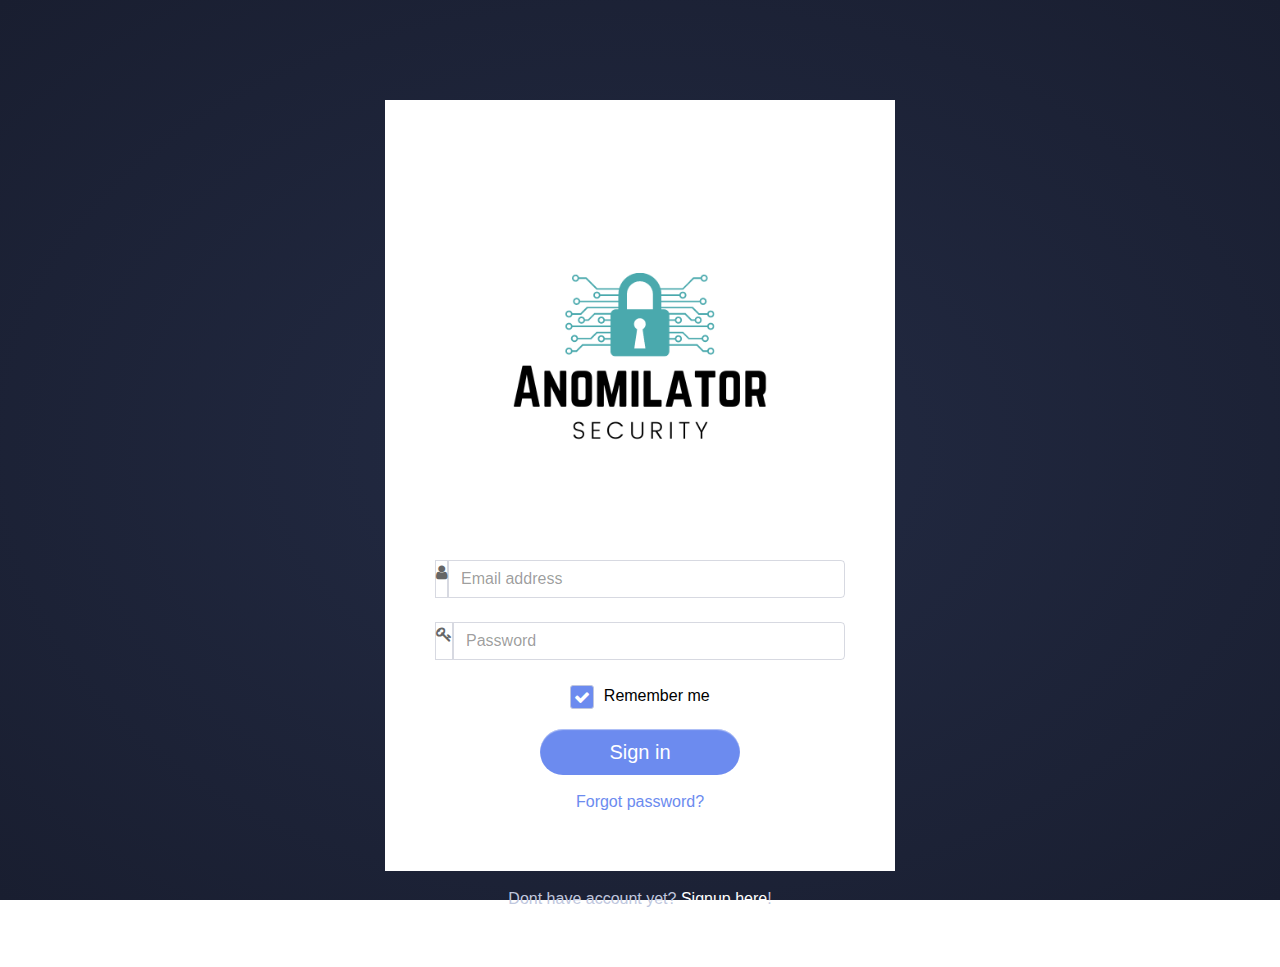
<file: fancy/login.html>
<!DOCTYPE html><html lang="en"><head>
<meta charset="utf-8">
<meta name="viewport" content="width=device-width, initial-scale=1, shrink-to-fit=no">
<meta name="description" content="">
<meta name="author" content="">
<link rel="icon" href="favicon.ico">
<title>ANOMILATORS</title>
<!-- Fontawesome icon CSS -->
<link rel="stylesheet" href="css/font-awesome.min.css" type="text/css">

<!-- Bootstrap CSS -->
<link rel="stylesheet" href="css/bootstrap.css" type="text/css">

<!-- Adminux CSS -->
 <link rel="stylesheet" href="css/dark_blue_adminux.css" type="text/css">
</head>
<body class="menuclose menuclose-right">

<div class="wrapper-content-sign-in ">
  <div class="container text-center">
    <form class="form-signin1 white" id="login" >
      <!--Fetch the login api inside of the form-->

      <img src="images/Anomilator.png" alt="Anomilator" class="img-fluid">
      <label class="sr-only">Email address</label>
      <div class="input-group"> <span class="input-group-addon"><i class="fa fa-user"></i></span>
        <input type="text" class="form-control" placeholder="Email address" name="username" id="username">
      </div>
      <br>
      <label class="sr-only">Password</label>
      <div class="input-group"> <span class="input-group-addon"><i class="fa fa-key"></i></span>
        <input type="password" class="form-control" placeholder="Password" name="password" id="password">
      </div>
      <br>
      <div class="checkbox">
        <label class="form-check-label active">
          <input type="checkbox" class="form-check-input">
          <i class="fa fa-check"></i></label>
        Remember me </div>
      <a href="index.html" class="btn btn-lg btn-primary btn-round" type="submit">Sign in</a><br>
      <a href="" class="btn btn-link mt-2 ">Forgot password?</a>
    </form>
    <p class="mt-3">Dont have account yet? <a href="#" class="text-white">Signup here</a>!</p>
  </div>
</div>

<!-- jQuery first, then Tether, then Bootstrap JS. -->

<script src="js/jquery-2.1.1.min.js" type="text/javascript"></script>

<script src="js/popper.min.js" crossorigin="anonymous"></script> 

<script src="js/bootstrap.min.js" type="text/javascript"></script> 

<!--Cookie js for theme chooser and applying it --> 
<script src="js/jquery.cookie.js" type="text/javascript"></script> 

<!-- IE10 viewport hack for Surface/desktop Windows 8 bug --> <script src="js/ie10-viewport-bug-workaround.js"></script> <script>
            "use strict";
            $('input[type="checkbox"]').on('change', function(){
                $(this).parent().toggleClass("active")
                $(this).closest(".media").toggleClass("active");
            }); 
        $(window).on("load", function(){
            /* loading screen */
            $(".loader_wrapper").fadeOut("slow");
        });
        </script>

</body></html>
</file>
<file: fancy/css/dark_blue_adminux.css>
@keyframes sonar{0%{transform:scale(1);opacity:1}100%{transform:scale(2);opacity:0}}html,body{height:100%}body{color:#c0c7de;direction:ltr;background:#252d47;background:-moz-radial-gradient(center, ellipse cover, #232b44 0%, #191e30 100%);background:-webkit-radial-gradient(center, ellipse cover, #232b44 0%, #191e30 100%);background:radial-gradient(ellipse at center, #232b44 0%, #191e30 100%);font-weight:400;background-attachment:fixed}h1,h2,h3,h4,h5,h6{color:#fff}a{color:#6c8bef}.gradient,.dropdown-item:focus,.dropdown-item:hover,body>.sidebar-left .nav-link.active,body>.sidebar-left .nav-link:hover,body>.container>.sidebar-left .nav-link.active,body>.container>.sidebar-left .nav-link:hover,.media-list>.media.new.active,.media-list>.media.new:hover,.media-list>.media:hover,.media-list>.media.active,.search-list>.media:hover,.member-list .media:hover,.message-container div .media:hover,.nav-tabs .nav-link.active,.fc-unthemed td.fc-widget-content.fc-today,.invoice.card .card-header,.invoice.card .card-footer{background:#2ec7cb;background:-moz-linear-gradient(left, #2ec7cb 0%, #6c8bef 100%);background:-webkit-linear-gradient(left, #2ec7cb 0%, #6c8bef 100%);background:linear-gradient(to right, #2ec7cb 0%, #6c8bef 100%);color:#ffffff}.gradient *,.dropdown-item:focus *,.dropdown-item:hover *,body>.sidebar-left .nav-link.active *,body>.sidebar-left .nav-link:hover *,body>.container>.sidebar-left .nav-link.active *,body>.container>.sidebar-left .nav-link:hover *,.media-list>.media.new.active *,.media-list>.media.new:hover *,.media-list>.media:hover *,.media-list>.media.active *,.search-list>.media:hover *,.member-list .media:hover *,.message-container div .media:hover *,.nav-tabs .nav-link.active *,.fc-unthemed td.fc-widget-content.fc-today *,.invoice.card .card-header *,.invoice.card .card-footer *{color:#fff !important;border-color:#fff !important}.custom-file-control,.custom-select,.form-control{border:1px solid #364269;background-color:transparent;color:#fff}.custom-file-control :focus,.custom-select :focus,.form-control :focus{color:#666666}.custom-file-control::placeholder,.custom-select::placeholder,.form-control::placeholder{color:rgba(255,255,255,0.3)}.custom-file-control::-moz-placeholder,.custom-select::-moz-placeholder,.form-control::-moz-placeholder{color:rgba(255,255,255,0.3)}.custom-file-control:-ms-input-placeholder,.custom-select:-ms-input-placeholder,.form-control:-ms-input-placeholder{color:rgba(255,255,255,0.3)}.custom-file-control:-moz-placeholder,.custom-select:-moz-placeholder,.form-control:-moz-placeholder{color:rgba(255,255,255,0.3)}.custom-select option{color:#222222}.input-group-addon,.input-group-btn{background:transparent;color:#fff;border:1px solid #364269}.page_subtitles{font-size:16px;line-height:40px;color:#fff;padding:0.5em 0 0 0;text-transform:uppercase}.page_subtitles a{text-transform:none;font-size:14px}.v-devider{margin:0 10px;border-right:1px solid rgba(255,255,255,0.1);border-left:1px solid rgba(0,0,0,0.2)}.badge-number{cursor:default;-webkit-border-radius:50%;-moz-border-radius:50%;-ms-border-radius:50%;border-radius:50%;color:#fff;font-weight:bold;font-size:10px;height:6px;letter-spacing:-1px;line-height:10px;top:10px;right:10px;position:absolute;text-align:center;width:6px}.badge-number:after{content:'';position:absolute;top:-3px;right:-3px;border:2px solid rgba(255,255,255,0.5);opacity:0;-webkit-border-radius:50%;-moz-border-radius:50%;-ms-border-radius:50%;border-radius:50%;width:12px;height:12px;animation:sonar 1.5s infinite;-moz-animation:sonar 1.5s infinite;-ms-animation:sonar 1.5s infinite;-webkit-animation:sonar 1.5s infinite}.pull-right .dropdown-menu{left:auto;right:0}.dropdown-menu.with-arrow{margin-top:10px;width:200px;margin-left:-100px;left:50%}.dropdown-menu.with-arrow:before{content:" ";height:8px;width:8px;border-left:8px solid transparent;border-right:8px solid transparent;border-bottom:8px solid #ffffff;margin-top:-8px;margin-left:-8px;left:50%;position:absolute;top:0}.message_userpic{width:50px;height:50px;-webkit-border-radius:3px;-moz-border-radius:3px;-ms-border-radius:3px;border-radius:3px;overflow:hidden;margin-right:15px}.message_userpic img{height:auto;width:100%;border:0;vertical-align:top;min-height:100%}.alert-block{width:30px;height:30px;-webkit-border-radius:3px;-moz-border-radius:3px;-ms-border-radius:3px;border-radius:3px;overflow:hidden;margin-right:15px;line-height:30px;font-size:20px;vertical-align:middle;text-align:center;color:#fff}.alert-block span{display:block;vertical-align:middle;height:100%;width:100%;line-height:30px}.post-options{background:#333e62;margin:25px auto 15px auto;padding:10px 0px}.btn .fa{vertical-align:middle;margin:0 3px}.footer-content{background:#0e111b;margin:0px;position:absolute !important;height:40px;line-height:40px;bottom:0;left:0;width:100%}.truncate,.user-menu-items .btn-group .btn,.user-menu-items .btn-group .btn .media-body,.user-menu-items .btn-group .btn .media-body span,.member-list .media h6,.ribbon span{text-overflow:ellipsis;overflow:hidden;white-space:nowrap}hr{border-top:1px solid #364269}.clearfix{clear:both}.responsive-img{max-width:100%;display:block;text-align:center;margin-bottom:0}.responsive-img img{max-width:100%;-webkit-box-shadow:0 5px 10px 0px rgba(0,0,0,0.4) ;-moz-box-shadow:0 5px 10px 0px rgba(0,0,0,0.4) ;-ms-box-shadow:0 5px 10px 0px rgba(0,0,0,0.4) ;box-shadow:0 5px 10px 0px rgba(0,0,0,0.4) }.list-group-item{background:rgba(63,77,121,0.4)}.block-time{font-size:60px;display:inline-block;padding:10px;margin:0 5px}.block-time span{font-size:16px !important;display:block;text-transform:uppercase;color:#ffffff}.input-group .input-group-addon{color:#fff}.input-group .input-group-addon.bg-primary{color:#ffffff}.input-group .input-group-addon.bg-success{color:#ffffff}.input-group .input-group-addon.bg-warning{color:#ffffff}textarea.form-control{line-height:1.4}pre code{color:#ffffff;background:rgba(0,0,0,0.6);padding:10px;width:100%;overflow:auto}code{color:#ffffff;background:rgba(0,0,0,0.6);display:inline-block}pre{position:relative;width:100%}.btn-ico{height:44px;width:44px;line-height:42px;padding:0;vertical-align:middle;text-align:center;-webkit-border-radius:0px;-moz-border-radius:0px;-ms-border-radius:0px;border-radius:0px}.btn-top-right{position:absolute;top:0;right:0}.wrapper-content{padding:60px 13px 40px 13px;height:auto;min-height:100%;position:relative;z-index:0;margin:0 270px;-webkit-transition:.5s ease all;-moz-transition:.5s ease all;-ms-transition:.5s ease all;transition:.5s ease all}.page-title{padding-top:30px;padding-bottom:30px}.page-title h3{color:#fff;font-weight:300}.page-title p{color:#8e9ac4;margin:0}.row{position:relative}.card-block{flex:1 1 auto;padding:1.25rem}label.form-check-label{border:1px solid #c0c7de;-webkit-border-radius:1px;-moz-border-radius:1px;-ms-border-radius:1px;border-radius:1px;color:#c0c7de;padding:0;width:24px;height:24px;line-height:24px;text-align:center;vertical-align:middle;margin-right:5px;-webkit-border-radius:3px;-moz-border-radius:3px;-ms-border-radius:3px;border-radius:3px}label.form-check-label i{vertical-align:top;display:inline-block;width:22px;height:22px;line-height:22px}label.form-check-label .form-check-input{display:none}label.form-check-label.radio{-webkit-border-radius:15px;-moz-border-radius:15px;-ms-border-radius:15px;border-radius:15px}label.form-check-label.active{color:#ffffff;background:#6c8bef}.text-muted{color:#8e9ac4 !important;font-size:13px}.br-1{border-right:1px solid #364269}.alert.top{position:fixed;top:0;left:0;z-index:99999;max-width:100%;right:0}.alert.top .close{float:right;position:absolute;top:4px;right:0}.alert.bottom{margin:0;position:fixed;bottom:0;left:0;z-index:99999;max-width:100%;right:0}.alert.bottom .close{float:right;position:absolute;top:4px;right:0}.push-cookie{padding-top:58px}.push-cookie header.navbar-fixed{top:58px}.push-cookie>.sidebar-right,.push-cookie>.sidebar-left,.push-cookie>.container>.sidebar-right,.push-cookie>.container>.sidebar-left{padding-top:118px}select.form-control{padding:0.4rem 1rem}.border-right{border-right:1px solid #364269}.forum_title{color:#fff}.forum_title+p{color:#c0c7de}.page-title+div .btn{animation:shake 0.82s cubic-bezier(0.36, 0.07, 0.19, 0.97) both infinite;transform:translate3d(0, 0, 0);backface-visibility:hidden;perspective:1000px}@keyframes shake{10%,90%{transform:translate3d(-1px, 0, 0)}20%,80%{transform:translate3d(2px, 0, 0)}30%,50%,70%{transform:translate3d(-4px, 0, 0)}40%,60%{transform:translate3d(4px, 0, 0)}}.has-feedback{position:relative}.has-success .form-control{border-color:#15d4be}.has-success .form-control-feedback{color:#15d4be}.has-warning .form-control{border-color:#f0ad4e}.has-warning .form-control-feedback{color:#f0ad4e}.has-error .form-control,.has-danger .form-control{border-color:#ff6262}.has-error .form-control-feedback,.has-danger .form-control-feedback{color:#ff6262}.has-info .form-control{border-color:#22bfed}.has-info .form-control-feedback{color:#22bfed}.sidebar-right,.sidebar-left{width:270px;top:0;display:block;min-height:100%;height:100%;z-index:9;-webkit-transition:.5s ease all;-moz-transition:.5s ease all;-ms-transition:.5s ease all;transition:.5s ease all}body>.sidebar-right,body>.sidebar-left,body>.container>.sidebar-right,body>.container>.sidebar-left{padding-top:60px;background:#272f4a;position:fixed;overflow-y:auto}body>.sidebar-right .media,body>.sidebar-left .media,body>.container>.sidebar-right .media,body>.container>.sidebar-left .media{color:#8e9ac4;border-color:rgba(54,66,105,0.4)}body>.sidebar-right .media p,body>.sidebar-right .media .description,body>.sidebar-left .media p,body>.sidebar-left .media .description,body>.container>.sidebar-right .media p,body>.container>.sidebar-right .media .description,body>.container>.sidebar-left .media p,body>.container>.sidebar-left .media .description{color:#c0c7de}body>.sidebar-right .media h1,body>.sidebar-right .media h2,body>.sidebar-right .media h3,body>.sidebar-right .media h4,body>.sidebar-right .media h5,body>.sidebar-right .media h6,body>.sidebar-left .media h1,body>.sidebar-left .media h2,body>.sidebar-left .media h3,body>.sidebar-left .media h4,body>.sidebar-left .media h5,body>.sidebar-left .media h6,body>.container>.sidebar-right .media h1,body>.container>.sidebar-right .media h2,body>.container>.sidebar-right .media h3,body>.container>.sidebar-right .media h4,body>.container>.sidebar-right .media h5,body>.container>.sidebar-right .media h6,body>.container>.sidebar-left .media h1,body>.container>.sidebar-left .media h2,body>.container>.sidebar-left .media h3,body>.container>.sidebar-left .media h4,body>.container>.sidebar-left .media h5,body>.container>.sidebar-left .media h6{color:#fff}body>.sidebar-right hr,body>.sidebar-left hr,body>.container>.sidebar-right hr,body>.container>.sidebar-left hr{border-color:rgba(54,66,105,0.4)}body>.sidebar-right::-webkit-scrollbar-track,body>.sidebar-left::-webkit-scrollbar-track,body>.container>.sidebar-right::-webkit-scrollbar-track,body>.container>.sidebar-left::-webkit-scrollbar-track{-webkit-border-radius:5px;-moz-border-radius:5px;-ms-border-radius:5px;border-radius:5px;background:#1e253a}body>.sidebar-right::-webkit-scrollbar-thumb,body>.sidebar-left::-webkit-scrollbar-thumb,body>.container>.sidebar-right::-webkit-scrollbar-thumb,body>.container>.sidebar-left::-webkit-scrollbar-thumb{-webkit-border-radius:5px;border-radius:5px;background:#333e62}body>.sidebar-right::-webkit-scrollbar-thumb:window-inactive,body>.sidebar-left::-webkit-scrollbar-thumb:window-inactive,body>.container>.sidebar-right::-webkit-scrollbar-thumb:window-inactive,body>.container>.sidebar-left::-webkit-scrollbar-thumb:window-inactive{background:#1e253a}body>.sidebar-left,body>.container>.sidebar-left{left:0;-webkit-box-shadow:2px 0px 5px 0px rgba(0,0,0,0.1) ;-moz-box-shadow:2px 0px 5px 0px rgba(0,0,0,0.1) ;-ms-box-shadow:2px 0px 5px 0px rgba(0,0,0,0.1) ;box-shadow:2px 0px 5px 0px rgba(0,0,0,0.1) }body>.sidebar-left .nav-link,body>.container>.sidebar-left .nav-link{color:#fff;padding:0.5em 1.8em;position:relative}body>.sidebar-left .nav-link i,body>.container>.sidebar-left .nav-link i{margin-right:10px;width:20px}body>.sidebar-left .nav-link i.left-icon,body>.container>.sidebar-left .nav-link i.left-icon{float:left;height:30px;line-height:28px;width:30px;margin-right:10px;color:#fff;font-size:12px;text-align:center;vertical-align:middle}body>.sidebar-left .nav-link i.left-icon.circle,body>.container>.sidebar-left .nav-link i.left-icon.circle{-webkit-border-radius:15px;-moz-border-radius:15px;-ms-border-radius:15px;border-radius:15px;background:rgba(0,0,0,0.1);border:1px solid rgba(255,255,255,0.1)}body>.sidebar-left .nav-link i.left-icon.square,body>.container>.sidebar-left .nav-link i.left-icon.square{background:rgba(0,0,0,0.1);border:1px solid rgba(255,255,255,0.1)}body>.sidebar-left .nav li .nav li .nav-link,body>.container>.sidebar-left .nav li .nav li .nav-link{color:#c0c7de;padding-left:3em}body>.sidebar-left .nav li .nav li .nav li .nav-link,body>.container>.sidebar-left .nav li .nav li .nav li .nav-link{color:#8e9ac4;padding-left:3em}body>.sidebar-left .nav-link.active,body>.sidebar-left .nav-link:hover,body>.container>.sidebar-left .nav-link.active,body>.container>.sidebar-left .nav-link:hover{color:#ffffff !important}body>.sidebar-left .nav-link:hover,body>.container>.sidebar-left .nav-link:hover{opacity:0.9}body>.sidebar-left .nav li .nav,body>.container>.sidebar-left .nav li .nav{display:none}body>.sidebar-left .nav li .nav li .nav,body>.container>.sidebar-left .nav li .nav li .nav{display:none}body>.sidebar-left .nav.in li.active .nav,body>.container>.sidebar-left .nav.in li.active .nav{display:block}body>.sidebar-left .nav.in li.active .nav.in li.active .nav,body>.container>.sidebar-left .nav.in li.active .nav.in li.active .nav{display:block}body>.sidebar-left>.nav>li,body>.container>.sidebar-left>.nav>li{line-height:28px}body>.sidebar-left .nav-third-level li a,body>.container>.sidebar-left .nav-third-level li a{padding-left:4em  !important}body>.sidebar-left .title-nav,body>.container>.sidebar-left .title-nav{font-size:16px;line-height:40px;color:#fff;padding:0.5em 1.90em;text-transform:uppercase}body>.sidebar-left .menudropdown i,body>.container>.sidebar-left .menudropdown i{float:right;margin-right:0;text-align:center;vertical-align:middle;height:28px;width:12px;line-height:28px}body>.sidebar-left .menudropdown.show,body>.container>.sidebar-left .menudropdown.show{color:#fff}body>.sidebar-left .menudropdown.show .menudropdown.show,body>.container>.sidebar-left .menudropdown.show .menudropdown.show{color:#fff}body>.sidebar-left .menudropdown.show i.fa-angle-down,body>.container>.sidebar-left .menudropdown.show i.fa-angle-down{transform:rotate(180deg);-ms-transform:rotate(180deg);-webkit-transform:rotate(180deg);-moz-transform:rotate(180deg)}body>.sidebar-left h1,body>.sidebar-left h2,body>.sidebar-left h3,body>.sidebar-left h4,body>.sidebar-left h5,body>.container>.sidebar-left h1,body>.container>.sidebar-left h2,body>.container>.sidebar-left h3,body>.container>.sidebar-left h4,body>.container>.sidebar-left h5{color:#fff}.meeting-subject{color:#fff;line-height:22px;display:inline-block;margin:10px 0}.user-menu-items .btn-group{width:100%}.user-menu-items .btn-group .btn{border:0;background:#1e253a;color:#8e9ac4;padding:2em;width:100%;text-align:left}.user-menu-items .btn-group .btn .message_userpic{width:40px;height:40px}.user-menu-items .btn-group .btn .media-body{max-width:150px}.user-menu-items .btn-group .btn .media-body span{display:block;color:#fff}.user-menu-items .btn-group .btn.dropdown-toggle::after{margin-top:15px}.user-menu-items .dropdown-menu{left:50% !important;width:80%;margin-left:-40%}.user-menu-items .dropdown-menu:before{content:" ";height:8px;width:8px;position:absolute;left:50%;border-left:8px solid transparent;border-right:8px solid transparent;border-bottom:8px solid #ffffff;margin-left:-9px;margin-top:-16px}body>.sidebar-right,body>.container>.sidebar-right{right:0;-webkit-box-shadow:-2px 0px 5px 0px rgba(0,0,0,0.1) ;-moz-box-shadow:-2px 0px 5px 0px rgba(0,0,0,0.1) ;-ms-box-shadow:-2px 0px 5px 0px rgba(0,0,0,0.1) ;box-shadow:-2px 0px 5px 0px rgba(0,0,0,0.1) }body>.sidebar-right .progressprofile,body>.container>.sidebar-right .progressprofile{padding:0.5em 1.0em;color:#fff;position:relative;margin-top:20px}body>.sidebar-right .progressprofile h2,body>.sidebar-right .progressprofile h3,body>.sidebar-right .progressprofile h4,body>.sidebar-right .progressprofile h5,body>.sidebar-right .progressprofile h6,body>.container>.sidebar-right .progressprofile h2,body>.container>.sidebar-right .progressprofile h3,body>.container>.sidebar-right .progressprofile h4,body>.container>.sidebar-right .progressprofile h5,body>.container>.sidebar-right .progressprofile h6{color:#fff}body>.sidebar-right .progressprofile *,body>.container>.sidebar-right .progressprofile *{margin:0;position:relative;z-index:2}body>.sidebar-right .progressprofile p,body>.container>.sidebar-right .progressprofile p{color:#c0c7de;font-size:11px;text-transform:uppercase}body>.sidebar-right .progressprofile figure,body>.container>.sidebar-right .progressprofile figure{width:50px;margin:15px auto;height:50px;overflow:hidden;-webkit-border-radius:50px;-moz-border-radius:50px;-ms-border-radius:50px;border-radius:50px}body>.sidebar-right .progressprofile figure img,body>.container>.sidebar-right .progressprofile figure img{width:100%}body>.sidebar-right .progressprofile .user-details,body>.container>.sidebar-right .progressprofile .user-details{position:absolute;width:100%;top:10px;left:0;right:0}body>.sidebar-right .progressprofile .progress_profile,body>.container>.sidebar-right .progressprofile .progress_profile{z-index:1;margin:0 auto;left:0;right:0;width:100%;clear:both}body>.sidebar-right .title-nav,body>.container>.sidebar-right .title-nav{font-size:16px;line-height:40px;color:#fff;padding:0.5em 1.0em;text-transform:uppercase}body.menuclose .sidebar-left{left:-280px}body.menuclose .wrapper-content{margin-left:0px}body.menuclose-right .sidebar-right{right:-280px}body.menuclose-right .wrapper-content{margin-right:0px}.media-list{overflow-y:auto;color:#fff}.media-list>.media{color:#8e9ac4;text-decoration:none;padding:12px 1em;border-bottom:1px solid #364269;position:relative}.media-list>.media:last-child{border-bottom:0}.media-list>.media .message_userpic{width:30px;height:30px;-webkit-border-radius:3px;-moz-border-radius:3px;-ms-border-radius:3px;border-radius:3px;overflow:hidden;margin-right:15px;position:relative}.media-list>.media .message_userpic .user-status{height:8px;width:8px;display:block;position:absolute;right:0px;top:0px;-webkit-border-radius:5px;-moz-border-radius:5px;-ms-border-radius:5px;border-radius:5px;-webkit-box-shadow:-2px 0px 5px 0px rgba(0,0,0,0.2) ;-moz-box-shadow:-2px 0px 5px 0px rgba(0,0,0,0.2) ;-ms-box-shadow:-2px 0px 5px 0px rgba(0,0,0,0.2) ;box-shadow:-2px 0px 5px 0px rgba(0,0,0,0.2) ;border:1px solid #ffffff}.media-list>.media h6{color:#fff}.media-list>.media h6 small{color:#8e9ac4}.media-list>.media .description{color:#c0c7de;margin-top:10px;margin-bottom:10px;font-size:13px}.media-list>.media .invites-by{height:20px;width:20px;display:inline-block;vertical-align:middle;margin-left:5px;-webkit-border-radius:3px;-moz-border-radius:3px;-ms-border-radius:3px;border-radius:3px;overflow:hidden;position:relative}.media-list>.media .invites-by img{width:100%;vertical-align:top}.media-list>.media .invites-by .user-status{height:6px;width:6px;display:block;position:absolute;right:0px;top:0px;-webkit-border-radius:4px;-moz-border-radius:4px;-ms-border-radius:4px;border-radius:4px;-webkit-box-shadow:-2px 0px 5px 0px rgba(0,0,0,0.2) ;-moz-box-shadow:-2px 0px 5px 0px rgba(0,0,0,0.2) ;-ms-box-shadow:-2px 0px 5px 0px rgba(0,0,0,0.2) ;box-shadow:-2px 0px 5px 0px rgba(0,0,0,0.2) ;border:1px solid #ffffff}.media-list>.media .overlay{position:absolute;height:100.1%;width:100%;padding:10px;vertical-align:middle;display:flex;left:0;top:0px;display:block;opacity:0;text-align:right;background:rgba(0,0,0,0.3)}.media-list>.media .overlay .btn{padding:0;height:40px;width:40px;line-height:40px;text-align:center;margin-top:5px}.media-list>.media .overlay .btn i{margin:0}.media-list>.media.new{background:#364269}.media-list>.media:hover .description,.media-list>.media:hover h6,.media-list>.media:hover h6 small,.media-list>.media.active .description,.media-list>.media.active h6,.media-list>.media.active h6 small{color:#fff}.media-list>.media:hover .overlay,.media-list>.media.active .overlay{opacity:1;display:block}.media-list.bordered .media{border:1px solid #364269;border-bottom:0}.media-list.bordered .media:last-child{border-bottom:1px solid #364269}.media-list.bordered .media .btn{text-align:center}.media-list.bordered .media .btn-sm{line-height:10px;padding:6px 10px;min-width:60px}.search-list{color:#fff}.search-list>.media{width:100%;display:block;color:#8e9ac4;text-decoration:none;padding:12px 1em;border-bottom:1px solid #364269;position:relative}.search-list>.media:last-child{border-bottom:0}.search-list>.media h6{width:100%;display:block;color:#fff}.search-list>.media h6 a{color:#c0c7de;font-weight:600}.search-list>.media h6 small{color:#8e9ac4}.search-list>.media p{width:100%;display:block;max-width:500px;color:#c0c7de}.search-list>.media .description{color:#c0c7de;margin:5px 0px;font-size:13px;max-width:none}.search-list>.media:hover .description,.search-list>.media:hover h6,.search-list>.media:hover p{color:#fff}.search-list>.media:hover .overlay{opacity:1;display:block}.search-list>.media .title-nav{font-size:20px;padding:0 15px;color:#fff}.comment-list{overflow-y:auto;color:#fff}.comment-list>.media{color:#8e9ac4;text-decoration:none;padding:15px 0em;position:relative}.comment-list>.media:last-child{border-bottom:0}.comment-list>.media .message_userpic{width:30px;height:30px;-webkit-border-radius:3px;-moz-border-radius:3px;-ms-border-radius:3px;border-radius:3px;overflow:hidden;margin-right:15px;position:relative}.comment-list>.media .message_userpic .user-status{height:8px;width:8px;display:block;position:absolute;right:0px;top:0px;-webkit-border-radius:5px;-moz-border-radius:5px;-ms-border-radius:5px;border-radius:5px;-webkit-box-shadow:-2px 0px 5px 0px rgba(0,0,0,0.2) ;-moz-box-shadow:-2px 0px 5px 0px rgba(0,0,0,0.2) ;-ms-box-shadow:-2px 0px 5px 0px rgba(0,0,0,0.2) ;box-shadow:-2px 0px 5px 0px rgba(0,0,0,0.2) ;border:1px solid #ffffff}.comment-list>.media h6{color:#fff}.comment-list>.media h6 a{color:#c0c7de;font-weight:600}.comment-list>.media h6 small{color:#8e9ac4}.comment-list>.media .description{color:#c0c7de;margin-top:10px;font-size:13px}.comment-list>.media .form-check{margin-top:5px;margin-right:10px}.comment-list .media.active h6{text-decoration:line-through}.comment-list .comment{border:1px solid #364269;background:transparent;padding:10px;margin:0}.comment-list .comment:last-child{border-bottom:1px solid #364269}.comment-list .comment .form-control{background:transparent;color:#fff;border:0}.comment-list .comment .form-control:focus{border:0}.member-list{color:#fff}.member-list .media{width:100%;float:left;display:block;margin:10px 0;color:#8e9ac4;text-decoration:none;padding:13px;position:relative;text-align:center;background:#2c3654}.member-list .media:nth-child(3n){margin-right:0}.member-list .media .message_userpic{width:40px;height:40px;line-height:40px;font-size:30px;-webkit-border-radius:20px;-moz-border-radius:20px;-ms-border-radius:20px;border-radius:20px;overflow:hidden;margin:0 auto 15px auto;position:relative;display:inline-block}.member-list .media .message_userpic .user-status{height:8px;width:8px;display:block;position:absolute;right:11%;top:11%;-webkit-border-radius:5px;-moz-border-radius:5px;-ms-border-radius:5px;border-radius:5px;-webkit-box-shadow:-2px 0px 5px 0px rgba(0,0,0,0.2) ;-moz-box-shadow:-2px 0px 5px 0px rgba(0,0,0,0.2) ;-ms-box-shadow:-2px 0px 5px 0px rgba(0,0,0,0.2) ;box-shadow:-2px 0px 5px 0px rgba(0,0,0,0.2) ;border:1px solid #ffffff}.member-list .media .message_userpic.large{width:120px;height:120px;-webkit-border-radius:60px;-moz-border-radius:60px;-ms-border-radius:60px;border-radius:60px;margin-top:20px}.member-list .media .message_userpic.medium{width:80px;height:80px;-webkit-border-radius:40px;-moz-border-radius:40px;-ms-border-radius:40px;border-radius:40px;margin-top:10px}.member-list .media h6{color:#fff;word-break:break-all}.member-list .media h6 small{color:#8e9ac4}.member-list .media .description{color:#c0c7de;margin-top:10px;font-size:13px}.member-list .media .form-check{margin-top:5px}.member-list .media .overlay{position:absolute;height:100.01%;width:100%;padding:10px;vertical-align:middle;display:flex;left:0;top:0px;display:block;opacity:0;text-align:center;background:rgba(0,0,0,0.3);z-index:9}.member-list .media .overlay .btn{padding:0;height:40px;width:40px;line-height:40px;text-align:center;margin-top:5px}.member-list .media .overlay .btn i{margin:0}.member-list .media .media-body{width:100%;z-index:2;position:relative}.member-list .media:hover .description,.member-list .media:hover h6,.member-list .media:hover p{color:#fff}.member-list .media:hover .overlay{opacity:1;display:block}.member-list .media .background{opacity:0.3}.member-list .media .followers{border-top:1px solid #364269;padding-top:10px}.member-list .media .followers h4{margin-bottom:0}.member-list .media .followers h4 small{font-size:14px;font-weight:300}.member-list .media .followers>div{border-right:1px solid #364269}.member-list .media .followers>div:last-child{border-right:none}.member-list .media.bg-success,.member-list .media.bg-danger,.member-list .media.bg-warning,.member-list .media.bg-secondary,.member-list .media.bg-info,.member-list .media.bg-primary{color:#ffffff}.member-list .media.bg-success h6,.member-list .media.bg-danger h6,.member-list .media.bg-warning h6,.member-list .media.bg-secondary h6,.member-list .media.bg-info h6,.member-list .media.bg-primary h6{color:#ffffff}.member-list .media.bg-success p,.member-list .media.bg-danger p,.member-list .media.bg-warning p,.member-list .media.bg-secondary p,.member-list .media.bg-info p,.member-list .media.bg-primary p{color:#ffffff}.member-list .media.bg-success span,.member-list .media.bg-danger span,.member-list .media.bg-warning span,.member-list .media.bg-secondary span,.member-list .media.bg-info span,.member-list .media.bg-primary span{color:#ffffff}.member-list .media.bg-success div,.member-list .media.bg-danger div,.member-list .media.bg-warning div,.member-list .media.bg-secondary div,.member-list .media.bg-info div,.member-list .media.bg-primary div{border-color:rgba(255,255,255,0.59)}.member-list .media.active h6{text-decoration:line-through}.project-list{max-height:440px;color:#fff}.project-list .media{width:100%;height:192px;float:left;margin:10px 0;color:#8e9ac4;text-decoration:none;padding:0px;position:relative;text-align:center;background:#2c3654}.project-list .media:nth-child(2n){margin-right:0}.project-list .media .projectpic{width:100%;height:100%;overflow:hidden;margin:0 auto 0px auto;position:relative;float:left;background-clip:border-box}.project-list .media .projectpic img{width:auto;max-width:100%;min-height:100%;opacity:0.9;background-clip:border-box}.project-list .media .overlay{position:absolute;height:100.01%;width:50%;padding:10px;vertical-align:middle;display:flex;right:0;top:0px;display:block;opacity:1;text-align:left;background:rgba(46,199,203,0.8);background:-moz-linear-gradient(left, rgba(46,199,203,0.8) 0%, rgba(108,139,239,0.8) 100%);background:-webkit-linear-gradient(left, rgba(46,199,203,0.8) 0%, rgba(108,139,239,0.8) 100%);background:linear-gradient(to right, rgba(46,199,203,0.8) 0%, rgba(108,139,239,0.8) 100%);color:#ffffff}.project-list .media .overlay *{color:#ffffff !important}.project-list .media .overlay .description,.project-list .media .overlay p{color:#fff;margin-top:10px;font-size:13px}.project-list .media .overlay h6{color:#fff;width:100%;clear:both}.project-list .media .overlay h6 small{color:#8e9ac4}.project-list .media .overlay .btn{padding:0 20px;height:30px;line-height:26px;text-align:center;margin-top:5px}.project-list .media .overlay .btn i{margin:0 10px 0 0}.ribbon{padding:5px 15px;position:relative;margin-bottom:15px;margin-top:15px;z-index:9}.ribbon span{display:block;width:100px;max-width:90%;height:20px;line-height:20px;vertical-align:middle;color:#ffffff}.ribbon.left{margin-left:-20px;text-align:left;width:90%}.ribbon.left:before{content:" ";height:15px;width:15px;border-left:0px solid transparent;border-right:15px solid transparent;position:absolute;top:0;right:-15px}.ribbon.left:after{content:" ";height:15px;width:15px;border-left:0px solid transparent;border-right:15px solid transparent;position:absolute;bottom:0;right:-15px}.ribbon.right{margin-right:-20px;float:right;text-align:right}.ribbon.right:before{content:" ";height:15px;width:15px;border-left:0px solid transparent;border-left:15px solid transparent;position:absolute;top:0;left:-15px}.ribbon.right:after{content:" ";height:15px;width:15px;border-left:0px solid transparent;border-left:15px solid transparent;position:absolute;bottom:0;left:-15px}.ribbon.top-left{text-align:center;width:40px;margin-top:-25px;padding:0;margin-bottom:30px}.ribbon.top-left span{width:100%;float:left;height:40px;margin:0;line-height:40px;vertical-align:middle;display:block;max-width:none}.ribbon.top-left:before{content:" ";height:20px;width:20px;border-bottom:20px solid transparent;border-right:20px solid transparent;position:absolute;bottom:-20px;left:0}.ribbon.top-left:after{content:" ";height:20px;width:20px;border-bottom:20px solid transparent;border-left:20px solid transparent;position:absolute;bottom:-20px;right:0}.ribbon.top-right{text-align:center;width:40px;margin-top:-25px;padding:0;margin-bottom:30px;float:right}.ribbon.top-right span{width:100%;float:left;height:40px;margin:0;line-height:40px;vertical-align:middle;display:block;max-width:none}.ribbon.top-right:before{content:" ";height:20px;width:20px;border-bottom:20px solid transparent;border-right:20px solid transparent;position:absolute;bottom:-20px;left:0}.ribbon.top-right:after{content:" ";height:20px;width:20px;border-bottom:20px solid transparent;border-left:20px solid transparent;position:absolute;bottom:-20px;right:0}.ribbon.success{background:#2dc1c9;background:-moz-linear-gradient(left, #2dc1c9 0%, #2194c1 30%, #252d47 100%);background:-webkit-linear-gradient(left, #2dc1c9 0%, #2194c1 30%, #252d47 100%);background:linear-gradient(to right, #2dc1c9 0%, #2194c1 30%, #252d47 100%);color:#fff}.ribbon.success .progress-bar{background:#51d1d8}.ribbon.success .background-image:before{background:rgba(45,193,201,0.2);background:-moz-linear-gradient(left, rgba(45,193,201,0.2) 0%, rgba(33,148,193,0.9) 30%, #252d47 100%);background:-webkit-linear-gradient(left, rgba(45,193,201,0.2) 0%, rgba(33,148,193,0.9) 30%, #252d47 100%);background:linear-gradient(to right, rgba(45,193,201,0.2) 0%, rgba(33,148,193,0.9) 30%, #252d47 100%);color:#fff}.ribbon.success .background-image:before .progress-bar{background:rgba(81,209,216,0.2)}.ribbon.success.left:before{border-top:15px solid #252d47;border-bottom:15px solid #252d47}.ribbon.success.right:before{border-top:15px solid #2dc1c9}.ribbon.success.right:after{border-bottom:15px solid #2dc1c9}.ribbon.success.top-left{background:#2cc4cd;position:absolute;left:10px}.ribbon.success.top-left:before{border-left:25px solid #2cc4cd}.ribbon.success.top-left:after{border-right:25px solid #2cc4cd}.ribbon.success.top-right{background:#2cc4cd;position:absolute;right:10px}.ribbon.success.top-right:before{border-left:25px solid #2cc4cd}.ribbon.success.top-right:after{border-right:25px solid #2cc4cd}.ribbon.danger{background:#e47c64;background:-moz-linear-gradient(left, #e47c64 0%, #e36481 30%, #252d47 100%);background:-webkit-linear-gradient(left, #e47c64 0%, #e36481 30%, #252d47 100%);background:linear-gradient(to right, #e47c64 0%, #e36481 30%, #252d47 100%);color:#fff}.ribbon.danger .progress-bar{background:#eca18f}.ribbon.danger .background-image:before{background:rgba(228,124,100,0.2);background:-moz-linear-gradient(left, rgba(228,124,100,0.2) 0%, rgba(227,100,129,0.9) 30%, #252d47 100%);background:-webkit-linear-gradient(left, rgba(228,124,100,0.2) 0%, rgba(227,100,129,0.9) 30%, #252d47 100%);background:linear-gradient(to right, rgba(228,124,100,0.2) 0%, rgba(227,100,129,0.9) 30%, #252d47 100%);color:#fff}.ribbon.danger .background-image:before .progress-bar{background:rgba(236,161,143,0.2)}.ribbon.danger.left:before{border-top:15px solid #252d47;border-bottom:15px solid #252d47}.ribbon.danger.right:before{border-top:15px solid #e47c64}.ribbon.danger.right:after{border-bottom:15px solid #e47c64}.ribbon.danger.top-left{background:#ff6262;position:absolute;left:10px}.ribbon.danger.top-left:before{border-left:25px solid #ff6262}.ribbon.danger.top-left:after{border-right:25px solid #ff6262}.ribbon.danger.top-right{background:#ff6262;position:absolute;right:10px}.ribbon.danger.top-right:before{border-left:25px solid #ff6262}.ribbon.danger.top-right:after{border-right:25px solid #ff6262}.ribbon.warning{background:#ffba00;background:-moz-linear-gradient(left, #ffba00 0%, #fc9244 30%, #252d47 100%);background:-webkit-linear-gradient(left, #ffba00 0%, #fc9244 30%, #252d47 100%);background:linear-gradient(to right, #ffba00 0%, #fc9244 30%, #252d47 100%);color:#fff}.ribbon.warning .progress-bar{background:#ffc833}.ribbon.warning .background-image:before{background:rgba(255,186,0,0.2);background:-moz-linear-gradient(left, rgba(255,186,0,0.2) 0%, rgba(252,146,68,0.9) 30%, #252d47 100%);background:-webkit-linear-gradient(left, rgba(255,186,0,0.2) 0%, rgba(252,146,68,0.9) 30%, #252d47 100%);background:linear-gradient(to right, rgba(255,186,0,0.2) 0%, rgba(252,146,68,0.9) 30%, #252d47 100%);color:#fff}.ribbon.warning .background-image:before .progress-bar{background:rgba(255,200,51,0.2)}.ribbon.warning.left:before{border-top:15px solid #252d47;border-bottom:15px solid #252d47}.ribbon.warning.right:before{border-top:15px solid #ffba00}.ribbon.warning.right:after{border-bottom:15px solid #ffba00}.ribbon.warning.top-left{background:#f0ad4e;position:absolute;left:10px}.ribbon.warning.top-left:before{border-left:25px solid #f0ad4e}.ribbon.warning.top-left:after{border-right:25px solid #f0ad4e}.ribbon.warning.top-right{background:#f0ad4e;position:absolute;right:10px}.ribbon.warning.top-right:before{border-left:25px solid #f0ad4e}.ribbon.warning.top-right:after{border-right:25px solid #f0ad4e}.ribbon.primary{background:#7a79fe;background:-moz-linear-gradient(left, #7a79fe 0%, #a758f5 30%, #252d47 100%);background:-webkit-linear-gradient(left, #7a79fe 0%, #a758f5 30%, #252d47 100%);background:linear-gradient(to right, #7a79fe 0%, #a758f5 30%, #252d47 100%);color:#fff}.ribbon.primary .progress-bar{background:#acacfe}.ribbon.primary .background-image:before{background:rgba(122,121,254,0.2);background:-moz-linear-gradient(left, rgba(122,121,254,0.2) 0%, rgba(167,88,245,0.9) 30%, #252d47 100%);background:-webkit-linear-gradient(left, rgba(122,121,254,0.2) 0%, rgba(167,88,245,0.9) 30%, #252d47 100%);background:linear-gradient(to right, rgba(122,121,254,0.2) 0%, rgba(167,88,245,0.9) 30%, #252d47 100%);color:#fff}.ribbon.primary .background-image:before .progress-bar{background:rgba(172,172,254,0.2)}.ribbon.primary.left:before{border-top:15px solid #252d47;border-bottom:15px solid #252d47}.ribbon.primary.right:before{border-top:15px solid #7a79fe}.ribbon.primary.right:after{border-bottom:15px solid #7a79fe}.ribbon.primary.top-left{background:#6c8bef;position:absolute;left:10px}.ribbon.primary.top-left:before{border-left:25px solid #6c8bef}.ribbon.primary.top-left:after{border-right:25px solid #6c8bef}.ribbon.primary.top-right{background:#6c8bef;position:absolute;right:10px}.ribbon.primary.top-right:before{border-left:25px solid #6c8bef}.ribbon.primary.top-right:after{border-right:25px solid #6c8bef}header{width:100%;display:block;position:relative;z-index:10;-webkit-transition:.5s ease all;-moz-transition:.5s ease all;-ms-transition:.5s ease all;transition:.5s ease all}header .icon-header{color:#c0c7de}header .icon-header:hover{color:#fff}header .icon-header:focus{color:#fff;outline:0px none;-webkit-box-shadow:0 0px 0px 0px transparent ;-moz-box-shadow:0 0px 0px 0px transparent ;-ms-box-shadow:0 0px 0px 0px transparent ;box-shadow:0 0px 0px 0px transparent }header .navbar{background:#252d47;-webkit-box-shadow:0 2px 5px 0px rgba(0,0,0,0.1) ;-moz-box-shadow:0 2px 5px 0px rgba(0,0,0,0.1) ;-ms-box-shadow:0 2px 5px 0px rgba(0,0,0,0.1) ;box-shadow:0 2px 5px 0px rgba(0,0,0,0.1) }header .navbar .navbar-brand{font-size:20px;margin-right:10px}header .nav-item .dropdown-menu{position:absolute;margin-top:12px}header .search-header,header .nav-item,header .nav-item .btn{position:relative}header .search-header{margin:-15px 0}header .search-header input[type="text"]{background:#1e253a;color:#fff;height:60px;min-width:300px;border:0;-webkit-border-radius:0;-moz-border-radius:0;-ms-border-radius:0;border-radius:0}header .search-header input[type="text"]::placeholder{color:#999999}header .search-header input[type="text"]:focus{border:0px}header .search-header button{position:absolute;right:0;top:10px}header .sidebar-right,header .sidebar-left{width:260px}header.navbar-fixed{position:fixed;top:0;left:0;width:100%}.message-container{width:300px;left:50%;margin-left:-150px;padding:0px}.message-container:before{content:" ";height:8px;width:8px;border-left:8px solid transparent;border-right:8px solid transparent;border-bottom:8px solid #ffffff;margin-left:-9px;margin-top:-8px;left:50%;position:absolute;z-index:2}.message-container:after{content:" ";height:8px;width:8px;border-left:8px solid transparent;border-right:8px solid transparent;border-bottom:8px solid #bbbbbb;margin-left:-9px;margin-top:-9px;left:50%;position:absolute;top:0;z-index:1}.message-container div{max-height:400px;overflow-y:auto}.message-container div .media{color:#666;text-decoration:none;padding:12px 10px;border-bottom:1px solid #eeeeee}.message-container div .media h6{color:#000}.message-container div .media:hover h6{color:#fff}.userprofile{padding-left:40px !important;color:#fff}.userpic{height:30px;width:30px;margin-right:10px;overflow:hidden;display:inline-block;vertical-align:middle;-webkit-border-radius:3px;-moz-border-radius:3px;-ms-border-radius:3px;border-radius:3px;background:#ffffff;position:absolute;left:0;top:3px}.userpic img{height:auto;width:100%;border:0;vertical-align:top}.box-links>div>.media{width:33.33%;padding:15px;float:left;border:0px none !important}.box-links>div>.media .quick-block{width:100%;height:70px;line-height:70px;vertical-align:middle;text-align:center;border:1px solid #eeeeee;font-size:24px;-webkit-border-radius:4px;-moz-border-radius:4px;-ms-border-radius:4px;border-radius:4px}.navbar-brand.imglogo{height:42px;width:166px;background:url("../images/logo_header.png") no-repeat center left;background-size:auto 40px;margin-bottom:-5px;margin-top:-4px}.btn-primary,.btn-secondary,.btn-info,.btn-danger,.btn-success{-webkit-box-shadow:inset 0 1px 1px 0px rgba(255,255,255,0.5);-moz-box-shadow:inset 0 1px 1px 0px rgba(255,255,255,0.5);-ms-box-shadow:inset 0 1px 1px 0px rgba(255,255,255,0.5);box-shadow:inset 0 1px 1px 0px rgba(255,255,255,0.5);border:0}.btn-primary:focus,.btn-primary:hover{color:#fff}.btn-round{-webkit-border-radius:50px !important;-moz-border-radius:50px !important;-ms-border-radius:50px !important;border-radius:50px !important}.btn-round.input-group-addon:first-child{-webkit-border-radius:50px 0 0 50px !important;-moz-border-radius:50px 0 0 50px !important;-ms-border-radius:50px 0 0 50px !important;border-radius:50px 0 0 50px !important}.btn-round.input-group-addon:not(:first-child){-webkit-border-radius:0 50px 50px 0 !important;-moz-border-radius:0 50px 50px 0 !important;-ms-border-radius:0 50px 50px 0 !important;border-radius:0 50px 50px 0 !important}.timeline{margin:15px auto}.timeline .media:before{content:" ";height:100%;left:14px;width:1px;background:rgba(255,255,255,0.2);position:absolute;top:0}.timeline .media .message_userpic{margin-right:15px;height:60px;width:60px;-webkit-border-radius:0;-moz-border-radius:0;-ms-border-radius:0;border-radius:0}.timeline .media .message_userpic img{height:100%;width:auto}.timeline .media .message_userpic:before{content:" ";position:absolute;left:0;top:0;width:100%;height:100%;display:block;z-index:1}.timeline .media .message_userpic.success:before{background:rgba(45,193,201,0.2);background:-moz-linear-gradient(left, rgba(45,193,201,0.2) 0%, rgba(33,148,193,0.6) 30%, #252d47 100%);background:-webkit-linear-gradient(left, rgba(45,193,201,0.2) 0%, rgba(33,148,193,0.6) 30%, #252d47 100%);background:linear-gradient(to right, rgba(45,193,201,0.2) 0%, rgba(33,148,193,0.6) 30%, #252d47 100%);color:#fff}.timeline .media .message_userpic.success:before .progress-bar{background:rgba(81,209,216,0.2)}.timeline .media .message_userpic.danger:before{background:rgba(228,124,100,0.2);background:-moz-linear-gradient(left, rgba(228,124,100,0.2) 0%, rgba(227,100,129,0.6) 30%, #252d47 100%);background:-webkit-linear-gradient(left, rgba(228,124,100,0.2) 0%, rgba(227,100,129,0.6) 30%, #252d47 100%);background:linear-gradient(to right, rgba(228,124,100,0.2) 0%, rgba(227,100,129,0.6) 30%, #252d47 100%);color:#fff}.timeline .media .message_userpic.danger:before .progress-bar{background:rgba(236,161,143,0.2)}.timeline .media .message_userpic.warning:before{background:rgba(255,186,0,0.2);background:-moz-linear-gradient(left, rgba(255,186,0,0.2) 0%, rgba(252,146,68,0.6) 30%, #252d47 100%);background:-webkit-linear-gradient(left, rgba(255,186,0,0.2) 0%, rgba(252,146,68,0.6) 30%, #252d47 100%);background:linear-gradient(to right, rgba(255,186,0,0.2) 0%, rgba(252,146,68,0.6) 30%, #252d47 100%);color:#fff}.timeline .media .message_userpic.warning:before .progress-bar{background:rgba(255,200,51,0.2)}.timeline .media .message_userpic.primary:before{background:rgba(122,121,254,0.2);background:-moz-linear-gradient(left, rgba(122,121,254,0.2) 0%, rgba(167,88,245,0.6) 30%, #252d47 100%);background:-webkit-linear-gradient(left, rgba(122,121,254,0.2) 0%, rgba(167,88,245,0.6) 30%, #252d47 100%);background:linear-gradient(to right, rgba(122,121,254,0.2) 0%, rgba(167,88,245,0.6) 30%, #252d47 100%);color:#fff}.timeline .media .message_userpic.primary:before .progress-bar{background:rgba(172,172,254,0.2)}.timeline .media .indication{margin-right:10px;height:60px;width:30px;position:relative;text-align:center;vertical-align:middle;line-height:60px}.timeline .media h6{margin-top:10px}.timeline .media h6 small{color:#fff}.timeline_large{position:relative;padding:20px 0 20px;list-style:none;display:inline-block;width:100%}.timeline_large:before{content:" ";position:absolute;top:0;bottom:0;left:50%;width:2px;margin-left:-1.5px;background-color:#364269}.timeline_large>li{position:relative;margin-bottom:20px;display:inline-block}.timeline_large>li:before,.timeline_large>li:after{content:" ";display:table}.timeline_large>li:after{clear:both}.timeline_large>li>.timeline-panel{float:left;position:relative;width:46%;padding:20px;border:1px solid #364269;border-radius:0;background:#28314e}.timeline_large>li>.timeline-panel:before{content:" ";display:inline-block;position:absolute;top:26px;right:-15px;border-top:15px solid transparent;border-right:0 solid #364269;border-bottom:15px solid transparent;border-left:15px solid #364269}.timeline_large>li>.timeline-panel:after{content:" ";display:inline-block;position:absolute;top:27px;right:-14px;border-top:14px solid transparent;border-right:0 solid #28314e;border-bottom:14px solid transparent;border-left:14px solid #28314e}.timeline_large>li>.timeline-panel .timeline-heading{color:#ffffff}.timeline_large>li>.timeline-panel p{margin:15px 0 0 0}.timeline_large>li>.timeline-panel figure{margin:15px 0}.timeline_large>li>.timeline-panel .project-list .media{height:auto}.timeline_large>li>.timeline-panel table{margin:15px 0}.timeline_large>li .timeline-badge{z-index:100;position:absolute;top:16px;left:50%;width:50px;height:50px;margin-left:-25px;border-radius:50% 50% 50% 50%;text-align:center;font-size:1.4em;line-height:50px;color:#ffffff;background-color:#141825}.timeline_large>li.timeline-inverted{float:right}.timeline_large>li.timeline-inverted>.timeline-panel{float:right}.timeline_large>li.timeline-inverted>.timeline-panel:before{right:auto;left:-15px;border-right-width:15px;border-left-width:0}.timeline_large>li.timeline-inverted>.timeline-panel:after{right:auto;left:-14px;border-right-width:14px;border-left-width:0}.icons p{font-size:15px;line-height:30px;text-align:center;display:block}.icons p:before{display:block;color:#ffffff;font-size:24px}.activity-block{background:#2e3858;width:100%;display:block;float:left;margin:15px auto 15px auto;padding:15px 13px;position:relative}.activity-block h5{color:#fff}.activity-block p{color:#8e9ac4;margin-bottom:0;text-transform:uppercase}.activity-block .progress-heading{font-size:13px;color:#c0c7de}.activity-block i{font-size:24px;margin-top:10px}.activity-block .progress{width:100%;background:transparent;left:0;bottom:-15px;position:relative;overflow:visible;margin-top:5px;z-index:3;height:4px}.activity-block .progress .progress-bar{height:4px}.activity-block .progress .progress-bar .trackerball{height:8px;width:8px;float:right;position:relative;top:-2px;background:#ffffff;-webkit-border-radius:4px;-moz-border-radius:4px;-ms-border-radius:4px;border-radius:4px;-webkit-box-shadow:0 0px 6px 0px #fff ;-moz-box-shadow:0 0px 6px 0px #fff ;-ms-box-shadow:0 0px 6px 0px #fff ;box-shadow:0 0px 6px 0px #fff }.activity-block .badge{font-size:14px;vertical-align:middle;padding:2px 8px}.activity-block .badge i{font-size:14px;margin:0}.activity-block .background-image{height:100%;width:100%;position:absolute;z-index:0;opacity:1;top:0;left:0;overflow:hidden}.activity-block .background-image img{position:relative;height:100%;width:auto;float:left}.activity-block .background-image:before{content:" ";position:absolute;left:0;top:0;width:100%;height:100%;display:block;z-index:1}.activity-block .bg-icon{font-size:100px;height:100px;width:100%;position:absolute;z-index:0;top:10px;left:0;opacity:0.1;padding:0 15px}.activity-block.success h5,.activity-block.success p,.activity-block.success .progress-heading,.activity-block.danger h5,.activity-block.danger p,.activity-block.danger .progress-heading,.activity-block.warning h5,.activity-block.warning p,.activity-block.warning .progress-heading,.activity-block.primary h5,.activity-block.primary p,.activity-block.primary .progress-heading{color:#fff}.activity-block.success .media,.activity-block.danger .media,.activity-block.warning .media,.activity-block.primary .media{position:relative;z-index:1}.activity-block.success{background:#2dc1c9;background:-moz-linear-gradient(left, #2dc1c9 0%, #2194c1 30%, #252d47 100%);background:-webkit-linear-gradient(left, #2dc1c9 0%, #2194c1 30%, #252d47 100%);background:linear-gradient(to right, #2dc1c9 0%, #2194c1 30%, #252d47 100%);color:#fff}.activity-block.success *{color:#ffffff !important}.activity-block.success .progress-bar{background:#51d1d8}.activity-block.success .background-image:before{background:rgba(45,193,201,0.2);background:-moz-linear-gradient(left, rgba(45,193,201,0.2) 0%, rgba(33,148,193,0.9) 30%, #252d47 100%);background:-webkit-linear-gradient(left, rgba(45,193,201,0.2) 0%, rgba(33,148,193,0.9) 30%, #252d47 100%);background:linear-gradient(to right, rgba(45,193,201,0.2) 0%, rgba(33,148,193,0.9) 30%, #252d47 100%);color:#fff}.activity-block.success .background-image:before .progress-bar{background:rgba(81,209,216,0.2)}.activity-block.danger{background:#e47c64;background:-moz-linear-gradient(left, #e47c64 0%, #e36481 30%, #252d47 100%);background:-webkit-linear-gradient(left, #e47c64 0%, #e36481 30%, #252d47 100%);background:linear-gradient(to right, #e47c64 0%, #e36481 30%, #252d47 100%);color:#fff}.activity-block.danger *{color:#ffffff !important}.activity-block.danger .progress-bar{background:#eca18f}.activity-block.danger .background-image:before{background:rgba(228,124,100,0.2);background:-moz-linear-gradient(left, rgba(228,124,100,0.2) 0%, rgba(227,100,129,0.9) 30%, #252d47 100%);background:-webkit-linear-gradient(left, rgba(228,124,100,0.2) 0%, rgba(227,100,129,0.9) 30%, #252d47 100%);background:linear-gradient(to right, rgba(228,124,100,0.2) 0%, rgba(227,100,129,0.9) 30%, #252d47 100%);color:#fff}.activity-block.danger .background-image:before .progress-bar{background:rgba(236,161,143,0.2)}.activity-block.warning{background:#ffba00;background:-moz-linear-gradient(left, #ffba00 0%, #fc9244 30%, #252d47 100%);background:-webkit-linear-gradient(left, #ffba00 0%, #fc9244 30%, #252d47 100%);background:linear-gradient(to right, #ffba00 0%, #fc9244 30%, #252d47 100%);color:#fff}.activity-block.warning *{color:#ffffff !important}.activity-block.warning .progress-bar{background:#ffc833}.activity-block.warning .background-image:before{background:rgba(255,186,0,0.2);background:-moz-linear-gradient(left, rgba(255,186,0,0.2) 0%, rgba(252,146,68,0.9) 30%, #252d47 100%);background:-webkit-linear-gradient(left, rgba(255,186,0,0.2) 0%, rgba(252,146,68,0.9) 30%, #252d47 100%);background:linear-gradient(to right, rgba(255,186,0,0.2) 0%, rgba(252,146,68,0.9) 30%, #252d47 100%);color:#fff}.activity-block.warning .background-image:before .progress-bar{background:rgba(255,200,51,0.2)}.activity-block.primary{background:#7a79fe;background:-moz-linear-gradient(left, #7a79fe 0%, #a758f5 30%, #252d47 100%);background:-webkit-linear-gradient(left, #7a79fe 0%, #a758f5 30%, #252d47 100%);background:linear-gradient(to right, #7a79fe 0%, #a758f5 30%, #252d47 100%);color:#fff}.activity-block.primary *{color:#ffffff !important}.activity-block.primary .progress-bar{background:#acacfe}.activity-block.primary .background-image:before{background:rgba(122,121,254,0.2);background:-moz-linear-gradient(left, rgba(122,121,254,0.2) 0%, rgba(167,88,245,0.9) 30%, #252d47 100%);background:-webkit-linear-gradient(left, rgba(122,121,254,0.2) 0%, rgba(167,88,245,0.9) 30%, #252d47 100%);background:linear-gradient(to right, rgba(122,121,254,0.2) 0%, rgba(167,88,245,0.9) 30%, #252d47 100%);color:#fff}.activity-block.primary .background-image:before .progress-bar{background:rgba(172,172,254,0.2)}.jqstooltip{height:auto !important;width:auto !important;display:block;padding:6px;color:#222222 !important;background:#fff !important;font-size:12px;text-align:center;line-height:14px;-webkit-border-radius:3px;-moz-border-radius:3px;-ms-border-radius:3px;border-radius:3px;box-shadow:0px 5px 10px rgba(0,0,0,0.3)}.jqstooltip .jqsfield,.jqstooltip .jqsfield span{color:#222222 !important}.card{margin:15px auto 15px auto;background:#2e3858;border:0 none}.card .card-img-top{max-width:100%}.card .card-header{background:transparent;border-bottom:1px solid #364269}.card .card-header .nav-item{position:relative}.card .card-header .nav-item .pull-right .dropdown-menu{left:auto;right:0px;margin-top:12px}.card .card-header .card-title{font-size:18px;margin:0;line-height:30px;font-weight:300;color:#fff;vertical-align:middle}.card .card-header .card-title small{color:#8e9ac4}.card .card-header .btn{line-height:28px;padding:0 12px;font-size:13px;margin-left:10px;height:30px}.card .card-header .btn i{margin:0 2px}.card .card-header .btn:focus{color:#fff;-webkit-box-shadow:0 0px 0px 0px transparent ;-moz-box-shadow:0 0px 0px 0px transparent ;-ms-box-shadow:0 0px 0px 0px transparent ;box-shadow:0 0px 0px 0px transparent ;outline:none}.card .card-header .btn-link{padding:0 6px}.card .card-header .list-unstyled{overflow:visible}.card .card-header .list-unstyled .media{padding:5px 0}.card .card-footer{background:#333e62;border-top:1px solid #364269}.modal.dark_bg .modal-dialog .modal-content{background:#364269;color:#fff}.modal.dark_bg .modal-dialog .modal-content .modal-header{color:#ffffff;border-bottom:1px solid rgba(255,255,255,0.1)}.modal.dark_bg .modal-dialog .modal-content .modal-header button.close{color:#ffffff}.modal.dark_bg .modal-dialog .modal-content .modal-footer{border-top:1px solid rgba(255,255,255,0.1)}.modal .modal-dialog .modal-content{color:#666666}.modal .modal-dialog .modal-content .modal-header{color:#222222}.popover{color:#666666}.popover .popover-title{color:#222222}.worldmap,#mixedchartjs{width:100%;height:270px !important;padding-left:0px}.jvectormap-container{background:transparent !important;padding:10px}.hide{display:none !important}.fullscreen{height:100%;overflow:hidden}.fullscreen .full-screen-container.fullscreen{position:fixed;top:0;left:0;z-index:99;margin:0;height:100%;width:100%}.fullscreen .wrapper-content{z-index:99}.fullscreen .navbar-fixed{z-index:10}.fullscreen .sidebar-left,.fullscreen .sidebar-right{z-index:9}.fullscreen .card-block{max-width:1380px;margin:0 auto;width:100%;overflow-y:auto}.fullscreen .worldmap,.fullscreen #mixedchartjs,.fullscreen canvas{height:auto !important}.fullscreen .comment-list,.fullscreen .media-list,.fullscreen .project-list,.fullscreen .user-list{max-height:none;overflow-y:visible;height:auto}.fullscreen .project-list .col-8{width:25%;flex:0 0 25%;margin:10px 0}.fullscreen .hide{display:block !important}.searchshow{height:100%;overflow:hidden}.search-block{position:fixed;height:100%;width:100%;overflow:auto;top:0;left:0;background:rgba(30,37,58,0.95);z-index:999;display:none}.search-block .close-btn{position:absolute;height:80px;width:80px;line-height:60px;text-align:center;right:0px;top:0px;font-size:30px;padding:0;z-index:9}.search-block .search-block-form{padding:15px;width:100%;position:relative;margin-top:40px}.search-block .search-block-form input[type='text']{font-weight:200;width:100%;font-size:34px;line-height:60px;padding:10px 20px;border:0;-webkit-border-radius:0;-moz-border-radius:0;-ms-border-radius:0;border-radius:0;border-bottom:1px solid #364269;background:transparent;color:#fff}.search-block .search-block-form .btn{position:absolute;height:80px;width:80px;line-height:80px;text-align:center;right:15px;top:15px;font-size:30px;padding:0}.page-link{background:#28314e;color:#fff;border-color:#364269}.page-item.disabled .page-link{background:#28314e;color:#8e9ac4;border-color:#364269}.progress-circle strong{position:absolute;top:50px;margin-top:0;left:0;width:100%;text-align:center;line-height:40px;font-size:30px;color:#c0c7de;font-weight:400}.progress-circle strong i{font-size:50%}.nav-item{position:relative}.player-bottom .wrapper-content{margin-bottom:175px}.player-bottom>.sidebar-right,.player-bottom>.sidebar-left{padding-bottom:140px}.player-bottom .fixed-bottom .activity-block .background-image{opacity:0.4}.player-bottom .fixed-bottom .activity-block .background-image img{width:100%;height:auto;max-height:none;margin-top:-30%}.player-bottom .fixed-bottom .activity-block .progress{top:-15px;bottom:auto;margin:0;background:rgba(0,0,0,0.3);height:8px}.player-bottom .fixed-bottom .activity-block .progress .progress-bar{height:8px}.player-bottom .fixed-bottom .activity-block .progress .progress-bar .trackerball{top:0}.audioplayer{display:none}.audioplayer.show{display:block}.playnow{cursor:pointer}.playerwrapper{z-index:5;position:absolute;top:0;left:0;right:0;top:25px;width:100%;max-width:480px;margin:0 auto}.playerwrapper .playercontrols{width:100%;max-width:480px}.playerwrapper .playercontrols .btn i{vertical-align:middle;margin:0;display:inline-block}.playerwrapper .playercontrols .playPrev,.playerwrapper .playercontrols .playNext{opacity:0.9;height:60px;width:60px;line-height:60px;text-align:center;padding:0;margin:0 10px;vertical-align:middle}.playerwrapper .playercontrols .play,.playerwrapper .playercontrols .pause{opacity:1;height:80px;width:80px;line-height:80px;text-align:center;padding:0;margin:0 10px;vertical-align:middle}.playerwrapper .playercontrols .play i,.playerwrapper .playercontrols .pause i{margin:0 auto}.playerwrapper .playercontrols .play i :before,.playerwrapper .playercontrols .pause i :before{content:"\f04b";vertical-align:middle}.playerwrapper .playercontrols .pause i:before{content:"\f04c"}.playerwrapper .playercontrols .voice{width:60px;text-align:left}.playerwrapper .playercontrols .voice i:before{content:"\f028"}.playerwrapper .playercontrols .voice.on i:before{content:"\f026"}#swipebox-overlay,#swipebox-bottom-bar,#swipebox-top-bar{background:rgba(13,15,24,0.9)}.wrapper-content-sign-in{width:100%;margin:0 auto;padding:60px 10px 40px 10px;min-height:100%;height:auto;z-index:1;position:relative}.wrapper-content-sign-in .footer-content{background:transparent;z-index:1}header .navbar.sign-in-header{background:none;-webkit-box-shadow:0 0 0 0 transparent ;-moz-box-shadow:0 0 0 0 transparent ;-ms-box-shadow:0 0 0 0 transparent ;box-shadow:0 0 0 0 transparent }.background{top:0;position:absolute;z-index:0;left:0;right:0;width:100%;height:100%;overflow:hidden;margin:0;background:#000}.background img{opacity:0.6;min-width:100%;height:auto;min-height:100%}.background_small{position:absolute;z-index:0;left:0;right:0;width:100%;height:40%;overflow:hidden;margin:0}.background_small img{opacity:0.5;min-width:100%;height:auto;margin-top:-30%}.form-signin1{width:100%;max-width:510px;padding:50px;margin:40px auto 0 auto;color:#000000}.form-signin1 .btn{min-width:200px;margin-top:20px}.form-signin1.white{background:#ffffff}.form-signin1.white .input-group-addon{border:1px solid rgba(54,66,105,0.2)}.form-signin1.white .form-control{color:#000000;border:1px solid rgba(54,66,105,0.2)}.form-signin1.white .form-control::-webkit-input-placeholder{color:rgba(0,0,0,0.4)}.form-signin1.white .form-control::-moz-placeholder{color:rgba(0,0,0,0.4)}.form-signin1.white .form-control:-ms-input-placeholder{color:rgba(0,0,0,0.4)}.form-signin1.white .form-control:-moz-placeholder{color:rgba(0,0,0,0.4)}.form-signin1.white .input-group .input-group-addon{color:#666666}.form-signin1.light{background:rgba(255,255,255,0.1);color:#ffffff}.form-signin1.light .form-control{background:transparent;text-align:center;color:#ffffff;border:1px solid #364269}.form-signin1.light .input-group-addon{border:1px solid #364269}.form-signin1.side{max-width:50%;padding:50px 30px}.form-signin1.full_side{max-width:400px;margin:0;margin-top:20%;background:transparent}.form-signin1.full_side .form-control{background:transparent;color:#ffffff;border:1px solid #364269}.form-signin1.full_side .input-group-addon{border:1px solid #364269}.form-signin1.smallbox{margin-top:10%;background:transparent;color:#ffffff;max-width:400px}.form-signin1.smallbox .btn{width:100%}.form-signin1.smallbox input{-webkit-border-radius:30px;-moz-border-radius:30px;-ms-border-radius:30px;border-radius:30px;line-height:30px;text-align:center}.form-signin1.smallbox figure{margin-bottom:50px}.form-signin1 .subscribe button.btn{margin:0;min-width:auto;width:auto}.form-signin-heading{margin-top:8%}.side_signing_full{position:absolute;height:100%;background:rgba(37,45,71,0.6);top:0;right:0}.user-login{margin:0 auto 15px auto;display:inline-block;height:120px;width:120px;-webkit-border-radius:50%;-moz-border-radius:50%;-ms-border-radius:50%;border-radius:50%;overflow:hidden}.user-login img{width:102%;vertical-align:middle}.form-signin .block-time span{color:#ffffff}.light_bg .form-control{color:#222222}.wrapper-content-sign-in-left{background:rgba(37,45,71,0.6)}.success::selection{background:#15d4be;color:#ffffff}.danger::selection{background:#ff6262;color:#ffffff}.warning::selection{background:#f0ad4e;color:#ffffff}.info::selection{background:#22bfed;color:#ffffff}.primary::selection{background:#6c8bef;color:#ffffff}.context-menu-list{border:0}.context-menu-list li{line-height:28px}.context-menu-list .context-menu-icon:before{color:#6c8bef}.context-menu-list .context-menu-item.context-menu-hover{background:#6c8bef}.context-menu-list .context-menu-item.context-menu-hover.context-menu-icon:before{color:#ffffff}.mailbox{overflow:hidden}.mailboxnav{width:200px !important;-webkit-transition:.5s ease all;-moz-transition:.5s ease all;-ms-transition:.5s ease all;transition:.5s ease all;border-right:1px solid #364269}.mailboxnav nav{margin:10px auto}.mailboxnav nav div{margin:2px auto;width:100%}.mailboxnav nav div .nav-link{color:#fff}.mailboxnav nav div.active .nav-link,.mailboxnav nav div .nav-link:hover{background:rgba(160,160,160,0.1);color:#fff}.maillist{border-right:1px solid #364269}.maillist .list-unstyled{overflow-y:auto}.status-warning{border-left:4px solid #f0ad4e !important}.status-success{border-left:4px solid #2cc4cd !important}.status-info{border-left:4px solid #22bfed !important}.status-danger{border-left:4px solid #ff6262 !important}.status-primary{border-left:4px solid #6c8bef !important}.status.warning{background:#f0ad4e !important}.status{-webkit-border-radius:3px;-moz-border-radius:3px;-ms-border-radius:3px;border-radius:3px;padding:0 10px;line-height:26px;display:inline-block;vertical-align:middle;color:#ffffff}.status.warning{background:#f0ad4e}.status.success{background:#2cc4cd}.status.info{background:#22bfed}.status.danger{background:#ff6262}.status.primary{background:#6c8bef}.notes{padding:0.75rem 1.25rem;margin-bottom:1.5rem;border:1px solid transparent;border-radius:0}.notes.notes-warning{background:#fbead2;border-left:4px solid #f0ad4e;color:#81500b}.notes.notes-success{background:#9ee6ea;border-left:4px solid #2cc4cd;color:#0c373a}.notes.notes-info{background:#a6e5f8;border-left:4px solid #22bfed;color:#074456}.alert.alert-primary{background:#91a8f3;color:#fff}.notes.notes-danger{background:#fff1f1;border-left:4px solid #ff6262;color:#af0000}.notes.notes-primary{background:#edf1fd;border-left:4px solid #6c8bef;color:#113198}.options-mail{width:100%;display:block;float:left;border-bottom:1px solid rgba(255,255,255,0.1);padding:10px 0}.social-profile-cover,.customer-profile-cover{position:relative;height:400px;color:#fff}.social-profile-cover p,.social-profile-cover h2,.social-profile-cover h3,.social-profile-cover h4,.social-profile-cover h5,.social-profile-cover h6,.customer-profile-cover p,.customer-profile-cover h2,.customer-profile-cover h3,.customer-profile-cover h4,.customer-profile-cover h5,.customer-profile-cover h6{color:#ffffff}.social-profile-cover .social-profile-pic,.customer-profile-cover .social-profile-pic{z-index:9;width:120px;height:120px;overflow:hidden;border:0;-webkit-border-radius:6px;-moz-border-radius:6px;-ms-border-radius:6px;border-radius:6px;-webkit-box-shadow:0 5px 10px 0 rgba(0,0,0,0.4) ;-moz-box-shadow:0 5px 10px 0 rgba(0,0,0,0.4) ;-ms-box-shadow:0 5px 10px 0 rgba(0,0,0,0.4) ;box-shadow:0 5px 10px 0 rgba(0,0,0,0.4) ;margin:0 20px 0 10px}.social-profile-cover .social-profile-pic img,.customer-profile-cover .social-profile-pic img{width:100%;height:auto;min-height:100%}.customer-profile-cover{height:170px;background:#272f4a}.btn-outline-white{border:1px solid #ffffff;background:transparent;color:#fff}.btn-outline-white:hover,.btn-outline-white.active{background:#ffffff;color:#666666}dl.full-width dd{margin-bottom:15px}dl.full-width dt{margin-bottom:5px}.nav-tabs{color:#fff;border-bottom:none}.nav-tabs.light .nav-link{color:#ffffff}.nav-tabs .nav-link{line-height:24px;font-size:16px;-webkit-border-radius:2px;-moz-border-radius:2px;-ms-border-radius:2px;border-radius:2px;border:none;vertical-align:middle}.tab-content{background:#2e3858;border:1px solid #364269;-webkit-border-radius:2px;-moz-border-radius:2px;-ms-border-radius:2px;border-radius:2px;padding:13px;margin-top:0px}.tab-content:last-of-type{margin-bottom:20px}.modal .tab-content{background:#ffffff}.modal.dark .tab-content{background:#2e3858}@media (min-width: 1020px){.col-lg-30{flex:0 0 33%;max-width:33%}}.fc-toolbar{margin-bottom:0;padding:0px;vertical-align:middle;line-height:50px;height:50px;border-bottom:1px solid #364269}.fc-event{cursor:pointer;border:0;border-radius:0;margin:0;padding:5px 10px;font-size:14px;line-height:20px;margin-bottom:1px;box-shadow:0px 3px 10px 0 rgba(0,0,0,0.15);-moz-box-shadow:0px 3px 10px 0 rgba(0,0,0,0.15);-webkit-box-shadow:0px 3px 10px 0 rgba(0,0,0,0.15);-ms-box-shadow:0px 3px 10px 0 rgba(0,0,0,0.15)}.fc-event .fc-title{margin-left:10px}.fc-toolbar h2{font-weight:300;font-size:20px;line-height:50px}.fc-toolbar button{line-height:50px;vertical-align:middle;padding:0 13px;border-radius:0 !important;border:0;height:50px;background:transparent;margin:0;text-transform:uppercase;color:#fff;box-shadow:none;font-weight:300;text-shadow:none;font-size:12px}.fc-view-container{background:transparent}.fc th{border-color:#364269;padding:0 10px;line-height:50px;font-size:14px;font-weight:400}.fc-unthemed .fc-row.fc-widget-header{margin-top:-1px}.fc-toolbar .fc-state-active,.fc-toolbar .ui-state-active{z-index:4;background:rgba(0,0,0,0.4)}.fc-unthemed th,.fc-unthemed td,.fc-unthemed thead,.fc-unthemed tbody,.fc-unthemed .fc-divider,.fc-unthemed .fc-row,.fc-unthemed .fc-content,.fc-unthemed .fc-popover,.fc-unthemed .fc-list-view,.fc-unthemed .fc-list-heading td{border-color:#364269}.fc-time-grid .fc-slats td{height:2em}.fc-event{-webkit-border-radius:3px;-moz-border-radius:3px;-ms-border-radius:3px;border-radius:3px}.fc-event,.fc-event-dot{color:#ffffff !important;min-height:10px}.fc-unthemed .fc-divider,.fc-unthemed .fc-popover .fc-header,.fc-unthemed .fc-list-heading td{background:rgba(46,199,203,0.4);background:-moz-linear-gradient(left, rgba(46,199,203,0.4) 0%, rgba(108,139,239,0.4) 100%);background:-webkit-linear-gradient(left, rgba(46,199,203,0.4) 0%, rgba(108,139,239,0.4) 100%);background:linear-gradient(to right, rgba(46,199,203,0.4) 0%, rgba(108,139,239,0.4) 100%);color:#ffffff;color:#ffffff}.fc-other-month{background:rgba(142,154,196,0.2)}.fc-unthemed .fc-list-empty{background-color:rgba(142,154,196,0.3)}.serviceblock{color:#fff}.serviceblock .block{background:#2c3654;padding:20px;position:relative;height:100%}.serviceblock .block h3,.serviceblock .block h4,.serviceblock .block h5{color:#8e9ac4}.serviceblock .block p{color:#c0c7de}.serviceblock .block figure{margin:-20px -20px 20px -20px}.serviceblock .block .hide{display:none}.serviceblock .block i{text-align:center;font-size:26px;line-height:50px;padding:0;height:50px;width:50px;display:block;position:absolute;right:0;bottom:0;background:#8e9ac4;color:#ffffff}.serviceblock .block:hover{background:#8e9ac4;color:#ffffff;box-shadow:0px 5px 15px rgba(0,0,0,0.3);-moz-box-shadow:0px 5px 15px rgba(0,0,0,0.3);-ms-box-shadow:0px 5px 15px rgba(0,0,0,0.3);-webkit-box-shadow:0px 5px 15px rgba(0,0,0,0.3)}.serviceblock .block:hover .hide{display:block !important}.serviceblock .block:hover figure{display:none}.serviceblock .block:hover i{color:#222222;background:#FFFFFF}.serviceblock .block:hover a{color:#ffffff}.serviceblock .block:hover h3,.serviceblock .block:hover h4,.serviceblock .block:hover h5{color:#fff}.serviceblock .block:hover p{color:#fff}.grid{display:block;width:100%;float:left}.grid .grid-item{width:33.33333%;padding:13px;box-sizing:border-box;-webkit-box-sizing:border-box;-moz-box-sizing:border-box;-ms-box-sizing:border-box}.grid .grid-item :before{content:"\f002";position:absolute;right:13px;bottom:13px;width:30px;height:30px;background:rgba(0,0,0,0.6);color:rgba(255,255,255,0.8);font-size:18px;text-align:center;line-height:30px;vertical-align:middle;font-family:FontAwesome}.grid.two .grid-item{width:50%}.grid.one .grid-item{width:100%}.grid a{width:100%;display:block;float:left}.grid a img{width:100%;display:block;float:left}#swipebox-overlay{background:rgba(0,0,0,0.5)}.profilegallery .grid-item{height:180px;overflow:hidden}.profilegallery .grid-item a{height:100%;display:block}.profilegallery .grid-item img{height:100%;overflow:hidden}.product .product_img{text-align:center;width:100%;height:200px;background:rgba(0,0,0,0.8);margin-bottom:0;overflow:hidden;display:block;background-clip:border-box}.product .product_img a{display:flex;height:100%;width:100%}.product .product_img img{min-height:100%;width:100%;margin:0 auto;transition:0.5s ease all;-moz-transition:0.5s ease all;-webkit-transition:0.5s ease all;-ms-transition:0.5s ease all}.product:hover .product_img img{transform:scale(1.2);-webkit-transform:scale(1.2);-moz-transform:scale(1.2);-ms-transform:scale(1.2)}.product button{border-style:solid}.product button:focus{-webkit-box-shadow:0 0 0 0 transparent ;-moz-box-shadow:0 0 0 0 transparent ;-ms-box-shadow:0 0 0 0 transparent ;box-shadow:0 0 0 0 transparent ;outline:none}.product .list-group-flush{width:100%;flex-direction:column}.product .list-group-flush li{width:100%;text-align:right;flex-flow:row-reverse}.input-group .easy-autocomplete{position:relative;flex:1;justify-content:center;width:auto !important}.input-group .easy-autocomplete input{display:block;width:100%}.cart_img{width:100%;margin-bottom:10px;height:100px;overflow:hidden}.cart_img img{width:100%;height:auto;border-radius:0}.table thead th{border-bottom:0}.table th,.table td,.table thead th,.table tbody td{border-color:#364269}.table th{color:#fff;font-weight:400}.table-striped tbody tr:nth-of-type(odd){background-color:rgba(0,0,0,0.1)}table tr td img.gridpic{vertical-align:middle;height:26px;width:26px;-webkit-border-radius:20px;-moz-border-radius:20px;-ms-border-radius:20px;border-radius:20px;margin-right:10px}.dataTables_wrapper .dataTable{width:100% !important;border-bottom:1px solid #364269}.dataTables_wrapper .dataTable .btn-sm{padding:0.40rem 0.5rem;vertical-align:middle}.dataTables_wrapper .dataTable img.gridpic{vertical-align:middle;height:26px;width:26px;-webkit-border-radius:20px;-moz-border-radius:20px;-ms-border-radius:20px;border-radius:20px;margin-right:10px}.dataTables_wrapper .dataTable td,.dataTables_wrapper .dataTable th{padding:8px 13px 5px 13px;line-height:22px;align-content:center}.dataTables_wrapper label{display:flex;align-items:center}.dataTables_wrapper label input,.dataTables_wrapper label select{width:auto;margin:0 10px}.dataTables_wrapper .text-right label{display:flex;align-items:center;text-align:right;justify-content:flex-end}.dataTables_wrapper table.dataTable thead .sorting:before,.dataTables_wrapper table.dataTable thead .sorting:after,.dataTables_wrapper table.dataTable thead .sorting_asc:before,.dataTables_wrapper table.dataTable thead .sorting_asc:after,.dataTables_wrapper table.dataTable thead .sorting_desc:before,.dataTables_wrapper table.dataTable thead .sorting_desc:after,.dataTables_wrapper table.dataTable thead .sorting_asc_disabled:before,.dataTables_wrapper table.dataTable thead .sorting_asc_disabled:after,.dataTables_wrapper table.dataTable thead .sorting_desc_disabled:before,.dataTables_wrapper table.dataTable thead .sorting_desc_disabled:after{bottom:2px}.dataTables_wrapper div.dataTables_paginate ul.pagination{display:inline-block;width:auto;margin:5px auto 0 auto !important;float:none}.dataTables_wrapper div.dataTables_paginate ul.pagination li{float:left}.fooicon-sort:before{content:"\f0dc";color:#6c8bef}.fooicon{font:normal normal normal 14px/1 FontAwesome !important}.fooicon-sort-asc:before{content:"\f160"}.fooicon-sort-desc:before{content:"\f161"}.footable-paging .pagination li:first-child a{-webkit-border-radius:3px 0 0 3px;-moz-border-radius:3px 0 0 3px;-ms-border-radius:3px 0 0 3px;border-radius:3px 0 0 3px}.footable-paging .pagination li:last-child a{-webkit-border-radius:0 3px 3px 0;-moz-border-radius:0 3px 3px 0;-ms-border-radius:0 3px 3px 0;border-radius:0 3px 3px 0}.footable-paging .pagination li:hover a{background:#ffffff !important;color:#000000 !important}.footable-paging .pagination li.active a{background:#6c8bef !important;color:#ffffff !important}.footable-paging .pagination li.footable-page .footable-page-link,.footable-paging .pagination .footable-page-nav .footable-page-link{position:relative;display:block;padding:0.5rem 0.75rem;margin-left:-1px;line-height:1.25;border:1px solid #ddd;background:#28314e;color:#fff;border-color:#2f3a5b}.footable-paging .pagination .footable-page-nav.disabled .footable-page-link{background:#28314e;color:#d9d9d9;border-color:#2f3a5b}.footable-paging .pagination .footable-page-nav.disabled:hover a{background:#28314e !important;color:#d9d9d9 !important}.footable-paging-center .pagination{display:block;width:100%;text-align:center}.footable-paging-center .pagination li{display:inline-block !important}.table .table{background:#2c3654}.invoice{color:#222222;background:#f4f4f4;background:-moz-linear-gradient(top, #f4f4f4 0%, #eaeaea 1%, #fff 3%, #f2f2f2 16%, #fff 56%);background:-webkit-linear-gradient(top, #f4f4f4 0%, #eaeaea 1%, #fff 3%, #f2f2f2 16%, #fff 56%);background:linear-gradient(to bottom, #f4f4f4 0%, #eaeaea 1%, #fff 3%, #f2f2f2 16%, #fff 56%);filter:progid:DXImageTransform.Microsoft.gradient( startColorstr='#f4f4f4', endColorstr='#ffffff', GradientType=0 )}.invoice.card h2,.invoice.card h3,.invoice.card h4,.invoice.card h5{color:#000}.invoice.card .card-header{margin-top:10px}.invoice.card .card-header h2,.invoice.card .card-header h3,.invoice.card .card-header h4,.invoice.card .card-header h5{color:#fff}.invoice.card .card-footer{margin-bottom:50px}.accordion{background:transparent}.accordion .card{background:transparent}.accordion .card-header{background:rgba(54,66,105,0.4)}.accordion .card-header a{display:block}.accordion .card-block{background:rgba(54,66,105,0.3)}.flot-chart{display:block;height:400px}.flot-chart-content{width:100%;height:100%}.flot-text{color:#fff !important}.jvectormap-container{background:transparent !important}.worldmap{height:250px}.fullscreenmap{position:absolute;z-index:0;left:0;right:0;top:0;height:100%}.rangeslider,.rangeslider__fill{display:block;-webkit-border-radius:3px;-moz-border-radius:3px;-ms-border-radius:3px;border-radius:3px}.rangeslider,.rangeslider__fill{background:#3f4d79;position:relative}.rangeslider__fill{position:absolute;background:#e6e6e6}.rangeslider--horizontal{height:10px;width:100%}.rangeslider--horizontal .rangeslider__fill{top:0;height:100%}.rangeslider--horizontal .rangeslider__handle{top:-10px;touch-action:pan-y;-ms-touch-action:pan-y}.rangeslider--vertical{width:10px;min-height:150px;max-height:100%}.rangeslider--vertical .rangeslider__fill{bottom:0;width:100%}.rangeslider--vertical .rangeslider__handle{left:-10px;touch-action:pan-x;-ms-touch-action:pan-x}.rangeslider--disabled{opacity:0.4}.rangeslider__handle{color:#222222;cursor:pointer;display:inline-block;width:30px;height:30px;position:absolute;background:#ffffff;-webkit-box-shadow:0 0 8px 0 rgba(0,0,0,0.3) ;-moz-box-shadow:0 0 8px 0 rgba(0,0,0,0.3) ;-ms-box-shadow:0 0 8px 0 rgba(0,0,0,0.3) ;box-shadow:0 0 8px 0 rgba(0,0,0,0.3) ;-webkit-border-radius:50%;-moz-border-radius:50%;-ms-border-radius:50%;border-radius:50%;vertical-align:middle;text-align:center;line-height:28px;font-size:10px}.container_wizard{width:100%;display:block;float:left}.container_wizard .stepwizard{display:table;width:100%;position:relative}.container_wizard .stepwizard .stepwizard-step{display:table-cell;text-align:center;position:relative;padding:20px 0}.container_wizard .stepwizard .stepwizard-step a{height:40px;width:40px;line-height:40px;text-align:center;vertical-align:middle;padding:0}.container_wizard .stepwizard .stepwizard-step p{margin-top:10px}.container_wizard .stepwizard .stepwizard-step button[disabled]{opacity:1 !important;filter:alpha(opacity=100) !important}.container_wizard .stepwizard .stepwizard-row{display:table-row}.container_wizard .stepwizard .stepwizard-row:before{top:30%;bottom:0;position:absolute;content:" ";width:100%;height:2px;background-color:rgba(255,255,255,0.2);z-order:0}.container_wizard .wizard-footer>div{border-top:1px solid rgba(255,255,255,0.2);width:100%;display:block;position:relative;padding-top:15px;padding-bottom:15px;margin-top:15px;float:left}.container_wizard.wizard-box{background:#364269}.container_wizard.wizard-box .stepwizard .stepwizard-step{padding:0}.container_wizard.wizard-box .stepwizard .stepwizard-step a{width:100%;float:left;height:auto;display:block;-webkit-border-radius:0px;-moz-border-radius:0px;-ms-border-radius:0px;border-radius:0px}.container_wizard.wizard-box .stepwizard .stepwizard-step a p{font-size:20px;line-height:22px;text-transform:uppercase}.container_wizard.wizard-box .stepwizard .stepwizard-step a p small{font-size:14px;display:block;text-transform:none}.container_wizard.wizard-box .stepwizard .stepwizard-step a.btn-secondary{opacity:1;color:#ffffff}.container_wizard.wizard-box .stepwizard .stepwizard-step a.btn-secondary.success{opacity:1;background:#15d4be}.container_wizard.wizard-box .stepwizard .stepwizard-step a.btn-secondary.success h2,.container_wizard.wizard-box .stepwizard .stepwizard-step a.btn-secondary.success h3,.container_wizard.wizard-box .stepwizard .stepwizard-step a.btn-secondary.success h4{color:#fff}.container_wizard.wizard-box .stepwizard .stepwizard-step a.btn-secondary.primary{opacity:1;background:#6c8bef}.container_wizard.wizard-box .stepwizard .stepwizard-step a.btn-secondary.primary h2,.container_wizard.wizard-box .stepwizard .stepwizard-step a.btn-secondary.primary h3,.container_wizard.wizard-box .stepwizard .stepwizard-step a.btn-secondary.primary h4{color:#fff}.container_wizard.wizard-box .stepwizard .stepwizard-step a.btn-secondary.warning{opacity:1;background:#f0ad4e}.container_wizard.wizard-box .stepwizard .stepwizard-step a.btn-secondary.warning h2,.container_wizard.wizard-box .stepwizard .stepwizard-step a.btn-secondary.warning h3,.container_wizard.wizard-box .stepwizard .stepwizard-step a.btn-secondary.warning h4{color:#fff}.container_wizard.wizard-box .stepwizard .stepwizard-step a.btn-secondary.danger{opacity:1;background:#ff6262}.container_wizard.wizard-box .stepwizard .stepwizard-step a.btn-secondary.danger h2,.container_wizard.wizard-box .stepwizard .stepwizard-step a.btn-secondary.danger h3,.container_wizard.wizard-box .stepwizard .stepwizard-step a.btn-secondary.danger h4{color:#fff}.container_wizard.wizard-box .stepwizard .stepwizard-step a.btn-secondary.info{opacity:1;background:#22bfed}.container_wizard.wizard-box .stepwizard .stepwizard-step a.btn-secondary.info h2,.container_wizard.wizard-box .stepwizard .stepwizard-step a.btn-secondary.info h3,.container_wizard.wizard-box .stepwizard .stepwizard-step a.btn-secondary.info h4{color:#fff}.container_wizard.wizard-box .stepwizard .stepwizard-step a.btn-secondary.disabled{opacity:1;background:#ffffff;color:#666666}.container_wizard.wizard-box .stepwizard .stepwizard-step a.btn-secondary.disabled h2,.container_wizard.wizard-box .stepwizard .stepwizard-step a.btn-secondary.disabled h3,.container_wizard.wizard-box .stepwizard .stepwizard-step a.btn-secondary.disabled h4{color:#000}.container_wizard.wizard-box .stepwizard .stepwizard-row:before{content:'';display:none}.container_wizard.wizard-box .setup-content{padding:15px}.container_wizard.wizard-thin{background:#364269}.container_wizard.wizard-thin .stepwizard .stepwizard-step{padding:0}.container_wizard.wizard-thin .stepwizard .stepwizard-step a{width:100%;float:left;height:auto;display:block;-webkit-border-radius:0px;-moz-border-radius:0px;-ms-border-radius:0px;border-radius:0px;text-align:left}.container_wizard.wizard-thin .stepwizard .stepwizard-step a span.btn-round{height:44px;line-height:44px;width:44px;margin:10px;display:block;float:left;font-size:30px;text-align:center;vertical-align:middle;background:rgba(255,255,255,0.4)}.container_wizard.wizard-thin .stepwizard .stepwizard-step a p{margin:10px 0;font-size:20px;line-height:22px;text-transform:uppercase}.container_wizard.wizard-thin .stepwizard .stepwizard-step a p small{font-size:14px;display:block;text-transform:none;opacity:0.6}.container_wizard.wizard-thin .stepwizard .stepwizard-step a.btn-secondary{opacity:1;color:#ffffff}.container_wizard.wizard-thin .stepwizard .stepwizard-step a.btn-secondary span.btn-round{background:rgba(0,0,0,0.1)}.container_wizard.wizard-thin .stepwizard .stepwizard-step a.btn-secondary.success{opacity:1;background:#15d4be}.container_wizard.wizard-thin .stepwizard .stepwizard-step a.btn-secondary.warning{opacity:1;background:#f0ad4e}.container_wizard.wizard-thin .stepwizard .stepwizard-step a.btn-secondary.danger{opacity:1;background:#ff6262}.container_wizard.wizard-thin .stepwizard .stepwizard-step a.btn-secondary.info{opacity:1;background:#22bfed}.container_wizard.wizard-thin .stepwizard .stepwizard-step a.btn-secondary.disabled{opacity:1;background:#ffffff;color:#444444}.container_wizard.wizard-thin .stepwizard .stepwizard-row:before{content:'';display:none}.container_wizard.wizard-thin .setup-content{padding:15px}.container_wizard.wizard-bordered .stepwizard .stepwizard-step{padding:0}.container_wizard.wizard-bordered .stepwizard .stepwizard-step a{background:none;-webkit-box-shadow:0 0 0 0 transparent ;-moz-box-shadow:0 0 0 0 transparent ;-ms-box-shadow:0 0 0 0 transparent ;box-shadow:0 0 0 0 transparent ;width:100%;float:left;height:auto;display:block;-webkit-border-radius:0px;-moz-border-radius:0px;-ms-border-radius:0px;border-radius:0px;text-align:center}.container_wizard.wizard-bordered .stepwizard .stepwizard-step a span.btn-round{border:2px solid #ffffff;height:50px;line-height:46px;width:50px;margin:10px;display:inline-block;font-size:24px;text-align:center;vertical-align:middle;background:#fff;color:#000000}.container_wizard.wizard-bordered .stepwizard .stepwizard-step a p{margin:10px 0;font-size:20px;line-height:22px;text-transform:uppercase}.container_wizard.wizard-bordered .stepwizard .stepwizard-step a p small{font-size:14px;display:block;text-transform:none;opacity:0.6}.container_wizard.wizard-bordered .stepwizard .stepwizard-step a.btn-secondary{opacity:1;color:#ffffff;background:none}.container_wizard.wizard-bordered .stepwizard .stepwizard-step a.btn-secondary.success{opacity:1;color:#15d4be}.container_wizard.wizard-bordered .stepwizard .stepwizard-step a.btn-secondary.success span.btn-round{background:#252d47;border:2px solid #15d4be;color:#15d4be}.container_wizard.wizard-bordered .stepwizard .stepwizard-step a.btn-secondary.warning{opacity:1;color:#f0ad4e}.container_wizard.wizard-bordered .stepwizard .stepwizard-step a.btn-secondary.warning span.btn-round{background:#252d47;border:2px solid #f0ad4e;color:#f0ad4e}.container_wizard.wizard-bordered .stepwizard .stepwizard-step a.btn-secondary.danger{opacity:1;color:#ff6262}.container_wizard.wizard-bordered .stepwizard .stepwizard-step a.btn-secondary.danger span.btn-round{background:#252d47;border:2px solid #ff6262;color:#ff6262}.container_wizard.wizard-bordered .stepwizard .stepwizard-step a.btn-secondary.info{opacity:1;color:#22bfed}.container_wizard.wizard-bordered .stepwizard .stepwizard-step a.btn-secondary.info span.btn-round{background:#252d47;border:2px solid #22bfed;color:#22bfed}.container_wizard.wizard-bordered .stepwizard .stepwizard-step a.btn-secondary.disabled{opacity:1;background:none;color:#ffffff}.container_wizard.wizard-bordered .stepwizard .stepwizard-step a.btn-secondary.disabled span.btn-round{border:2px solid #ffffff;background:#252d47;color:#ffffff}.container_wizard.wizard-bordered .stepwizard .stepwizard-row:before{top:35px;width:70%;margin:0 auto;left:0;right:0;background-color:rgba(255,255,255,0.6)}.container_wizard.wizard-bordered .setup-content{padding:15px}.multiselect-container>li>a>label,.multiselect-container>li>a>label.checkbox{padding:5px 10px;color:#000}.multiselect-container .input-group{margin:0}.multiselect-container .input-group .input-group-addon{color:#8e9ac4}.datepicker tr td,.datepicker tr th{padding:5px 8px}.fc-time-grid-container,.fc-day-grid-container,.fc-time-grid{position:relative;z-index:1;overflow:visible !important;height:auto !important}.can-toggle{position:relative}.can-toggle *,.can-toggle *:before,.can-toggle *:after{box-sizing:border-box}.can-toggle input[type="checkbox"]{opacity:0;position:absolute;top:0;left:0}.can-toggle input[type="checkbox"][disabled] ~ label{pointer-events:none}.can-toggle input[type="checkbox"][disabled] ~ label .can-toggle__switch{opacity:0.4}.can-toggle input[type="checkbox"]:checked ~ label .can-toggle__switch:before{content:attr(data-unchecked);left:0}.can-toggle input[type="checkbox"]:checked ~ label .can-toggle__switch:after{content:attr(data-checked)}.can-toggle label{user-select:none;position:relative;display:flex;align-items:center}.can-toggle label .can-toggle__label-text{flex:1;padding-left:32px}.can-toggle label .can-toggle__switch{position:relative}.can-toggle label .can-toggle__switch:before{content:attr(data-checked);position:absolute;top:0;text-transform:uppercase;text-align:center}.can-toggle label .can-toggle__switch:after{content:attr(data-unchecked);position:absolute;z-index:5;text-transform:uppercase;text-align:center;background:white;transform:translate3d(0, 0, 0)}.can-toggle input[type="checkbox"][disabled] ~ label{color:rgba(119,119,119,0.5)}.can-toggle input[type="checkbox"]:focus ~ label .can-toggle__switch,.can-toggle input[type="checkbox"]:hover ~ label .can-toggle__switch{background-color:#777}.can-toggle input[type="checkbox"]:focus ~ label .can-toggle__switch:after,.can-toggle input[type="checkbox"]:hover ~ label .can-toggle__switch:after{color:#5e5e5e}.can-toggle input[type="checkbox"]:hover ~ label{color:#6a6a6a}.can-toggle input[type="checkbox"]:checked ~ label:hover{color:#14c6b2}.can-toggle input[type="checkbox"]:checked ~ label .can-toggle__switch{background-color:#1ae8d1}.can-toggle input[type="checkbox"]:checked ~ label .can-toggle__switch:after{color:#13bda9}.can-toggle input[type="checkbox"]:checked:focus ~ label .can-toggle__switch,.can-toggle input[type="checkbox"]:checked:hover ~ label .can-toggle__switch{background-color:#15d4be}.can-toggle input[type="checkbox"]:checked:focus ~ label .can-toggle__switch:after,.can-toggle input[type="checkbox"]:checked:hover ~ label .can-toggle__switch:after{color:#10a694}.can-toggle label .can-toggle__label-text{flex:1}.can-toggle label .can-toggle__switch{transition:background-color 0.3s cubic-bezier(0, 1, 0.5, 1);background:#848484}.can-toggle label .can-toggle__switch:before{color:rgba(255,255,255,0.5)}.can-toggle label .can-toggle__switch:after{transition:transform 0.3s cubic-bezier(0, 1, 0.5, 1);color:#777}.can-toggle input[type="checkbox"]:focus ~ label .can-toggle__switch:after,.can-toggle input[type="checkbox"]:hover ~ label .can-toggle__switch:after{box-shadow:0 3px 3px rgba(0,0,0,0.4)}.can-toggle input[type="checkbox"]:checked ~ label .can-toggle__switch:after{transform:translate3d(65px, 0, 0)}.can-toggle input[type="checkbox"]:checked:focus ~ label .can-toggle__switch:after,.can-toggle input[type="checkbox"]:checked:hover ~ label .can-toggle__switch:after{box-shadow:0 3px 3px rgba(0,0,0,0.4)}.can-toggle label{font-size:14px}.can-toggle label .can-toggle__switch{height:36px;flex:0 0 134px;border-radius:4px}.can-toggle label .can-toggle__switch:before{left:67px;font-size:12px;line-height:36px;width:67px;padding:0 12px}.can-toggle label .can-toggle__switch:after{top:2px;left:2px;border-radius:2px;width:65px;line-height:32px;font-size:12px}.can-toggle label .can-toggle__switch:hover:after{box-shadow:0 3px 3px rgba(0,0,0,0.4)}.can-toggle.can-toggle--size-small input[type="checkbox"]:focus ~ label .can-toggle__switch:after,.can-toggle.can-toggle--size-small input[type="checkbox"]:hover ~ label .can-toggle__switch:after{box-shadow:0 2px 2px rgba(0,0,0,0.4)}.can-toggle.can-toggle--size-small input[type="checkbox"]:checked ~ label .can-toggle__switch:after{transform:translate3d(44px, 0, 0)}.can-toggle.can-toggle--size-small input[type="checkbox"]:checked:focus ~ label .can-toggle__switch:after,.can-toggle.can-toggle--size-small input[type="checkbox"]:checked:hover ~ label .can-toggle__switch:after{box-shadow:0 2px 2px rgba(0,0,0,0.4)}.can-toggle.can-toggle--size-small label{font-size:13px}.can-toggle.can-toggle--size-small label .can-toggle__switch{height:28px;flex:0 0 90px;border-radius:2px}.can-toggle.can-toggle--size-small label .can-toggle__switch:before{left:45px;font-size:10px;line-height:28px;width:45px;padding:0 12px}.can-toggle.can-toggle--size-small label .can-toggle__switch:after{top:1px;left:1px;border-radius:1px;width:44px;line-height:26px;font-size:10px}.can-toggle.can-toggle--size-small label .can-toggle__switch:hover:after{box-shadow:0 2px 2px rgba(0,0,0,0.4)}.can-toggle.can-toggle--size-large input[type="checkbox"]:focus ~ label .can-toggle__switch:after,.can-toggle.can-toggle--size-large input[type="checkbox"]:hover ~ label .can-toggle__switch:after{box-shadow:0 4px 4px rgba(0,0,0,0.4)}.can-toggle.can-toggle--size-large input[type="checkbox"]:checked ~ label .can-toggle__switch:after{transform:translate3d(78px, 0, 0)}.can-toggle.can-toggle--size-large input[type="checkbox"]:checked:focus ~ label .can-toggle__switch:after,.can-toggle.can-toggle--size-large input[type="checkbox"]:checked:hover ~ label .can-toggle__switch:after{box-shadow:0 4px 4px rgba(0,0,0,0.4)}.can-toggle.can-toggle--size-large label{font-size:14px}.can-toggle.can-toggle--size-large label .can-toggle__switch{height:50px;flex:0 0 160px;border-radius:4px}.can-toggle.can-toggle--size-large label .can-toggle__switch:before{left:80px;font-size:14px;line-height:50px;width:80px;padding:0 12px}.can-toggle.can-toggle--size-large label .can-toggle__switch:after{top:2px;left:2px;border-radius:2px;width:78px;line-height:46px;font-size:14px}.can-toggle.can-toggle--size-large label .can-toggle__switch:hover:after{box-shadow:0 4px 4px rgba(0,0,0,0.4)}.can-toggle.demo-rebrand-1 input[type="checkbox"][disabled] ~ label{color:rgba(255,98,98,0.5)}.can-toggle.demo-rebrand-1 input[type="checkbox"]:focus ~ label .can-toggle__switch,.can-toggle.demo-rebrand-1 input[type="checkbox"]:hover ~ label .can-toggle__switch{background-color:#ff6262}.can-toggle.demo-rebrand-1 input[type="checkbox"]:focus ~ label .can-toggle__switch:after,.can-toggle.demo-rebrand-1 input[type="checkbox"]:hover ~ label .can-toggle__switch:after{color:#ff2f2f}.can-toggle.demo-rebrand-1 input[type="checkbox"]:hover ~ label{color:#ff4949}.can-toggle.demo-rebrand-1 input[type="checkbox"]:checked ~ label:hover{color:#14c6b2}.can-toggle.demo-rebrand-1 input[type="checkbox"]:checked ~ label .can-toggle__switch{background-color:#1ae8d1}.can-toggle.demo-rebrand-1 input[type="checkbox"]:checked ~ label .can-toggle__switch:after{color:#13bda9}.can-toggle.demo-rebrand-1 input[type="checkbox"]:checked:focus ~ label .can-toggle__switch,.can-toggle.demo-rebrand-1 input[type="checkbox"]:checked:hover ~ label .can-toggle__switch{background-color:#15d4be}.can-toggle.demo-rebrand-1 input[type="checkbox"]:checked:focus ~ label .can-toggle__switch:after,.can-toggle.demo-rebrand-1 input[type="checkbox"]:checked:hover ~ label .can-toggle__switch:after{color:#10a694}.can-toggle.demo-rebrand-1 label .can-toggle__label-text{flex:1}.can-toggle.demo-rebrand-1 label .can-toggle__switch{transition:background-color 0.3s ease-in-out;background:#ff7c7c}.can-toggle.demo-rebrand-1 label .can-toggle__switch:before{color:rgba(255,255,255,0.6)}.can-toggle.demo-rebrand-1 label .can-toggle__switch:after{transition:transform 0.3s ease-in-out;color:#ff6262}.can-toggle.demo-rebrand-2 input[type="checkbox"][disabled] ~ label{color:rgba(255,98,98,0.5)}.can-toggle.demo-rebrand-2 input[type="checkbox"]:focus ~ label .can-toggle__switch,.can-toggle.demo-rebrand-2 input[type="checkbox"]:hover ~ label .can-toggle__switch{background-color:#ff6262}.can-toggle.demo-rebrand-2 input[type="checkbox"]:focus ~ label .can-toggle__switch:after,.can-toggle.demo-rebrand-2 input[type="checkbox"]:hover ~ label .can-toggle__switch:after{color:#ff2f2f}.can-toggle.demo-rebrand-2 input[type="checkbox"]:hover ~ label{color:#ff4949}.can-toggle.demo-rebrand-2 input[type="checkbox"]:checked ~ label:hover{color:#14c6b2}.can-toggle.demo-rebrand-2 input[type="checkbox"]:checked ~ label .can-toggle__switch{background-color:#1ae8d1}.can-toggle.demo-rebrand-2 input[type="checkbox"]:checked ~ label .can-toggle__switch:after{color:#13bda9}.can-toggle.demo-rebrand-2 input[type="checkbox"]:checked:focus ~ label .can-toggle__switch,.can-toggle.demo-rebrand-2 input[type="checkbox"]:checked:hover ~ label .can-toggle__switch{background-color:#15d4be}.can-toggle.demo-rebrand-2 input[type="checkbox"]:checked:focus ~ label .can-toggle__switch:after,.can-toggle.demo-rebrand-2 input[type="checkbox"]:checked:hover ~ label .can-toggle__switch:after{color:#10a694}.can-toggle.demo-rebrand-2 label .can-toggle__label-text{flex:1}.can-toggle.demo-rebrand-2 label .can-toggle__switch{transition:background-color 0.3s cubic-bezier(0.86, 0, 0.07, 1);background:#ff7c7c}.can-toggle.demo-rebrand-2 label .can-toggle__switch:before{color:rgba(255,255,255,0.7)}.can-toggle.demo-rebrand-2 label .can-toggle__switch:after{transition:transform 0.3s cubic-bezier(0.86, 0, 0.07, 1);color:#ff6262}.can-toggle.demo-rebrand-2 input[type="checkbox"]:focus ~ label .can-toggle__switch:after,.can-toggle.demo-rebrand-2 input[type="checkbox"]:hover ~ label .can-toggle__switch:after{box-shadow:0 4px 4px rgba(0,0,0,0.4)}.can-toggle.demo-rebrand-2 input[type="checkbox"]:checked ~ label .can-toggle__switch:after{transform:translate3d(58px, 0, 0)}.can-toggle.demo-rebrand-2 input[type="checkbox"]:checked:focus ~ label .can-toggle__switch:after,.can-toggle.demo-rebrand-2 input[type="checkbox"]:checked:hover ~ label .can-toggle__switch:after{box-shadow:0 4px 4px rgba(0,0,0,0.4)}.can-toggle.demo-rebrand-2 label{font-size:13px}.can-toggle.demo-rebrand-2 label .can-toggle__switch{height:60px;flex:0 0 120px;border-radius:60px}.can-toggle.demo-rebrand-2 label .can-toggle__switch:before{left:60px;font-size:13px;line-height:60px;width:60px;padding:0 12px}.can-toggle.demo-rebrand-2 label .can-toggle__switch:after{top:2px;left:2px;border-radius:30px;width:58px;line-height:56px;font-size:13px}.can-toggle.demo-rebrand-2 label .can-toggle__switch:hover:after{box-shadow:0 4px 4px rgba(0,0,0,0.4)}.can-toggle.demo-rebrand-2.small input[type="checkbox"]:focus ~ label .can-toggle__switch:after,.can-toggle.demo-rebrand-2.small input[type="checkbox"]:hover ~ label .can-toggle__switch:after{box-shadow:0 4px 4px rgba(0,0,0,0.4)}.can-toggle.demo-rebrand-2.small input[type="checkbox"]:checked ~ label .can-toggle__switch:after{transform:translate3d(33px, 0, 0)}.can-toggle.demo-rebrand-2.small input[type="checkbox"]:checked:focus ~ label .can-toggle__switch:after,.can-toggle.demo-rebrand-2.small input[type="checkbox"]:checked:hover ~ label .can-toggle__switch:after{box-shadow:0 4px 4px rgba(0,0,0,0.4)}.can-toggle.demo-rebrand-2.small label{font-size:13px}.can-toggle.demo-rebrand-2.small label .can-toggle__switch{height:35px;flex:0 0 70px;border-radius:35px}.can-toggle.demo-rebrand-2.small label .can-toggle__switch:before{left:35px;font-size:10px;line-height:35px;width:35px;padding:0 12px}.can-toggle.demo-rebrand-2.small label .can-toggle__switch:after{top:2px;left:2px;border-radius:17.5px;width:33px;line-height:31px;font-size:10px}.can-toggle.demo-rebrand-2.small label .can-toggle__switch:hover:after{box-shadow:0 4px 4px rgba(0,0,0,0.4)}body.sidebar-left-fixed .wrapper-content{margin-left:270px}body.scroll_header.active_scroll header{margin-top:-150px}body.scroll_header.active_scroll>.sidebar-right,body.scroll_header.active_scroll>.sidebar-left{padding:0}body.boxed_page{padding:15px 0;height:auto;min-height:100%}body>.container{height:auto;overflow:hidden;margin:0 auto;min-height:100%;background:rgba(39,47,74,0.5);padding-bottom:50px}body>.container header{position:relative}body>.container .wrapper-content{padding:0;margin:0;min-height:auto;height:auto}body>.container>.sidebar-right,body>.container>.sidebar-left{position:absolute;height:100%}body>.container>footer{position:absolute;bottom:0;margin-top:20px}body.fixed-header .wrapper-content{padding-top:60px}body.fixed-header header{position:fixed;top:0;left:0;right:0;padding:0}body.horizontal-menu>.container>.sidebar-left .nav,body.horizontal-menu>.sidebar-left .nav{flex-direction:column}@media screen and (min-width: 1020px){body.horizontal-menu>.container>.sidebar-left,body.horizontal-menu>.sidebar-left{width:100%;z-index:9;height:auto;min-height:auto;overflow:visible;-webkit-box-shadow:0 2px 10px 0px rgba(0,0,0,0.3) ;-moz-box-shadow:0 2px 10px 0px rgba(0,0,0,0.3) ;-ms-box-shadow:0 2px 10px 0px rgba(0,0,0,0.3) ;box-shadow:0 2px 10px 0px rgba(0,0,0,0.3) }body.horizontal-menu>.container>.sidebar-left .nav,body.horizontal-menu>.sidebar-left .nav{flex-direction:inherit}body.horizontal-menu>.container>.sidebar-left .nav li,body.horizontal-menu>.sidebar-left .nav li{width:auto;float:left}body.horizontal-menu>.container>.sidebar-left .nav li a,body.horizontal-menu>.container>.sidebar-left .nav li a.nav-link,body.horizontal-menu>.sidebar-left .nav li a,body.horizontal-menu>.sidebar-left .nav li a.nav-link{white-space:nowrap;padding:0.5em 1em}body.horizontal-menu>.container>.sidebar-left .nav li a i,body.horizontal-menu>.container>.sidebar-left .nav li a.nav-link i,body.horizontal-menu>.sidebar-left .nav li a i,body.horizontal-menu>.sidebar-left .nav li a.nav-link i{display:inline-block;float:none;margin:0 5px}body.horizontal-menu>.container>.sidebar-left .nav .nav-second-level,body.horizontal-menu>.sidebar-left .nav .nav-second-level{min-width:200px;position:absolute;top:45px;left:0;background:#ffffff;-webkit-border-radius:3px;-moz-border-radius:3px;-ms-border-radius:3px;border-radius:3px;max-height:400px;overflow-y:auto}body.horizontal-menu>.container>.sidebar-left .nav .nav-second-level li,body.horizontal-menu>.sidebar-left .nav .nav-second-level li{width:100%}body.horizontal-menu>.container>.sidebar-left .nav .nav-second-level li a.nav-link,body.horizontal-menu>.sidebar-left .nav .nav-second-level li a.nav-link{color:#222222}body.horizontal-menu>.container>.sidebar-left .nav .nav-second-level li a.nav-link:hover,body.horizontal-menu>.sidebar-left .nav .nav-second-level li a.nav-link:hover{background:rgba(0,0,0,0.1);color:#000000 !important}body.horizontal-menu>.container>.sidebar-left .nav .nav-second-level li a.nav-link.menudropdown,body.horizontal-menu>.sidebar-left .nav .nav-second-level li a.nav-link.menudropdown{color:#000000;font-weight:500}body.horizontal-menu>.container>.sidebar-left .nav .nav-second-level .nav-third-level li a.nav-link,body.horizontal-menu>.sidebar-left .nav .nav-second-level .nav-third-level li a.nav-link{padding:0.5em 1em !important;color:#222222}body.horizontal-menu>.container>.sidebar-left .nav .nav-second-level .nav-third-level li .menudropdown,body.horizontal-menu>.sidebar-left .nav .nav-second-level .nav-third-level li .menudropdown{color:#000000;font-weight:500}body.horizontal-menu .wrapper-content{padding-top:100px;margin-left:auto}body.horizontal-menu>.sidebar-right,body.horizontal-menu>.container>.sidebar-right{padding-top:100px;z-index:8}body.horizontal-menu.menuclose>.sidebar-left,body.horizontal-menu.menuclose>.container>.sidebar-left{left:0;top:-100px;overflow:hidden}body.horizontal-menu.menuclose .wrapper-content{padding-top:60px}}body.rounded .tab-content,body.rounded .member-list .media .background,body.rounded .project-list .media .projectpic img,body.rounded .member-list .media,body.rounded .project-list .media,body.rounded .card,body.rounded .activity-block{-webkit-border-radius:8px;-moz-border-radius:8px;-ms-border-radius:8px;border-radius:8px;overflow:hidden;-webkit-box-shadow:0 2px 5px 0 rgba(0,0,0,0.15) ;-moz-box-shadow:0 2px 5px 0 rgba(0,0,0,0.15) ;-ms-box-shadow:0 2px 5px 0 rgba(0,0,0,0.15) ;box-shadow:0 2px 5px 0 rgba(0,0,0,0.15) }body.rounded .alert-block,body.rounded .box-links>div>.media,body.rounded .box-links>div>.media .quick-block,body.rounded .list-unstyled .media .message_userpic,body.rounded .userpic{-webkit-border-radius:50%;-moz-border-radius:50%;-ms-border-radius:50%;border-radius:50%;overflow:hidden}body.rounded div.dataTables_wrapper div.dataTables_filter input,body.rounded div.dataTables_wrapper div.dataTables_length select,body.rounded .form-control,body.rounded .btn,body.rounded .custom-dropzone,body.rounded .dropzone{-webkit-border-radius:18px;-moz-border-radius:18px;-ms-border-radius:18px;border-radius:18px;overflow:hidden}body.rounded .custom-select,body.rounded .custom-file-control,body.rounded .custom-file-input,body.rounded .page-link,body.rounded .page-item:first-child .page-link,body.rounded .page-item:last-child .page-link{margin:0 2px;-webkit-border-radius:50px;-moz-border-radius:50px;-ms-border-radius:50px;border-radius:50px;overflow:hidden}body.rounded .input-group .input-group-addon:first-child{-webkit-border-radius:50px 0 0 50px;-moz-border-radius:50px 0 0 50px;-ms-border-radius:50px 0 0 50px;border-radius:50px 0 0 50px}body.rounded .input-group .input-group-addon:last-child{-webkit-border-radius:0 50px 50px 0;-moz-border-radius:0 50px 50px 0;-ms-border-radius:0 50px 50px 0;border-radius:0 50px 50px 0}body.rounded header .search-header input[type="text"],body.rounded .user-menu-items .btn-group .btn{-webkit-border-radius:0px;-moz-border-radius:0px;-ms-border-radius:0px;border-radius:0px}body.rounded .product button{min-width:40px;-webkit-border-radius:8px;-moz-border-radius:8px;-ms-border-radius:8px;border-radius:8px}body.rounded .project-list .media .overlay{-webkit-border-radius:0 8px 8px 0;-moz-border-radius:0 8px 8px 0;-ms-border-radius:0 8px 8px 0;border-radius:0 8px 8px 0}body.rounded .status{-webkit-border-radius:15px;-moz-border-radius:15px;-ms-border-radius:15px;border-radius:15px;padding:0 15px 2px 15px}body.rounded .alert{-webkit-border-radius:8px;-moz-border-radius:8px;-ms-border-radius:8px;border-radius:8px}body.rounded .tab-content{margin-top:10px}body.rounded .nav-tabs .nav-link{-webkit-border-radius:8px;-moz-border-radius:8px;-ms-border-radius:8px;border-radius:8px}body.rtl-read{direction:rtl;text-align:right}body.rtl-read .nav{padding-right:0}body.rtl-read header .navbar .navbar-brand .fa,body.rtl-read header .navbar .navbar-brand img{float:right;margin:5px 5px auto 5px}body.rtl-read .pull-left{float:right !important}body.rtl-read .activity-block .progress .progress-bar .trackerball,body.rtl-read .pull-right{float:left !important}body.rtl-read .media-list .media .message_userpic,body.rtl-read .message_userpic{margin-right:0;margin-left:15px}body.rtl-read .dropdown-menu,body.rtl-read .media-body{text-align:right}body.rtl-read .alert-block,body.rtl-read .form-check{margin-top:7px;margin-right:0px;margin-left:10px}body.rtl-read .mr-2{margin-right:0 !important;margin-left:0.75rem !important}body.rtl-read .ml-2{margin-left:0 !important;margin-right:0.75rem !important}body.rtl-read .userprofile{padding-left:15px !important;padding-right:50px !important}body.rtl-read .userprofile .userpic{left:auto;right:0}body.rtl-read>.sidebar-left,body.rtl-read>.container>.sidebar-left{left:auto;right:0}body.rtl-read>.sidebar-right,body.rtl-read>.container>.sidebar-right{right:auto;left:0}body.rtl-read .wrapper-content{margin:0 270px}body.rtl-read.menuclose-right .wrapper-content{margin-left:0px}body.rtl-read.menuclose-right .sidebar-right{left:-280px}body.rtl-read.menuclose .wrapper-content{margin-right:0px}body.rtl-read.menuclose .sidebar-left{right:-280px}body.rtl-read header .search-header button,body.rtl-read .search-block .search-block-form .btn{right:auto;left:10px}body.rtl-read .form-control,body.rtl-read input{text-align:right}body.rtl-read .member-list .media .media-body,body.rtl-read .text-center{text-align:center}body.rtl-read .text-right{text-align:left !important}body.rtl-read .text-left{text-align:right !important}body.rtl-read .card .card-header .card-title small{margin-right:10px}body.rtl-read #side-menu .nav-link{flex:100%;align-content:center;align-items:center}body.rtl-read #side-menu .nav-link i{margin:0 5px}body.rtl-read #side-menu .nav-link i.left-icon{margin-right:0;margin-left:10px}body.rtl-read .input-group-addon:not(:last-child){border-right:1px solid rgba(200,212,249,0.2)}body.rtl-read .input-group-addon:not(:first-child){border-right:0 none}body.rtl-read .pull-right .dropdown-menu{right:auto;left:0}body.rtl-read .container_wizard.wizard-thin .stepwizard .stepwizard-step a{text-align:right}body.rtl-read .container_wizard.wizard-thin .stepwizard .stepwizard-step a span.btn-round{float:right}body.rtl-read .flexslider{direction:ltr}body.rtl-read .timeline .media:before{right:25px}.flex-container a:hover,.flex-slider a:hover{outline:none}.slides,.slides>li,.flex-control-nav li,.flex-direction-nav li{margin:0;padding:0;list-style:none}.flex-pauseplay span{text-transform:capitalize}.flexslider{padding:0;margin:15px 0;zoom:1;-webkit-border-radius:0px;-moz-border-radius:0px;-ms-border-radius:0px;border-radius:0px;-webkit-box-shadow:"" 0 1px 4px rgba(0,0,0,0.2);-moz-box-shadow:"" 0 1px 4px rgba(0,0,0,0.2);-o-box-shadow:"" 0 1px 4px rgba(0,0,0,0.2);box-shadow:"" 0 1px 4px rgba(0,0,0,0.2);border:0;position:relative;display:inline-block;width:100%}.flexslider .slides{height:1%;display:block;zoom:1;background:none}.flexslider .slides img{width:100%;display:block;height:auto;-moz-user-select:none}.flexslider .slides>li{display:none;-webkit-backface-visibility:hidden;background:transparent}.flexslider .slides>li:first-child{display:block}.flexslider .slides :after{content:"\0020";display:block;clear:both;visibility:hidden;line-height:0;height:0}.flexslider :hover .flex-direction-nav .flex-prev{opacity:0.7;left:10px}.flexslider :hover .flex-direction-nav .flex-prev:hover{opacity:1}.flexslider :hover .flex-direction-nav .flex-next{opacity:0.7;right:10px}.flexslider .activity-block{margin:0}.flex-viewport{max-height:2000px;-webkit-transition:all 1s ease;-moz-transition:all 1s ease;-ms-transition:all 1s ease;-o-transition:all 1s ease;transition:all 1s ease}.no-js .flexslider .slides>li:first-child{display:block}.loading .flex-viewport{max-height:300px}.carousel li{margin-right:5px}.flex-direction-nav{position:absolute;right:0;top:0;height:100%;text-align:right;padding:10px 15px;background:transparent;background:-moz-linear-gradient(left, transparent 0%, rgba(37,45,71,0.8) 30%, #222940 100%);background:-webkit-linear-gradient(left, transparent 0%, rgba(37,45,71,0.8) 30%, #222940 100%);background:linear-gradient(to right, transparent 0%, rgba(37,45,71,0.8) 30%, #222940 100%);color:#fff;width:140px}.flex-direction-nav .progress-bar{background:rgba(26,26,26,0)}.flex-direction-nav a{text-decoration:none;display:inline-block;width:40px;height:40px;top:40%;z-index:10;overflow:hidden;cursor:pointer;color:rgba(0,0,0,0.8);-webkit-transition:all 0.3s ease-in-out;-moz-transition:all 0.3s ease-in-out;-ms-transition:all 0.3s ease-in-out;-o-transition:all 0.3s ease-in-out;transition:all 0.3s ease-in-out;display:inline-block;font:normal normal normal 14px/1 FontAwesome;text-rendering:auto;-webkit-font-smoothing:antialiased;-moz-osx-font-smoothing:grayscale;border:1px solid #e0e0e0;color:#fff;text-shadow:none;font-size:16px;text-align:center;vertical-align:middle;line-height:40px}.flex-direction-nav a:before{display:inline-block;content:"\f104";display:block}.flex-direction-nav a.flex-next:before{content:"\f105"}.flex-direction-nav li{display:inline-block;top:42%;position:relative}.flex-direction-nav .flex-next{border-radius:0 50px 50px 0;-ms-border-radius:0 50px 50px 0;-moz-border-radius:0 50px 50px 0;-webkit-border-radius:0 50px 50px 0}.flex-direction-nav .flex-prev{border-radius:50px 0 0 50px;-ms-border-radius:50px 0 0 50px;-moz-border-radius:50px 0 0 50px;-webkit-border-radius:50px 0 0 50px}.flexslider:hover .flex-direction-nav .flex-disabled{cursor:default;z-index:-1}.flex-pauseplay a{display:block;width:20px;height:20px;position:absolute;bottom:5px;left:10px;opacity:0.8;z-index:10;overflow:hidden;cursor:pointer;color:#000}.flex-pauseplay a:before{font-family:"flexslider-icon";font-size:20px;display:inline-block;content:'\f004'}.flex-pauseplay a :hover{opacity:1}.flex-pauseplay a .flex-pauseplay a:hover{opacity:1}.flex-pauseplay a.flex-play:before{content:'\f003'}.flex-control-nav{width:100%;position:absolute;bottom:-40px;text-align:center}.flex-control-nav li{margin:0 6px;display:inline-block;zoom:1;*display:inline}.flex-control-nav li a{width:11px;height:11px;display:block;background:#666;background:rgba(0,0,0,0.5);cursor:pointer;text-indent:-9999px;-webkit-box-shadow:inset 0 0 3px rgba(0,0,0,0.3);-moz-box-shadow:inset 0 0 3px rgba(0,0,0,0.3);-o-box-shadow:inset 0 0 3px rgba(0,0,0,0.3);box-shadow:inset 0 0 3px rgba(0,0,0,0.3);-webkit-border-radius:20px;-moz-border-radius:20px;-ms-border-radius:20px;border-radius:20px}.flex-control-nav li a :hover{background:#333;background:rgba(0,0,0,0.7)}.flex-control-nav li a.flex-active{background:#000;background:rgba(0,0,0,0.9);cursor:default}.flex-control-thumbs{margin:5px 0 0;position:static;overflow:hidden;padding:0}.flex-control-thumbs li{width:25%;float:left;margin:0}.flex-control-thumbs img{width:100%;height:auto;display:block;opacity:.7;cursor:pointer;-moz-user-select:none;-webkit-transition:all 1s ease;-moz-transition:all 1s ease;-ms-transition:all 1s ease;-o-transition:all 1s ease;transition:all 1s ease}.flex-control-thumbs img :hover{opacity:1}.flex-control-thumbs .flex-active{opacity:1;cursor:default}@media screen and (max-width: 860px){.flex-direction-nav .flex-prev{opacity:1;left:10px}.flex-direction-nav .flex-next{opacity:1;right:10px}}.chat_wrapper{padding-bottom:60px}.chat_wrapper .chat_msgpost{background:#2c3654;border-top:#52649e 1px solid;padding:15px;position:absolute;bottom:0;left:0;width:100%}.chat_wrapper .chat_msgpost .form-control{color:#c0c7de}.chat_wrapper .chat_msgpost .form-control ::placeholder{color:rgba(255,255,255,0.1)}.chat{margin:0;padding:0;list-style:none;overflow-y:auto}.chat li{padding:10px;position:relative}.chat li .chat-img{width:50px;height:50px;border-radius:25px;display:inline-block;position:absolute;top:10px;-webkit-border-radius:25px;-moz-border-radius:25px;-ms-border-radius:25px;border-radius:25px;overflow:hidden}.chat li .chat-img img{width:100%}.chat li.left .chat-body{margin-left:60px;background:#03a9f4;padding:15px;color:#fff;margin-bottom:5px;position:relative}.chat li.left .chat-body:before{content:"";height:4px;width:4px;border-top:10px solid transparent;border-bottom:10px solid transparent;border-right:10px solid #03a9f4;position:absolute;left:-8px;top:10px}.chat li.left .chat-body .header{margin-bottom:10px}.chat li.left .chat-body .header .text-muted{color:rgba(255,255,255,0.5) !important}.chat li.left .chat-body p{font-size:13px;opacity:0.9;line-height:16px}.chat li.left .chat-body .chat-img{left:0}.chat li.right .chat-body{background:rgba(255,255,255,0.05);padding:15px;margin-bottom:5px;position:relative;margin-right:60px}.chat li.right .chat-body:before{content:"";height:4px;width:4px;border-top:10px solid transparent;border-bottom:10px solid transparent;border-left:10px solid rgba(255,255,255,0.05);position:absolute;right:-10px;top:10px}.chat li.right .chat-body .header{color:#fff}.chat li.right .chat-body .header .text-muted{color:#8e9ac4}.chat li.right .chat-body p{color:#c0c7de}.chat li.right .chat-img{right:0}.chat li .chat-body{-webkit-border-radius:5px;-moz-border-radius:5px;-ms-border-radius:5px;border-radius:5px}.chat li .chat-body p{margin:0}.jstree-default .jstree-node,.jstree-default .jstree-icon{background-image:url("../images/32px_light.png")}.jstree-default .jstree-node{background-position:-292px -4px;background-repeat:repeat-y}.jstree-default .jstree-clicked,.jstree-default .jstree-hovered{background:rgba(255,255,255,0.28)}.jstree-icon.fa{background:none}.jstree-default .jstree-wholerow-clicked{background:rgba(255,225,117,0.3)}.jstree-default .jstree-wholerow.jstree-wholerow-hovered{background:rgba(92,92,255,0.3)}.sortable-chosen{background:#364269}.list-group-item-success{color:#0c776b;background:#60efdf}.list-group-item-info{color:#0d7c9c;background:#80daf5}.list-group-item-danger{color:#fb0000;background:#ffc8c8}.list-group-item-warning{color:#9c7000;background:#ffd569}.user_list{min-height:80px;width:100%;display:block;text-align:center}.dragable_img{width:80px;height:80px;display:inline-block;margin:10px;-webkit-border-radius:50px;-moz-border-radius:50px;-ms-border-radius:50px;border-radius:50px;overflow:hidden}.dragable_img img{width:100%}.fade.in{opacity:1}.popover.tour-tour{-webkit-box-shadow:0px 5px 15px 0px rgba(0,0,0,0.23) ;-moz-box-shadow:0px 5px 15px 0px rgba(0,0,0,0.23) ;-ms-box-shadow:0px 5px 15px 0px rgba(0,0,0,0.23) ;box-shadow:0px 5px 15px 0px rgba(0,0,0,0.23) }.popover.tour-tour .popover-navigation{padding:10px}.popover.tour-tour .popover-navigation .btn:focus{outline:none;-webkit-box-shadow:0 0 0 0px transparent ;-moz-box-shadow:0 0 0 0px transparent ;-ms-box-shadow:0 0 0 0px transparent ;box-shadow:0 0 0 0px transparent }.popover.tour-tour.left:after{top:50%;margin-top:-10px;border-left-color:#fff;right:-20px;z-index:3}.popover.tour-tour.left:before{top:50%;margin-top:-11px;border-left-color:rgba(0,0,0,0.25);right:-22px;z-index:2}.popover.tour-tour.right:after{top:50%;margin-top:-10px;border-right-color:#fff;left:-20px;z-index:3}.popover.tour-tour.right:before{top:50%;margin-top:-11px;border-right-color:rgba(0,0,0,0.25);left:-22px;z-index:2}.popover.tour-tour.top:after{left:50%;margin-left:-10px;border-top-color:#fff;bottom:-20px;z-index:3}.popover.tour-tour.top:before{left:50%;margin-left:-11px;border-top-color:rgba(0,0,0,0.25);bottom:-22px;z-index:2}.popover.tour-tour.bottom:after{left:50%;margin-left:-10px;border-bottom-color:#fff;top:-20px;z-index:3}.popover.tour-tour.bottom:before{left:50%;margin-left:-11px;border-bottom-color:rgba(0,0,0,0.25);top:-22px;z-index:2}.load1 .loader,.load1 .loader:before,.load1 .loader:after{background:#fff;-webkit-animation:load1 1s infinite ease-in-out;animation:load1 1s infinite ease-in-out;width:1em;height:4em}.load1 .loader{color:#fff;text-indent:-9999em;margin:88px auto;position:relative;font-size:11px;-webkit-transform:translateZ(0);-ms-transform:translateZ(0);transform:translateZ(0);-webkit-animation-delay:-0.16s;animation-delay:-0.16s}.load1 .loader:before,.load1 .loader:after{position:absolute;top:0;content:''}.load1 .loader:before{left:-1.5em;-webkit-animation-delay:-0.32s;animation-delay:-0.32s}.load1 .loader:after{left:1.5em}@-webkit-keyframes load1{0%,80%,100%{box-shadow:0 0;height:4em}40%{box-shadow:0 -2em;height:5em}}@keyframes load1{0%,80%,100%{box-shadow:0 0;height:4em}40%{box-shadow:0 -2em;height:5em}}.load2 .loader,.load2 .loader:before,.load2 .loader:after{border-radius:50%}.load2 .loader{color:#fff;font-size:11px;text-indent:-99999em;margin:55px auto;position:relative;width:10em;height:10em;box-shadow:inset 0 0 0 1em;-webkit-transform:translateZ(0);-ms-transform:translateZ(0);transform:translateZ(0)}.load2 .loader:before,.load2 .loader:after{position:absolute;content:''}.load2 .loader:before{width:5.2em;height:10.2em;background:#0dc5c1;border-radius:10.2em 0 0 10.2em;top:-0.1em;left:-0.1em;-webkit-transform-origin:5.1em 5.1em;transform-origin:5.1em 5.1em;-webkit-animation:load2 2s infinite ease 1.5s;animation:load2 2s infinite ease 1.5s}.load2 .loader:after{width:5.2em;height:10.2em;background:#0dc5c1;border-radius:0 10.2em 10.2em 0;top:-0.1em;left:4.9em;-webkit-transform-origin:0.1em 5.1em;transform-origin:0.1em 5.1em;-webkit-animation:load2 2s infinite ease;animation:load2 2s infinite ease}@-webkit-keyframes load2{0%{-webkit-transform:rotate(0deg);transform:rotate(0deg)}100%{-webkit-transform:rotate(360deg);transform:rotate(360deg)}}@keyframes load2{0%{-webkit-transform:rotate(0deg);transform:rotate(0deg)}100%{-webkit-transform:rotate(360deg);transform:rotate(360deg)}}.load3 .loader{font-size:10px;margin:50px auto;text-indent:-9999em;width:11em;height:11em;border-radius:50%;background:#fff;background:-moz-linear-gradient(left, #fff 10%, rgba(255,255,255,0) 42%);background:-webkit-linear-gradient(left, #fff 10%, rgba(255,255,255,0) 42%);background:-o-linear-gradient(left, #fff 10%, rgba(255,255,255,0) 42%);background:-ms-linear-gradient(left, #fff 10%, rgba(255,255,255,0) 42%);background:linear-gradient(to right, #fff 10%, rgba(255,255,255,0) 42%);position:relative;-webkit-animation:load3 1.4s infinite linear;animation:load3 1.4s infinite linear;-webkit-transform:translateZ(0);-ms-transform:translateZ(0);transform:translateZ(0)}.load3 .loader:before{width:50%;height:50%;background:#fff;border-radius:100% 0 0 0;position:absolute;top:0;left:0;content:''}.load3 .loader:after{background:#0dc5c1;width:75%;height:75%;border-radius:50%;content:'';margin:auto;position:absolute;top:0;left:0;bottom:0;right:0}@-webkit-keyframes load3{0%{-webkit-transform:rotate(0deg);transform:rotate(0deg)}100%{-webkit-transform:rotate(360deg);transform:rotate(360deg)}}@keyframes load3{0%{-webkit-transform:rotate(0deg);transform:rotate(0deg)}100%{-webkit-transform:rotate(360deg);transform:rotate(360deg)}}.load4 .loader{color:#fff;font-size:20px;margin:100px auto;width:1em;height:1em;border-radius:50%;position:relative;text-indent:-9999em;-webkit-animation:load4 1.3s infinite linear;animation:load4 1.3s infinite linear;-webkit-transform:translateZ(0);-ms-transform:translateZ(0);transform:translateZ(0)}@-webkit-keyframes load4{0%,100%{box-shadow:0 -3em 0 0.2em, 2em -2em 0 0em, 3em 0 0 -1em, 2em 2em 0 -1em, 0 3em 0 -1em, -2em 2em 0 -1em, -3em 0 0 -1em, -2em -2em 0 0}12.5%{box-shadow:0 -3em 0 0, 2em -2em 0 0.2em, 3em 0 0 0, 2em 2em 0 -1em, 0 3em 0 -1em, -2em 2em 0 -1em, -3em 0 0 -1em, -2em -2em 0 -1em}25%{box-shadow:0 -3em 0 -0.5em, 2em -2em 0 0, 3em 0 0 0.2em, 2em 2em 0 0, 0 3em 0 -1em, -2em 2em 0 -1em, -3em 0 0 -1em, -2em -2em 0 -1em}37.5%{box-shadow:0 -3em 0 -1em, 2em -2em 0 -1em, 3em 0em 0 0, 2em 2em 0 0.2em, 0 3em 0 0em, -2em 2em 0 -1em, -3em 0em 0 -1em, -2em -2em 0 -1em}50%{box-shadow:0 -3em 0 -1em, 2em -2em 0 -1em, 3em 0 0 -1em, 2em 2em 0 0em, 0 3em 0 0.2em, -2em 2em 0 0, -3em 0em 0 -1em, -2em -2em 0 -1em}62.5%{box-shadow:0 -3em 0 -1em, 2em -2em 0 -1em, 3em 0 0 -1em, 2em 2em 0 -1em, 0 3em 0 0, -2em 2em 0 0.2em, -3em 0 0 0, -2em -2em 0 -1em}75%{box-shadow:0em -3em 0 -1em, 2em -2em 0 -1em, 3em 0em 0 -1em, 2em 2em 0 -1em, 0 3em 0 -1em, -2em 2em 0 0, -3em 0em 0 0.2em, -2em -2em 0 0}87.5%{box-shadow:0em -3em 0 0, 2em -2em 0 -1em, 3em 0 0 -1em, 2em 2em 0 -1em, 0 3em 0 -1em, -2em 2em 0 0, -3em 0em 0 0, -2em -2em 0 0.2em}}@keyframes load4{0%,100%{box-shadow:0 -3em 0 0.2em, 2em -2em 0 0em, 3em 0 0 -1em, 2em 2em 0 -1em, 0 3em 0 -1em, -2em 2em 0 -1em, -3em 0 0 -1em, -2em -2em 0 0}12.5%{box-shadow:0 -3em 0 0, 2em -2em 0 0.2em, 3em 0 0 0, 2em 2em 0 -1em, 0 3em 0 -1em, -2em 2em 0 -1em, -3em 0 0 -1em, -2em -2em 0 -1em}25%{box-shadow:0 -3em 0 -0.5em, 2em -2em 0 0, 3em 0 0 0.2em, 2em 2em 0 0, 0 3em 0 -1em, -2em 2em 0 -1em, -3em 0 0 -1em, -2em -2em 0 -1em}37.5%{box-shadow:0 -3em 0 -1em, 2em -2em 0 -1em, 3em 0em 0 0, 2em 2em 0 0.2em, 0 3em 0 0em, -2em 2em 0 -1em, -3em 0em 0 -1em, -2em -2em 0 -1em}50%{box-shadow:0 -3em 0 -1em, 2em -2em 0 -1em, 3em 0 0 -1em, 2em 2em 0 0em, 0 3em 0 0.2em, -2em 2em 0 0, -3em 0em 0 -1em, -2em -2em 0 -1em}62.5%{box-shadow:0 -3em 0 -1em, 2em -2em 0 -1em, 3em 0 0 -1em, 2em 2em 0 -1em, 0 3em 0 0, -2em 2em 0 0.2em, -3em 0 0 0, -2em -2em 0 -1em}75%{box-shadow:0em -3em 0 -1em, 2em -2em 0 -1em, 3em 0em 0 -1em, 2em 2em 0 -1em, 0 3em 0 -1em, -2em 2em 0 0, -3em 0em 0 0.2em, -2em -2em 0 0}87.5%{box-shadow:0em -3em 0 0, 2em -2em 0 -1em, 3em 0 0 -1em, 2em 2em 0 -1em, 0 3em 0 -1em, -2em 2em 0 0, -3em 0em 0 0, -2em -2em 0 0.2em}}.load5 .loader{margin:100px auto;font-size:25px;width:1em;height:1em;border-radius:50%;position:relative;text-indent:-9999em;-webkit-animation:load5 1.1s infinite ease;animation:load5 1.1s infinite ease;-webkit-transform:translateZ(0);-ms-transform:translateZ(0);transform:translateZ(0)}@-webkit-keyframes load5{0%,100%{box-shadow:0em -2.6em 0em 0em #fff,1.8em -1.8em 0 0em rgba(255,255,255,0.2),2.5em 0em 0 0em rgba(255,255,255,0.2),1.75em 1.75em 0 0em rgba(255,255,255,0.2),0em 2.5em 0 0em rgba(255,255,255,0.2),-1.8em 1.8em 0 0em rgba(255,255,255,0.2),-2.6em 0em 0 0em rgba(255,255,255,0.5),-1.8em -1.8em 0 0em rgba(255,255,255,0.7)}12.5%{box-shadow:0em -2.6em 0em 0em rgba(255,255,255,0.7),1.8em -1.8em 0 0em #fff,2.5em 0em 0 0em rgba(255,255,255,0.2),1.75em 1.75em 0 0em rgba(255,255,255,0.2),0em 2.5em 0 0em rgba(255,255,255,0.2),-1.8em 1.8em 0 0em rgba(255,255,255,0.2),-2.6em 0em 0 0em rgba(255,255,255,0.2),-1.8em -1.8em 0 0em rgba(255,255,255,0.5)}25%{box-shadow:0em -2.6em 0em 0em rgba(255,255,255,0.5),1.8em -1.8em 0 0em rgba(255,255,255,0.7),2.5em 0em 0 0em #fff,1.75em 1.75em 0 0em rgba(255,255,255,0.2),0em 2.5em 0 0em rgba(255,255,255,0.2),-1.8em 1.8em 0 0em rgba(255,255,255,0.2),-2.6em 0em 0 0em rgba(255,255,255,0.2),-1.8em -1.8em 0 0em rgba(255,255,255,0.2)}37.5%{box-shadow:0em -2.6em 0em 0em rgba(255,255,255,0.2),1.8em -1.8em 0 0em rgba(255,255,255,0.5),2.5em 0em 0 0em rgba(255,255,255,0.7),1.75em 1.75em 0 0em #fff,0em 2.5em 0 0em rgba(255,255,255,0.2),-1.8em 1.8em 0 0em rgba(255,255,255,0.2),-2.6em 0em 0 0em rgba(255,255,255,0.2),-1.8em -1.8em 0 0em rgba(255,255,255,0.2)}50%{box-shadow:0em -2.6em 0em 0em rgba(255,255,255,0.2),1.8em -1.8em 0 0em rgba(255,255,255,0.2),2.5em 0em 0 0em rgba(255,255,255,0.5),1.75em 1.75em 0 0em rgba(255,255,255,0.7),0em 2.5em 0 0em #fff,-1.8em 1.8em 0 0em rgba(255,255,255,0.2),-2.6em 0em 0 0em rgba(255,255,255,0.2),-1.8em -1.8em 0 0em rgba(255,255,255,0.2)}62.5%{box-shadow:0em -2.6em 0em 0em rgba(255,255,255,0.2),1.8em -1.8em 0 0em rgba(255,255,255,0.2),2.5em 0em 0 0em rgba(255,255,255,0.2),1.75em 1.75em 0 0em rgba(255,255,255,0.5),0em 2.5em 0 0em rgba(255,255,255,0.7),-1.8em 1.8em 0 0em #fff,-2.6em 0em 0 0em rgba(255,255,255,0.2),-1.8em -1.8em 0 0em rgba(255,255,255,0.2)}75%{box-shadow:0em -2.6em 0em 0em rgba(255,255,255,0.2),1.8em -1.8em 0 0em rgba(255,255,255,0.2),2.5em 0em 0 0em rgba(255,255,255,0.2),1.75em 1.75em 0 0em rgba(255,255,255,0.2),0em 2.5em 0 0em rgba(255,255,255,0.5),-1.8em 1.8em 0 0em rgba(255,255,255,0.7),-2.6em 0em 0 0em #fff,-1.8em -1.8em 0 0em rgba(255,255,255,0.2)}87.5%{box-shadow:0em -2.6em 0em 0em rgba(255,255,255,0.2),1.8em -1.8em 0 0em rgba(255,255,255,0.2),2.5em 0em 0 0em rgba(255,255,255,0.2),1.75em 1.75em 0 0em rgba(255,255,255,0.2),0em 2.5em 0 0em rgba(255,255,255,0.2),-1.8em 1.8em 0 0em rgba(255,255,255,0.5),-2.6em 0em 0 0em rgba(255,255,255,0.7),-1.8em -1.8em 0 0em #fff}}@keyframes load5{0%,100%{box-shadow:0em -2.6em 0em 0em #fff,1.8em -1.8em 0 0em rgba(255,255,255,0.2),2.5em 0em 0 0em rgba(255,255,255,0.2),1.75em 1.75em 0 0em rgba(255,255,255,0.2),0em 2.5em 0 0em rgba(255,255,255,0.2),-1.8em 1.8em 0 0em rgba(255,255,255,0.2),-2.6em 0em 0 0em rgba(255,255,255,0.5),-1.8em -1.8em 0 0em rgba(255,255,255,0.7)}12.5%{box-shadow:0em -2.6em 0em 0em rgba(255,255,255,0.7),1.8em -1.8em 0 0em #fff,2.5em 0em 0 0em rgba(255,255,255,0.2),1.75em 1.75em 0 0em rgba(255,255,255,0.2),0em 2.5em 0 0em rgba(255,255,255,0.2),-1.8em 1.8em 0 0em rgba(255,255,255,0.2),-2.6em 0em 0 0em rgba(255,255,255,0.2),-1.8em -1.8em 0 0em rgba(255,255,255,0.5)}25%{box-shadow:0em -2.6em 0em 0em rgba(255,255,255,0.5),1.8em -1.8em 0 0em rgba(255,255,255,0.7),2.5em 0em 0 0em #fff,1.75em 1.75em 0 0em rgba(255,255,255,0.2),0em 2.5em 0 0em rgba(255,255,255,0.2),-1.8em 1.8em 0 0em rgba(255,255,255,0.2),-2.6em 0em 0 0em rgba(255,255,255,0.2),-1.8em -1.8em 0 0em rgba(255,255,255,0.2)}37.5%{box-shadow:0em -2.6em 0em 0em rgba(255,255,255,0.2),1.8em -1.8em 0 0em rgba(255,255,255,0.5),2.5em 0em 0 0em rgba(255,255,255,0.7),1.75em 1.75em 0 0em #fff,0em 2.5em 0 0em rgba(255,255,255,0.2),-1.8em 1.8em 0 0em rgba(255,255,255,0.2),-2.6em 0em 0 0em rgba(255,255,255,0.2),-1.8em -1.8em 0 0em rgba(255,255,255,0.2)}50%{box-shadow:0em -2.6em 0em 0em rgba(255,255,255,0.2),1.8em -1.8em 0 0em rgba(255,255,255,0.2),2.5em 0em 0 0em rgba(255,255,255,0.5),1.75em 1.75em 0 0em rgba(255,255,255,0.7),0em 2.5em 0 0em #fff,-1.8em 1.8em 0 0em rgba(255,255,255,0.2),-2.6em 0em 0 0em rgba(255,255,255,0.2),-1.8em -1.8em 0 0em rgba(255,255,255,0.2)}62.5%{box-shadow:0em -2.6em 0em 0em rgba(255,255,255,0.2),1.8em -1.8em 0 0em rgba(255,255,255,0.2),2.5em 0em 0 0em rgba(255,255,255,0.2),1.75em 1.75em 0 0em rgba(255,255,255,0.5),0em 2.5em 0 0em rgba(255,255,255,0.7),-1.8em 1.8em 0 0em #fff,-2.6em 0em 0 0em rgba(255,255,255,0.2),-1.8em -1.8em 0 0em rgba(255,255,255,0.2)}75%{box-shadow:0em -2.6em 0em 0em rgba(255,255,255,0.2),1.8em -1.8em 0 0em rgba(255,255,255,0.2),2.5em 0em 0 0em rgba(255,255,255,0.2),1.75em 1.75em 0 0em rgba(255,255,255,0.2),0em 2.5em 0 0em rgba(255,255,255,0.5),-1.8em 1.8em 0 0em rgba(255,255,255,0.7),-2.6em 0em 0 0em #fff,-1.8em -1.8em 0 0em rgba(255,255,255,0.2)}87.5%{box-shadow:0em -2.6em 0em 0em rgba(255,255,255,0.2),1.8em -1.8em 0 0em rgba(255,255,255,0.2),2.5em 0em 0 0em rgba(255,255,255,0.2),1.75em 1.75em 0 0em rgba(255,255,255,0.2),0em 2.5em 0 0em rgba(255,255,255,0.2),-1.8em 1.8em 0 0em rgba(255,255,255,0.5),-2.6em 0em 0 0em rgba(255,255,255,0.7),-1.8em -1.8em 0 0em #fff}}.load6 .loader{color:#fff;font-size:90px;text-indent:-9999em;overflow:hidden;width:1em;height:1em;border-radius:50%;margin:72px auto;position:relative;-webkit-transform:translateZ(0);-ms-transform:translateZ(0);transform:translateZ(0);-webkit-animation:load6 1.7s infinite ease;animation:load6 1.7s infinite ease}@-webkit-keyframes load6{0%{-webkit-transform:rotate(0deg);transform:rotate(0deg);box-shadow:0 -0.83em 0 -0.4em, 0 -0.83em 0 -0.42em, 0 -0.83em 0 -0.44em, 0 -0.83em 0 -0.46em, 0 -0.83em 0 -0.477em}5%,95%{box-shadow:0 -0.83em 0 -0.4em, 0 -0.83em 0 -0.42em, 0 -0.83em 0 -0.44em, 0 -0.83em 0 -0.46em, 0 -0.83em 0 -0.477em}10%,59%{box-shadow:0 -0.83em 0 -0.4em, -0.087em -0.825em 0 -0.42em, -0.173em -0.812em 0 -0.44em, -0.256em -0.789em 0 -0.46em, -0.297em -0.775em 0 -0.477em}20%{box-shadow:0 -0.83em 0 -0.4em, -0.338em -0.758em 0 -0.42em, -0.555em -0.617em 0 -0.44em, -0.671em -0.488em 0 -0.46em, -0.749em -0.34em 0 -0.477em}38%{box-shadow:0 -0.83em 0 -0.4em, -0.377em -0.74em 0 -0.42em, -0.645em -0.522em 0 -0.44em, -0.775em -0.297em 0 -0.46em, -0.82em -0.09em 0 -0.477em}100%{-webkit-transform:rotate(360deg);transform:rotate(360deg);box-shadow:0 -0.83em 0 -0.4em, 0 -0.83em 0 -0.42em, 0 -0.83em 0 -0.44em, 0 -0.83em 0 -0.46em, 0 -0.83em 0 -0.477em}}@keyframes load6{0%{-webkit-transform:rotate(0deg);transform:rotate(0deg);box-shadow:0 -0.83em 0 -0.4em, 0 -0.83em 0 -0.42em, 0 -0.83em 0 -0.44em, 0 -0.83em 0 -0.46em, 0 -0.83em 0 -0.477em}5%,95%{box-shadow:0 -0.83em 0 -0.4em, 0 -0.83em 0 -0.42em, 0 -0.83em 0 -0.44em, 0 -0.83em 0 -0.46em, 0 -0.83em 0 -0.477em}10%,59%{box-shadow:0 -0.83em 0 -0.4em, -0.087em -0.825em 0 -0.42em, -0.173em -0.812em 0 -0.44em, -0.256em -0.789em 0 -0.46em, -0.297em -0.775em 0 -0.477em}20%{box-shadow:0 -0.83em 0 -0.4em, -0.338em -0.758em 0 -0.42em, -0.555em -0.617em 0 -0.44em, -0.671em -0.488em 0 -0.46em, -0.749em -0.34em 0 -0.477em}38%{box-shadow:0 -0.83em 0 -0.4em, -0.377em -0.74em 0 -0.42em, -0.645em -0.522em 0 -0.44em, -0.775em -0.297em 0 -0.46em, -0.82em -0.09em 0 -0.477em}100%{-webkit-transform:rotate(360deg);transform:rotate(360deg);box-shadow:0 -0.83em 0 -0.4em, 0 -0.83em 0 -0.42em, 0 -0.83em 0 -0.44em, 0 -0.83em 0 -0.46em, 0 -0.83em 0 -0.477em}}.load7 .loader,.load7 .loader:before,.load7 .loader:after{border-radius:50%;width:2.5em;height:2.5em;-webkit-animation-fill-mode:both;animation-fill-mode:both;-webkit-animation:load7 1.8s infinite ease-in-out;animation:load7 1.8s infinite ease-in-out}.load7 .loader{color:#fff;font-size:10px;margin:80px auto;position:relative;text-indent:-9999em;-webkit-transform:translateZ(0);-ms-transform:translateZ(0);transform:translateZ(0);-webkit-animation-delay:-0.16s;animation-delay:-0.16s}.load7 .loader:before,.load7 .loader:after{content:'';position:absolute;top:0}.load7 .loader:before{left:-3.5em;-webkit-animation-delay:-0.32s;animation-delay:-0.32s}.load7 .loader:after{left:3.5em}@-webkit-keyframes load7{0%,80%,100%{box-shadow:0 2.5em 0 -1.3em}40%{box-shadow:0 2.5em 0 0}}@keyframes load7{0%,80%,100%{box-shadow:0 2.5em 0 -1.3em}40%{box-shadow:0 2.5em 0 0}}.load8 .loader,.load8 .loader:after{border-radius:50%;width:10em;height:10em}.load8 .loader{margin:60px auto;font-size:10px;position:relative;text-indent:-9999em;border-top:1.1em solid rgba(255,255,255,0.2);border-right:1.1em solid rgba(255,255,255,0.2);border-bottom:1.1em solid rgba(255,255,255,0.2);border-left:1.1em solid #fff;-webkit-transform:translateZ(0);-ms-transform:translateZ(0);transform:translateZ(0);-webkit-animation:load8 1.1s infinite linear;animation:load8 1.1s infinite linear}@-webkit-keyframes load8{0%{-webkit-transform:rotate(0deg);transform:rotate(0deg)}100%{-webkit-transform:rotate(360deg);transform:rotate(360deg)}}@keyframes load8{0%{-webkit-transform:rotate(0deg);transform:rotate(0deg)}100%{-webkit-transform:rotate(360deg);transform:rotate(360deg)}}.load-wrapper{min-height:280px;overflow:hidden}.load-wrapper2{min-height:100px;overflow:hidden}.load2 .loader:before,.load2 .loader:after,.load3 .loader:after{background:#2e3858}.sk-rotating-plane,.sk-double-bounce .sk-child,.sk-wave .sk-rect,.sk-wandering-cubes .sk-cube,.sk-spinner-pulse,.sk-chasing-dots .sk-child,.sk-three-bounce .sk-child,.sk-circle .sk-child:before{background:#fff}.loader_wrapper{overflow:hidden;height:100%;width:100%;position:fixed;z-index:999999;background:rgba(37,45,71,0.92);display:flex;left:0;top:0;right:0;-webkit-user-select:none;-ms-user-select:none;-ms-user-select:none;user-select:none;cursor:not-allowed}.loader_wrapper.inner .load-wrapper{background:#2c3654;height:310px;width:310px;-webkit-border-radius:155px;-moz-border-radius:155px;-ms-border-radius:155px;border-radius:155px;-webkit-box-shadow:2px 10px 25px 0 rgba(0,0,0,0.1) ;-moz-box-shadow:2px 10px 25px 0 rgba(0,0,0,0.1) ;-ms-box-shadow:2px 10px 25px 0 rgba(0,0,0,0.1) ;box-shadow:2px 10px 25px 0 rgba(0,0,0,0.1) }.loader_wrapper.inner .load-wrapper .loading_img{max-width:100%;height:110px;background:url("../images/logo.png") no-repeat center center;background-size:auto 100%;display:block;margin:90px auto 0 auto}.loader_wrapper .load-wrapper{margin:0 auto}.loader_wrapper .load-wrapper .loader{margin:0 auto}.loader_wrapper .loading_img{max-width:380px}.loader_wrapper .load7 .loader,.loader_wrapper .load7 .loader:before,.loader_wrapper .load7 .loader:after{height:1em;width:1em}.loader_wrapper .load7 .loader:before{left:-1.5em}.loader_wrapper .load7 .loader:after{left:1.5em}p.icon{color:#fff;font-size:30px}p.icon+.icon-name{text-align:center;font-size:14px;margin-bottom:50px}ul.icons{padding:0;list-style:none}ul.icons li{font-size:14px;margin-bottom:50px;text-align:center}ul.icons li i{color:#fff;font-size:30px;display:block;width:100%;margin-bottom:10px}.icon-container{text-align:center}.icon-container span:first-child{color:#fff;font-size:30px;margin:15px 0;display:block;width:100%}.icon-container .icon-name{font-size:14px;margin-bottom:50px;display:block;width:100%}.color_pick_table{border:0}.color_pick_table th,.color_pick_table td{border:0 none}.color_pick{width:115px;margin-bottom:5px;-webkit-border-radius:3px;-moz-border-radius:3px;-ms-border-radius:3px;border-radius:3px;border:1px solid #cccccc}.color_pick+span{margin-bottom:15px;display:inline-block}.color_pick_table .nav-tabs li{width:33%;text-align:center}.color_pick_table .nav-tabs li img{margin:0 auto;border:1px solid #cccccc}.color_pick_table .tab-content{border:1px solid rgba(0,0,0,0.15);margin-top:10px}.color_pick_table .custom-control{display:inline-block}.dropzone{min-height:150px;border:2px dashed rgba(255,255,255,0.8);background:#1e253a;padding:20px 20px}.dropzone .dz-preview.dz-image-preview{background:none}.dropzone .dz-message{margin-top:40px}.dropzone h3{margin-top:15px}@-webkit-keyframes passing-through{0%{opacity:0;-webkit-transform:translateY(40px);-moz-transform:translateY(40px);-ms-transform:translateY(40px);-o-transform:translateY(40px);transform:translateY(40px)}30%,70%{opacity:1;-webkit-transform:translateY(0px);-moz-transform:translateY(0px);-ms-transform:translateY(0px);-o-transform:translateY(0px);transform:translateY(0px)}100%{opacity:0;-webkit-transform:translateY(-40px);-moz-transform:translateY(-40px);-ms-transform:translateY(-40px);-o-transform:translateY(-40px);transform:translateY(-40px)}}@-moz-keyframes passing-through{0%{opacity:0;-webkit-transform:translateY(40px);-moz-transform:translateY(40px);-ms-transform:translateY(40px);-o-transform:translateY(40px);transform:translateY(40px)}30%,70%{opacity:1;-webkit-transform:translateY(0px);-moz-transform:translateY(0px);-ms-transform:translateY(0px);-o-transform:translateY(0px);transform:translateY(0px)}100%{opacity:0;-webkit-transform:translateY(-40px);-moz-transform:translateY(-40px);-ms-transform:translateY(-40px);-o-transform:translateY(-40px);transform:translateY(-40px)}}@keyframes passing-through{0%{opacity:0;-webkit-transform:translateY(40px);-moz-transform:translateY(40px);-ms-transform:translateY(40px);-o-transform:translateY(40px);transform:translateY(40px)}30%,70%{opacity:1;-webkit-transform:translateY(0px);-moz-transform:translateY(0px);-ms-transform:translateY(0px);-o-transform:translateY(0px);transform:translateY(0px)}100%{opacity:0;-webkit-transform:translateY(-40px);-moz-transform:translateY(-40px);-ms-transform:translateY(-40px);-o-transform:translateY(-40px);transform:translateY(-40px)}}@-webkit-keyframes slide-in{0%{opacity:0;-webkit-transform:translateY(40px);-moz-transform:translateY(40px);-ms-transform:translateY(40px);-o-transform:translateY(40px);transform:translateY(40px)}30%{opacity:1;-webkit-transform:translateY(0px);-moz-transform:translateY(0px);-ms-transform:translateY(0px);-o-transform:translateY(0px);transform:translateY(0px)}}@-moz-keyframes slide-in{0%{opacity:0;-webkit-transform:translateY(40px);-moz-transform:translateY(40px);-ms-transform:translateY(40px);-o-transform:translateY(40px);transform:translateY(40px)}30%{opacity:1;-webkit-transform:translateY(0px);-moz-transform:translateY(0px);-ms-transform:translateY(0px);-o-transform:translateY(0px);transform:translateY(0px)}}@keyframes slide-in{0%{opacity:0;-webkit-transform:translateY(40px);-moz-transform:translateY(40px);-ms-transform:translateY(40px);-o-transform:translateY(40px);transform:translateY(40px)}30%{opacity:1;-webkit-transform:translateY(0px);-moz-transform:translateY(0px);-ms-transform:translateY(0px);-o-transform:translateY(0px);transform:translateY(0px)}}@-webkit-keyframes pulse{0%{-webkit-transform:scale(1);-moz-transform:scale(1);-ms-transform:scale(1);-o-transform:scale(1);transform:scale(1)}10%{-webkit-transform:scale(1.1);-moz-transform:scale(1.1);-ms-transform:scale(1.1);-o-transform:scale(1.1);transform:scale(1.1)}20%{-webkit-transform:scale(1);-moz-transform:scale(1);-ms-transform:scale(1);-o-transform:scale(1);transform:scale(1)}}@-moz-keyframes pulse{0%{-webkit-transform:scale(1);-moz-transform:scale(1);-ms-transform:scale(1);-o-transform:scale(1);transform:scale(1)}10%{-webkit-transform:scale(1.1);-moz-transform:scale(1.1);-ms-transform:scale(1.1);-o-transform:scale(1.1);transform:scale(1.1)}20%{-webkit-transform:scale(1);-moz-transform:scale(1);-ms-transform:scale(1);-o-transform:scale(1);transform:scale(1)}}@keyframes pulse{0%{-webkit-transform:scale(1);-moz-transform:scale(1);-ms-transform:scale(1);-o-transform:scale(1);transform:scale(1)}10%{-webkit-transform:scale(1.1);-moz-transform:scale(1.1);-ms-transform:scale(1.1);-o-transform:scale(1.1);transform:scale(1.1)}20%{-webkit-transform:scale(1);-moz-transform:scale(1);-ms-transform:scale(1);-o-transform:scale(1);transform:scale(1)}}.custom-dropzone{min-height:150px;border:2px dashed #6c8bef;background:#171c2c;padding:20px 20px}.custom-dropzone .dz-preview.dz-image-preview{background:none}.custom-dropzone .dz-message{margin-top:10px}.custom-dropzone h3{margin-top:10px}.custom-dropzone .dz-preview{position:relative;display:inline-block;vertical-align:top;margin:16px;min-height:100px}.custom-dropzone .dz-preview:hover{z-index:1000}.custom-dropzone .dz-preview:hover .dz-details{opacity:1}.custom-dropzone .dz-preview.dz-file-preview .dz-image{background:#999;background:linear-gradient(to bottom, #eee, #ddd)}.custom-dropzone .dz-preview.dz-file-preview .dz-details{opacity:1}.custom-dropzone .dz-preview.dz-image-preview{background:none}.custom-dropzone .dz-preview.dz-image-preview .dz-details{-webkit-transition:opacity 0.2s linear;-moz-transition:opacity 0.2s linear;-ms-transition:opacity 0.2s linear;-o-transition:opacity 0.2s linear;transition:opacity 0.2s linear}.custom-dropzone .dz-preview .dz-remove{font-size:14px;text-align:center;display:block;cursor:pointer;border:none}.custom-dropzone .dz-preview .dz-remove:hover{text-decoration:underline}.custom-dropzone .dz-preview:hover .dz-details{opacity:1}.custom-dropzone .dz-preview .dz-details{z-index:20;position:absolute;top:0;left:0;opacity:0;font-size:13px;min-width:100%;max-width:100%;padding:2em 1em;text-align:center;color:rgba(0,0,0,0.9);line-height:150%}.custom-dropzone .dz-preview .dz-details .dz-size{margin-bottom:1em;font-size:16px}.custom-dropzone .dz-preview .dz-details .dz-filename{white-space:nowrap}.custom-dropzone .dz-preview .dz-details .dz-filename:hover span{border:1px solid rgba(200,200,200,0.8);background-color:rgba(255,255,255,0.8)}.custom-dropzone .dz-preview .dz-details .dz-filename:not(:hover){overflow:hidden;text-overflow:ellipsis}.custom-dropzone .dz-preview .dz-details .dz-filename:not(:hover) span{border:1px solid transparent}.custom-dropzone .dz-preview .dz-details .dz-filename span,.custom-dropzone .dz-preview .dz-details .dz-size span{background-color:rgba(255,255,255,0.4);padding:0 0.4em;border-radius:3px}.custom-dropzone .dz-preview:hover .dz-image img{-webkit-transform:scale(1.05, 1.05);-moz-transform:scale(1.05, 1.05);-ms-transform:scale(1.05, 1.05);-o-transform:scale(1.05, 1.05);transform:scale(1.05, 1.05);-webkit-filter:blur(8px);filter:blur(8px)}.custom-dropzone .dz-preview .dz-image{overflow:hidden;width:120px;height:120px;position:relative;display:block;z-index:10;text-align:center;border-radius:20px}.custom-dropzone .dz-preview .dz-image img{display:block}.custom-dropzone .dz-preview.dz-success .dz-success-mark{-webkit-animation:passing-through 3s cubic-bezier(0.77, 0, 0.175, 1);-moz-animation:passing-through 3s cubic-bezier(0.77, 0, 0.175, 1);-ms-animation:passing-through 3s cubic-bezier(0.77, 0, 0.175, 1);-o-animation:passing-through 3s cubic-bezier(0.77, 0, 0.175, 1);animation:passing-through 3s cubic-bezier(0.77, 0, 0.175, 1)}.custom-dropzone .dz-preview.dz-error .dz-error-mark{opacity:1;-webkit-animation:slide-in 3s cubic-bezier(0.77, 0, 0.175, 1);-moz-animation:slide-in 3s cubic-bezier(0.77, 0, 0.175, 1);-ms-animation:slide-in 3s cubic-bezier(0.77, 0, 0.175, 1);-o-animation:slide-in 3s cubic-bezier(0.77, 0, 0.175, 1);animation:slide-in 3s cubic-bezier(0.77, 0, 0.175, 1)}.custom-dropzone .dz-preview .dz-success-mark,.custom-dropzone .dz-preview .dz-error-mark{pointer-events:none;opacity:0;z-index:500;position:absolute;display:block;top:50%;left:50%;margin-left:-27px;margin-top:-27px}.custom-dropzone .dz-preview .dz-success-mark svg,.custom-dropzone .dz-preview .dz-error-mark svg{display:block;width:54px;height:54px}.custom-dropzone .dz-preview.dz-processing .dz-progress{opacity:1;-webkit-transition:all 0.2s linear;-moz-transition:all 0.2s linear;-ms-transition:all 0.2s linear;-o-transition:all 0.2s linear;transition:all 0.2s linear}.custom-dropzone .dz-preview.dz-complete .dz-progress{opacity:0;-webkit-transition:opacity 0.4s ease-in;-moz-transition:opacity 0.4s ease-in;-ms-transition:opacity 0.4s ease-in;-o-transition:opacity 0.4s ease-in;transition:opacity 0.4s ease-in}.custom-dropzone .dz-preview:not(.dz-processing) .dz-progress{-webkit-animation:pulse 6s ease infinite;-moz-animation:pulse 6s ease infinite;-ms-animation:pulse 6s ease infinite;-o-animation:pulse 6s ease infinite;animation:pulse 6s ease infinite}.custom-dropzone .dz-preview .dz-progress{opacity:1;z-index:1000;pointer-events:none;position:absolute;height:16px;left:50%;top:50%;margin-top:-8px;width:80px;margin-left:-40px;background:rgba(255,255,255,0.9);-webkit-transform:scale(1);border-radius:8px;overflow:hidden}.custom-dropzone .dz-preview .dz-progress .dz-upload{background:#333;background:linear-gradient(to bottom, #666, #444);position:absolute;top:0;left:0;bottom:0;width:0;-webkit-transition:width 300ms ease-in-out;-moz-transition:width 300ms ease-in-out;-ms-transition:width 300ms ease-in-out;-o-transition:width 300ms ease-in-out;transition:width 300ms ease-in-out}.custom-dropzone .dz-preview.dz-error .dz-error-message{display:block}.custom-dropzone .dz-preview.dz-error:hover .dz-error-message{opacity:1;pointer-events:auto}.custom-dropzone .dz-preview .dz-error-message{pointer-events:none;z-index:1000;position:absolute;display:block;display:none;opacity:0;-webkit-transition:opacity 0.3s ease;-moz-transition:opacity 0.3s ease;-ms-transition:opacity 0.3s ease;-o-transition:opacity 0.3s ease;transition:opacity 0.3s ease;border-radius:8px;font-size:13px;top:130px;left:-10px;width:140px;background:#be2626;background:linear-gradient(to bottom, #000, #000);padding:0.5em 1.2em;color:white}.custom-dropzone .dz-preview .dz-error-message:after{content:'';position:absolute;top:-6px;left:69px;width:0;height:0;border-left:6px solid transparent;border-right:6px solid transparent;border-bottom:6px solid #000000}.custom-dropzone.dz-started .dz-message{display:none}@media screen and (min-width: 768px){.offset-md-6{margin-left:37.5%}}@media screen and (max-width: 768px){.form-signin1.side{max-width:100%;padding:50px 30px}.display-1{font-size:4rem}.display-2{font-size:3rem}.display-3{font-size:2rem}.display-4{font-size:2rem}.comment-list{overflow-y:visible;height:auto !important}}@media screen and (max-width: 1400px){.v-devider{display:none}header .search-header input[type="text"]{min-width:150px;border-radius:0}header .sidebar-right,header .sidebar-left{width:auto}.wrapper-content{margin:0 auto}body.rtl-read .wrapper-content{margin:0 auto}}@media screen and (max-width: 1279px){.project-list{max-height:none;overflow-y:visible}.fc-toolbar.fc-header-toolbar{margin-bottom:0}.fc-toolbar{height:auto;margin-bottom:0}.rtl-read header .navbar,.rtl-read header .navbar-nav{left:auto;right:auto;padding-right:0 !important}.rtl-read header .btn.userprofile{padding:0 !important}.rtl-read header .btn.userprofile .userpic{position:relative}.rtl-read header .btn.userprofile .text{display:none}}@media (min-width: 1020px){.navbar-toggleable-md .navbar-nav{flex-direction:row}}@media screen and (max-width: 1019px){.temperature{display:none}.navbar-nav,.navbar{flex-direction:row}.userprofile{padding-left:0.5rem !important;width:40px;display:block;vertical-align:middle}.btn span.text{display:none}header .navbar-toggleable-md .navbar-nav .dropdown-menu{position:fixed;top:60px;z-index:8;left:0;right:0;margin:0 auto;width:90%;max-width:500px}.project-list .media{height:220px}.wrapper-content{padding:60px 0px 90px 0px}.footer-content{height:auto;text-align:center}.footer-content *{text-align:center !important}.mailboxnav{margin-left:-200px;position:absolute;height:100%;overflow-y:auto;z-index:99;background:#252d47;-webkit-transition:.5s ease all;-moz-transition:.5s ease all;-ms-transition:.5s ease all;transition:.5s ease all;-webkit-box-shadow:5px 0px 10px 0px rgba(0,0,0,0.15) ;-moz-box-shadow:5px 0px 10px 0px rgba(0,0,0,0.15) ;-ms-box-shadow:5px 0px 10px 0px rgba(0,0,0,0.15) ;box-shadow:5px 0px 10px 0px rgba(0,0,0,0.15) }.mailboxnav.mailboxnavopen{margin-left:0}.filemenu_wrapper{overflow:hidden}.filemenu_wrapper .filemenu{width:250px;margin-left:-251px;position:absolute;height:100%;overflow-y:auto;z-index:99;background:#252d47;-webkit-transition:.5s ease all;-moz-transition:.5s ease all;-ms-transition:.5s ease all;transition:.5s ease all;-webkit-box-shadow:5px 0px 10px 0px rgba(0,0,0,0.15) ;-moz-box-shadow:5px 0px 10px 0px rgba(0,0,0,0.15) ;-ms-box-shadow:5px 0px 10px 0px rgba(0,0,0,0.15) ;box-shadow:5px 0px 10px 0px rgba(0,0,0,0.15) }.filemenu_wrapper .filemenu.filemenuopen{margin-left:0}.profile-name{margin:15px 0;text-align:center}.customer-profile-cover .social-profile-pic,.social-profile-cover .social-profile-pic{margin:0 auto}.profile-name+div{text-align:center !important}.customer-profile-cover{height:auto}.profile-name+div h4{font-size:15px}.profile-name+div h2{font-size:18px}.userpic{position:relative}.userprofile{padding-top:0}.hidden-md-down{display:none !important}}@media screen and (max-width: 767px){header .btn{padding:0.5rem 0.65rem}.message-container{width:240px;margin-left:-120px}.message-container.box-links>div>.media{width:50%}.message-container .message_userpic{width:30px;height:30px}.page-title{padding-top:20px;padding-bottom:20px}.page-title h3{font-size:20px}.page-title p{font-size:12px}.page-title+div .btn{padding:0.5rem;text-align:center}.btn{padding:0.5rem}.post-options{padding:0}.btn i,.btn .fa{margin:0 2px !important}.footer-content{line-height:20px;padding:10px 15px}.container_wizard.wizard-thin .stepwizard .stepwizard-step a span.btn-round{height:40px;line-height:34px;width:18px;font-size:16px}.container_wizard.wizard-box .stepwizard .stepwizard-step a p,.container_wizard.wizard-bordered .stepwizard .stepwizard-step a p,.container_wizard.wizard-thin .stepwizard .stepwizard-step a p{font-size:12px;line-height:18px}.container_wizard.wizard-box .stepwizard .stepwizard-step a p small,.container_wizard.wizard-bordered .stepwizard .stepwizard-step a p small,.container_wizard.wizard-thin .stepwizard .stepwizard-step a p small{font-size:10px}.timeline_large>li>.timeline-panel{width:90%;float:right}.timeline_large>li>.timeline-panel:after{right:auto;left:-14px;border-right-width:14px;border-left-width:0}.timeline_large>li>.timeline-panel:before{right:auto;left:-15px;border-right-width:15px;border-left-width:0}.timeline_large>li .timeline-badge,.timeline_large:before{left:3%}header .btn.userprofile{padding-top:0}.form-signin1{padding:40px}header .navbar .navbar-brand{font-size:16px}.navbar-brand.imglogo{width:46px}.rtl-read header .sidebar-right{left:auto;right:auto;padding-right:0 !important;width:auto}.rtl-read header .navbar,.rtl-read header .navbar-nav{left:auto;right:auto;padding-right:0 !important}.rtl-read header .btn.userprofile{padding:0 !important}.loader_wrapper .loading_img{max-width:280px}.hidden-sm-down{display:none !important}}@media screen and (max-width: 575px){.hidden-xs-down{display:none !important}}::-webkit-scrollbar{width:5px;height:5px}::-webkit-scrollbar-track{-webkit-border-radius:5px;-moz-border-radius:5px;-ms-border-radius:5px;border-radius:5px;background:#222940}::-webkit-scrollbar-thumb{-webkit-border-radius:5px;border-radius:5px;background:#2f3a5b}::-webkit-scrollbar-thumb:window-inactive{background:#1e253a}
</file>
